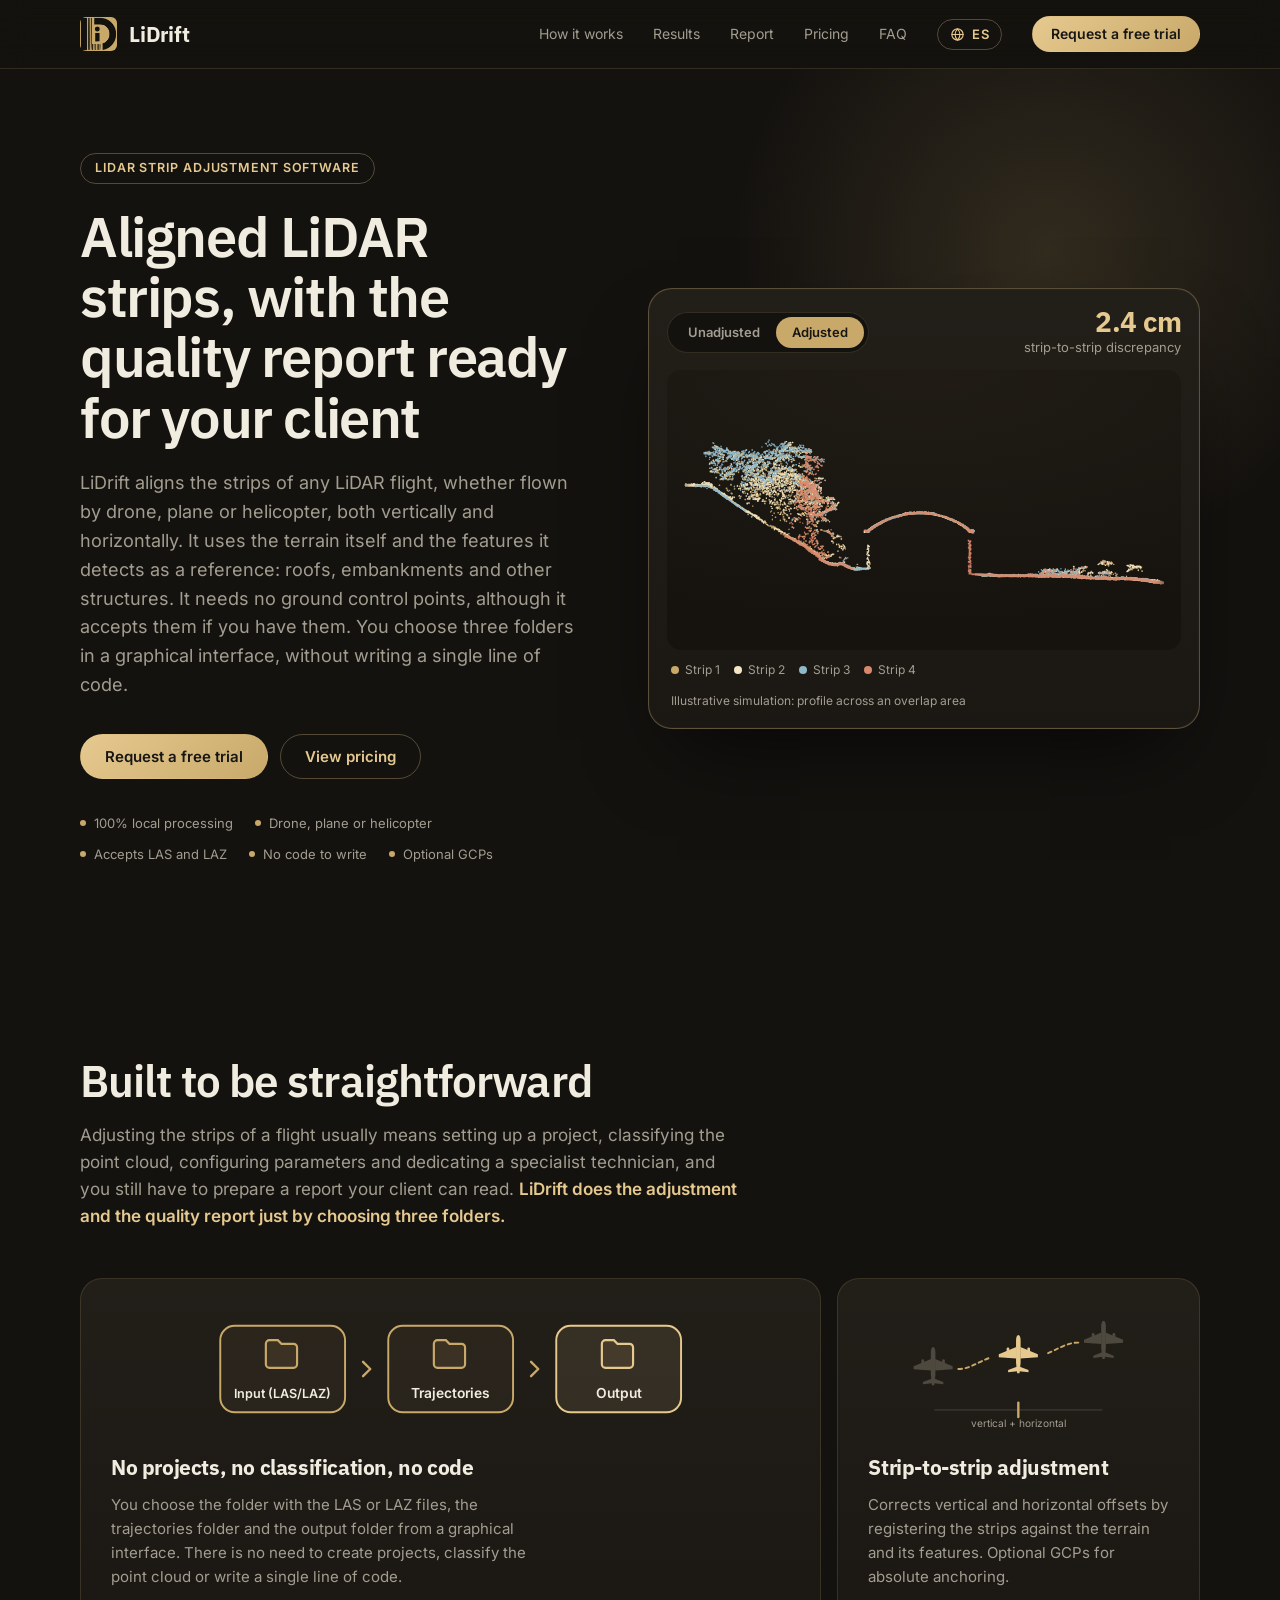
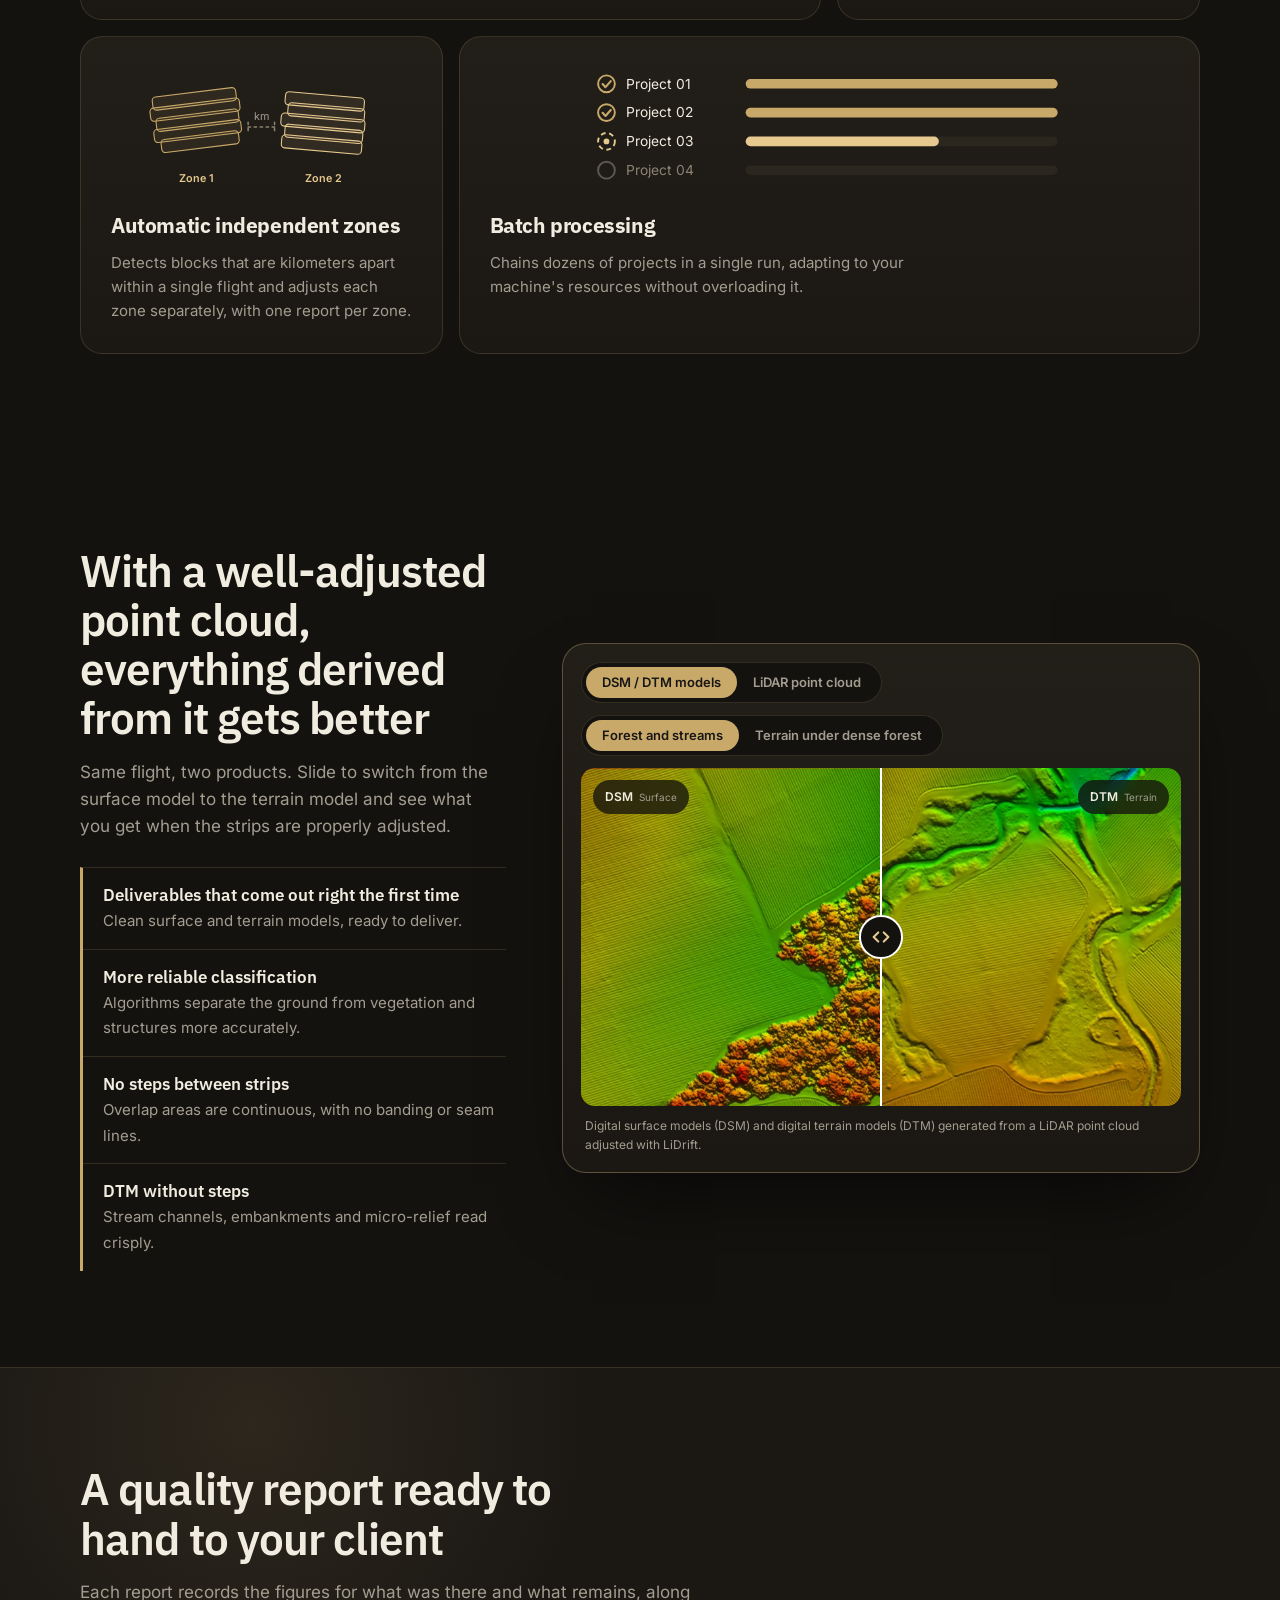
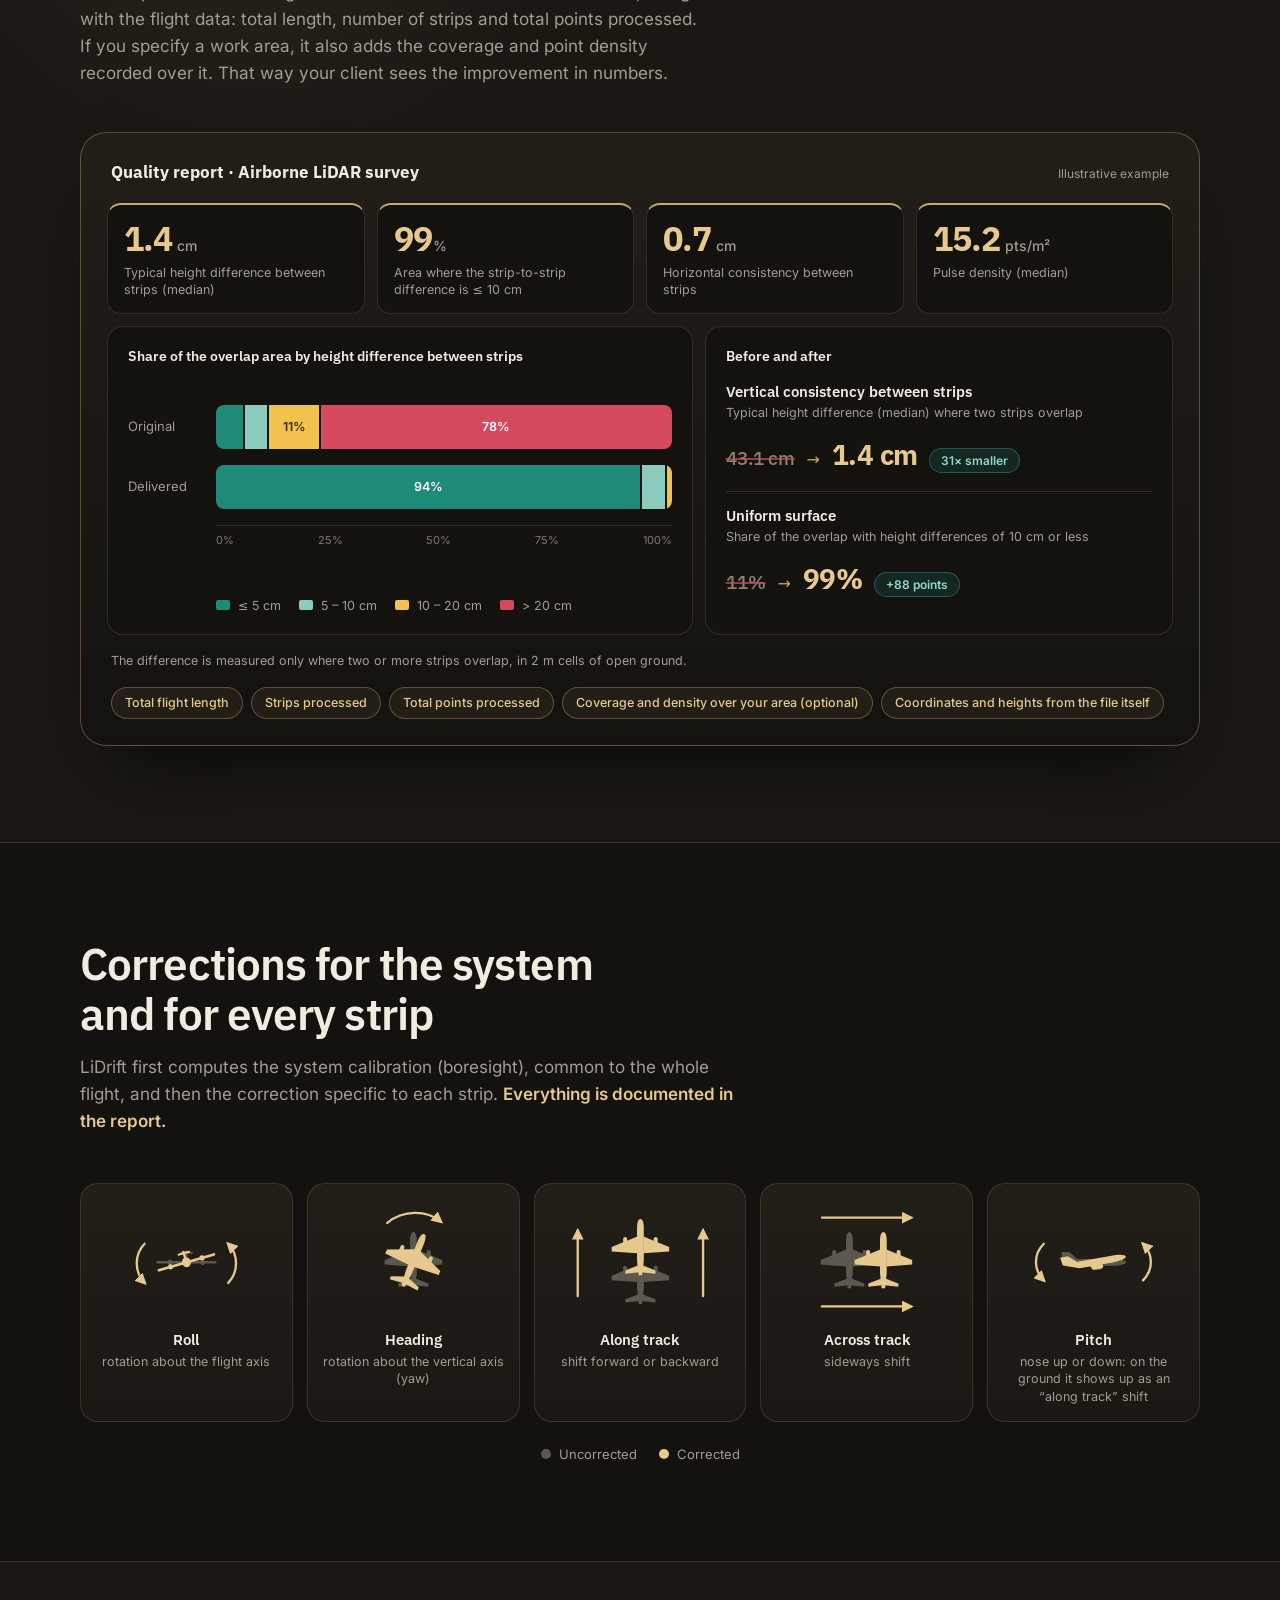
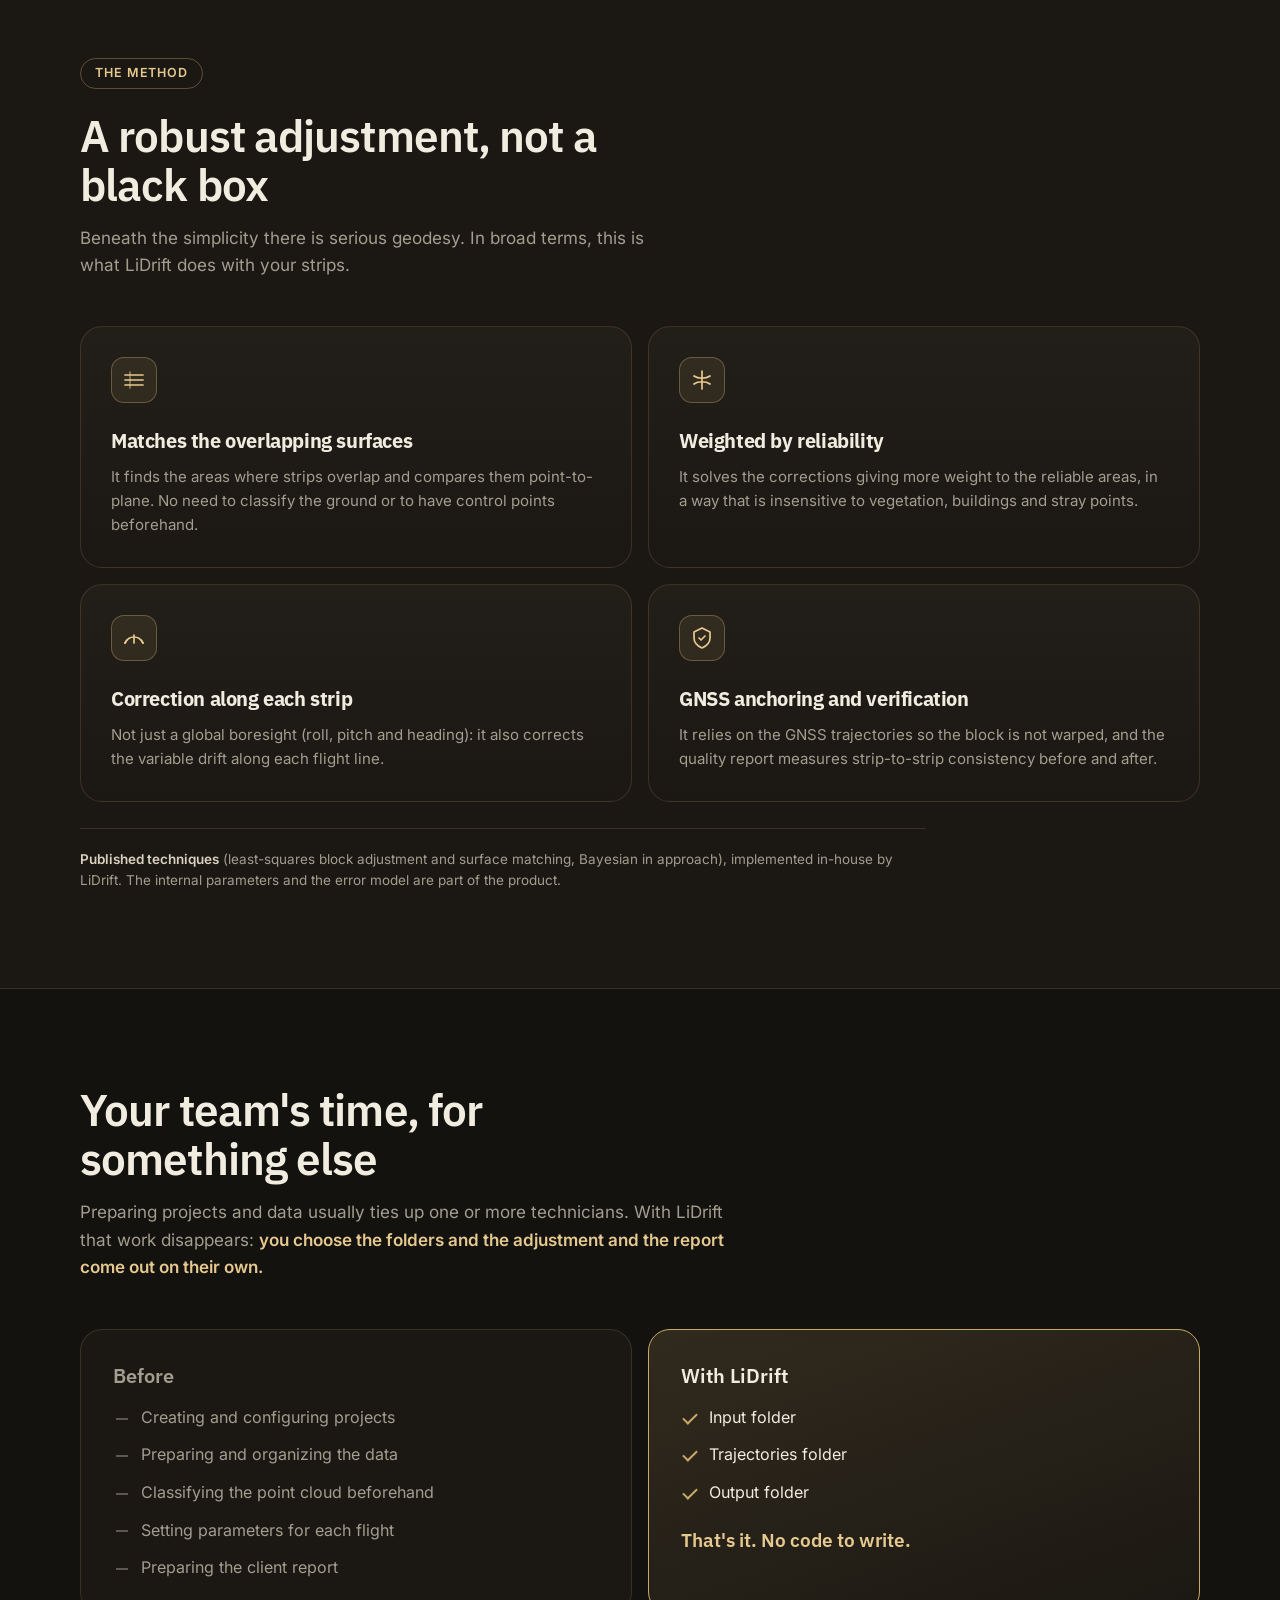
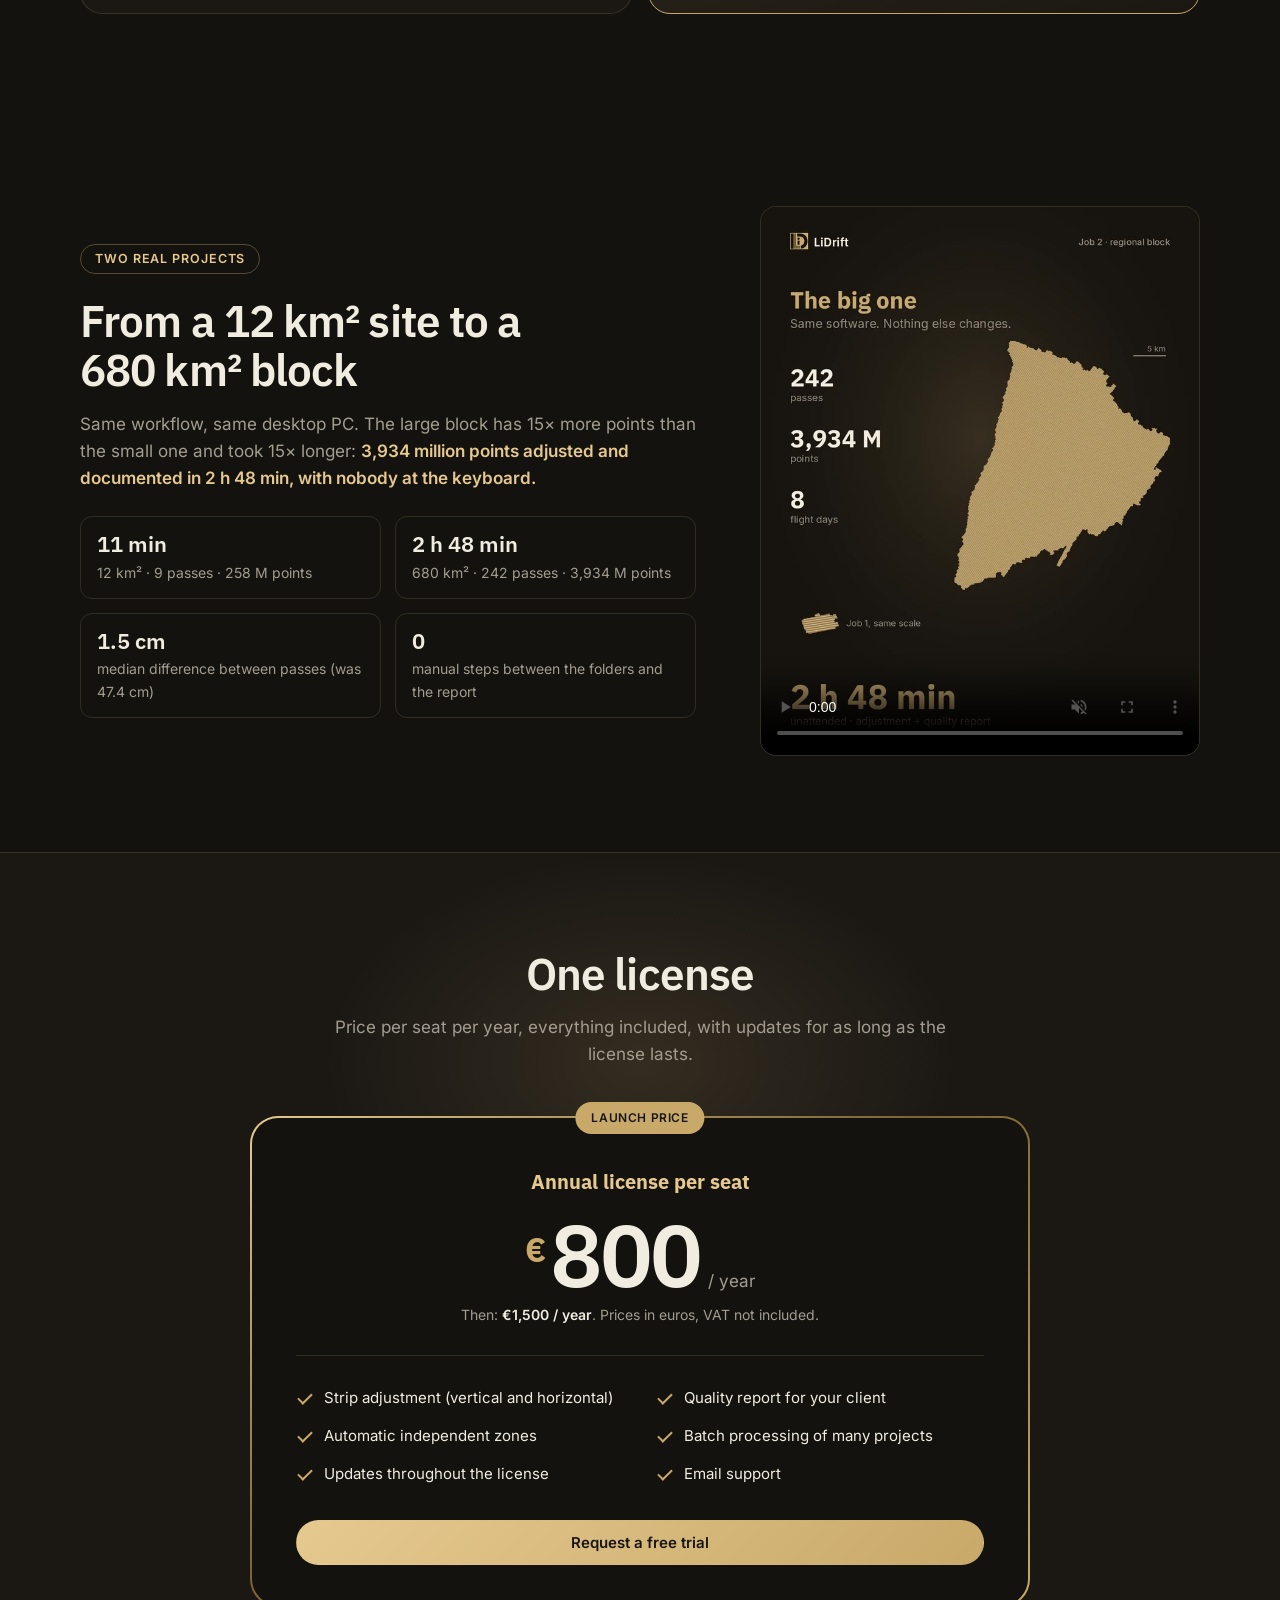
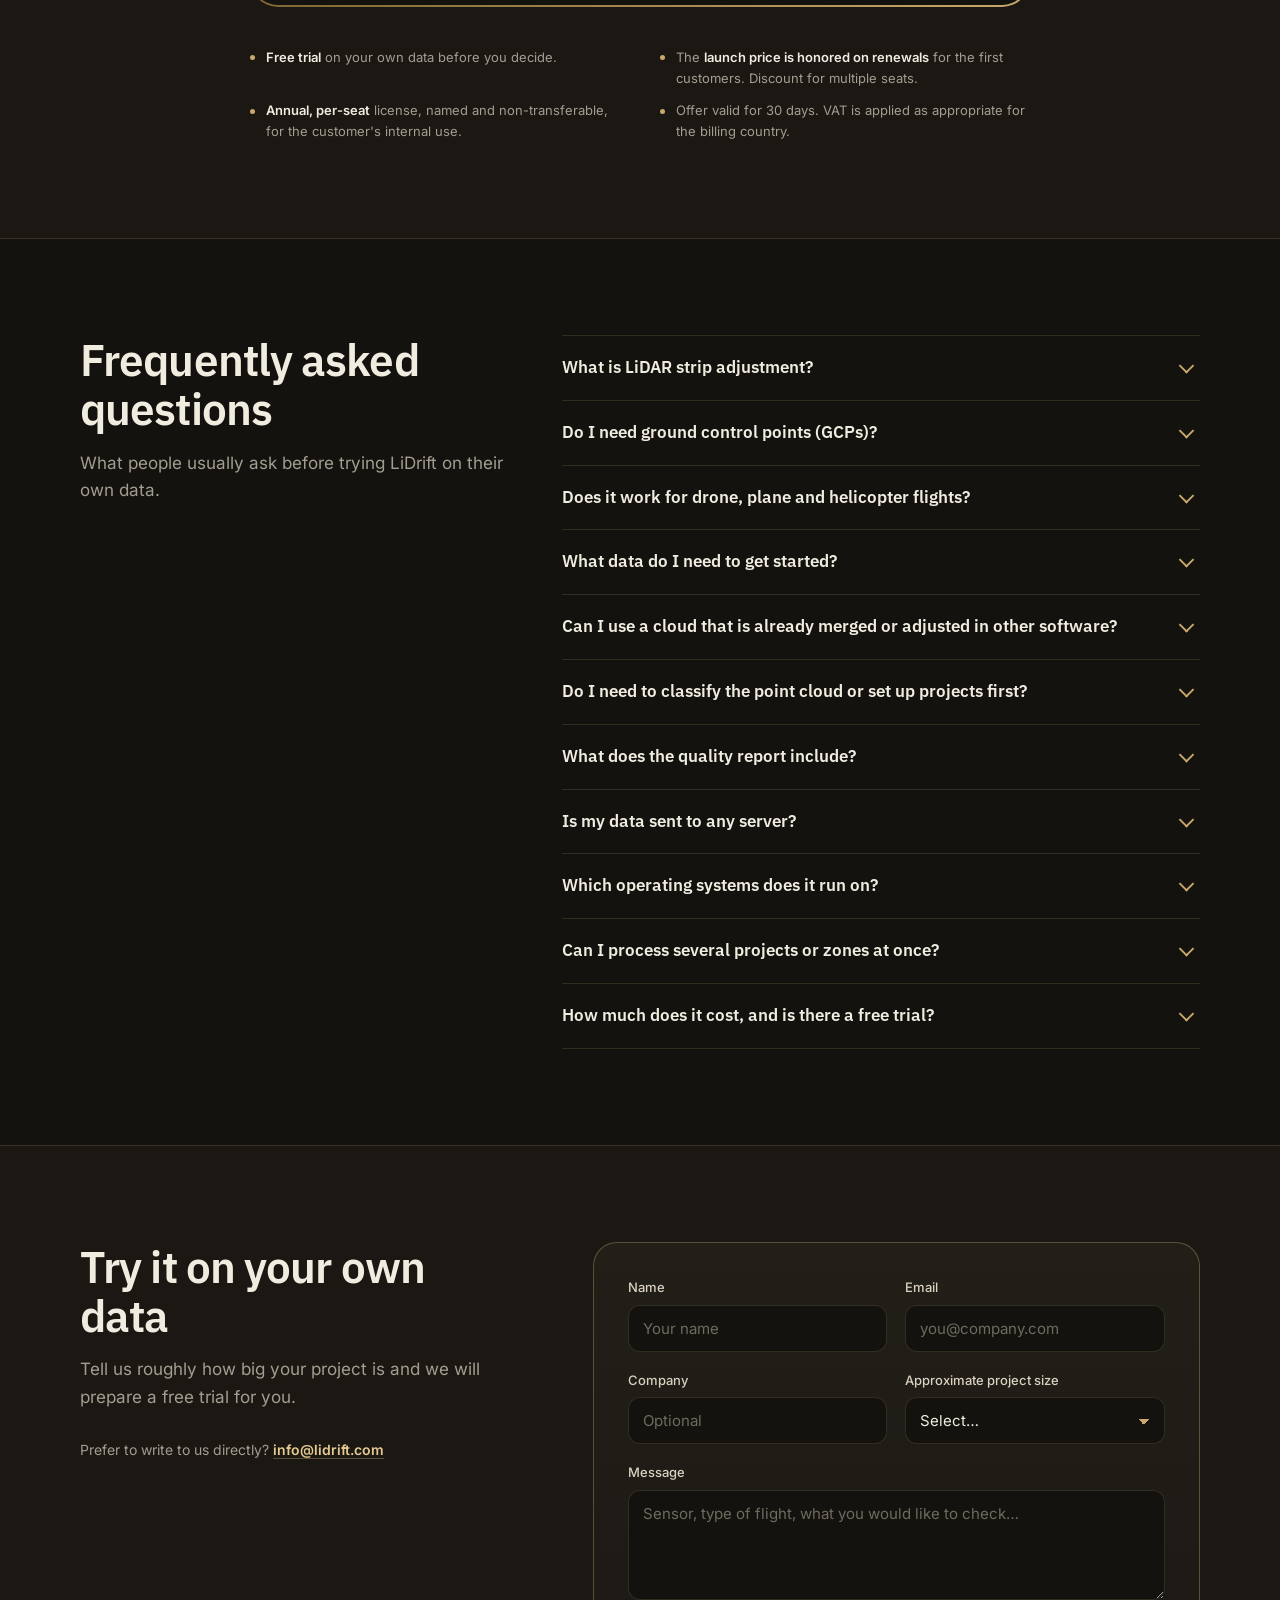
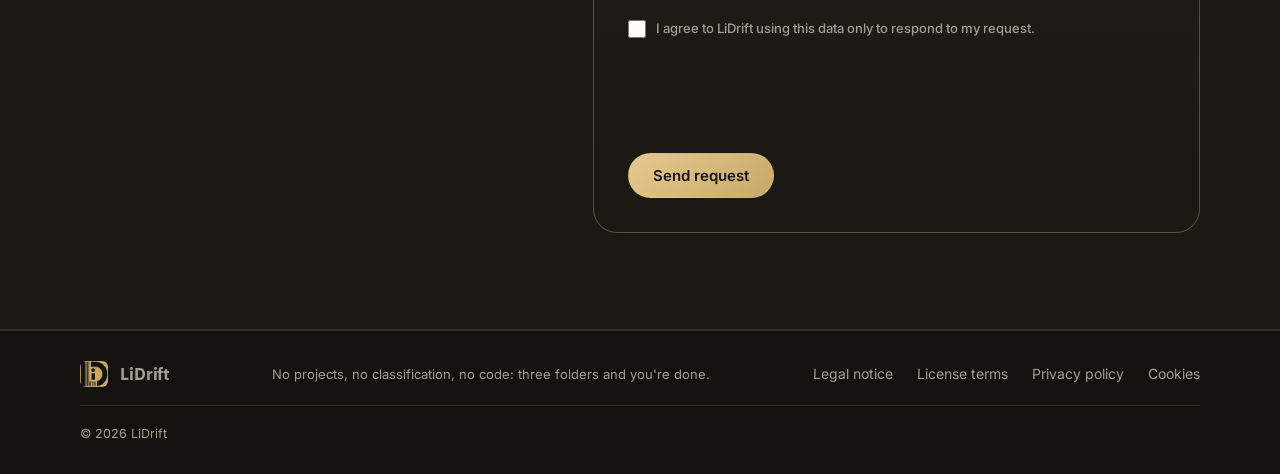
<file: index.html>
<!DOCTYPE html>
<html lang="en">
<head>
<meta charset="utf-8">
<meta name="viewport" content="width=device-width, initial-scale=1">
<title>LiDAR Strip Adjustment Software | LiDrift</title>
<meta name="description" content="Software that adjusts LiDAR strips from drone, aircraft or helicopter flights, vertically and horizontally, and produces the client-ready quality report. No projects, no classification. Free trial.">
<meta name="theme-color" content="#14120f">
<meta name="robots" content="index,follow,max-image-preview:large">
<link rel="canonical" href="https://lidrift.com/">
<link rel="alternate" hreflang="en" href="https://lidrift.com/">
<link rel="alternate" hreflang="es" href="https://lidrift.com/es/">
<link rel="alternate" hreflang="x-default" href="https://lidrift.com/">
<meta property="og:site_name" content="LiDrift">
<meta property="og:locale" content="en_US">
<meta property="og:locale:alternate" content="es_ES">
<meta property="og:type" content="website">
<meta property="og:url" content="https://lidrift.com/">
<meta property="og:title" content="LiDrift – LiDAR strip adjustment and quality report">
<meta property="og:description" content="Automatic strip-to-strip adjustment and a client-ready quality report. Local processing, annual per-seat license and free trial.">
<meta property="og:image" content="https://lidrift.com/img/og-lidrift-en.png">
<meta property="og:image:width" content="1200">
<meta property="og:image:height" content="630">
<meta property="og:image:alt" content="LiDrift: LiDAR point cloud profile with four strips aligned after adjustment">
<meta name="twitter:card" content="summary_large_image">
<meta name="twitter:title" content="LiDrift – LiDAR strip adjustment and quality report">
<meta name="twitter:description" content="Automatic strip-to-strip adjustment and a client-ready quality report. Local processing, annual per-seat license and free trial.">
<meta name="twitter:image" content="https://lidrift.com/img/og-lidrift-en.png">
<link rel="icon" type="image/png" href="icon.png">
<link rel="apple-touch-icon" href="icon.png">
<link rel="preload" href="fonts/inter-latin-400-normal.woff2" as="font" type="font/woff2" crossorigin>
<link rel="preload" href="fonts/ibm-plex-sans-latin-600-normal.woff2" as="font" type="font/woff2" crossorigin>
<style>
@font-face{font-family:"Inter";font-style:normal;font-weight:400;font-display:swap;src:url("fonts/inter-latin-400-normal.woff2") format("woff2")}
@font-face{font-family:"Inter";font-style:normal;font-weight:500;font-display:swap;src:url("fonts/inter-latin-500-normal.woff2") format("woff2")}
@font-face{font-family:"Inter";font-style:normal;font-weight:600;font-display:swap;src:url("fonts/inter-latin-600-normal.woff2") format("woff2")}
@font-face{font-family:"IBM Plex Sans";font-style:normal;font-weight:500;font-display:swap;src:url("fonts/ibm-plex-sans-latin-500-normal.woff2") format("woff2")}
@font-face{font-family:"IBM Plex Sans";font-style:normal;font-weight:600;font-display:swap;src:url("fonts/ibm-plex-sans-latin-600-normal.woff2") format("woff2")}
@font-face{font-family:"IBM Plex Sans";font-style:normal;font-weight:700;font-display:swap;src:url("fonts/ibm-plex-sans-latin-700-normal.woff2") format("woff2")}
</style>
<script type="application/ld+json">
{
 "@context": "https://schema.org",
 "@graph": [
  {
   "@type": "Organization",
   "@id": "https://lidrift.com/#org",
   "name": "LiDrift",
   "url": "https://lidrift.com/",
   "logo": "https://lidrift.com/logo.png",
   "email": "info@lidrift.com"
  },
  {
   "@type": "WebSite",
   "@id": "https://lidrift.com/#web",
   "url": "https://lidrift.com/",
   "name": "LiDrift",
   "inLanguage": "en",
   "publisher": {
    "@id": "https://lidrift.com/#org"
   }
  },
  {
   "@type": "SoftwareApplication",
   "@id": "https://lidrift.com/#app",
   "name": "LiDrift",
   "url": "https://lidrift.com/",
   "description": "Software that adjusts LiDAR strips from drone, aircraft or helicopter flights, vertically and horizontally, and produces the client-ready quality report. No projects, no classification. Free trial.",
   "applicationCategory": "BusinessApplication",
   "inLanguage": "en",
   "image": "https://lidrift.com/img/og-lidrift-en.png",
   "publisher": {
    "@id": "https://lidrift.com/#org"
   },
   "featureList": [
    "LiDAR strip adjustment, vertical and horizontal",
    "Quality report for your client",
    "Automatic independent zones",
    "Batch processing of many projects",
    "Optional ground control points (GCPs)",
    "Procesado 100 % local"
   ],
   "offers": {
    "@type": "Offer",
    "url": "https://lidrift.com/#pricing",
    "price": "800",
    "priceCurrency": "EUR",
    "description": "Annual per-seat license, launch price. Afterwards €1,500 per year. VAT not included.",
    "priceSpecification": {
     "@type": "UnitPriceSpecification",
     "price": "800",
     "priceCurrency": "EUR",
     "unitCode": "ANN",
     "valueAddedTaxIncluded": false
    }
   }
  },
  {
   "@type": "FAQPage",
   "@id": "https://lidrift.com/#faq",
   "mainEntity": [
    {
     "@type": "Question",
     "name": "What is LiDAR strip adjustment?",
     "acceptedAnswer": {
      "@type": "Answer",
      "text": "It means correcting the small position and orientation errors of each strip in a flight so that the overlap areas match vertically and horizontally. LiDrift does it using the terrain and its features as a reference: roofs, embankments and other structures."
     }
    },
    {
     "@type": "Question",
     "name": "Do I need ground control points (GCPs)?",
     "acceptedAnswer": {
      "@type": "Answer",
      "text": "No. LiDrift adjusts the strips to one another without control points. If you have them, it accepts them for absolute anchoring, and the report then adds the vertical accuracy (mean error and RMSE against the control points)."
     }
    },
    {
     "@type": "Question",
     "name": "Does it work for drone, plane and helicopter flights?",
     "acceptedAnswer": {
      "@type": "Answer",
      "text": "Yes. LiDrift adjusts the strips from any platform, as long as you have the LAS or LAZ files of the flight and their trajectories."
     }
    },
    {
     "@type": "Question",
     "name": "What data do I need to get started?",
     "acceptedAnswer": {
      "@type": "Answer",
      "text": "The LAS or LAZ files of the flight and the trajectories of the platform (plane, helicopter or drone), each in its own folder, plus an output folder. The coordinate system and the height type are read from the file header."
     }
    },
    {
     "@type": "Question",
     "name": "Do I need to classify the point cloud or set up projects first?",
     "acceptedAnswer": {
      "@type": "Answer",
      "text": "No. There is no need to create projects, classify the point cloud or write a single line of code: you choose the three folders in a graphical interface and LiDrift does the rest."
     }
    },
    {
     "@type": "Question",
     "name": "What does the quality report include?",
     "acceptedAnswer": {
      "@type": "Answer",
      "text": "For each zone: the consistency between strips before and after adjustment, the overlap coverage and the number of strips, the pulse density and, if you use GCPs, the vertical accuracy. It also includes the flight data: total length, strips and total points processed. If you specify a work area, it adds the coverage and density recorded over it. It also documents the corrections applied to each strip."
     }
    },
    {
     "@type": "Question",
     "name": "Is my data sent to any server?",
     "acceptedAnswer": {
      "@type": "Answer",
      "text": "No. Processing is 100% local: LiDrift does not send your data anywhere."
     }
    },
    {
     "@type": "Question",
     "name": "Can I process several projects or zones at once?",
     "acceptedAnswer": {
      "@type": "Answer",
      "text": "Yes. LiDrift detects blocks that are kilometers apart within a single flight and adjusts each zone separately, with one report per zone. It can also chain dozens of projects in a single run."
     }
    },
    {
     "@type": "Question",
     "name": "How much does it cost, and is there a free trial?",
     "acceptedAnswer": {
      "@type": "Answer",
      "text": "The license is annual and per seat: €800 per year as the launch price and €1,500 per year afterwards, VAT not included. You can request a free trial on your own data before you decide."
     }
    }
   ]
  }
 ]
}
</script>
<style>
:root{
  --bg:#14120f; --bg-2:#1b1814; --bg-3:#221e18;
  --line:rgba(230,201,143,.14); --line-strong:rgba(230,201,143,.3);
  --gold:#c8a96a; --gold-light:#e6c98f; --gold-deep:#7d6330;
  --text:#f1ece0; --muted:#a39d90; --paper:#f7f4ec; --ink:#181614;
  --display:"IBM Plex Sans",Inter,system-ui,sans-serif;
  --body:Inter,system-ui,-apple-system,"Segoe UI",sans-serif;
}
*{box-sizing:border-box;margin:0;padding:0}
html{scroll-behavior:smooth;scroll-padding-top:84px}
body{font-family:var(--body);background:var(--bg);color:var(--text);line-height:1.6;-webkit-font-smoothing:antialiased;overflow-x:hidden}
a{color:inherit}
:focus-visible{outline:2px solid var(--gold-light);outline-offset:3px;border-radius:6px}
.wrap{width:min(1120px,100% - 40px);margin-inline:auto}
h1,h2,h3{font-family:var(--display)}

/* Buttons */
.btn{display:inline-flex;align-items:center;justify-content:center;gap:8px;text-decoration:none;font:600 15px/1 var(--body);padding:14px 24px;border-radius:999px;border:1px solid var(--line-strong);color:var(--gold-light);background:transparent;cursor:pointer;transition:background .2s,color .2s,border-color .2s,transform .2s}
.btn:hover{border-color:var(--gold);background:rgba(200,169,106,.1)}
.btn.solid{background:linear-gradient(135deg,#e6c98f,#c8a96a);color:var(--ink);border-color:transparent}
.btn.solid:hover{background:linear-gradient(135deg,#f0d9a8,#d4b676);transform:translateY(-1px)}
.btn.small{padding:10px 18px;font-size:14px}

/* Navigation */
header{position:sticky;top:0;z-index:50;background:rgba(20,18,15,.72);backdrop-filter:blur(14px);-webkit-backdrop-filter:blur(14px);border-bottom:1px solid var(--line)}
.bar{display:flex;align-items:center;justify-content:space-between;gap:20px;height:68px}
.brand{display:flex;align-items:center;gap:12px;text-decoration:none;font:700 21px/1 var(--display);letter-spacing:-.2px}
.brand img{height:34px;width:auto;border-radius:6px;display:block}
nav{display:flex;align-items:center;gap:30px;font-size:14px;color:var(--muted)}
nav a{text-decoration:none;transition:color .2s}
nav a:not(.btn):not(.lang):hover{color:var(--gold-light)}
.lang{display:inline-flex;align-items:center;gap:7px;border:1px solid var(--line-strong);border-radius:99px;padding:7px 12px;font:600 13px/1 var(--body);letter-spacing:.4px;color:var(--gold-light);transition:background .2s,border-color .2s}
.lang svg{width:15px;height:15px;flex:none}
.lang:hover{border-color:var(--gold);background:rgba(200,169,106,.1)}
.nav-sm{display:none}
nav .btn{white-space:nowrap}
@media (max-width:520px){.nav-lg{display:none}.nav-sm{display:inline}nav{gap:8px}.bar{gap:10px}.btn.small{padding:10px 14px}.lang{padding:7px 10px}}
@media (max-width:400px){.brand{font-size:18px;gap:8px}.brand img{height:28px}.btn.small{padding:10px 12px;font-size:13px}}
@media (max-width:340px){.brand{font-size:16px;gap:7px}.brand img{height:26px}.btn.small{padding:10px 10px;font-size:12.5px}.lang{padding:7px 8px;gap:5px}}

/* Hero */
.hero{position:relative;padding:84px 0 96px;overflow:hidden}
.hero:before{content:"";position:absolute;inset:-20% -10% auto auto;width:720px;height:720px;background:radial-gradient(circle,rgba(200,169,106,.16),transparent 62%);pointer-events:none}
.hero .wrap{position:relative;display:grid;grid-template-columns:1fr 1.08fr;gap:56px;align-items:center}
h1{font-size:clamp(34px,4.6vw,56px);line-height:1.08;font-weight:600;letter-spacing:-1.4px;margin-bottom:22px}
.lead{font-size:18px;color:var(--muted);max-width:50ch;margin-bottom:34px}
.actions{display:flex;gap:12px;flex-wrap:wrap}
.facts{display:flex;gap:10px 22px;flex-wrap:wrap;margin-top:34px;font-size:13px;color:var(--muted)}
.facts span{display:inline-flex;align-items:center;gap:8px}
.facts span:before{content:"";width:6px;height:6px;border-radius:50%;background:var(--gold)}

.demo{background:linear-gradient(180deg,var(--bg-3),var(--bg-2));border:1px solid var(--line-strong);border-radius:24px;padding:18px;box-shadow:0 40px 80px -30px rgba(0,0,0,.7),0 0 0 1px rgba(255,255,255,.02) inset}
.demo-top{display:flex;align-items:center;justify-content:space-between;gap:12px;flex-wrap:wrap;margin-bottom:12px}
.seg{display:inline-flex;background:var(--bg);border:1px solid var(--line);border-radius:999px;padding:4px}
.seg button{font:600 13px/1 var(--body);color:var(--muted);background:none;border:0;padding:9px 16px;border-radius:999px;cursor:pointer;transition:background .25s,color .25s}
.seg button[aria-pressed="true"]{background:var(--gold);color:var(--ink)}
.readout{font-size:13px;color:var(--muted);text-align:right}
.readout b{display:block;font:700 28px/1.05 var(--display);color:var(--gold-light);letter-spacing:-.5px;font-variant-numeric:tabular-nums}
canvas{display:block;width:100%;height:280px;border-radius:14px;background:radial-gradient(120% 90% at 50% 0,#201c15,#16130f)}
.demo figcaption{font-size:12px;color:var(--muted);margin-top:10px;padding-inline:4px;display:flex;justify-content:space-between;gap:12px;flex-wrap:wrap}
.legend{display:flex;gap:14px}
.legend i{display:inline-block;width:8px;height:8px;border-radius:50%;margin-right:6px;vertical-align:baseline}

/* Sections */
section{padding:96px 0}
h2{font-size:clamp(28px,3.6vw,44px);line-height:1.12;font-weight:600;letter-spacing:-.9px;margin-bottom:16px;max-width:22ch}
.intro{max-width:60ch;color:var(--muted);font-size:17px;margin-bottom:48px}
.intro strong{color:var(--gold-light);font-weight:600}

/* Bento */
.bento{display:grid;grid-template-columns:repeat(6,1fr);gap:16px}
.cell{background:linear-gradient(180deg,var(--bg-3),var(--bg-2));border:1px solid var(--line);border-radius:22px;padding:30px;transition:border-color .25s}
.cell:hover{border-color:var(--line-strong)}
.cell:nth-child(1){grid-column:span 4}
.cell:nth-child(2){grid-column:span 2}
.cell:nth-child(3){grid-column:span 2}
.cell:nth-child(4){grid-column:span 4}
.cell svg{width:100%;height:auto;display:block;margin-bottom:22px;max-height:120px}
.cell h3{font-size:21px;font-weight:700;letter-spacing:-.4px;margin-bottom:8px}
.cell p{color:var(--muted);font-size:15px;max-width:48ch}


/* DSM / DTM slider */
.cmp-sec .wrap{display:grid;grid-template-columns:.8fr 1.2fr;gap:56px;align-items:center}
.cmp-sec .intro{margin-bottom:28px}
.gains{list-style:none;display:grid;gap:0}
.gains li{padding:16px 0 16px 20px;border-top:1px solid var(--line);border-left:3px solid var(--gold);margin-top:-1px}
.gains b{display:block;font:600 17px var(--display);margin-bottom:2px}
.gains span{color:var(--muted);font-size:15px}
.cmp-card{background:linear-gradient(180deg,var(--bg-3),var(--bg-2));border:1px solid var(--line-strong);border-radius:24px;padding:18px;box-shadow:0 40px 80px -30px rgba(0,0,0,.7)}
.cmp-top{display:flex;justify-content:space-between;align-items:center;gap:12px;flex-wrap:wrap;margin-bottom:12px}
.cmp-top p{font-size:13px;color:var(--muted)}
.cmp{--p:50%;position:relative;aspect-ratio:16/9;border-radius:14px;overflow:hidden;background:#000;user-select:none;-webkit-user-select:none;touch-action:pan-y}
.cmp img{position:absolute;inset:0;width:100%;height:100%;object-fit:cover;display:block;pointer-events:none}
.cmp .top{clip-path:inset(0 calc(100% - var(--p)) 0 0)}
.cmp .hd{position:absolute;top:0;bottom:0;left:var(--p);width:2px;background:#fff;transform:translateX(-1px);box-shadow:0 0 12px rgba(0,0,0,.5);pointer-events:none}
.cmp .hd i{position:absolute;top:50%;left:50%;width:44px;height:44px;margin:-22px 0 0 -22px;border-radius:50%;background:var(--bg);border:2px solid #fff;display:grid;place-items:center}
.cmp .hd svg{width:22px;height:22px}
.cmp .tg{position:absolute;top:12px;padding:7px 12px;border-radius:99px;background:rgba(20,18,15,.78);backdrop-filter:blur(6px);-webkit-backdrop-filter:blur(6px);font-size:12px;font-weight:600;color:var(--text);pointer-events:none}
.cmp .tg small{font-weight:400;color:var(--muted);margin-left:6px}
.cmp .tg.l{left:12px}.cmp .tg.r{right:12px}
.cmp input[type=range]{position:absolute;inset:0;width:100%;height:100%;margin:0;padding:0;border:0;border-radius:0;background:none;opacity:0;cursor:ew-resize;z-index:2}
.cmp:has(input:focus-visible){outline:2px solid var(--gold-light);outline-offset:3px}
.cmp-note{font-size:12px;color:var(--muted);margin-top:10px;padding-inline:4px}
@media (max-width:900px){.cmp-sec .wrap{grid-template-columns:1fr;gap:36px}}

/* Report */
.report{position:relative;background:var(--bg-2);border-block:1px solid var(--line);overflow:hidden}
.report:before{content:"";position:absolute;left:-10%;top:-30%;width:760px;height:760px;background:radial-gradient(circle,rgba(200,169,106,.10),transparent 62%);pointer-events:none}
.report .wrap{position:relative}
.report .head{max-width:62ch;margin-bottom:44px}
.report .head .intro{margin-bottom:0}
.rp{--c1:#1f8a78;--c2:#8ecbbf;--c3:#f2c14e;--c4:#d64a5f;--c5:#cfd2d8;background:linear-gradient(180deg,var(--bg-3),var(--bg));border:1px solid var(--line-strong);border-radius:26px;padding:26px;box-shadow:0 40px 80px -30px rgba(0,0,0,.7)}
.rp-top{display:flex;justify-content:space-between;align-items:baseline;gap:12px;flex-wrap:wrap;padding:2px 4px 20px}
.rp-top b{font:700 17px var(--display)}
.rp-top span{font-size:12px;color:var(--muted)}
.kpis{display:grid;grid-template-columns:repeat(4,1fr);gap:12px}
.kpi{background:var(--bg);border:1px solid var(--line);border-top:2px solid var(--gold);border-radius:14px;padding:16px 16px 14px}
.kpi b{display:block;font:700 34px/1 var(--display);color:var(--gold-light);letter-spacing:-1px;font-variant-numeric:tabular-nums}
.kpi b small{font:500 14px var(--body);color:var(--muted);letter-spacing:0;margin-left:5px}
.kpi p{font-size:12.5px;color:var(--muted);line-height:1.4;margin-top:9px}
.rp-leg{list-style:none;display:flex;gap:8px 18px;flex-wrap:wrap;margin:14px 0 0 88px;font-size:12.5px;color:var(--muted)}
.rp-leg i{display:inline-block;width:14px;height:10px;border-radius:2px;margin-right:8px;vertical-align:baseline}
.rp-low{display:grid;grid-template-columns:1.25fr 1fr;gap:12px;margin-top:12px}
.rp-box{background:var(--bg);border:1px solid var(--line);border-radius:16px;padding:20px 20px 18px}
.rp-box{display:flex;flex-direction:column}
.dist-body{flex:1;display:flex;flex-direction:column;justify-content:center;padding-bottom:10px}
.rp-box h4{font:600 14px/1.35 var(--display);margin-bottom:16px}
.d-row{display:grid;grid-template-columns:78px 1fr;align-items:center;gap:10px;margin-bottom:16px}
.d-lbl{font-size:13px;color:var(--muted)}
.d-bar{display:flex;gap:2px;height:44px;border-radius:8px;overflow:hidden}
.bseg{display:flex;align-items:center;justify-content:center;flex:0 1 var(--w);min-width:0;overflow:hidden;white-space:nowrap;font:700 12.5px var(--body);font-style:normal;color:#fff;transition:flex-basis 1.1s cubic-bezier(.2,.7,.2,1)}
.rp.armed .bseg{flex-basis:0}
.rp.armed.in .bseg{flex-basis:var(--w)}
.bseg.c1{background:var(--c1)}.bseg.c2{background:var(--c2)}.bseg.c3{background:var(--c3);color:#3a2d08}.bseg.c4{background:var(--c4)}
.d-axis{display:flex;justify-content:space-between;margin-left:88px;font-size:11px;color:#7d786c;border-top:1px solid var(--line);padding-top:6px}
.ba{padding:14px 0;border-top:1px solid var(--line)}
.ba:first-of-type{border-top:0;padding-top:0}
.ba b{display:block;font:600 15px var(--display)}
.ba>span{display:block;font-size:12.5px;color:var(--muted);margin-top:2px}
.ba-v{display:flex;align-items:baseline;flex-wrap:wrap;gap:6px 12px;margin-top:10px;font-family:var(--display);font-variant-numeric:tabular-nums}
.ba-v s{font-size:19px;font-weight:500;color:#8a8372;text-decoration-color:rgba(214,74,95,.7);text-decoration-thickness:2px}
.ba-v i{color:var(--gold);font-style:normal}
.ba-v strong{font-size:28px;font-weight:700;color:var(--gold-light);letter-spacing:-.6px}
.ba-v em{font:600 12px var(--body);font-style:normal;color:#8fd9c8;background:rgba(31,138,120,.18);border:1px solid rgba(63,182,160,.35);border-radius:99px;padding:4px 11px}
.rp-note{font-size:12.5px;color:var(--muted);margin:16px 4px 0;max-width:90ch}
.rp-foot{display:flex;gap:8px;flex-wrap:wrap;margin:16px 4px 0}
.rp-foot span{font-size:12.5px;color:var(--gold-light);background:rgba(200,169,106,.08);border:1px solid var(--line-strong);border-radius:99px;padding:5px 13px;font-weight:500}
@media (max-width:900px){
  .kpis{grid-template-columns:1fr 1fr}
  .rp-low{grid-template-columns:1fr}
  .rp{padding:18px 14px}
}
@media (max-width:480px){.d-row{grid-template-columns:1fr;gap:4px}.d-axis,.rp-leg{margin-left:0}}

/* Corrections */
.parts{display:grid;grid-template-columns:repeat(auto-fit,minmax(170px,1fr));gap:14px}
.part{background:linear-gradient(180deg,var(--bg-3),var(--bg-2));border:1px solid var(--line);border-radius:18px;padding:18px 14px 16px;text-align:center}
.part svg{width:100%;height:auto;display:block;margin-bottom:10px}
.part b{display:block;font:600 15px var(--display);margin-bottom:4px}
.part span{display:block;font-size:12.5px;color:var(--muted);line-height:1.4}
.key{display:flex;gap:22px;justify-content:center;margin-top:22px;font-size:13px;color:var(--muted)}
.key i{display:inline-block;width:10px;height:10px;border-radius:50%;margin-right:8px}

/* Three folders */
.alt{background:var(--bg-2);border-block:1px solid var(--line)}
.wrap.two{display:grid;grid-template-columns:1fr 1fr;gap:64px;align-items:center}
.folders{list-style:none;counter-reset:f;display:grid;gap:0;margin-bottom:26px}
.folders li{counter-increment:f;position:relative;padding:16px 0 16px 56px;border-top:1px solid var(--line)}
.folders li:last-child{border-bottom:1px solid var(--line)}
.folders li:before{content:counter(f);position:absolute;left:0;top:16px;width:36px;height:36px;border-radius:50%;border:1px solid var(--gold);display:grid;place-items:center;color:var(--gold-light);font:700 15px var(--display)}
.folders b{display:block;font:600 17px var(--display)}
.folders span{color:var(--muted);font-size:15px}
.note{padding:16px 20px;border:1px solid var(--line);border-radius:14px;color:var(--muted);font-size:14px;max-width:62ch}
.win{background:var(--bg);border:1px solid var(--line-strong);border-radius:16px;overflow:hidden;box-shadow:0 40px 80px -30px rgba(0,0,0,.7)}
.win-bar{display:flex;align-items:center;gap:7px;padding:12px 16px;background:var(--bg-3);border-bottom:1px solid var(--line);font-size:12px;color:var(--muted)}
.win-bar i{width:10px;height:10px;border-radius:50%;background:#3a352d}
.win-bar span{margin-left:10px}
.win-body{padding:22px;display:grid;gap:16px}
.pick label{display:block;font-size:12px;color:var(--muted);margin-bottom:6px}
.fld{display:flex;align-items:center;justify-content:space-between;gap:10px;border:1px solid var(--line);border-radius:10px;padding:9px 10px 9px 14px;background:var(--bg-2);font-size:14px}
.fld span{color:#d9d2c0;overflow:hidden;text-overflow:ellipsis;white-space:nowrap}
.fld b{font-size:12px;font-weight:600;color:var(--gold-light);border:1px solid var(--line-strong);border-radius:8px;padding:5px 12px}
.go{margin-top:6px;text-align:center;font-weight:600;font-size:15px;color:var(--ink);background:linear-gradient(135deg,#e6c98f,#c8a96a);border-radius:12px;padding:14px}
.win figcaption{font-size:12px;color:var(--muted);padding:0 22px 16px}

/* Method */
.method{background:var(--bg-2);border-block:1px solid var(--line)}
.method .head{max-width:60ch;margin-bottom:46px}
.method .intro{margin-bottom:0}
.mgrid{display:grid;grid-template-columns:1fr 1fr;gap:16px}
.mcard{background:linear-gradient(180deg,var(--bg-3),var(--bg-2));border:1px solid var(--line);border-radius:22px;padding:30px;transition:border-color .25s}
.mcard:hover{border-color:var(--line-strong)}
.mic{width:46px;height:46px;border-radius:13px;display:grid;place-items:center;background:rgba(200,169,106,.1);border:1px solid var(--line-strong);margin-bottom:22px}
.mic svg{width:24px;height:24px;display:block}
.mcard h3{font-size:20px;font-weight:700;letter-spacing:-.4px;margin-bottom:8px}
.mcard p{color:var(--muted);font-size:15px}
.mfoot{margin-top:26px;padding-top:20px;border-top:1px solid var(--line);font-size:13.5px;color:var(--muted);max-width:94ch}
.mfoot b{color:#d9d2c0;font-weight:600}
@media (max-width:760px){.mgrid{grid-template-columns:1fr}}

/* Time */
.vs{display:grid;grid-template-columns:1fr 1fr;gap:16px}
.vs>div{border-radius:22px;padding:32px}
.vs h3{font:600 20px var(--display);margin-bottom:16px}
.vs ul{list-style:none;display:grid;gap:12px}
.vs li{padding-left:28px;position:relative;font-size:16px}
.vs-a{border:1px solid var(--line);background:var(--bg-2);color:var(--muted)}
.vs-a li:before{content:"";position:absolute;left:3px;top:.8em;width:12px;border-top:2px solid #5d584d}
.vs-b{border:1px solid var(--gold);background:linear-gradient(160deg,rgba(200,169,106,.16),rgba(200,169,106,.04))}
.vs-b li:before{content:"";position:absolute;left:2px;top:.5em;width:12px;height:6px;border-left:2px solid var(--gold);border-bottom:2px solid var(--gold);transform:rotate(-45deg)}
.vs-b p{margin-top:22px;font:600 19px var(--display);color:var(--gold-light)}
@media (max-width:900px){.wrap.two,.vs{grid-template-columns:1fr;gap:16px}.wrap.two{gap:36px}}

/* Steps */
.steps{display:grid;grid-template-columns:repeat(3,1fr);gap:0;position:relative;counter-reset:s}
.step{padding:0 32px 0 0;position:relative}
.step:before{counter-increment:s;content:counter(s);display:grid;place-items:center;width:44px;height:44px;border-radius:50%;border:1px solid var(--gold);color:var(--gold-light);font:700 17px var(--display);margin-bottom:20px;background:var(--bg);position:relative;z-index:1}
.step:after{content:"";position:absolute;left:44px;right:0;top:22px;border-top:1px dashed var(--line-strong)}
.step:last-child:after{display:none}
.step h3{font-size:21px;font-weight:700;letter-spacing:-.4px;margin-bottom:6px}
.step p{color:var(--muted);font-size:15px;max-width:30ch}
.note{margin-top:44px;padding:18px 22px;border:1px solid var(--line);border-radius:14px;color:var(--muted);font-size:14px;max-width:72ch}

/* Pricing */
.pricing{position:relative;overflow:hidden;background:var(--bg-2);border-block:1px solid var(--line)}
.pricing:before{content:"";position:absolute;left:50%;top:0;width:640px;height:420px;transform:translateX(-50%);background:radial-gradient(ellipse,rgba(200,169,106,.14),transparent 70%);pointer-events:none}
.pricing .wrap{position:relative}
.pricing h2,.pricing .intro{margin-inline:auto;text-align:center}
.plan{max-width:780px;margin-inline:auto;border-radius:28px;padding:2px;background:linear-gradient(145deg,#e6c98f,#7d6330 45%,#c8a96a);position:relative}
.plan-in{background:var(--bg);border-radius:26px;padding:48px 44px 40px}
.tag{position:absolute;top:-14px;left:50%;transform:translateX(-50%);background:var(--gold);color:var(--ink);font-weight:700;font-size:12px;letter-spacing:.6px;padding:6px 16px;border-radius:99px;white-space:nowrap}
.plan h3{text-align:center;color:var(--gold-light);font-weight:700;font-size:20px}
.price{text-align:center;margin:12px 0 6px;font-family:var(--display)}
.price b{font-size:88px;line-height:1;font-weight:600;color:var(--text);letter-spacing:-3px}
.price sup{font-size:34px;color:var(--gold);vertical-align:top;position:relative;top:12px;margin-right:4px;font-weight:700}
.price span{color:var(--muted);font:400 17px var(--body);margin-left:8px;letter-spacing:0}
.after{text-align:center;color:var(--muted);font-size:14px;padding-bottom:28px;border-bottom:1px solid var(--line)}
.after strong{color:var(--text)}
.checks{list-style:none;display:grid;grid-template-columns:1fr 1fr;gap:14px 32px;margin:30px 0 34px}
.checks li{padding-left:28px;position:relative;font-size:15px}
.checks li:before{content:"";position:absolute;left:2px;top:.5em;width:12px;height:6px;border-left:2px solid var(--gold);border-bottom:2px solid var(--gold);transform:rotate(-45deg)}
.plan .btn{display:flex;width:100%}
.cond{max-width:780px;margin:40px auto 0;display:grid;grid-template-columns:1fr 1fr;gap:12px 40px;font-size:13px;color:var(--muted)}
.cond p{padding-left:16px;position:relative}
.cond p:before{content:"";position:absolute;left:0;top:.65em;width:5px;height:5px;border-radius:50%;background:var(--gold)}
.cond strong{color:var(--text);font-weight:600}

/* Eyebrow and FAQ */
.eyebrow{display:inline-block;font:600 12.5px/1 var(--body);letter-spacing:.9px;text-transform:uppercase;color:var(--gold-light);border:1px solid var(--line-strong);border-radius:99px;padding:8px 14px;margin-bottom:22px}
.faq .wrap{display:grid;grid-template-columns:.8fr 1.2fr;gap:56px;align-items:start}
.faq h2{max-width:14ch}
.faq .intro{margin-bottom:0}
.qa{border-top:1px solid var(--line)}
.qa:last-child{border-bottom:1px solid var(--line)}
.qa summary{list-style:none;cursor:pointer;position:relative;padding:20px 44px 20px 0;font:600 17px/1.4 var(--display);transition:color .2s}
.qa summary::-webkit-details-marker{display:none}
.qa summary:hover{color:var(--gold-light)}
.qa summary:after{content:"";position:absolute;right:8px;top:50%;width:9px;height:9px;border-right:2px solid var(--gold);border-bottom:2px solid var(--gold);transform:translateY(-70%) rotate(45deg);transition:transform .2s}
.qa[open] summary:after{transform:translateY(-30%) rotate(-135deg)}
.qa p{color:var(--muted);font-size:15.5px;padding:0 44px 22px 0;max-width:64ch}
@media (max-width:900px){.faq .wrap{grid-template-columns:1fr;gap:28px}}

/* Contact */
.contact .wrap{display:grid;grid-template-columns:.85fr 1.15fr;gap:64px;align-items:start}
.contact h2{max-width:14ch}
.contact .intro{margin-bottom:28px}
.direct{font-size:14px;color:var(--muted)}
.direct a{color:var(--gold-light);font-weight:600;text-decoration:none;border-bottom:1px solid var(--line-strong)}
.form{background:linear-gradient(180deg,var(--bg-3),var(--bg-2));border:1px solid var(--line-strong);border-radius:24px;padding:34px;display:grid;grid-template-columns:1fr 1fr;gap:18px}
.field{display:flex;flex-direction:column;gap:7px}
.field.full{grid-column:1/-1}
label{font-size:13px;font-weight:500;color:#d9d2c0}
input,select,textarea{font:400 15px var(--body);color:var(--text);background:var(--bg);border:1px solid var(--line);border-radius:12px;padding:13px 14px;width:100%;transition:border-color .2s,box-shadow .2s;appearance:none;-webkit-appearance:none}
select{background-image:linear-gradient(45deg,transparent 50%,var(--gold) 50%),linear-gradient(135deg,var(--gold) 50%,transparent 50%);background-position:calc(100% - 20px) 52%,calc(100% - 14px) 52%;background-size:6px 6px;background-repeat:no-repeat;padding-right:36px}
textarea{resize:vertical;min-height:110px}
input::placeholder,textarea::placeholder{color:#6f6a5e}
input:focus,select:focus,textarea:focus{outline:none;border-color:var(--gold);box-shadow:0 0 0 3px rgba(200,169,106,.18)}
.hp{position:absolute;left:-9999px;width:1px;height:1px;opacity:0}
.h-captcha{grid-column:1/-1;min-height:78px}
.consent{grid-column:1/-1;display:flex;gap:10px;align-items:flex-start;font-size:13px;color:var(--muted)}
.consent input{width:18px;height:18px;margin-top:2px;flex:none;padding:0;accent-color:var(--gold);appearance:auto;-webkit-appearance:checkbox}
.submit{grid-column:1/-1;display:flex;align-items:center;gap:16px;flex-wrap:wrap}
.status{font-size:14px;min-height:1.4em}
.status.err{color:#f0a58f}
.sent{grid-column:1/-1;text-align:center;padding:30px 10px}
.sent .ok{width:56px;height:56px;border-radius:50%;margin:0 auto 18px;display:grid;place-items:center;background:rgba(200,169,106,.14);border:1px solid var(--gold)}
.sent h3{font-size:24px;margin-bottom:8px}
.sent p{color:var(--muted);max-width:42ch;margin-inline:auto}

footer{border-top:1px solid var(--line);padding:30px 0;font-size:13px;color:var(--muted)}
footer .wrap{display:flex;justify-content:space-between;align-items:center;gap:20px;flex-wrap:wrap}
footer .brand{font-size:17px}
footer .brand img{height:26px}
footer .legal{display:flex;gap:8px 24px;flex-wrap:wrap}
footer .legal a{color:var(--muted);text-decoration:none;transition:color .2s}
footer .legal a:hover{color:var(--gold-light)}
footer .copy{display:block;margin-top:18px;padding-top:18px;border-top:1px solid var(--line);font-size:12.5px}

@media (max-width:900px){
  header nav a:not(.btn):not(.lang){display:none}
  .hero{padding:56px 0 64px}
  .hero .wrap,.report .wrap,.contact .wrap{grid-template-columns:1fr;gap:40px}
  section{padding:64px 0}
  .bento{grid-template-columns:1fr}
  .cell:nth-child(n){grid-column:auto}
  .steps{grid-template-columns:1fr;gap:28px}
  .step{padding:0 0 0 64px}
  .step:before{position:absolute;left:0;top:0}
  .step:after{display:none}
  .checks,.cond,.form{grid-template-columns:1fr}
  .plan-in{padding:40px 22px 28px}
  .price b{font-size:68px}
  canvas{height:190px}
  .form{padding:24px 18px}
}
.scale .wrap{display:grid;grid-template-columns:1fr minmax(0,440px);gap:64px;align-items:center}
.scale .intro{margin-bottom:24px}
.scale .facts{list-style:none;padding:0;margin:0;display:grid;grid-template-columns:1fr 1fr;gap:14px}
.scale .facts li{border:1px solid var(--line);border-radius:12px;padding:14px 16px;color:var(--muted);font-size:14px}
.scale .facts b{display:block;font:600 22px/1.2 var(--display);color:var(--text);margin-bottom:4px}
.vframe{position:relative;aspect-ratio:4/5;border-radius:16px;overflow:hidden;background:#16130f;border:1px solid var(--line)}
.vframe video{display:block;width:100%;height:100%;object-fit:cover}
@media (max-width:900px){.scale .wrap{grid-template-columns:1fr;gap:36px}.vframe{max-width:440px;width:100%;margin-inline:auto}}
@media (prefers-reduced-motion:reduce){html{scroll-behavior:auto}*{transition:none!important}}
</style>
</head>
<body>
<svg width="0" height="0" style="position:absolute" aria-hidden="true" focusable="false"><symbol id="plane" viewBox="0 0 48 48"><path d="M24 1c1.8 0 2.7 3 2.7 7v25.5l-1.3 12.5h-2.8L21.3 33.5V8c0-4 .9-7 2.7-7z"/><path d="M26.4 15 47 23.5V27l-20.6 1.5zM21.6 15 1 23.5V27l20.6 1.5z"/><rect x="34.6" y="15.5" width="3.2" height="12" rx="1.6"/><rect x="10.2" y="15.5" width="3.2" height="12" rx="1.6"/><path d="M25 38 36 42.2v2.6L25 43.6zM23 38 12 42.2v2.6L23 43.6z"/></symbol><symbol id="plane-side" viewBox="0 0 64 20"><path d="M3 9.2 16 8.1H50c8 0 13 1.7 13 3.2S58 14.6 50 14.6H18z"/><path d="M3 9.2 1.8 1.6h7.4L17 8.4z"/><rect x="4" y="7.6" width="12" height="1.6" rx=".8"/><path d="M28 12.8h12.4l-2 3H29z"/><rect x="29.5" y="14" width="11" height="4.4" rx="2.2"/></symbol><symbol id="plane-front" viewBox="0 0 48 18"><rect x="1" y="9.2" width="46" height="2" rx="1"/><ellipse cx="24" cy="10.2" rx="3.3" ry="3.8"/><rect x="23.1" y="1" width="1.8" height="7" rx=".9"/><rect x="19" y="2.2" width="10" height="1.5" rx=".75"/><circle cx="11.5" cy="10.2" r="2"/><circle cx="36.5" cy="10.2" r="2"/></symbol><defs><marker id="ah" viewBox="0 0 8 8" refX="6" refY="4" markerWidth="5" markerHeight="5" orient="auto-start-reverse"><path d="M0 0l8 4-8 4z" fill="#e6c98f"/></marker></defs></svg>

<header>
  <div class="wrap bar">
    <a class="brand" href="#"><img src="logo.png" alt="">LiDrift</a>
    <nav aria-label="Main">
      <a href="#how">How it works</a>
      <a href="#results">Results</a>
      <a href="#report">Report</a>
      <a href="#pricing">Pricing</a>
      <a href="#faq">FAQ</a>
      <a class="lang" href="es/" hreflang="es" lang="es" title="Español" aria-label="Ver esta web en español"><svg viewBox="0 0 24 24" fill="none" stroke="currentColor" stroke-width="1.8" stroke-linecap="round" stroke-linejoin="round" aria-hidden="true"><circle cx="12" cy="12" r="9"/><path d="M3 12h18M12 3c2.6 2.7 3.9 5.7 3.9 9s-1.3 6.3-3.9 9c-2.6-2.7-3.9-5.7-3.9-9S9.4 5.7 12 3z"/></svg>ES</a>
      <a href="#contact" class="btn solid small"><span class="nav-lg">Request a free trial</span><span class="nav-sm">Free trial</span></a>
    </nav>
  </div>
</header>

<main>
<div class="hero">
  <div class="wrap">
    <div>
      <p class="eyebrow">LiDAR strip adjustment software</p>
      <h1>Aligned LiDAR strips, with the quality report ready for your client</h1>
      <p class="lead">LiDrift aligns the strips of any LiDAR flight, whether flown by drone, plane or helicopter, both vertically and horizontally. It uses the terrain itself and the features it detects as a reference: roofs, embankments and other structures. It needs no ground control points, although it accepts them if you have them. You choose three folders in a graphical interface, without writing a single line of code.</p>
      <div class="actions">
        <a class="btn solid" href="#contact">Request a free trial</a>
        <a class="btn" href="#pricing">View pricing</a>
      </div>
      <div class="facts">
        <span>100% local processing</span>
        <span>Drone, plane or helicopter</span>
        <span>Accepts LAS and LAZ</span>
        <span>No code to write</span>
        <span>Optional GCPs</span>
      </div>
    </div>

    <figure class="demo">
      <div class="demo-top">
        <div class="seg" role="group" aria-label="Strip status">
          <button type="button" id="b0" aria-pressed="true">Unadjusted</button>
          <button type="button" id="b1" aria-pressed="false">Adjusted</button>
        </div>
        <div class="readout"><b id="rms">43.1 cm</b>strip-to-strip discrepancy</div>
      </div>
      <canvas id="cv" role="img" aria-label="Profile with a tree, an arched roof and sloping ground in which four LiDAR strips are misaligned before adjustment and overlap after it"></canvas>
      <figcaption>
        <span class="legend"><span><i style="background:#c8a96a"></i>Strip 1</span><span><i style="background:#f3e6c4"></i>Strip 2</span><span><i style="background:#8fb8c9"></i>Strip 3</span><span><i style="background:#d9896b"></i>Strip 4</span></span>
        <span>Illustrative simulation: profile across an overlap area</span>
      </figcaption>
    </figure>
  </div>
</div>

<section id="how">
  <div class="wrap">
    <h2>Built to be straightforward</h2>
    <p class="intro">Adjusting the strips of a flight usually means setting up a project, classifying the point cloud, configuring parameters and dedicating a specialist technician, and you still have to prepare a report your client can read. <strong>LiDrift does the adjustment and the quality report just by choosing three folders.</strong></p>
    <div class="bento">
      <div class="cell">
        <svg viewBox="0 0 400 100" fill="none" aria-hidden="true"><rect x="8" y="14" width="104" height="72" rx="12" stroke="#c8a96a" stroke-width="1.6" fill="rgba(200,169,106,.06)"/><g transform="translate(46 26)"><path d="M0 3a3 3 0 0 1 3-3h7l3 3h10a3 3 0 0 1 3 3v14a3 3 0 0 1-3 3H3a3 3 0 0 1-3-3z" stroke="#c8a96a" stroke-width="1.8" fill="rgba(200,169,106,.1)"/></g><text x="60" y="74" text-anchor="middle" fill="#f1ece0" font-size="10.5" font-weight="600" font-family="Inter,sans-serif">Input (LAS/LAZ)</text><path d="M127 44l6 6-6 6" stroke="#c8a96a" stroke-width="2" stroke-linecap="round" stroke-linejoin="round"/><rect x="148" y="14" width="104" height="72" rx="12" stroke="#c8a96a" stroke-width="1.6" fill="rgba(200,169,106,.06)"/><g transform="translate(186 26)"><path d="M0 3a3 3 0 0 1 3-3h7l3 3h10a3 3 0 0 1 3 3v14a3 3 0 0 1-3 3H3a3 3 0 0 1-3-3z" stroke="#c8a96a" stroke-width="1.8" fill="rgba(200,169,106,.1)"/></g><text x="200" y="74" text-anchor="middle" fill="#f1ece0" font-size="11.5" font-weight="600" font-family="Inter,sans-serif">Trajectories</text><path d="M267 44l6 6-6 6" stroke="#c8a96a" stroke-width="2" stroke-linecap="round" stroke-linejoin="round"/><rect x="288" y="14" width="104" height="72" rx="12" stroke="#e6c98f" stroke-width="1.6" fill="rgba(230,201,143,.1)"/><g transform="translate(326 26)"><path d="M0 3a3 3 0 0 1 3-3h7l3 3h10a3 3 0 0 1 3 3v14a3 3 0 0 1-3 3H3a3 3 0 0 1-3-3z" stroke="#e6c98f" stroke-width="1.8" fill="rgba(200,169,106,.1)"/></g><text x="340" y="74" text-anchor="middle" fill="#f1ece0" font-size="11.5" font-weight="600" font-family="Inter,sans-serif">Output</text></svg>
        <h3>No projects, no classification, no code</h3>
        <p>You choose the folder with the LAS or LAZ files, the trajectories folder and the output folder from a graphical interface. There is no need to create projects, classify the point cloud or write a single line of code.</p>
      </div>
      <div class="cell">
        <svg viewBox="0 0 200 100" fill="none" aria-hidden="true">
<use href="#plane" x="12" y="31" width="34" height="34" fill="#5d584d" opacity=".75"/>
<use href="#plane" x="154" y="9" width="34" height="34" fill="#5d584d" opacity=".75"/>
<use href="#plane" x="83" y="21" width="34" height="34" fill="#e6c98f"/>
<path d="M50 50C60 50 66 44 78 40" stroke="#c8a96a" stroke-width="1.6" stroke-dasharray="3 3" stroke-linecap="round"/>
<path d="M150 28C140 28 132 34 122 38" stroke="#c8a96a" stroke-width="1.6" stroke-dasharray="3 3" stroke-linecap="round"/>
<path d="M30 84h140" stroke="#34302a" stroke-width="1.5"/>
<path d="M100 78v12" stroke="#c8a96a" stroke-width="2" stroke-linecap="round"/>
<text x="100" y="98" text-anchor="middle" fill="#a39d90" font-size="8.5" font-family="Inter,sans-serif">vertical + horizontal</text>
</svg>
        <h3>Strip-to-strip adjustment</h3>
        <p>Corrects vertical and horizontal offsets by registering the strips against the terrain and its features. Optional GCPs for absolute anchoring.</p>
      </div>
      <div class="cell">
        <svg viewBox="0 0 200 100" fill="none" aria-hidden="true">
<g transform="rotate(-7 46 50)">
<rect x="12" y="21" width="70" height="11" rx="3" fill="rgba(200,169,106,.09)" stroke="#c8a96a" stroke-width=".9"/>
<rect x="9" y="30" width="75" height="11" rx="3" fill="rgba(200,169,106,.09)" stroke="#c8a96a" stroke-width=".9"/>
<rect x="13" y="39" width="69" height="11" rx="3" fill="rgba(200,169,106,.09)" stroke="#c8a96a" stroke-width=".9"/>
<rect x="10" y="48" width="73" height="11" rx="3" fill="rgba(200,169,106,.09)" stroke="#c8a96a" stroke-width=".9"/>
<rect x="15" y="57" width="65" height="11" rx="3" fill="rgba(200,169,106,.09)" stroke="#c8a96a" stroke-width=".9"/>
</g>
<g transform="rotate(5 150 50)">
<rect x="118" y="23" width="66" height="11" rx="3" fill="rgba(230,201,143,.09)" stroke="#e6c98f" stroke-width=".9"/>
<rect x="121" y="32" width="64" height="11" rx="3" fill="rgba(230,201,143,.09)" stroke="#e6c98f" stroke-width=".9"/>
<rect x="116" y="41" width="70" height="11" rx="3" fill="rgba(230,201,143,.09)" stroke="#e6c98f" stroke-width=".9"/>
<rect x="120" y="50" width="65" height="11" rx="3" fill="rgba(230,201,143,.09)" stroke="#e6c98f" stroke-width=".9"/>
<rect x="118" y="59" width="67" height="11" rx="3" fill="rgba(230,201,143,.09)" stroke="#e6c98f" stroke-width=".9"/>
</g>
<path d="M89 50h22M89 46v8M111 46v8" stroke="#8a8372" stroke-width="1.3" stroke-linecap="round" stroke-dasharray="2 3"/>
<text x="100" y="44" text-anchor="middle" fill="#a39d90" font-size="9" font-family="Inter,sans-serif">km</text>
<text x="46" y="96" text-anchor="middle" fill="#e6c98f" font-size="9" font-weight="600" font-family="Inter,sans-serif">Zone 1</text>
<text x="152" y="96" text-anchor="middle" fill="#e6c98f" font-size="9" font-weight="600" font-family="Inter,sans-serif">Zone 2</text>
</svg>
        <h3>Automatic independent zones</h3>
        <p>Detects blocks that are kilometers apart within a single flight and adjusts each zone separately, with one report per zone.</p>
      </div>
      <div class="cell">
        <svg viewBox="0 0 400 100" fill="none" aria-hidden="true"><circle cx="14" cy="14" r="7" stroke="#c8a96a" stroke-width="1.6"/><path d="M10.8 14.2l2.4 2.6 4.4-5" stroke="#c8a96a" stroke-width="1.8" stroke-linecap="round" stroke-linejoin="round"/><text x="30" y="18" fill="#f1ece0" font-size="11.5" font-family="Inter,sans-serif">Project 01</text><rect x="130" y="10" width="260" height="8" rx="4" fill="#2b261e"/><rect x="130" y="10" width="260" height="8" rx="4" fill="#c8a96a"/><circle cx="14" cy="38" r="7" stroke="#c8a96a" stroke-width="1.6"/><path d="M10.8 38.2l2.4 2.6 4.4-5" stroke="#c8a96a" stroke-width="1.8" stroke-linecap="round" stroke-linejoin="round"/><text x="30" y="42" fill="#f1ece0" font-size="11.5" font-family="Inter,sans-serif">Project 02</text><rect x="130" y="34" width="260" height="8" rx="4" fill="#2b261e"/><rect x="130" y="34" width="260" height="8" rx="4" fill="#c8a96a"/><circle cx="14" cy="62" r="7" stroke="#e6c98f" stroke-width="1.6" stroke-dasharray="4 3"/><circle cx="14" cy="62" r="2.4" fill="#e6c98f"/><text x="30" y="66" fill="#f1ece0" font-size="11.5" font-family="Inter,sans-serif">Project 03</text><rect x="130" y="58" width="260" height="8" rx="4" fill="#2b261e"/><rect x="130" y="58" width="161" height="8" rx="4" fill="#e6c98f"/><circle cx="14" cy="86" r="7" stroke="#5d584d" stroke-width="1.6"/><text x="30" y="90" fill="#8a8372" font-size="11.5" font-family="Inter,sans-serif">Project 04</text><rect x="130" y="82" width="260" height="8" rx="4" fill="#2b261e"/></svg>
        <h3>Batch processing</h3>
        <p>Chains dozens of projects in a single run, adapting to your machine's resources without overloading it.</p>
      </div>
    </div>
  </div>
</section>

<section class="cmp-sec" id="results">
  <div class="wrap">
    <div>
      <h2>With a well-adjusted point cloud, everything derived from it gets better</h2>
      <p class="intro">Same flight, two products. Slide to switch from the surface model to the terrain model and see what you get when the strips are properly adjusted.</p>
      <ul class="gains">
        <li><b>Deliverables that come out right the first time</b><span>Clean surface and terrain models, ready to deliver.</span></li>
        <li><b>More reliable classification</b><span>Algorithms separate the ground from vegetation and structures more accurately.</span></li>
        <li><b>No steps between strips</b><span>Overlap areas are continuous, with no banding or seam lines.</span></li>
        <li><b>DTM without steps</b><span>Stream channels, embankments and micro-relief read crisply.</span></li>
      </ul>
    </div>
    <div class="cmp-card">
      <div class="cmp-top">
        <div class="seg" role="group" aria-label="View">
          <button type="button" id="t1" aria-pressed="true">DSM / DTM models</button>
          <button type="button" id="t2" aria-pressed="false">LiDAR point cloud</button>
        </div>
      </div>
      <div class="cmp-top" id="zones">
        <div class="seg" role="group" aria-label="Example area">
          <button type="button" id="z1" aria-pressed="true">Forest and streams</button>
          <button type="button" id="z2" aria-pressed="false">Terrain under dense forest</button>
        </div>
      </div>
      <div class="cmp" id="cmp">
        <img id="im-b" src="img/mdt1.jpg" alt="Digital terrain model (DTM) generated from a LiDAR point cloud adjusted with LiDrift" loading="lazy" decoding="async" draggable="false">
        <img id="im-t" class="top" src="img/mds1.jpg" alt="Digital surface model (DSM) generated from a LiDAR point cloud adjusted with LiDrift" loading="lazy" decoding="async" draggable="false">
        <span class="tg l" id="tgl">DSM<small>Surface</small></span>
        <span class="tg r" id="tgr">DTM<small>Terrain</small></span>
        <div class="hd" aria-hidden="true"><i><svg viewBox="0 0 24 24" fill="none" stroke="#e6c98f" stroke-width="2.2" stroke-linecap="round" stroke-linejoin="round"><path d="M9 7l-5 5 5 5M15 7l5 5-5 5"/></svg></i></div>
        <input type="range" id="rg" min="0" max="100" value="50" aria-label="Compare surface model (DSM) and terrain model (DTM)">
      </div>
      <p class="cmp-note" id="cmp-note">Digital surface models (DSM) and digital terrain models (DTM) generated from a LiDAR point cloud adjusted with LiDrift.</p>
    </div>
  </div>
</section>

<section class="report" id="report">
  <div class="wrap">
    <div class="head">
      <h2>A quality report ready to hand to your client</h2>
      <p class="intro">Each report records the figures for what was there and what remains, along with the flight data: total length, number of strips and total points processed. If you specify a work area, it also adds the coverage and point density recorded over it. That way your client sees the improvement in numbers.</p>
    </div>

    <div class="rp" id="rp" role="group" aria-label="Illustrative example of a quality report">
      <div class="rp-top"><b>Quality report · Airborne LiDAR survey</b><span>Illustrative example</span></div>

      <div class="kpis">
        <div class="kpi"><b>1.4<small>cm</small></b><p>Typical height difference between strips (median)</p></div>
        <div class="kpi"><b>99<small style="margin-left:1px">%</small></b><p>Area where the strip-to-strip difference is ≤ 10 cm</p></div>
        <div class="kpi"><b>0.7<small>cm</small></b><p>Horizontal consistency between strips</p></div>
        <div class="kpi"><b>15.2<small>pts/m²</small></b><p>Pulse density (median)</p></div>
      </div>


      <div class="rp-low">
        <div class="rp-box">
          <h4>Share of the overlap area by height difference between strips</h4>
          <div class="dist-body"><div class="d-row"><span class="d-lbl">Original</span><div class="d-bar"><i class="bseg c1" style="--w:6%"></i><i class="bseg c2" style="--w:5%"></i><i class="bseg c3" style="--w:11%">11%</i><i class="bseg c4" style="--w:78%">78%</i></div></div>
          <div class="d-row"><span class="d-lbl">Delivered</span><div class="d-bar"><i class="bseg c1" style="--w:94%">94%</i><i class="bseg c2" style="--w:5%"></i><i class="bseg c3" style="--w:1%"></i></div></div>
          <div class="d-axis" aria-hidden="true"><span>0%</span><span>25%</span><span>50%</span><span>75%</span><span>100%</span></div></div>
          <ul class="rp-leg" aria-label="Legend">
        <li><i style="background:var(--c1)"></i>≤ 5 cm</li>
        <li><i style="background:var(--c2)"></i>5 – 10 cm</li>
        <li><i style="background:var(--c3)"></i>10 – 20 cm</li>
        <li><i style="background:var(--c4)"></i>&gt; 20 cm</li>
      </ul>
        </div>
        <div class="rp-box">
          <h4>Before and after</h4>
          <div class="ba"><b>Vertical consistency between strips</b><span>Typical height difference (median) where two strips overlap</span><div class="ba-v"><s>43.1 cm</s><i aria-hidden="true">→</i><strong>1.4 cm</strong><em>31× smaller</em></div></div>
          <div class="ba"><b>Uniform surface</b><span>Share of the overlap with height differences of 10 cm or less</span><div class="ba-v"><s>11%</s><i aria-hidden="true">→</i><strong>99%</strong><em>+88 points</em></div></div>
        </div>
      </div>

      <p class="rp-note">The difference is measured only where two or more strips overlap, in 2 m cells of open ground.</p>
      <div class="rp-foot"><span>Total flight length</span><span>Strips processed</span><span>Total points processed</span><span>Coverage and density over your area (optional)</span><span>Coordinates and heights from the file itself</span></div>
    </div>
  </div>
</section>

<section class="corr" id="corrections">
  <div class="wrap">
    <h2>Corrections for the system and for every strip</h2>
    <p class="intro">LiDrift first computes the system calibration (boresight), common to the whole flight, and then the correction specific to each strip. <strong>Everything is documented in the report.</strong></p>
    <div class="parts">
      <figure class="part"><svg viewBox="0 0 140 90" fill="none" aria-hidden="true"><use href="#plane-front" x="46" y="36" width="48" height="18" fill="#5d584d"/><use href="#plane-front" x="46" y="36" width="48" height="18" fill="#e6c98f" transform="rotate(-16 70 46.2)"/><path d="M102 62C110 54 110 40 102 32" stroke="#e6c98f" stroke-width="1.8" stroke-linecap="round" fill="none" marker-end="url(#ah)"/><path d="M38 32C30 40 30 54 38 62" stroke="#e6c98f" stroke-width="1.8" stroke-linecap="round" fill="none" marker-end="url(#ah)"/></svg><figcaption><b>Roll</b><span>rotation about the flight axis</span></figcaption></figure>
      <figure class="part"><svg viewBox="0 0 140 90" fill="none" aria-hidden="true"><use href="#plane" x="47" y="22" width="46" height="46" fill="#5d584d"/><use href="#plane" x="47" y="22" width="46" height="46" fill="#e6c98f" transform="rotate(22 70 45)"/><path d="M50 16C62 6 80 6 91 15" stroke="#e6c98f" stroke-width="1.8" stroke-linecap="round" fill="none" marker-end="url(#ah)"/></svg><figcaption><b>Heading</b><span>rotation about the vertical axis (yaw)</span></figcaption></figure>
      <figure class="part"><svg viewBox="0 0 140 90" fill="none" aria-hidden="true"><use href="#plane" x="47" y="34" width="46" height="46" fill="#5d584d"/><use href="#plane" x="47" y="12" width="46" height="46" fill="#e6c98f"/><path d="M22 72V22" stroke="#e6c98f" stroke-width="1.8" stroke-linecap="round" fill="none" marker-end="url(#ah)"/><path d="M118 72V22" stroke="#e6c98f" stroke-width="1.8" stroke-linecap="round" fill="none" marker-end="url(#ah)"/></svg><figcaption><b>Along track</b><span>shift forward or backward</span></figcaption></figure>
      <figure class="part"><svg viewBox="0 0 140 90" fill="none" aria-hidden="true"><use href="#plane" x="34" y="22" width="46" height="46" fill="#5d584d"/><use href="#plane" x="60" y="22" width="46" height="46" fill="#e6c98f"/><path d="M36 12H104" stroke="#e6c98f" stroke-width="1.8" stroke-linecap="round" fill="none" marker-end="url(#ah)"/><path d="M36 80H104" stroke="#e6c98f" stroke-width="1.8" stroke-linecap="round" fill="none" marker-end="url(#ah)"/></svg><figcaption><b>Across track</b><span>sideways shift</span></figcaption></figure>
      <figure class="part"><svg viewBox="0 0 140 90" fill="none" aria-hidden="true"><use href="#plane-side" x="44" y="37" width="52" height="16.25" fill="#5d584d"/><use href="#plane-side" x="44" y="37" width="52" height="16.25" fill="#e6c98f" transform="rotate(-10 70 45.9)"/><path d="M108 60C116 52 116 40 108 32" stroke="#e6c98f" stroke-width="1.8" stroke-linecap="round" fill="none" marker-end="url(#ah)"/><path d="M32 32C24 40 24 52 32 60" stroke="#e6c98f" stroke-width="1.8" stroke-linecap="round" fill="none" marker-end="url(#ah)"/></svg><figcaption><b>Pitch</b><span>nose up or down: on the ground it shows up as an “along track” shift</span></figcaption></figure>
    </div>
    <p class="key"><span><i style="background:#5d584d"></i>Uncorrected</span><span><i style="background:#e6c98f"></i>Corrected</span></p>
  </div>
</section>

<section class="method" id="method">
  <div class="wrap">
    <div class="head">
      <span class="eyebrow">The method</span>
      <h2>A robust adjustment, not a black box</h2>
      <p class="intro">Beneath the simplicity there is serious geodesy. In broad terms, this is what LiDrift does with your strips.</p>
    </div>
    <div class="mgrid">
      <div class="mcard">
        <div class="mic"><svg viewBox="0 0 24 24" fill="none" stroke="#e6c98f" stroke-width="1.7" stroke-linecap="round" stroke-linejoin="round"><path d="M3 7h18M3 12h18M3 17h18"/><path d="M8 4v16" opacity=".5"/></svg></div>
        <h3>Matches the overlapping surfaces</h3>
        <p>It finds the areas where strips overlap and compares them point-to-plane. No need to classify the ground or to have control points beforehand.</p>
      </div>
      <div class="mcard">
        <div class="mic"><svg viewBox="0 0 24 24" fill="none" stroke="#e6c98f" stroke-width="1.7" stroke-linecap="round" stroke-linejoin="round"><path d="M12 3v18M4 8c4 3 12 3 16 0M4 16c4-3 12-3 16 0"/></svg></div>
        <h3>Weighted by reliability</h3>
        <p>It solves the corrections giving more weight to the reliable areas, in a way that is insensitive to vegetation, buildings and stray points.</p>
      </div>
      <div class="mcard">
        <div class="mic"><svg viewBox="0 0 24 24" fill="none" stroke="#e6c98f" stroke-width="1.7" stroke-linecap="round" stroke-linejoin="round"><path d="M3 17c4-8 14-8 18 0"/><path d="M3 17l2-3M21 17l-2-3M12 9v8"/></svg></div>
        <h3>Correction along each strip</h3>
        <p>Not just a global boresight (roll, pitch and heading): it also corrects the variable drift along each flight line.</p>
      </div>
      <div class="mcard">
        <div class="mic"><svg viewBox="0 0 24 24" fill="none" stroke="#e6c98f" stroke-width="1.7" stroke-linecap="round" stroke-linejoin="round"><path d="M12 2l8 4v6c0 5-3.5 8-8 10-4.5-2-8-5-8-10V6z"/><path d="M9 12l2 2 4-4"/></svg></div>
        <h3>GNSS anchoring and verification</h3>
        <p>It relies on the GNSS trajectories so the block is not warped, and the quality report measures strip-to-strip consistency before and after.</p>
      </div>
    </div>
    <p class="mfoot"><b>Published techniques</b> (least-squares block adjustment and surface matching, Bayesian in approach), implemented in-house by LiDrift. The internal parameters and the error model are part of the product.</p>
  </div>
</section>

<section class="time">
  <div class="wrap">
    <h2>Your team's time, for something else</h2>
    <p class="intro">Preparing projects and data usually ties up one or more technicians. With LiDrift that work disappears: <strong>you choose the folders and the adjustment and the report come out on their own.</strong></p>
    <div class="vs">
      <div class="vs-a">
        <h3>Before</h3>
        <ul><li>Creating and configuring projects</li><li>Preparing and organizing the data</li><li>Classifying the point cloud beforehand</li><li>Setting parameters for each flight</li><li>Preparing the client report</li></ul>
      </div>
      <div class="vs-b">
        <h3>With LiDrift</h3>
        <ul><li>Input folder</li><li>Trajectories folder</li><li>Output folder</li></ul>
        <p>That's it. No code to write.</p>
      </div>
    </div>
  </div>
</section>

<section class="scale" id="scale">
  <div class="wrap">
    <div>
      <span class="eyebrow">Two real projects</span>
      <h2>From a 12&nbsp;km² site to a 680&nbsp;km² block</h2>
      <p class="intro">Same workflow, same desktop PC. The large block has 15× more points than the small one and took 15× longer: <strong>3,934 million points adjusted and documented in 2&nbsp;h&nbsp;48&nbsp;min, with nobody at the keyboard.</strong></p>
      <ul class="facts"><li><b>11 min</b>12 km² · 9 passes · 258 M points</li><li><b>2 h 48 min</b>680 km² · 242 passes · 3,934 M points</li><li><b>1.5 cm</b>median difference between passes (was 47.4 cm)</li><li><b>0</b>manual steps between the folders and the report</li></ul>
    </div>
    <div class="vframe">
      <video id="scale-video" muted loop playsinline preload="none" width="720" height="900"
        poster="video/lidrift-scale-poster.jpg" data-src="video/lidrift-scale.mp4"
        aria-label="Video: a small site and a regional block processed with LiDrift"></video>
    </div>
  </div>
</section>

<section class="pricing" id="pricing">
  <div class="wrap">
    <h2>One license</h2>
    <p class="intro">Price per seat per year, everything included, with updates for as long as the license lasts.</p>
    <div class="plan">
      <div class="tag">LAUNCH PRICE</div>
      <div class="plan-in">
        <h3>Annual license per seat</h3>
        <div class="price"><sup>€</sup><b>800</b><span>/ year</span></div>
        <p class="after">Then: <strong>€1,500 / year</strong>. Prices in euros, VAT not included.</p>
        <ul class="checks">
          <li>Strip adjustment (vertical and horizontal)</li>
          <li>Quality report for your client</li>
          <li>Automatic independent zones</li>
          <li>Batch processing of many projects</li>
          <li>Updates throughout the license</li>
          <li>Email support</li>
        </ul>
        <a class="btn solid" href="#contact">Request a free trial</a>
      </div>
    </div>
    <div class="cond">
      <p><strong>Free trial</strong> on your own data before you decide.</p>
      <p>The <strong>launch price is honored on renewals</strong> for the first customers. Discount for multiple seats.</p>
      <p><strong>Annual, per-seat</strong> license, named and non-transferable, for the customer's internal use.</p>
      <p>Offer valid for 30 days. VAT is applied as appropriate for the billing country.</p>
    </div>
  </div>
</section>

<section class="faq" id="faq">
  <div class="wrap">
    <div>
      <h2>Frequently asked questions</h2>
      <p class="intro">What people usually ask before trying LiDrift on their own data.</p>
    </div>
    <div>
      <details class="qa"><summary>What is LiDAR strip adjustment?</summary><p>It means correcting the small position and orientation errors of each strip in a flight so that the overlap areas match vertically and horizontally. LiDrift does it using the terrain and its features as a reference: roofs, embankments and other structures.</p></details>
      <details class="qa"><summary>Do I need ground control points (GCPs)?</summary><p>No. LiDrift adjusts the strips to one another without control points. If you have them, it accepts them for absolute anchoring, and the report then adds the vertical accuracy (mean error and RMSE against the control points).</p></details>
      <details class="qa"><summary>Does it work for drone, plane and helicopter flights?</summary><p>Yes. LiDrift adjusts the strips from any platform, as long as you have the LAS or LAZ files of the flight and their trajectories.</p></details>
      <details class="qa"><summary>What data do I need to get started?</summary><p>The LAS or LAZ files of the flight and the trajectories of the platform (plane, helicopter or drone), each in its own folder, plus an output folder. The coordinate system and the height type are read from the file header.</p></details>
      <details class="qa"><summary>Can I use a cloud that is already merged or adjusted in other software?</summary><p>No. LiDrift needs the individual cut strips, each with its trajectory, as they come from the sensor. If the strips have already been merged into a single cloud or have been through another software's adjustment, their deformations are frozen into the cloud and can no longer be separated or undone. LiDrift corrects each strip as a coherent whole; with the original strips and their trajectories the adjustment works with all the information.</p></details>
      <details class="qa"><summary>Do I need to classify the point cloud or set up projects first?</summary><p>No. There is no need to create projects, classify the point cloud or write a single line of code: you choose the three folders in a graphical interface and LiDrift does the rest.</p></details>
      <details class="qa"><summary>What does the quality report include?</summary><p>For each zone: the consistency between strips before and after adjustment, the overlap coverage and the number of strips, the pulse density and, if you use GCPs, the vertical accuracy. It also includes the flight data: total length, strips and total points processed. If you specify a work area, it adds the coverage and density recorded over it. It also documents the corrections applied to each strip.</p></details>
      <details class="qa"><summary>Is my data sent to any server?</summary><p>No. Processing is 100% local: LiDrift does not send your data anywhere.</p></details>
      <details class="qa"><summary>Which operating systems does it run on?</summary><p>LiDrift runs on Windows 10 and 11 (64-bit). It is not compatible with Windows 7. There is currently no version for Linux or macOS.</p></details>
      <details class="qa"><summary>Can I process several projects or zones at once?</summary><p>Yes. LiDrift detects blocks that are kilometers apart within a single flight and adjusts each zone separately, with one report per zone. It can also chain dozens of projects in a single run.</p></details>
      <details class="qa"><summary>How much does it cost, and is there a free trial?</summary><p>The license is annual and per seat: €800 per year as the launch price and €1,500 per year afterwards, VAT not included. You can request a free trial on your own data before you decide.</p></details>
    </div>
  </div>
</section>

<section class="contact alt" id="contact">
  <div class="wrap">
    <div>
      <h2>Try it on your own data</h2>
      <p class="intro">Tell us roughly how big your project is and we will prepare a free trial for you.</p>
      <p class="direct">Prefer to write to us directly? <a href="mailto:info@lidrift.com">info@lidrift.com</a></p>
    </div>

    <form class="form" id="form" action="https://api.web3forms.com/submit" method="POST" novalidate>
      <input type="hidden" name="access_key" value="eb8ac132-9169-4ef6-af52-e2d30bf46c61">
      <input type="hidden" name="subject" value="Nueva solicitud de prueba gratuita – LiDrift [EN]">
      <input type="hidden" name="from_name" value="Web LiDrift">
      <input class="hp" type="checkbox" name="botcheck" tabindex="-1" autocomplete="off" aria-hidden="true">

      <div class="field"><label for="f-name">Name</label><input id="f-name" name="nombre" type="text" autocomplete="name" required placeholder="Your name"></div>
      <div class="field"><label for="f-mail">Email</label><input id="f-mail" name="email" type="email" autocomplete="email" required placeholder="you@company.com"></div>
      <div class="field"><label for="f-co">Company</label><input id="f-co" name="empresa" type="text" autocomplete="organization" placeholder="Optional"></div>
      <div class="field">
        <label for="f-size">Approximate project size</label>
        <select id="f-size" name="tamano">
          <option value="">Select…</option>
          <option>Less than 50 GB</option>
          <option>50 – 500 GB</option>
          <option>More than 500 GB</option>
          <option>I don't know yet</option>
        </select>
      </div>
      <div class="field full"><label for="f-msg">Message</label><textarea id="f-msg" name="mensaje" placeholder="Sensor, type of flight, what you would like to check…"></textarea></div>
      <label class="consent"><input type="checkbox" id="f-ok" required>I agree to LiDrift using this data only to respond to my request.</label>
      <div class="h-captcha" data-captcha="true" data-theme="dark" data-lang="en"></div>
      <div class="submit">
        <button class="btn solid" type="submit" id="send">Send request</button>
        <span class="status" id="status" role="status" aria-live="polite"></span>
      </div>
    </form>
  </div>
</section>
</main>

<footer>
  <div class="wrap">
    <a class="brand" href="#"><img src="logo.png" alt="">LiDrift</a>
    <span>No projects, no classification, no code: three folders and you're done.</span>
    <nav class="legal" aria-label="Legal"><a href="legal-notice.html">Legal notice</a><a href="license-terms.html">License terms</a><a href="privacy.html">Privacy policy</a><a href="privacy.html#cookies">Cookies</a></nav>
  </div>
  <div class="wrap copy">© 2026 LiDrift</div>
</footer>

<script>
/* ---------- Demo: profile with tree, roof and structure, before / after adjustment ---------- */
(function(){
  var cv=document.getElementById('cv'),ctx=cv.getContext('2d');
  var DEC=document.documentElement.lang==='es'?',':'.';
  var b0=document.getElementById('b0'),b1=document.getElementById('b1'),out=document.getElementById('rms');
  var reduce=window.matchMedia('(prefers-reduced-motion: reduce)').matches;
  var colors=['#c8a96a','#f3e6c4','#8fb8c9','#d9896b'];
  /* offset per strip: dx (horizontal), dz (height), tl (tilt along the profile), in px of the reference image */
  /* each strip drifts in a different direction; the points come from a real profile */
  var base=[{dx:21.5,dz:-7.5,tl:0},{dx:4.5,dz:-3.5,tl:0},{dx:-24.5,dz:-11.5,tl:0},{dx:-1.5,dz:1.5,tl:0}];
  var t=0,target=0,raf=null,W=0,H=0,dpr=1,swaths=[];
  var IW=1087,CY=380;   /* width of the reference profile and its vertical centre (px) */
  /* points of each strip at the adjusted position: x,y pairs (uint16, quarter pixels) in base64 */
  var DATA=[
    '[base64]/AA+APuAAoF7gASBe4AGgXuACIF9AD0A/QA+AP2AAoF9gASBfYAGgX2ACIF+AAqBQABkgQAAQoFAAEUBf8AGwX+ACIF/[base64]/ANeAQAEXgHCBF4B2gRdAVMFXgFaBV4BYgVoAdQDZgHYA2YB/[base64]/AH4A/wBEAQAAkwEAAJQBAACagQAAiwF/QExBfwBzAX+AdIF/gHYBQgCAgQGAgoEBAJMBAQCUAQEAmoECAIEBQgCCAUEAiwFBAIwBQgCeAUFAtMFBgLaBRAC/[base64]/ANuAgAEbgIKBG4CEARwAmQEbQJpBHAChARsApIEbAKiBG4CvARwAuAEbAISBWwCMgVwAjwFcAJABWwCYgVtAhMGcAIaBnQC/[base64]/[base64]/[base64]/AIIBPwCEgQAA1QEAANYBPwCagT+ApQE/gKYBP4CygT+AtgE/ALkBPwC9AT9AvsE/gIABf4CDAX+AhAF/AIkBfwCKAUAA2gFCAP8AwYDGgQIA0IEBANUBAQDWAQIA5oECAPEBAYDygQGA9oEBwPjBAYD6AQGA/oEBgMABQYDWgUIA2QFBgNoBQgDlAUIA5gFBgN8BgYDgAYMA/wDEAMkBBADKAQMA0QEDAOaBBADpAQQA6gEDAPEBAwD0AQOA9oEDAPiBA4D8gQOA/oEEAMKBRADEAUOAzoFDgNaBQwDZAUNA2sFDgNyBQwDlAUMA5gFDgO0BQ4DuAUQA4IGFgMKBBgDHAQWAyIEFAMoBBgDnAQYA6AEGAOqBBQD1AQWA9oEFgPiBBQD9AQUA/gEFAMKBRQDEAUWAxoFGANkBRgDaAUWA6wFFgOwBRYDAgYWA3wGFQOBBh4D9AMeA/gDHgMUBB0DGQQcAyAEHwOBBB0DoQQcA6oEHwPrBB4D8gQeA/[base64]/wELgMABS4DEgUuAyIFLAOsBSwDsAUuA4IGLAOKBiwDkAY4AxwEOAMgBDgDVAQ4A1gENgNkBDUDaQQ0A3AENgOkBDYDqAQ4A7QEOAO4BDcDywQ1A9MENgPYBDgD+AQ4AzQFOAM4BTYDggU2A7wFNgPABTYDDAY2AxAGNgOKBjYDkgY4A5gGQAP0A0AD+AM/AxsEPAMgBEADTAQ+A1IEPANYBEADcAQ8A3gEPgOkBD8DqQQ/A7MEPAO6BDwD1AQ/A9kEPQPrBDwD9AQ+AwIFQAMIBTwDNAU8AzgFPgNCBT4DtAU+A7oFPgPABUADMgY+A4oGPAOUBj8DmQZGA9QDRgPYA0QD9ANEA/gDRgMEBEYDCAREAxoESANCBEQDTAREA1AERANwBEgDmgREA6oERgOyBEQD2gRGA+AERgPsBEgD/ARHAwMFRgMIBUYDSgVIA1QFSANYBUYDZAVIA2gFSAPcBUgD4AVEAzIGRgOUBkUDmQZOA9IDTgMCBE4DCgROAxAETgM8BE0DQQROA3oETAOaBE0DswRQA8oETwPhBEwD/[base64]/oDdAM8BHQDQAR2A1IEdgN6BHYDigR4A7AEdAPABHQD0gR0AwQFdAMIBXgDFAV4AxgFdgNMBXgDjAV4A5AFdAOaBXQDogV2AwIGdAOsBnUDswZ4A7gGfgOkA34DqAN8A8QDfAPIA4AD1AOAA9gDfAPiA34D+gN+AxgEgAMqBHwDUgR+A3QEfgN6BH4DogR/A7EEgAO6BIADAgWAAwoFfAMUBYADVAWAA1gFgANqBYADcAV+A4wFfgOQBX4DvAV+A8AFgAMaBnwDtAZ8A7gGhgOaA4QD1AOHA9kDiAP0A4gD+AOGAyIEhAMqBIYDZASGA2oEhgOyBIQDugSGA8wEhgPQBIYD4gSGA/IEhAMCBYQDCgWIAxIFhANUBYQDWAWIA2IFhANqBYQDcAWGA4QFhgOIBYYD9AWGA/gFhAMaBogDLAaIAzAGiANCBoYDugaGA8AGjgPUA40D2QOMA/[base64]/[base64]/QEtAMkBbUDKwW0AzwFtANABbgDagW4A3AFtAOCBbYDtAW2A7gFuAPQBbYD1Aa2A9oGtQPhBrQD6AbAA5QDvQOZA7wDqgPAA8QDvgPUA74D2APAA+oDwAPyA7wDJAS+AyoEvgMwBMADbATAA3AEwAOCBL0DiwTAA5AEvgOyBMADugS+A8wEvgPiBL4D9AS+A/[base64]/[base64]/gG6AO8A+gDwAPkA8oD5APSA+YDMgTkA1wE5ANgBOgDhAToA4gE5gOaBOgDrATnA7ME5gO6BOYDwATkA9wE5APgBOYD/ATmAwAF5gOoBegD4gXkA/QG5wP5BuwDvAPuA8ID8APIA+4D4gPuAzIE7AOEBOwDiATsA5oE7AOsBO0DswTtA7kE7gPUBO4D2gTuA+AE8AMIBe4DnAXuA6AF8AO8BewD4gXwA1IG7gP6Bu8DAQf2A8QD9gPIA/gD4gP4A+gD9gOEBPYDiAT4A6oE9AO0BPQDuAT2A8IE9wPLBPYD0AT2A9wE9gPgBPYDHAX0AzwF9gOMBfYDkAX4AzoG9ANSBvYD/Ab2AwIH9gMIB/wDxAP+A8oDAATQA/wD4gP+A+oDAATwA/4DhAT+A4gEAASaBPwDqgT+A7QE/gO4BP4DygQABNIEAATcBAAE4AQABEQFAARIBf4DjAX+A5QF/[base64]/AEfAfuBIIH7ASIB+wErAfuBLIH7gS6B/QEoAX2BKwF9gSwBfYEOgb0BFoH9gR8B/YEgAf3BJkH9gS0B/YEugf0BMAH/gSUBf8EmQX+BAQG/gQIBv4EQgb+BHwH/gSAB/4Eigf+BLQH/gS4B/[base64]/YFAgj+BQIIAAYICAYG+gcGBgIIBgYICA0GAwgOBggIFgYCCBYGCAggBtoHHwYDCB4GCAgkBtoHJQYDCCYGCAguBvoHLgYCCC4GCAg2BvoHNgYCCDQGCAg+BvwHPwYBCEQG/AdGBgIIRgYICE4GAghWBgIIYAayBmAGuAZeBgIIaAasBmUGsQZkBrgGZgYCCG4GrAZuBrIGbgYCCHYGqgZ2BrIGdwa5BngG/[base64]/[base64]/[base64]/CXEGwAl4BsQJagbGCXIGxwl5Bs0JcwbOCXoG1gl0BtYJegbWCYIG3gl6Bt4JggbfCYkG5QmDBuYJigboCZAG7gmKBu4Jkgb2CYoG9gmSBvcJmQb+CYwG/[base64]/[base64]/gwQCAANHAj+DCQI/gwoCP0MMwj8DDgI/[base64]/DSEIvQ0pCLwNMAi/[base64]/Af2DQAI9g0iCPQNLAj0DTAI9A1ECPgNTAj2DVII9g1YCAAORAj+DUgI/[base64]/[base64]/YO0Af2DuQH9g7oB/YOJAj2DigI9Q5TCPYOWgj+DsQH/g7IBwAP0gf+DioI/g5UCP4OWgj+DmAIBA/SBwYPLAgHDzEIBg9ECAQPVAgFD1kIBA9gCA4PxAcOD8gHDg/aBw4PJAgODygIDA8yCA4PVAgOD1oIDA9iCBYPzAcWD9AHFg8iCBYPVAgWD1oIIA/aBx4PUggdD1sIHA9gCCQP2gcoD1IIJg9YCDAPKggtD1MILg9aCC4PYAg0DyoINg9MCDUPUQg2D1oINg9gCDgPaAg+D0IIPg9UCD4PWgg/[base64]/0B7YPCgi0DxIItQ9bCL4P5Ae+D+gHvw8DCMAPUgi9D1kIvQ9jCMYP3AfGD+AHyA/6B8QPUgjGD1wIxg9gCNAP5AfQD+gHzA/6B84PUgjOD1wIzg9gCNQP5AfXD+kH1g/8B9YPAAjYD1QI1g9aCNYPYAjcD+oH4A/0B+AP+AfcD1QI3g9aCN8PYQjmD/QH5g/4B+YPXAjwD+oH7A/0B+wP+AfwD1oI8A9iCPAPaAj0D+oH+A/6B/UPWwj1D2EI9A9oCP4P6gf+D/AH/A/6B/4PXAj/[base64]',
    '[base64]/ATkAAIF4QAJBeIAEgXjABkF6AD8BOwABAXsAAgF6QATBeoAGgXsACAF9ADyA/QA+AP0AEwE9ABQBPIA/[base64]/[base64]/[base64]/[base64]/AVKAgIGSgIIBlQCCARSAmIEUwJzBFICeARSAowEUgKQBFICtARSAswEUgLQBFACLAVSAjIFVAI4BVQCfAVUAoAFVAKyBVAC/[base64]/AIKBPwCHAT8AiAE/AJaBPoC2gT6AuAE+ALoBPoC/AT6AgIF+gIIBfoCJAX6AigF+AI0BfgCOAX5AksF+gJQBfoCXAX6AmIF+gJyBgADCgQAAxwEAAMgBAADWgQDA8sEAQPZBAID/AQBAwEFAgMMBQIDEAUEAywFBAMwBQIDQgUEA0gFCgMcBAoDIAQMA0wECgOkBAgDqAQIA8oECQPhBAkD6wQMA/gEDAMKBQoDHAUKAyAFCAMsBQgDMAUIA0QFCANIBQoDVAULA1kFDANgBRIDFAQSAxgEEANKBBQDugQUA8wEFAPSBBQD6gQSA/gEEgMKBRQDHAUUAyAFFANSBRADWgUQA2AFEgN0BRIDeAUSA6QFEgOoBRoDCgQaAyIEGgOMBBoDkAQcA5wEGwOjBBsDqQQYA7oEGAPMBBgD0AQbA+MEGAPqBBwD8AQYA/gEGAMKBRoDGgUYAyAFGgMyBRwDQAUYA1IFHAOcBRsDowUaA6gFHAPSBSAD7AMgA/ADIAOaBCADogQgA+IEIAPwBCIDAgUgA0AFIwNLBSQDegUgA5wFIAOgBSQDugUgA9IFJAPiBSwD8AMqA/[base64]/[base64]/ARbAwMFWgM8BVoDQAVcA1wFXANgBVoDsgVaA9wFWgPgBVgDnAZYA6AGYAMABGIDGgRkA1wEZANgBGADdARiA3oEZAOABGIDqgRhA7sEYQPBBGIDygRkA+wEZAPwBGAD/ARgAwIFYAMIBWQDIgVkAzIFYgNcBWIDYgVkA6IGYgOyBmoD2gNqA+ADagPsA2sD8QNsA/gDbAMaBGwDKgRqAzQEagM4BGgDXARoA2AEaAN8BGgDgARsA4oEagOUBGoDmARsA6oEagPEBGoDygRqA9gEagPqBGgD8ARsA/[base64]/[base64]/gEkgM0BZIDOAWSA0IFkANqBZIDdAWSA3gFkAOKBZIDqgWUA7QFlAO6BZAD7AWQA/AFkAMCBpQDSgaUA8IGmgOMA5oDkAOYA5oDmgO8A5oDwgObA8kDmgPSA5oDCgSZAxsEnAN0BJoDegSaA4IEmAOcBJoDogSaA6gEmgO0BJwDuASaA8QEmAPIBJoD7ASZA/EEmAP4BJwDCgWaAxAFmgNMBZoDUAWaA3QFmgN4BZwDggWYA7QFmAO6BZwD2gWaA/[base64]/ASqAwAFqAM8BagDQAWqA3IFrAPMBawD0AWoA/IFqgMaBqwDIAasA8wGqgPSBqsD2waqA+AGtAOwA7ADvAOwA8IDsgPaA7ADDASwAxIEsAMYBLIDfAS0A4gEsgPEBLMDyQS0A9QEsQPZBLAD7ASyA/[base64]/wEygMKBcoDKgXKAzQFygM4BcwDQgXKA4wFygOQBcwDpAXMA6gFzAPgBcgD5AbIA+gG0AOkA9ADqAPSA9ID0gMqBNIDhATSA4gE0gOUBNIDmATUA7QE1AO6BNQD2ATSA/IE0AP8BNQDAgXSAxoF0ANCBdADpAXQA6gF0APiBdID6gbSA/IG3AOSA9oDxAPaA8gD2gPcA9oD4APcA2QE3ANoBNoDfATaA4AE3AOMBNwDkATaA7wE2gPABNgD2ATZAxsF2gMgBdwDLAXcAzAF3ANSBdgDlAXaA5gF2gOKBtoD7AbaA/IG3AP6BuADkgPiA8QD5APiA+IDLATiAzAE4ANkBOADaATjA4sE4AOQBOIDqgTkA7IE4gO8BOIDwATiA+IE4gPyBOQD/ATkAwAF5AMUBeIDGgXgAywF4AMwBeIDQgXgA1IF4gOiBeMDqQXgA/IG4QP7BuQDAAfqA8QD6gPIA+wD2gPpA+MD7APoA+oDigToA6oE6gOyBOoDuAToA/wE6gMCBeoDCAXoAxQF6AMYBewDJAXsAygF7AM8BewDQAXsA3QF7AN4BewDmgXoA6oF7APyBusD+wbrAwEH8gPEA/IDyAPwA9oD8APkA/AD6APyA4oE8gOqBPQDuATyA8QE8gPKBPID2gTyA/wE8AMkBfADKAXyAzwF8gNABfADdAXwA3gF8QObBfIDoAXyA9wF8gPgBfQDVAb0A1gG8APyBvAD+gbxAwMH8gMIB/gDxAP4A8gD/[base64]/AXQBAAG0gQSBtEEIQbQBIgH0ASUB9gE1ATbBNkE3AQoBdwENAXcBDgF3AREBdgESAXaBIIF2ASIBdgEugXcBAoG2wQbBtgEIAbgBNoE4AQoBeAEOAXkBJwF5ASgBeQE0gXgBAoG4AQaBuoE1ATqBNgE7ASgBegE0gXsBAIG6gRCBuwEnAfsBKAH7ASyB/IE0gTyBJQF8gSaBfIEoAXwBKwF8AQCBvEECQbyBFIG8AScB/AEoAfwBLIH8wS5B/QEwgf7BLEF/AT8BfwEAgb6BEIG/ARKBvwEpAf4BMIHAgXkBAIF6AQEBZwFBAWgBQAF/[base64]/AfyBQAI+gX6B/oFAggCBvoHAgYCCAQGCAgIBvoHCgYCCAsGCQgSBgIIEQYJCBoG8gcZBgMIGgYKCCIG+gciBgIIIgYKCCoG9AcqBvoHKgYCCCoGCAg0BvQHMgb6BzIGAgg0BggIOgb6BzkGAQg4BggIQAb6B0IGAghKBvwHSgYCCFIG/AdSBgIIWgb8B1oGAghkBqoGZAayBmQGugZiBvwHYgYCCGoGqgZpBrEGaAa6BmoG/[base64]/[base64]/ANAAjyDRII8A0aCPANIAjyDSgI8g08CPENQQjyDUoI8g1QCPoN/[base64]/QO2AfwDhII9A5MCPMOUwjyDloI8g5gCPoOyAf7DtMH+A7YB/oOIgj8DigI+A5MCPgOUgj6DloI/[base64]/oB6QPEgigDxoIpA9UCKIPWgioD+QHqA/oB6wPBAiqDwoIqA8SCKoPVAiqD1oIsg/sB7IP8AewDwQIsA8ICLIPVAiyD1oItA9gCLoP3Ae6D+AHug/sB7oP8Ae8DwIIug9UCLoPWgi5D2EIwg/iB8APAgjED1QIwg9aCMMPYQjMD+QHzA/oB8wP9AfMD/gHyg8KCMsPWQjKD2II0w/jB9AP6AfQD/QH0A/4B9IPVAjSD1oI0g9iCNgP4gfcD+wH2w/zB9oP+AfaD1II2g9aCNoPYgjaD2gI4g/sB+IP8AfkD1QI4g9aCOIPYgjiD2gI6A/sB+oP8gfoD1QI6Q9bCOoPYgjqD2gI8g/sB/IP8gfyD/gH8g9UCPIPWgjzD2EI9A9oCPoP6gf8D/[base64]',
    '[base64]/AAAgTsABwF7AAgBfQA4gP4AOoD+AD6A/QAAgT4ABoE9gAqBPYAVAT2AFgE+AB6BPYAGgX9AOsD/gDyA/wA+gP8ABoE/[base64]/[base64]/[base64]/YB8AP2AfoD+AEEBPgBCAT4ASIE9AEsBPQBMAT4AToE9AFMBPQBUgT2AXQE9gF4BPQBygX2AdIF/gHsA/4B8AP8AQQEAAIMBAACEgT8ASIE/gEqBP0BOwQAAkAE/gFSBP4BkgT+AcwF/[base64]/AM/[base64]/YCoAP4AtwD9QLhA/YCAgT0AhoE+AIiBPYCXAT3AmEE9gLMBPYC0AT4AuwE+ALwBPYCAAUAA7ID/ALcA/8C4QP+AhwE/QIhBAADPAT/AkME/gJIBPwCXAT9AmME/gJoBPwC7AT8AvAEAAN6BgYDjAMGA5ADBAOyAwQD4gMGA/oDBgMUBAYDGAQIAyIEBAM8BAQDQAQIA0oEBgNqBAYDtAQGA7gEBgPaBAQDegYOA3wDDgOAAxADpAMQA6gDDgPUAw4D2AMOA+wDDgPwAw4DAgQQAxoEDAMiBBADQgQMA0oEDwObBA4DogQQA7QEEAO4BBAD7AQQA/AEFAOkAxQDqAMYA+QDGAPoAxgDEgQUAxoEFANCBBYDmgQUA7QEFAO4BBYD0gQXA+sEFAPwBB4DrAMeA7ADHAPkAxwD6AMgA/IDIAMKBB0DEwQgAxgEHgMkBB8DKQQeA1IEHgN8BB8DgQQgA5QEHQOZBB4DqgQeA9oEHAPqBCYDmgMmA6oDKAPiAygD7AMlA/EDKAMEBCUDCQQkAxQEJAMqBCQDggQmA5IEJgOaBCYD0gQoA+oEMAOiAy0D4wMuA+oDLgPyAzAD+AMsAwQELAMIBCwDkAQuA7IEMAPKBC0D6wQwA/AEMAP8BDADAAUuA1wFLgNgBTUDowM4A6gDOAPSAzQD5AM1A+sDNQPxAzQD+AM2AxwENgMgBDgDRAQ4A0gEOANkBDgDaAQ2A3QENgN4BDYDnAQ2A6AEOAO0BDgDuAQ2A8oENAPsBDQD8AQ0A/wENAMABTwDpAM8A6gDQAOyAz4D0gM+A/IDQAP4Az4DFAQ+AxgEPANEBDwDSAQ8A2QEPANoBEADnARAA6AEPgO0BD4DuAQ8A8oEPgMCBUQDsgNIA+IDRAP0A0YD+gNIAwIESAMIBEYDjARGA5AERAOcBEQDoARHA7MERAO4BE4DugNQA8oDTQPjA1AD6ANQA/[base64]/ANmAwIEZgMcBGYDIARoAzIEZgOCBGYDlARmA5gEbgOsA24DsANwA9oDcAPkA3AD6ANuA/[base64]/[base64]/AD4gPwA+wD8APwA+wDEgTsAyQE7AMoBO4DXATuA2AE8AOMBPADkATsA6wE7AOwBPADvATwA8AE7gP6BPADFAX4A7wD+APAA/QDzAP0A9AD+APcA/UD4QP0A+wD9APwA/gDhAT2A4oE9AOQBPQDvAT0A8AE9gPcBPYD4AT3A/ME+AP4BPgDnAX4A6AF/AO8A/wDwAP8A9wD/APgA/wD+gP+AwwE/gMQBAAEWgT8A4QE/AOIBP4D9AT+A/gEAARsBQAEcAX8A5wF/[base64]/ARGBFoFUATMA1AE0ANMBNwDTATgA0wEDARNBBMETgQYBE0EkwRQBJgEUATqBEwE/[base64]/YEvAf2BMAH/gQqBPwEPAT8BEAE/AQQBv4EPAb+BEAG/[base64]/Af/BfsHBAb8BwYGBAgIBggIDgYCCA4GCAgWBgQIFgYKCBwGBAgeBgoIKAbyBygG/AcmBgIIJgYKCCwG8gcsBvwHLwYBCC0GCwg2BvoHNAYCCDUGCwg+BvwHPwYBCD4GCghGBgIIRgYICE4G/[base64]/[base64]/[base64]/[base64]/[base64]/[base64]/[base64]/gwUCP4MGgj8DCAIAA0yCP4MOgj/[base64]/[base64]/g4sCP4OMAj+DjwI/[base64]/[base64]',
    '[base64]/wG4ANuBuADiAbiA44G4gPoBuMD7QbjA/cG4wP9BuQDBAfqA7AF6gO0BewDNgbqA0AG6gNEBuoDjgboA5QG6APwBukD9wbqA/4G6gMEB/QDfgXyA8AF8gPEBfADNgbyA04G8gP4BvID/gb0AwgH9AMMB/gDfgX6A/AG+QP1BvoD/[base64]/[base64]/[base64]/[base64]/[base64]/AEdgfwBH4H8gSWB/IEtgfyBL4H9ATEB/gEoAX4BKQF+ASuBfoEDgb5BDcG/AQ8BvoERgb6BK4G+gRuB/oEngf6BLYH+gS+B/oExAcEBZAFBAWWBQIFCAYBBQ0GAAU4BgAFPAYEBUgGBAVMBgQFgAcBBYUHAgW4BwIFvgcCBcYHBAXMBwgFlAUMBaAFDAWkBQoF3gUMBe4FDAX4BQwF/[base64]/[base64]/gfsBQQI8gX+B/AFBAj4Bf4HZAamBmoGpgZsBq4GcQanBnIGrgZzBrUGeAamBnoGrgZ6BrYGhAamBoIGrgaABrYGigamBowGrAaUBp4GkgamBpAGrAaaBpYGmAaeBpoGqAakBpAGogaWBqIGngaqBogGqgaOBqoGlgaoBp4GsgaIBrIGjgawBpYGuwZ/[base64]/[base64]/[base64]/[base64]/wOGAj5Dh0I+A5QCPkOVwj7Dl0I/[base64]'
  ];
  function build(){
    swaths=DATA.map(function(b){
      var s=atob(b),n=s.length>>1,a=new Float32Array(n),i;
      for(i=0;i<n;i++)a[i]=(s.charCodeAt(2*i)|s.charCodeAt(2*i+1)<<8)/4;
      return a;
    });
  }
  function fmt(m){
    if(m>=1)return m.toFixed(1).replace('.',DEC)+' m';
    var c=m*100;return c.toFixed(1).replace('.',DEC)+' cm';
  }
  function size(){
    dpr=Math.min(window.devicePixelRatio||1,2);
    var rc=cv.getBoundingClientRect();W=rc.width;H=rc.height;
    cv.width=Math.round(W*dpr);cv.height=Math.round(H*dpr);
    ctx.setTransform(dpr,0,0,dpr,0,0);draw();
  }
  function draw(){
    ctx.clearRect(0,0,W,H);
    var s=1-.993*t,mx=W*.03,sc=(W-mx*2)/IW,r=Math.max(.7,sc*1.1),oy=H/2-CY*sc,k,j,a,dx,dz,tl,x,y;
    ctx.globalAlpha=.92;
    for(k=0;k<4;k++){
      ctx.fillStyle=colors[k];
      dx=base[k].dx*s*sc;dz=base[k].dz*s*sc;tl=base[k].tl*s*sc;a=swaths[k];
      ctx.beginPath();
      for(j=0;j<a.length;j+=2){
        x=mx+a[j]*sc+dx;y=oy+a[j+1]*sc+dz+tl*(a[j]/IW-.5);
        ctx.moveTo(x+r,y);ctx.arc(x,y,r,0,6.2832);
      }
      ctx.fill();
    }
    ctx.globalAlpha=1;
    /* soft fade at the left and right edges */
    var g=ctx.createLinearGradient(0,0,W,0);
    g.addColorStop(0,'rgba(0,0,0,0)');g.addColorStop(.05,'rgba(0,0,0,1)');
    g.addColorStop(.95,'rgba(0,0,0,1)');g.addColorStop(1,'rgba(0,0,0,0)');
    ctx.globalCompositeOperation='destination-in';ctx.fillStyle=g;ctx.fillRect(0,0,W,H);
    ctx.globalCompositeOperation='source-over';
    out.textContent=fmt(0.431+(0.014-0.431)*t);   /* 43.1 cm of discrepancy before, 1.4 cm after */
  }
  function tick(now){
    var d=target-t;
    if(Math.abs(d)<.002){t=target;draw();raf=null;return}
    t+=d*.07;draw();raf=requestAnimationFrame(tick);
  }
  function go(v){
    target=v;
    b0.setAttribute('aria-pressed',v===0);b1.setAttribute('aria-pressed',v===1);
    if(reduce){t=v;draw();return}
    if(!raf)raf=requestAnimationFrame(tick);
  }
  b0.onclick=function(){go(0)};b1.onclick=function(){go(1)};
  build();size();
  window.addEventListener('resize',size);
  setTimeout(function(){go(1)},reduce?0:1100);
})();

/* ---------- DSM / DTM slider ---------- */
(function(){
  var box=document.getElementById('cmp'),rg=document.getElementById('rg');
  var top=document.getElementById('im-t'),bot=document.getElementById('im-b');
  var z1=document.getElementById('z1'),z2=document.getElementById('z2');
  var reduce=window.matchMedia('(prefers-reduced-motion: reduce)').matches;
  var set=[{s:'img/mds1.jpg',t:'img/mdt1.jpg'},{s:'img/mds2.jpg',t:'img/mdt2.jpg'}];
  function pos(v){box.style.setProperty('--p',v+'%')}
  rg.addEventListener('input',function(){pos(rg.value)});
  function zone(i){
    top.src=set[i].s;bot.src=set[i].t;
    z1.setAttribute('aria-pressed',i===0);z2.setAttribute('aria-pressed',i===1);
  }
  var curZone=0,mode=0;
  z1.onclick=function(){curZone=0;zone(0)};z2.onclick=function(){curZone=1;zone(1)};
  var t1=document.getElementById('t1'),t2=document.getElementById('t2'),zones=document.getElementById('zones');
  var tgl=document.getElementById('tgl'),tgr=document.getElementById('tgr'),note=document.getElementById('cmp-note');
  function applyMode(){
    if(mode===0){zone(curZone);zones.style.display='';tgl.innerHTML='DSM<small>Surface</small>';tgr.innerHTML='DTM<small>Terrain</small>';note.textContent='Digital surface models (DSM) and digital terrain models (DTM) generated from a LiDAR point cloud adjusted with LiDrift.';}
    else{top.src='img/lidar-antes.png';bot.src='img/lidar-despues.png';zones.style.display='none';tgl.innerHTML='Before<small>Unadjusted</small>';tgr.innerHTML='After<small>Adjusted</small>';note.textContent='A LiDAR cross-section: the ground goes from a doubled surface (before) to a single clean line (after).';}
    t1.setAttribute('aria-pressed',mode===0);t2.setAttribute('aria-pressed',mode===1);rg.value=50;pos(50);
  }
  t1.onclick=function(){mode=0;applyMode()};t2.onclick=function(){mode=1;applyMode()};
  new Image().src=set[1].s;new Image().src=set[1].t;new Image().src='img/lidar-antes.png';new Image().src='img/lidar-despues.png';
  /* a single demo sweep when the section comes into view */
  if(!reduce&&'IntersectionObserver' in window){
    var done=false,io=new IntersectionObserver(function(en){
      if(done||!en[0].isIntersecting)return;done=true;io.disconnect();
      var t0=null;
      function step(t){
        if(t0===null)t0=t;var k=Math.min(1,(t-t0)/1600);
        var v=50+34*Math.sin(k*Math.PI*2)*(1-k*.2);
        rg.value=v;pos(v);
        if(k<1)requestAnimationFrame(step);else{rg.value=50;pos(50)}
      }
      requestAnimationFrame(step);
    },{threshold:.6});
    io.observe(box);
  }
})();

/* ---------- Report: bars that fill up on arrival ---------- */
(function(){
  var c=document.getElementById('rp');
  if(!c||!('IntersectionObserver' in window)||window.matchMedia('(prefers-reduced-motion: reduce)').matches)return;
  c.classList.add('armed');
  var io=new IntersectionObserver(function(en){
    if(!en[0].isIntersecting)return;io.disconnect();
    requestAnimationFrame(function(){c.classList.add('in')});
  },{threshold:.2});
  io.observe(c);
})();

/* ---------- Contact form (without opening the email client) ---------- */
(function(){
  var f=document.getElementById('form'),st=document.getElementById('status'),btn=document.getElementById('send');
  var okHTML='<div class="sent" role="status"><div class="ok"><svg width="26" height="26" viewBox="0 0 24 24" fill="none" stroke="#e6c98f" stroke-width="2.5" stroke-linecap="round" stroke-linejoin="round"><path d="M5 12.5l4.5 4.5L19 7.5"/></svg></div><h3>Request sent</h3><p>Thank you, we will reply by email as soon as we have reviewed your request.</p></div>';
  f.addEventListener('submit',function(e){
    e.preventDefault();
    st.className='status';
    var name=f.nombre.value.trim(),mail=f.email.value.trim();
    if(!name||!/^[^@\s]+@[^@\s]+\.[^@\s]+$/.test(mail)){st.className='status err';st.textContent='Please check your name and enter a valid email address.';return}
    if(!document.getElementById('f-ok').checked){st.className='status err';st.textContent='Please tick the consent box to send your request.';return}
    if(f.botcheck.checked){return}
    var cap=f.querySelector('textarea[name=h-captcha-response]');
    if(!cap||!cap.value){st.className='status err';st.textContent='Please complete the captcha to send your request.';return}
    btn.disabled=true;btn.textContent='Sending…';st.textContent='';
    var data={};
    new FormData(f).forEach(function(v,k){data[k]=v});
    data.name=data.nombre;
    fetch('https://api.web3forms.com/submit',{
      method:'POST',headers:{'Content-Type':'application/json','Accept':'application/json'},body:JSON.stringify(data)
    }).then(function(r){return r.json().catch(function(){return{success:false,message:'Invalid response from the server (code '+r.status+')'}})}).then(function(j){
      if(j&&j.success){f.innerHTML=okHTML}else{throw new Error((j&&j.message)||'Unknown error')}
    }).catch(function(err){
      console.error('Form:',err);
      var why=(err&&err.message&&err.message!=='Failed to fetch')?err.message:'Could not connect to the sending service (it may be blocked by your browser or an extension)';
      btn.disabled=false;btn.textContent='Send request';
      if(window.hcaptcha){try{hcaptcha.reset()}catch(_){}}
      st.className='status err';st.innerHTML='Could not send: '+why+'. You can email us at <a href="mailto:info@lidrift.com" style="color:inherit;text-decoration:underline">info@lidrift.com</a>.';
    });
  });
})();
</script>
<script>
(function(){
  var v=document.getElementById('scale-video');if(!v)return;
  var reduce=window.matchMedia('(prefers-reduced-motion: reduce)').matches;
  function load(){if(!v.src){v.src=v.getAttribute('data-src');}}
  if(reduce||!('IntersectionObserver' in window)){v.controls=true;v.preload='none';v.setAttribute('src',v.getAttribute('data-src'));return;}
  new IntersectionObserver(function(en){en.forEach(function(e){
    if(e.isIntersecting){load();var p=v.play();if(p&&p.catch)p.catch(function(){v.controls=true;});}
    else{v.pause();}
  });},{rootMargin:'200px 0px',threshold:.25}).observe(v);
})();
</script>
<script src="https://web3forms.com/client/script.js" async defer></script>
</body>
</html>
</file>
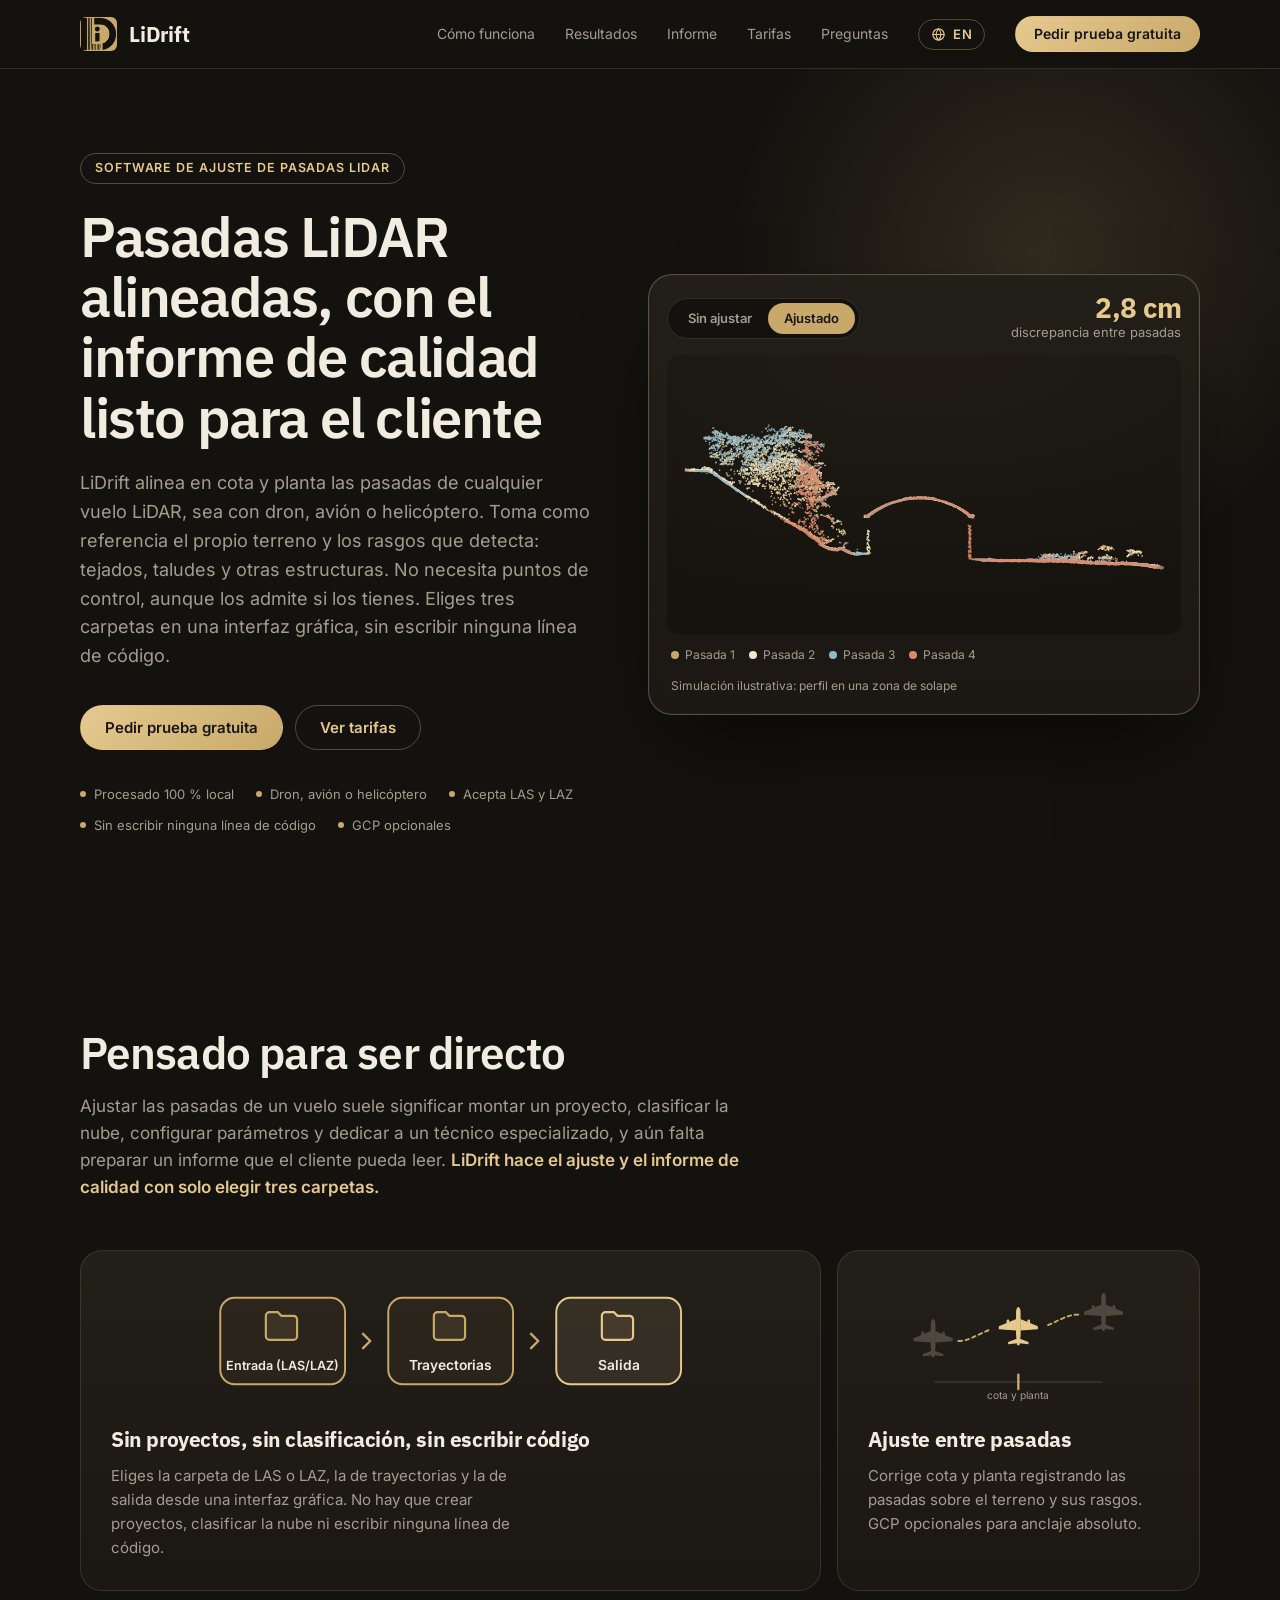
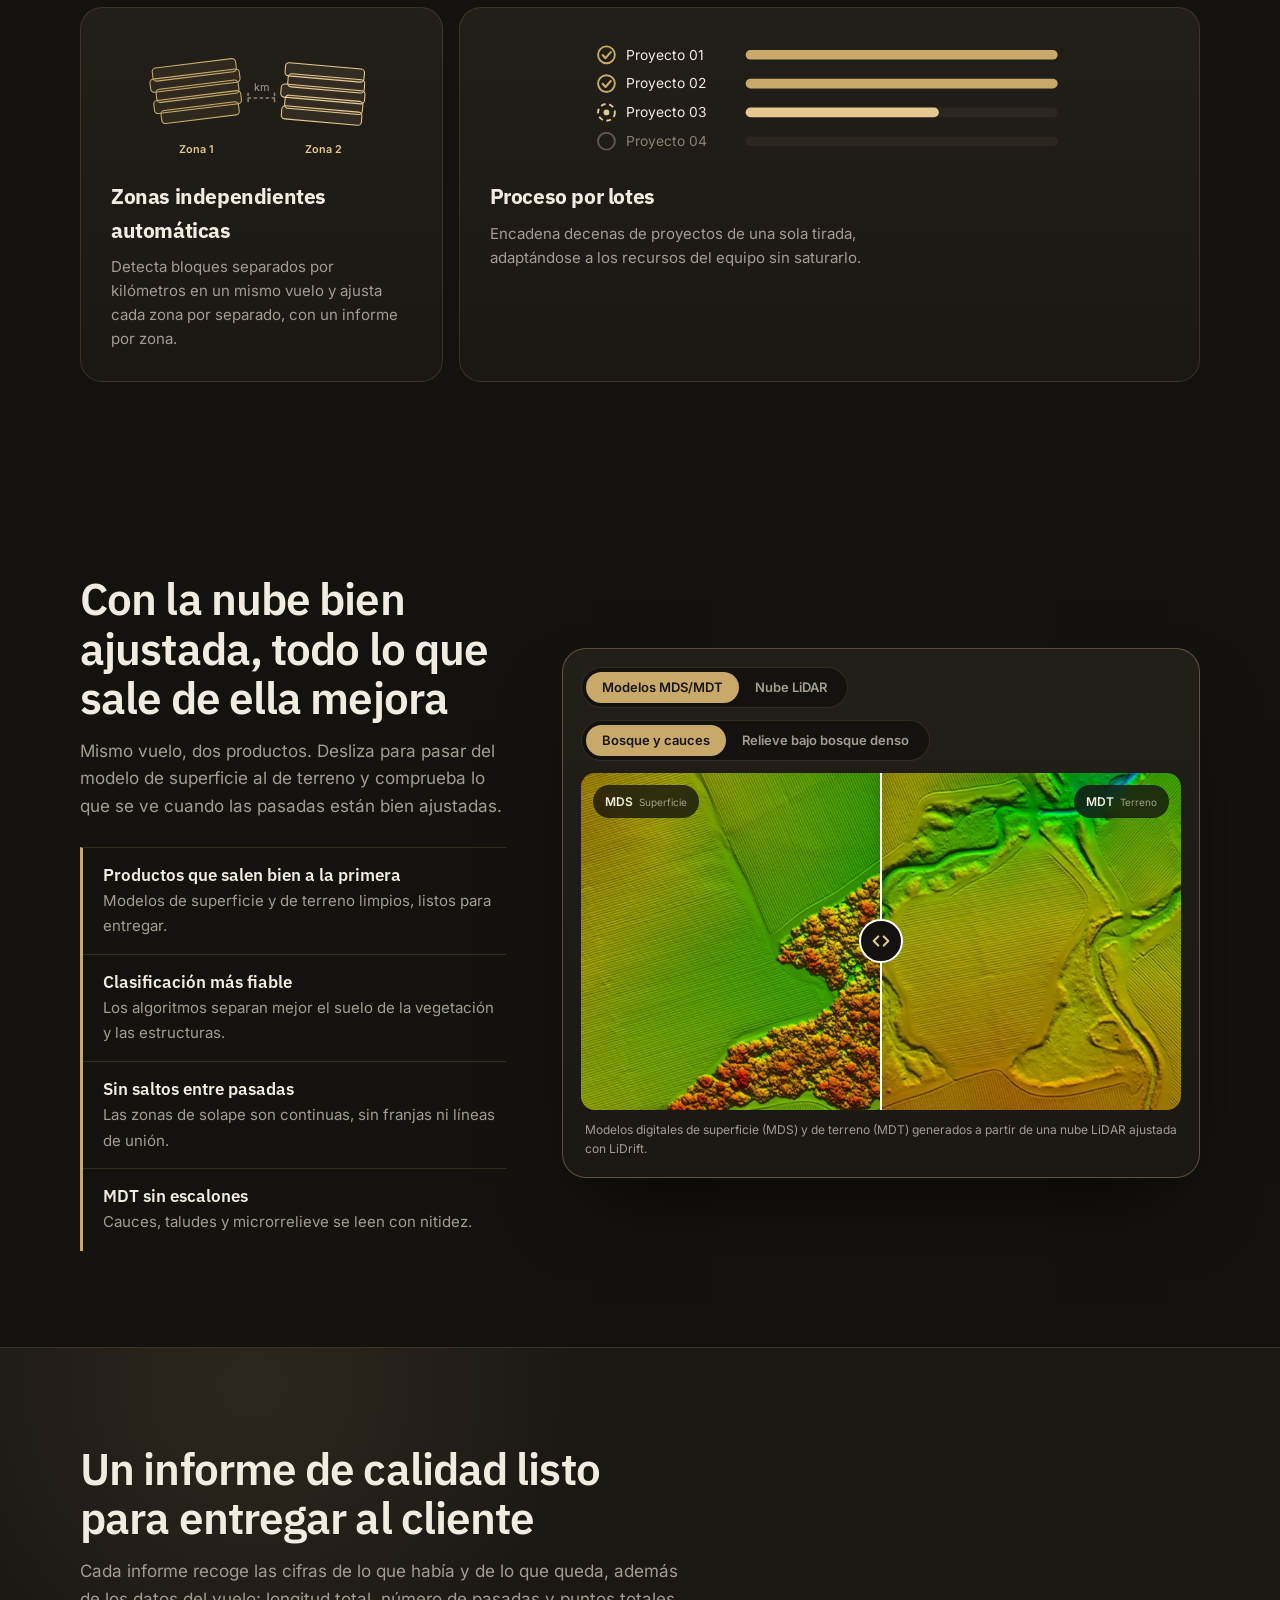
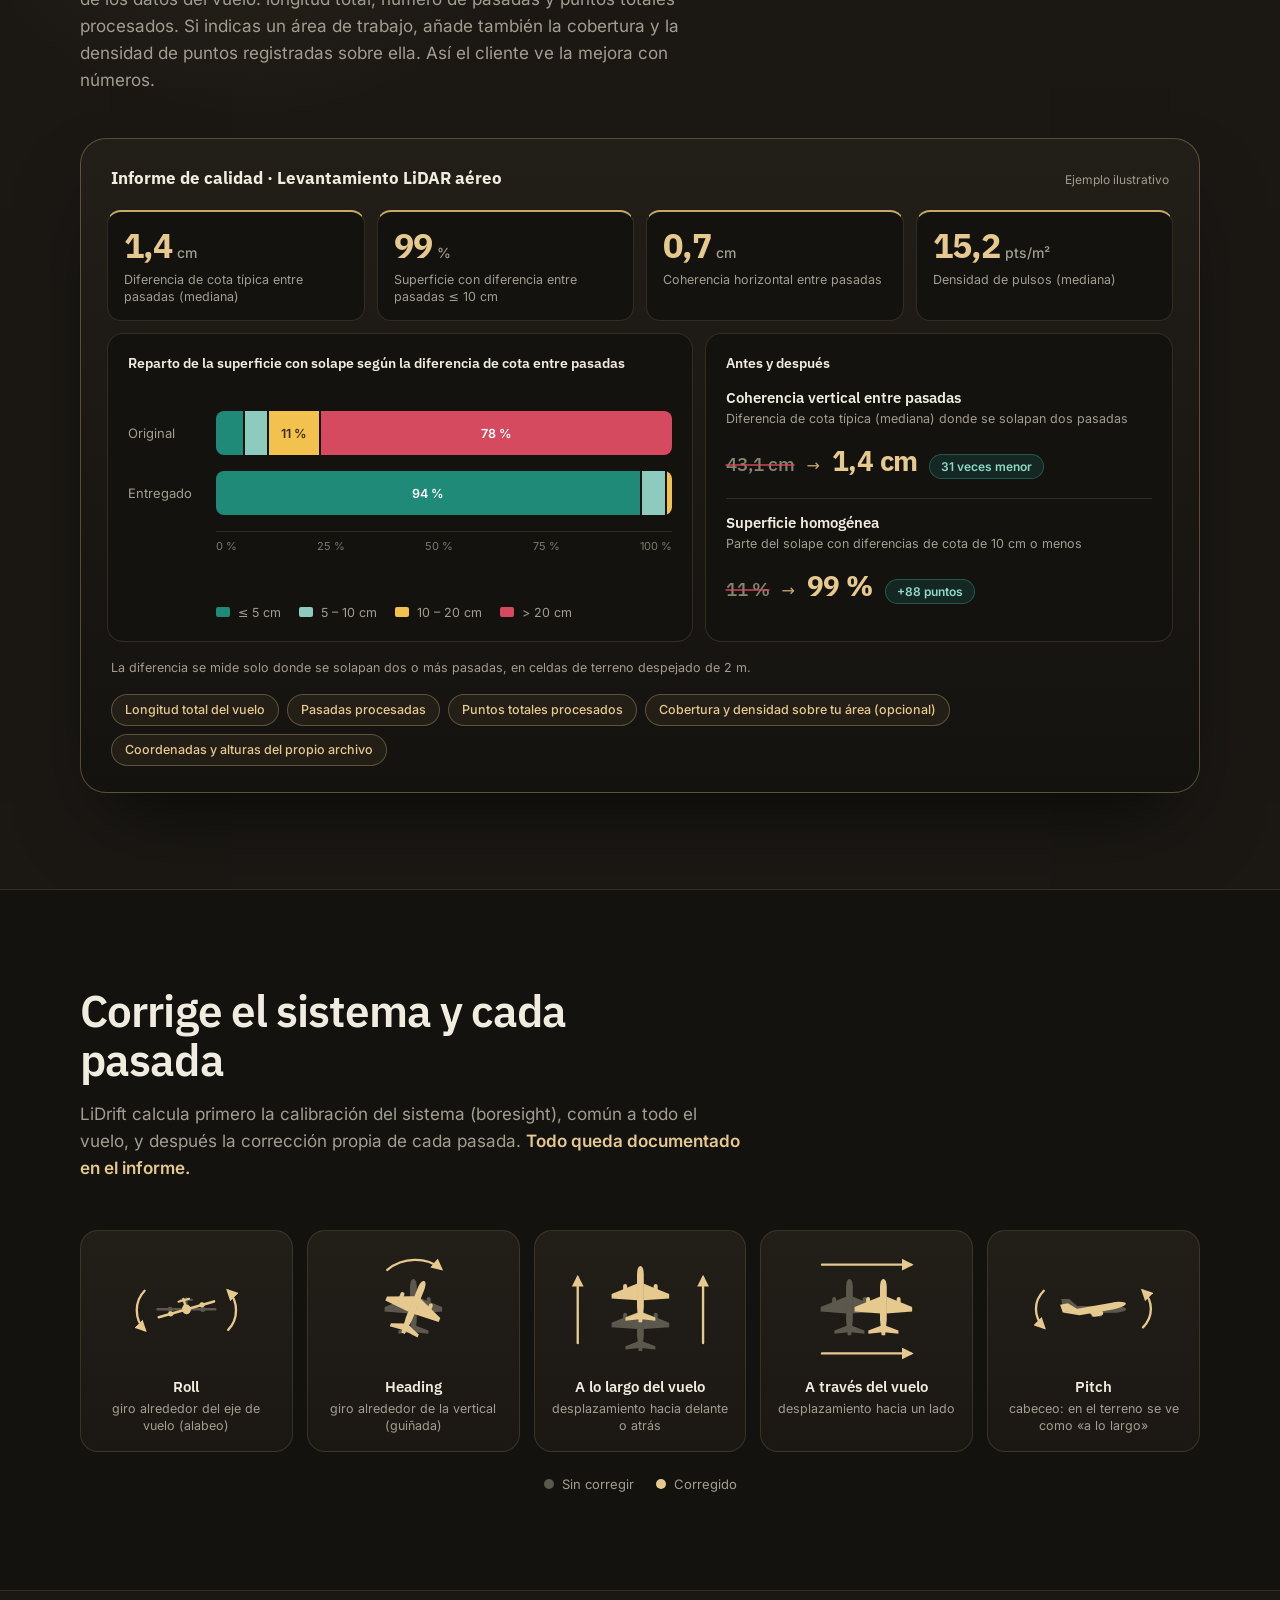
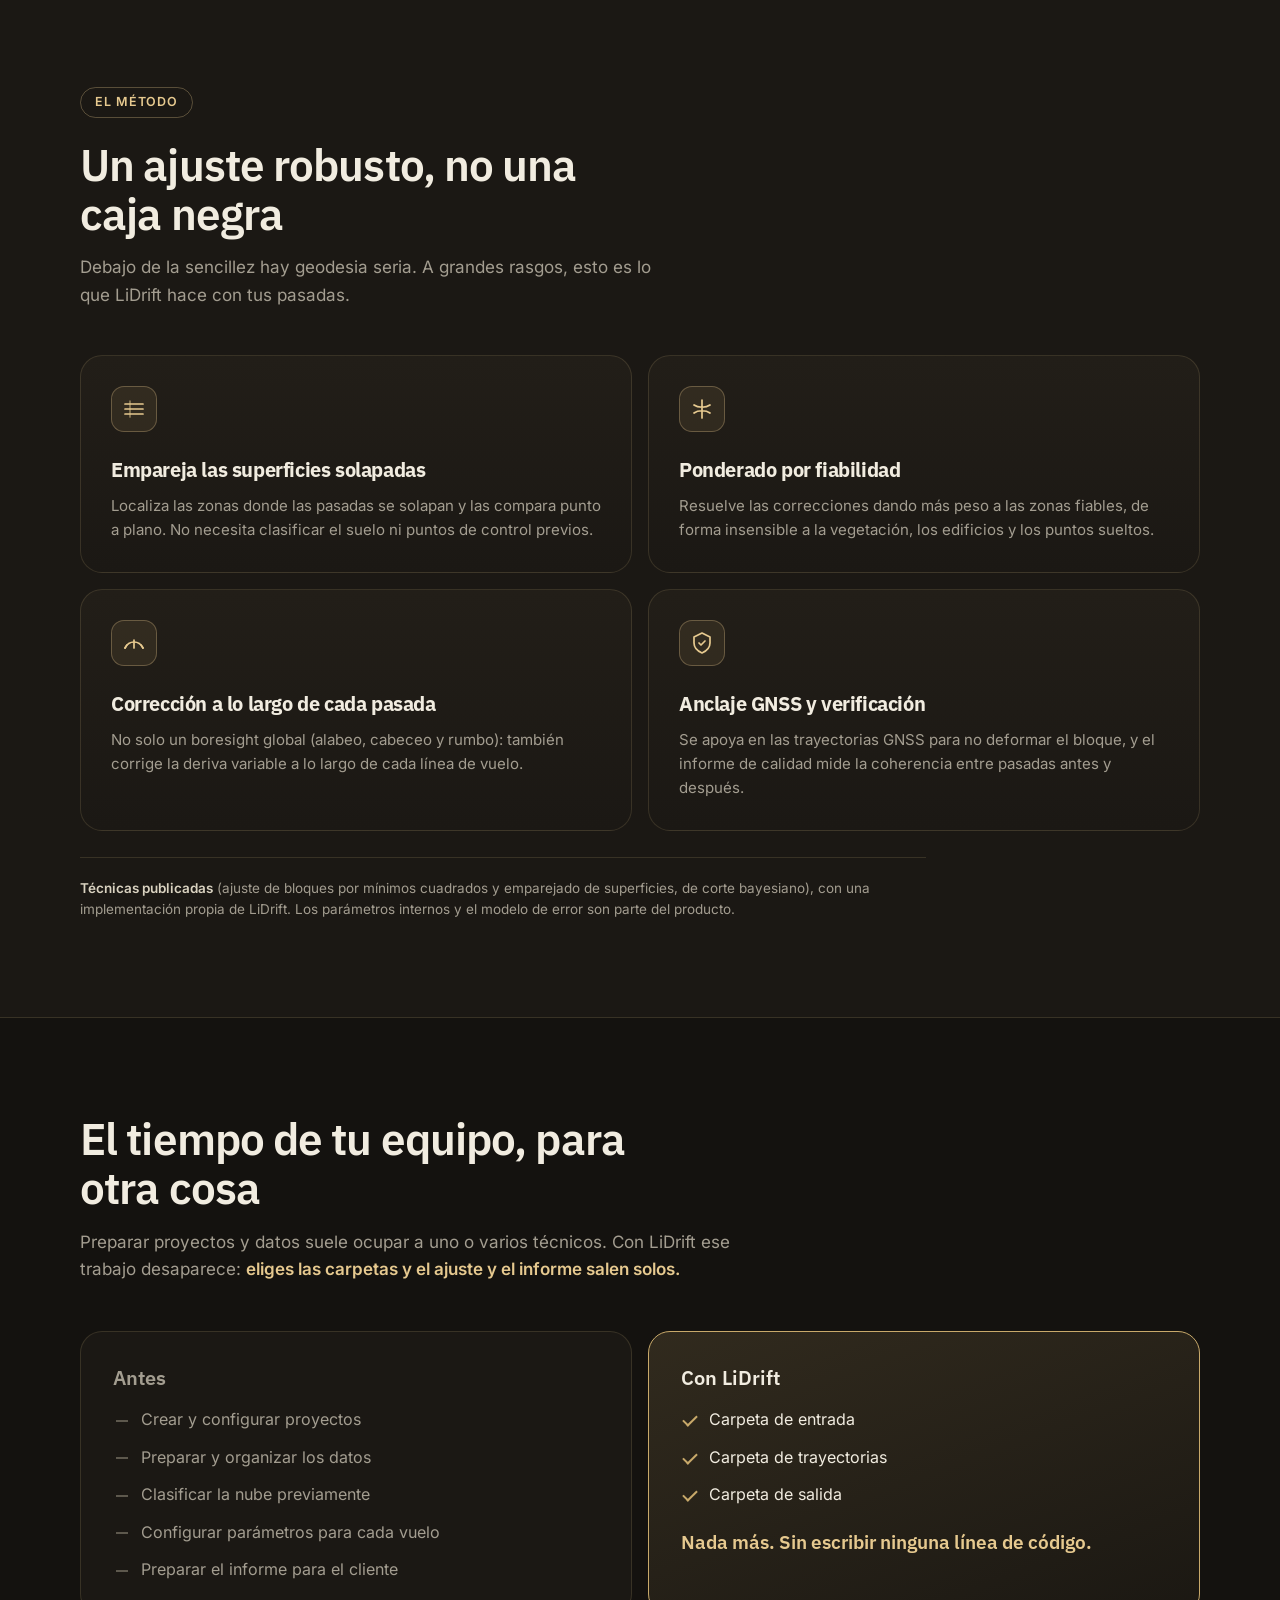
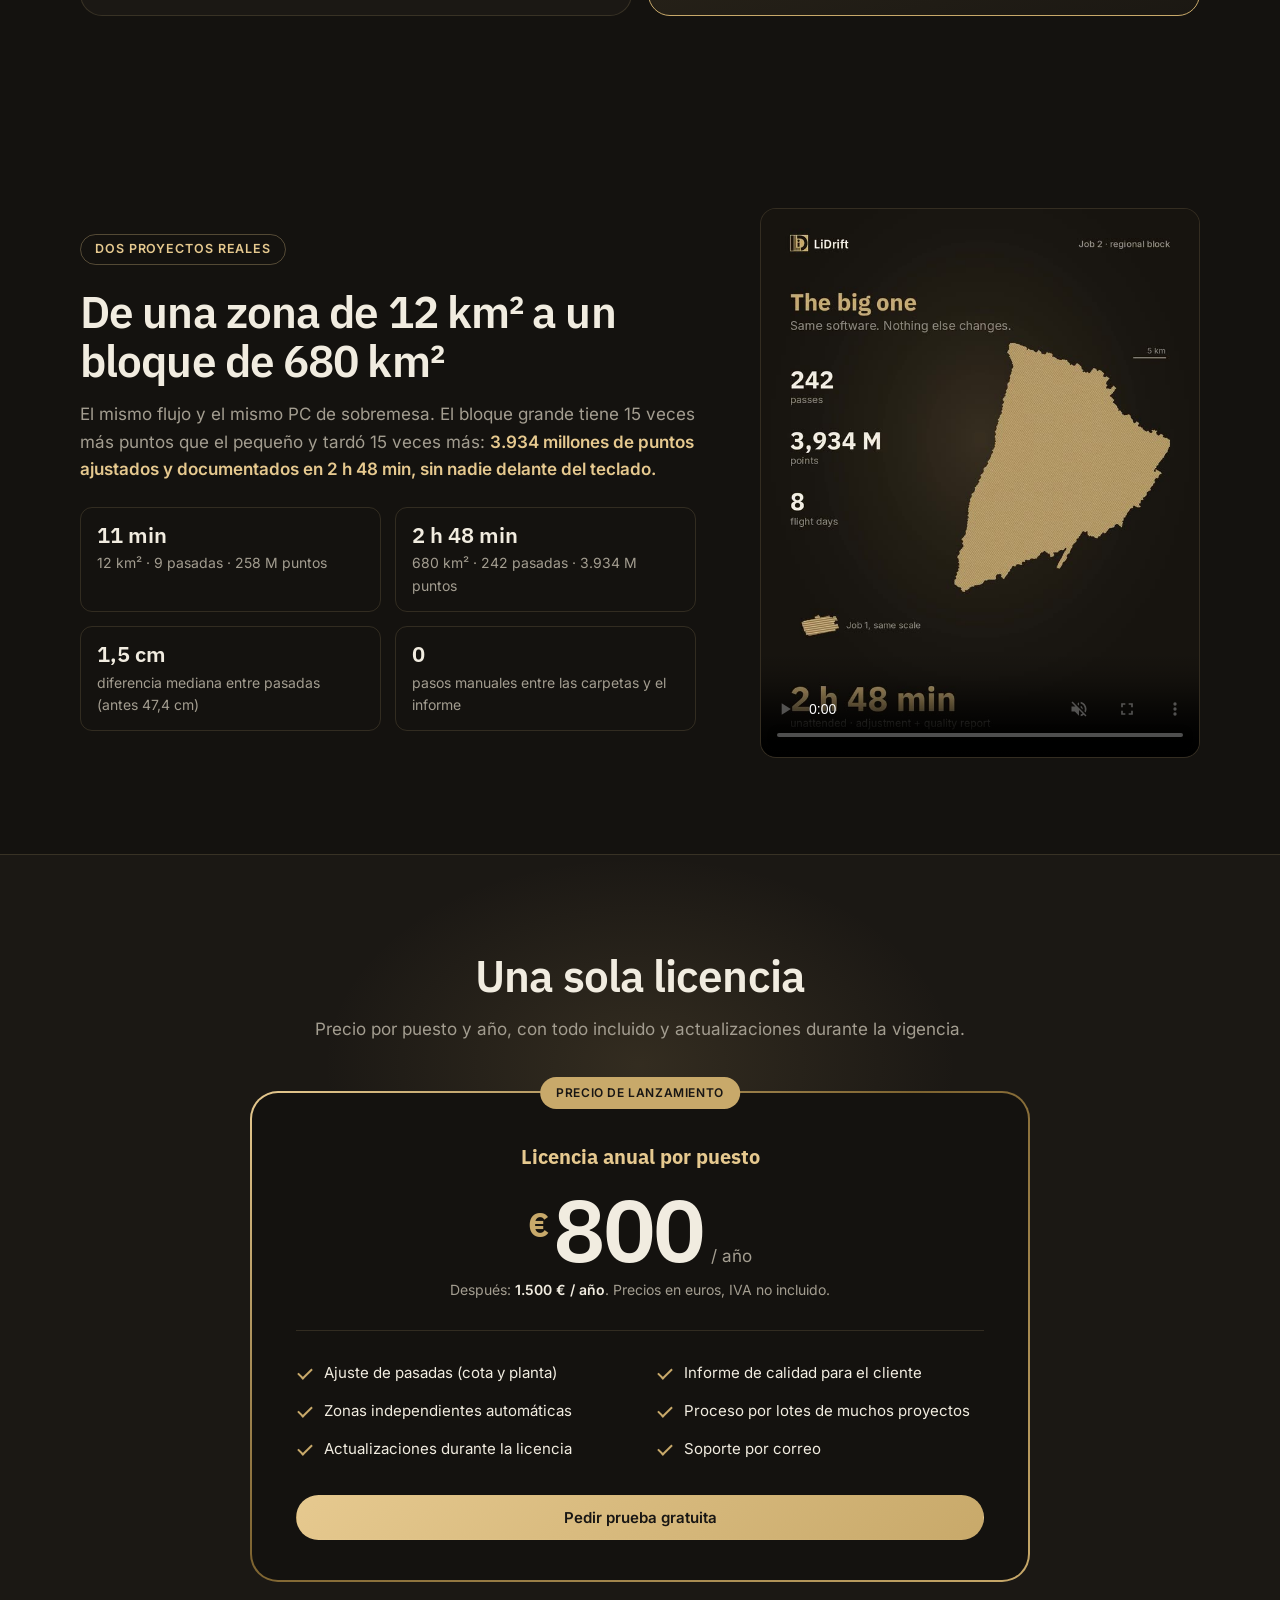
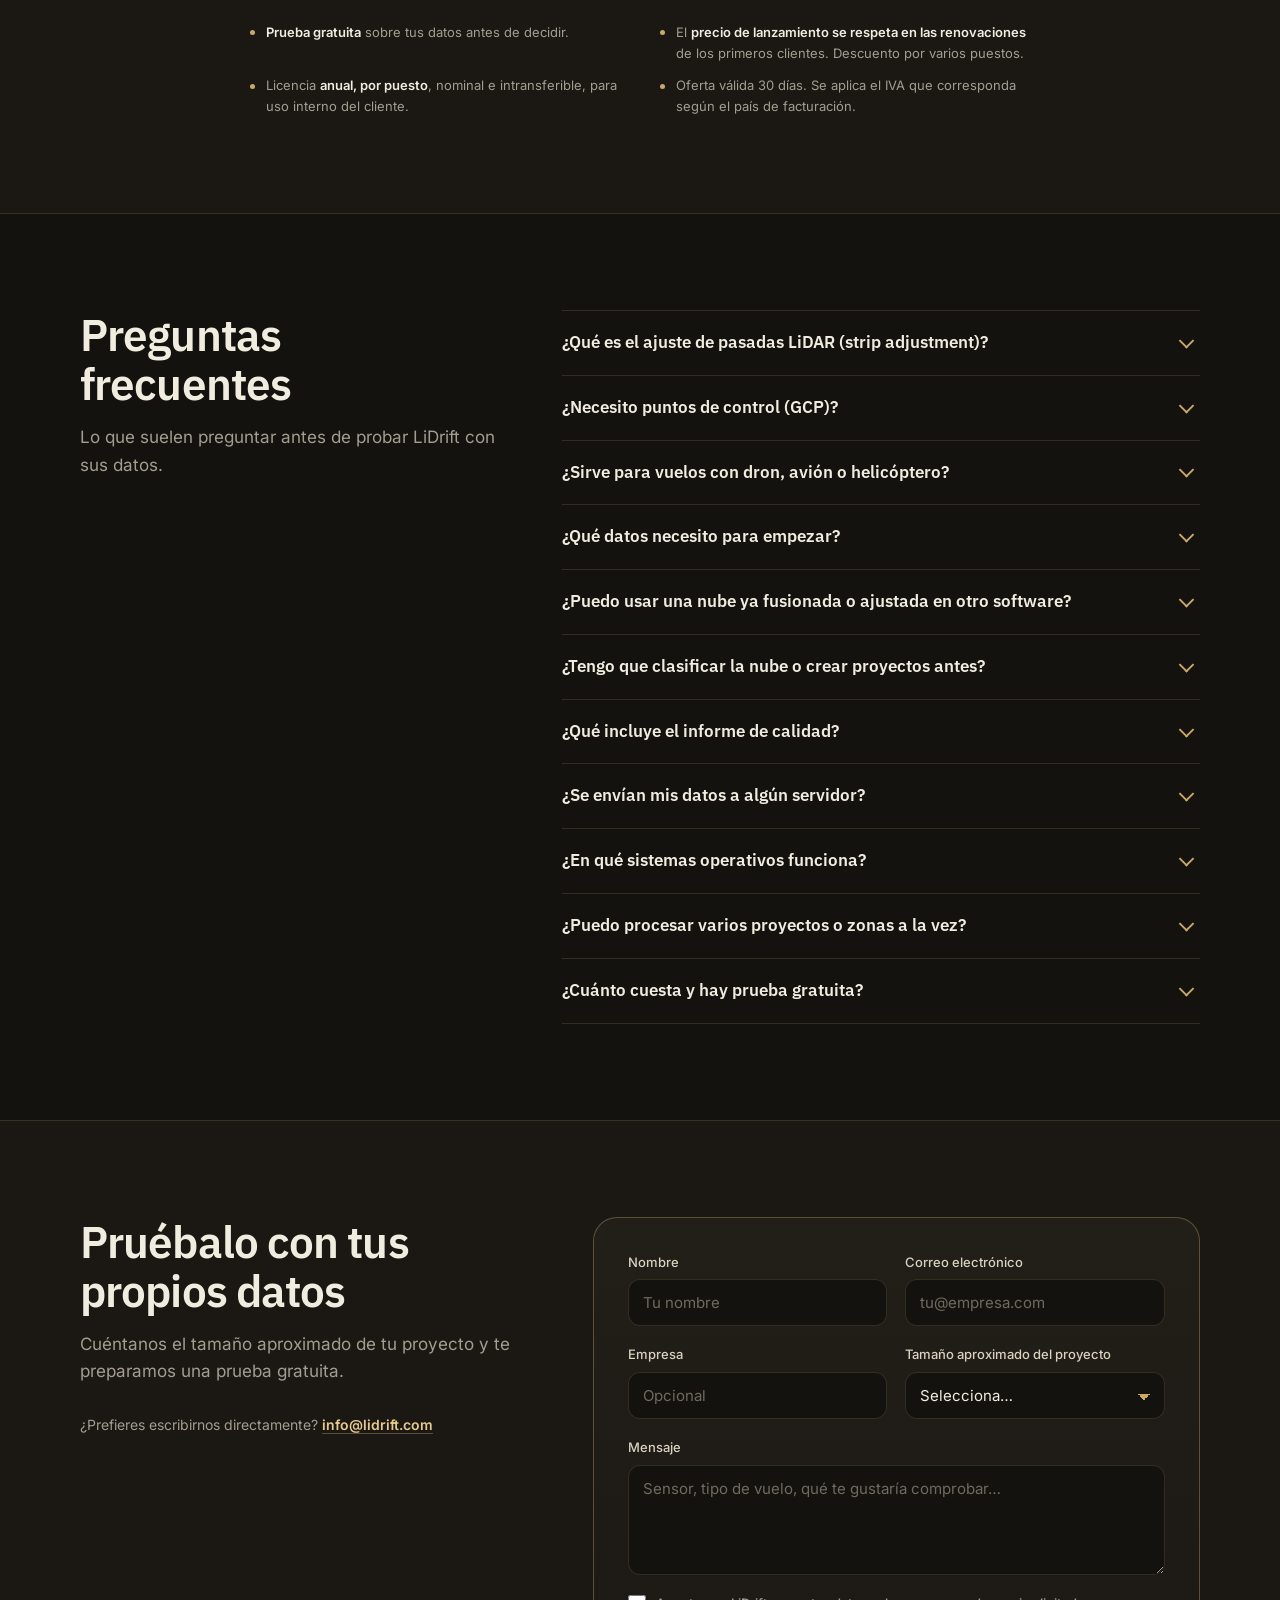
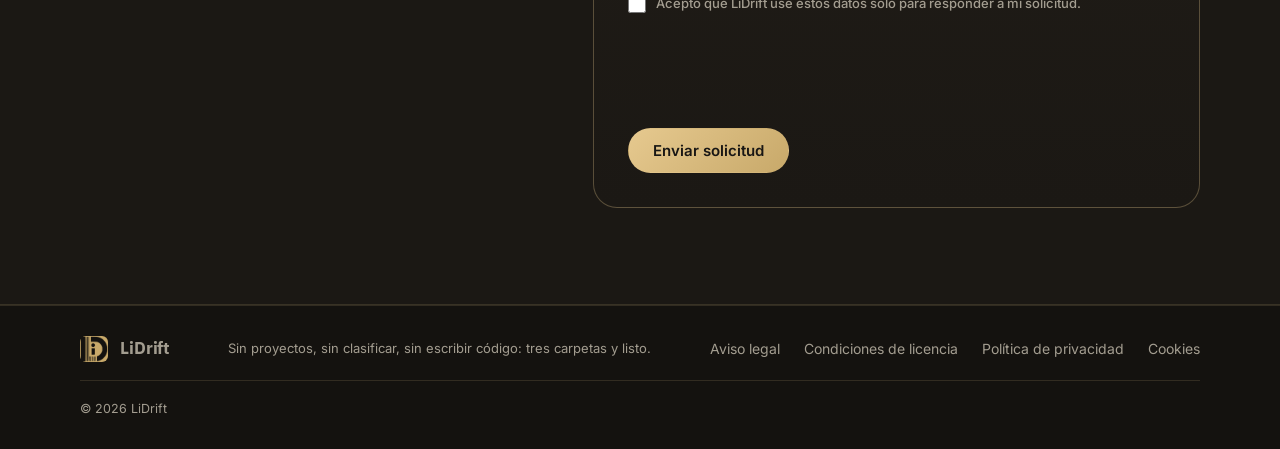
<file: es/index.html>
<!DOCTYPE html>
<html lang="es">
<head>
<meta charset="utf-8">
<meta name="viewport" content="width=device-width, initial-scale=1">
<title>Software de ajuste de pasadas LiDAR | LiDrift</title>
<meta name="description" content="Software para ajustar pasadas LiDAR de dron, avión o helicóptero en cota y planta y generar el informe de calidad para el cliente. Sin proyectos ni clasificación. Prueba gratuita.">
<meta name="theme-color" content="#14120f">
<meta name="robots" content="index,follow,max-image-preview:large">
<link rel="canonical" href="https://lidrift.com/es/">
<link rel="alternate" hreflang="en" href="https://lidrift.com/">
<link rel="alternate" hreflang="es" href="https://lidrift.com/es/">
<link rel="alternate" hreflang="x-default" href="https://lidrift.com/">
<meta property="og:site_name" content="LiDrift">
<meta property="og:locale" content="es_ES">
<meta property="og:locale:alternate" content="en_US">
<meta property="og:type" content="website">
<meta property="og:url" content="https://lidrift.com/es/">
<meta property="og:title" content="LiDrift – Ajuste de pasadas LiDAR e informe de calidad">
<meta property="og:description" content="Ajuste automático entre pasadas e informe de calidad para el cliente. Procesado local, licencia anual por puesto y prueba gratuita.">
<meta property="og:image" content="https://lidrift.com/img/og-lidrift.png">
<meta property="og:image:width" content="1200">
<meta property="og:image:height" content="630">
<meta property="og:image:alt" content="LiDrift: perfil de nube LiDAR con cuatro pasadas alineadas tras el ajuste">
<meta name="twitter:card" content="summary_large_image">
<meta name="twitter:title" content="LiDrift – Ajuste de pasadas LiDAR e informe de calidad">
<meta name="twitter:description" content="Ajuste automático entre pasadas e informe de calidad para el cliente. Procesado local, licencia anual por puesto y prueba gratuita.">
<meta name="twitter:image" content="https://lidrift.com/img/og-lidrift.png">
<link rel="icon" type="image/png" href="../icon.png">
<link rel="apple-touch-icon" href="../icon.png">
<link rel="preload" href="../fonts/inter-latin-400-normal.woff2" as="font" type="font/woff2" crossorigin>
<link rel="preload" href="../fonts/ibm-plex-sans-latin-600-normal.woff2" as="font" type="font/woff2" crossorigin>
<style>
@font-face{font-family:"Inter";font-style:normal;font-weight:400;font-display:swap;src:url("../fonts/inter-latin-400-normal.woff2") format("woff2")}
@font-face{font-family:"Inter";font-style:normal;font-weight:500;font-display:swap;src:url("../fonts/inter-latin-500-normal.woff2") format("woff2")}
@font-face{font-family:"Inter";font-style:normal;font-weight:600;font-display:swap;src:url("../fonts/inter-latin-600-normal.woff2") format("woff2")}
@font-face{font-family:"IBM Plex Sans";font-style:normal;font-weight:500;font-display:swap;src:url("../fonts/ibm-plex-sans-latin-500-normal.woff2") format("woff2")}
@font-face{font-family:"IBM Plex Sans";font-style:normal;font-weight:600;font-display:swap;src:url("../fonts/ibm-plex-sans-latin-600-normal.woff2") format("woff2")}
@font-face{font-family:"IBM Plex Sans";font-style:normal;font-weight:700;font-display:swap;src:url("../fonts/ibm-plex-sans-latin-700-normal.woff2") format("woff2")}
</style>
<script type="application/ld+json">
{
 "@context": "https://schema.org",
 "@graph": [
  {
   "@type": "Organization",
   "@id": "https://lidrift.com/#org",
   "name": "LiDrift",
   "url": "https://lidrift.com/",
   "logo": "https://lidrift.com/logo.png",
   "email": "info@lidrift.com"
  },
  {
   "@type": "WebSite",
   "@id": "https://lidrift.com/#web",
   "url": "https://lidrift.com/es/",
   "name": "LiDrift",
   "inLanguage": "es",
   "publisher": {
    "@id": "https://lidrift.com/#org"
   }
  },
  {
   "@type": "SoftwareApplication",
   "@id": "https://lidrift.com/#app",
   "name": "LiDrift",
   "url": "https://lidrift.com/es/",
   "description": "Software para ajustar pasadas LiDAR de dron, avión o helicóptero en cota y planta y generar el informe de calidad para el cliente. Sin proyectos ni clasificación. Prueba gratuita.",
   "applicationCategory": "BusinessApplication",
   "inLanguage": "es",
   "image": "https://lidrift.com/img/og-lidrift.png",
   "publisher": {
    "@id": "https://lidrift.com/#org"
   },
   "featureList": [
    "Ajuste de pasadas LiDAR en cota y planta",
    "Informe de calidad para el cliente",
    "Zonas independientes automáticas",
    "Proceso por lotes de muchos proyectos",
    "Puntos de control (GCP) opcionales",
    "Procesado 100 % local"
   ],
   "offers": {
    "@type": "Offer",
    "url": "https://lidrift.com/es/#tarifas",
    "price": "800",
    "priceCurrency": "EUR",
    "description": "Licencia anual por puesto, precio de lanzamiento. Después 1.500 € al año. IVA no incluido.",
    "priceSpecification": {
     "@type": "UnitPriceSpecification",
     "price": "800",
     "priceCurrency": "EUR",
     "unitCode": "ANN",
     "valueAddedTaxIncluded": false
    }
   }
  },
  {
   "@type": "FAQPage",
   "@id": "https://lidrift.com/#faq",
   "mainEntity": [
    {
     "@type": "Question",
     "name": "¿Qué es el ajuste de pasadas LiDAR (strip adjustment)?",
     "acceptedAnswer": {
      "@type": "Answer",
      "text": "Es corregir los pequeños errores de posición y orientación de cada pasada del vuelo para que las zonas de solape coincidan en cota y planta. LiDrift lo hace tomando como referencia el terreno y sus rasgos: tejados, taludes y otras estructuras."
     }
    },
    {
     "@type": "Question",
     "name": "¿Necesito puntos de control (GCP)?",
     "acceptedAnswer": {
      "@type": "Answer",
      "text": "No. LiDrift ajusta las pasadas entre sí sin puntos de control. Si los tienes, los admite para el anclaje absoluto, y el informe añade entonces la exactitud vertical (error medio y RMSE contra los puntos de control)."
     }
    },
    {
     "@type": "Question",
     "name": "¿Sirve para vuelos con dron, avión o helicóptero?",
     "acceptedAnswer": {
      "@type": "Answer",
      "text": "Sí. LiDrift ajusta las pasadas de cualquier plataforma, siempre que tengas los archivos LAS o LAZ del vuelo y sus trayectorias."
     }
    },
    {
     "@type": "Question",
     "name": "¿Qué datos necesito para empezar?",
     "acceptedAnswer": {
      "@type": "Answer",
      "text": "Los LAS o LAZ del vuelo y las trayectorias de la plataforma (avión, helicóptero o dron), cada uno en su carpeta, más una carpeta de salida. El sistema de coordenadas y el tipo de altura se leen de la cabecera del archivo."
     }
    },
    {
     "@type": "Question",
     "name": "¿Tengo que clasificar la nube o crear proyectos antes?",
     "acceptedAnswer": {
      "@type": "Answer",
      "text": "No. No hay que crear proyectos, clasificar la nube ni escribir ninguna línea de código: eliges las tres carpetas desde una interfaz gráfica y LiDrift hace el resto."
     }
    },
    {
     "@type": "Question",
     "name": "¿Qué incluye el informe de calidad?",
     "acceptedAnswer": {
      "@type": "Answer",
      "text": "Por cada zona, la coherencia entre pasadas antes y después del ajuste, la cobertura del solape y el número de pasadas, la densidad de pulsos y, si hay GCP, la exactitud vertical. También incluye los datos del vuelo: longitud total, pasadas y puntos totales procesados. Si indicas un área de trabajo, añade la cobertura y la densidad registradas sobre ella. Además, documenta las correcciones aplicadas a cada pasada."
     }
    },
    {
     "@type": "Question",
     "name": "¿Se envían mis datos a algún servidor?",
     "acceptedAnswer": {
      "@type": "Answer",
      "text": "No. El procesado es 100 % local: LiDrift no envía tus datos a ningún sitio."
     }
    },
    {
     "@type": "Question",
     "name": "¿Puedo procesar varios proyectos o zonas a la vez?",
     "acceptedAnswer": {
      "@type": "Answer",
      "text": "Sí. LiDrift detecta bloques separados por kilómetros en un mismo vuelo y ajusta cada zona por separado, con un informe por zona. Además, encadena decenas de proyectos de una sola tirada."
     }
    },
    {
     "@type": "Question",
     "name": "¿Cuánto cuesta y hay prueba gratuita?",
     "acceptedAnswer": {
      "@type": "Answer",
      "text": "La licencia es anual y por puesto: 800 € al año como precio de lanzamiento y 1.500 € al año después, IVA no incluido. Puedes pedir una prueba gratuita sobre tus propios datos antes de decidir."
     }
    }
   ]
  }
 ]
}
</script>
<style>
:root{
  --bg:#14120f; --bg-2:#1b1814; --bg-3:#221e18;
  --line:rgba(230,201,143,.14); --line-strong:rgba(230,201,143,.3);
  --gold:#c8a96a; --gold-light:#e6c98f; --gold-deep:#7d6330;
  --text:#f1ece0; --muted:#a39d90; --paper:#f7f4ec; --ink:#181614;
  --display:"IBM Plex Sans",Inter,system-ui,sans-serif;
  --body:Inter,system-ui,-apple-system,"Segoe UI",sans-serif;
}
*{box-sizing:border-box;margin:0;padding:0}
html{scroll-behavior:smooth;scroll-padding-top:84px}
body{font-family:var(--body);background:var(--bg);color:var(--text);line-height:1.6;-webkit-font-smoothing:antialiased;overflow-x:hidden}
a{color:inherit}
:focus-visible{outline:2px solid var(--gold-light);outline-offset:3px;border-radius:6px}
.wrap{width:min(1120px,100% - 40px);margin-inline:auto}
h1,h2,h3{font-family:var(--display)}

/* Botones */
.btn{display:inline-flex;align-items:center;justify-content:center;gap:8px;text-decoration:none;font:600 15px/1 var(--body);padding:14px 24px;border-radius:999px;border:1px solid var(--line-strong);color:var(--gold-light);background:transparent;cursor:pointer;transition:background .2s,color .2s,border-color .2s,transform .2s}
.btn:hover{border-color:var(--gold);background:rgba(200,169,106,.1)}
.btn.solid{background:linear-gradient(135deg,#e6c98f,#c8a96a);color:var(--ink);border-color:transparent}
.btn.solid:hover{background:linear-gradient(135deg,#f0d9a8,#d4b676);transform:translateY(-1px)}
.btn.small{padding:10px 18px;font-size:14px}

/* Navegación */
header{position:sticky;top:0;z-index:50;background:rgba(20,18,15,.72);backdrop-filter:blur(14px);-webkit-backdrop-filter:blur(14px);border-bottom:1px solid var(--line)}
.bar{display:flex;align-items:center;justify-content:space-between;gap:20px;height:68px}
.brand{display:flex;align-items:center;gap:12px;text-decoration:none;font:700 21px/1 var(--display);letter-spacing:-.2px}
.brand img{height:34px;width:auto;border-radius:6px;display:block}
nav{display:flex;align-items:center;gap:30px;font-size:14px;color:var(--muted)}
nav a{text-decoration:none;transition:color .2s}
nav a:not(.btn):not(.lang):hover{color:var(--gold-light)}
.lang{display:inline-flex;align-items:center;gap:7px;border:1px solid var(--line-strong);border-radius:99px;padding:7px 12px;font:600 13px/1 var(--body);letter-spacing:.4px;color:var(--gold-light);transition:background .2s,border-color .2s}
.lang svg{width:15px;height:15px;flex:none}
.lang:hover{border-color:var(--gold);background:rgba(200,169,106,.1)}
.nav-sm{display:none}
nav .btn{white-space:nowrap}
@media (max-width:520px){.nav-lg{display:none}.nav-sm{display:inline}nav{gap:8px}.bar{gap:10px}.btn.small{padding:10px 14px}.lang{padding:7px 10px}}
@media (max-width:400px){.brand{font-size:18px;gap:8px}.brand img{height:28px}.btn.small{padding:10px 12px;font-size:13px}}
@media (max-width:340px){.brand{font-size:16px;gap:7px}.brand img{height:26px}.btn.small{padding:10px 10px;font-size:12.5px}.lang{padding:7px 8px;gap:5px}}

/* Hero */
.hero{position:relative;padding:84px 0 96px;overflow:hidden}
.hero:before{content:"";position:absolute;inset:-20% -10% auto auto;width:720px;height:720px;background:radial-gradient(circle,rgba(200,169,106,.16),transparent 62%);pointer-events:none}
.hero .wrap{position:relative;display:grid;grid-template-columns:1fr 1.08fr;gap:56px;align-items:center}
h1{font-size:clamp(34px,4.6vw,56px);line-height:1.08;font-weight:600;letter-spacing:-1.4px;margin-bottom:22px}
.lead{font-size:18px;color:var(--muted);max-width:50ch;margin-bottom:34px}
.actions{display:flex;gap:12px;flex-wrap:wrap}
.facts{display:flex;gap:10px 22px;flex-wrap:wrap;margin-top:34px;font-size:13px;color:var(--muted)}
.facts span{display:inline-flex;align-items:center;gap:8px}
.facts span:before{content:"";width:6px;height:6px;border-radius:50%;background:var(--gold)}

.demo{background:linear-gradient(180deg,var(--bg-3),var(--bg-2));border:1px solid var(--line-strong);border-radius:24px;padding:18px;box-shadow:0 40px 80px -30px rgba(0,0,0,.7),0 0 0 1px rgba(255,255,255,.02) inset}
.demo-top{display:flex;align-items:center;justify-content:space-between;gap:12px;flex-wrap:wrap;margin-bottom:12px}
.seg{display:inline-flex;background:var(--bg);border:1px solid var(--line);border-radius:999px;padding:4px}
.seg button{font:600 13px/1 var(--body);color:var(--muted);background:none;border:0;padding:9px 16px;border-radius:999px;cursor:pointer;transition:background .25s,color .25s}
.seg button[aria-pressed="true"]{background:var(--gold);color:var(--ink)}
.readout{font-size:13px;color:var(--muted);text-align:right}
.readout b{display:block;font:700 28px/1.05 var(--display);color:var(--gold-light);letter-spacing:-.5px;font-variant-numeric:tabular-nums}
canvas{display:block;width:100%;height:280px;border-radius:14px;background:radial-gradient(120% 90% at 50% 0,#201c15,#16130f)}
.demo figcaption{font-size:12px;color:var(--muted);margin-top:10px;padding-inline:4px;display:flex;justify-content:space-between;gap:12px;flex-wrap:wrap}
.legend{display:flex;gap:14px}
.legend i{display:inline-block;width:8px;height:8px;border-radius:50%;margin-right:6px;vertical-align:baseline}

/* Secciones */
section{padding:96px 0}
h2{font-size:clamp(28px,3.6vw,44px);line-height:1.12;font-weight:600;letter-spacing:-.9px;margin-bottom:16px;max-width:22ch}
.intro{max-width:60ch;color:var(--muted);font-size:17px;margin-bottom:48px}
.intro strong{color:var(--gold-light);font-weight:600}

/* Bento */
.bento{display:grid;grid-template-columns:repeat(6,1fr);gap:16px}
.cell{background:linear-gradient(180deg,var(--bg-3),var(--bg-2));border:1px solid var(--line);border-radius:22px;padding:30px;transition:border-color .25s}
.cell:hover{border-color:var(--line-strong)}
.cell:nth-child(1){grid-column:span 4}
.cell:nth-child(2){grid-column:span 2}
.cell:nth-child(3){grid-column:span 2}
.cell:nth-child(4){grid-column:span 4}
.cell svg{width:100%;height:auto;display:block;margin-bottom:22px;max-height:120px}
.cell h3{font-size:21px;font-weight:700;letter-spacing:-.4px;margin-bottom:8px}
.cell p{color:var(--muted);font-size:15px;max-width:48ch}


/* Deslizador MDS / MDT */
.cmp-sec .wrap{display:grid;grid-template-columns:.8fr 1.2fr;gap:56px;align-items:center}
.cmp-sec .intro{margin-bottom:28px}
.gains{list-style:none;display:grid;gap:0}
.gains li{padding:16px 0 16px 20px;border-top:1px solid var(--line);border-left:3px solid var(--gold);margin-top:-1px}
.gains b{display:block;font:600 17px var(--display);margin-bottom:2px}
.gains span{color:var(--muted);font-size:15px}
.cmp-card{background:linear-gradient(180deg,var(--bg-3),var(--bg-2));border:1px solid var(--line-strong);border-radius:24px;padding:18px;box-shadow:0 40px 80px -30px rgba(0,0,0,.7)}
.cmp-top{display:flex;justify-content:space-between;align-items:center;gap:12px;flex-wrap:wrap;margin-bottom:12px}
.cmp-top p{font-size:13px;color:var(--muted)}
.cmp{--p:50%;position:relative;aspect-ratio:16/9;border-radius:14px;overflow:hidden;background:#000;user-select:none;-webkit-user-select:none;touch-action:pan-y}
.cmp img{position:absolute;inset:0;width:100%;height:100%;object-fit:cover;display:block;pointer-events:none}
.cmp .top{clip-path:inset(0 calc(100% - var(--p)) 0 0)}
.cmp .hd{position:absolute;top:0;bottom:0;left:var(--p);width:2px;background:#fff;transform:translateX(-1px);box-shadow:0 0 12px rgba(0,0,0,.5);pointer-events:none}
.cmp .hd i{position:absolute;top:50%;left:50%;width:44px;height:44px;margin:-22px 0 0 -22px;border-radius:50%;background:var(--bg);border:2px solid #fff;display:grid;place-items:center}
.cmp .hd svg{width:22px;height:22px}
.cmp .tg{position:absolute;top:12px;padding:7px 12px;border-radius:99px;background:rgba(20,18,15,.78);backdrop-filter:blur(6px);-webkit-backdrop-filter:blur(6px);font-size:12px;font-weight:600;color:var(--text);pointer-events:none}
.cmp .tg small{font-weight:400;color:var(--muted);margin-left:6px}
.cmp .tg.l{left:12px}.cmp .tg.r{right:12px}
.cmp input[type=range]{position:absolute;inset:0;width:100%;height:100%;margin:0;padding:0;border:0;border-radius:0;background:none;opacity:0;cursor:ew-resize;z-index:2}
.cmp:has(input:focus-visible){outline:2px solid var(--gold-light);outline-offset:3px}
.cmp-note{font-size:12px;color:var(--muted);margin-top:10px;padding-inline:4px}
@media (max-width:900px){.cmp-sec .wrap{grid-template-columns:1fr;gap:36px}}

/* Informe */
.report{position:relative;background:var(--bg-2);border-block:1px solid var(--line);overflow:hidden}
.report:before{content:"";position:absolute;left:-10%;top:-30%;width:760px;height:760px;background:radial-gradient(circle,rgba(200,169,106,.10),transparent 62%);pointer-events:none}
.report .wrap{position:relative}
.report .head{max-width:62ch;margin-bottom:44px}
.report .head .intro{margin-bottom:0}
.rp{--c1:#1f8a78;--c2:#8ecbbf;--c3:#f2c14e;--c4:#d64a5f;--c5:#cfd2d8;background:linear-gradient(180deg,var(--bg-3),var(--bg));border:1px solid var(--line-strong);border-radius:26px;padding:26px;box-shadow:0 40px 80px -30px rgba(0,0,0,.7)}
.rp-top{display:flex;justify-content:space-between;align-items:baseline;gap:12px;flex-wrap:wrap;padding:2px 4px 20px}
.rp-top b{font:700 17px var(--display)}
.rp-top span{font-size:12px;color:var(--muted)}
.kpis{display:grid;grid-template-columns:repeat(4,1fr);gap:12px}
.kpi{background:var(--bg);border:1px solid var(--line);border-top:2px solid var(--gold);border-radius:14px;padding:16px 16px 14px}
.kpi b{display:block;font:700 34px/1 var(--display);color:var(--gold-light);letter-spacing:-1px;font-variant-numeric:tabular-nums}
.kpi b small{font:500 14px var(--body);color:var(--muted);letter-spacing:0;margin-left:5px}
.kpi p{font-size:12.5px;color:var(--muted);line-height:1.4;margin-top:9px}
.rp-leg{list-style:none;display:flex;gap:8px 18px;flex-wrap:wrap;margin:14px 0 0 88px;font-size:12.5px;color:var(--muted)}
.rp-leg i{display:inline-block;width:14px;height:10px;border-radius:2px;margin-right:8px;vertical-align:baseline}
.rp-low{display:grid;grid-template-columns:1.25fr 1fr;gap:12px;margin-top:12px}
.rp-box{background:var(--bg);border:1px solid var(--line);border-radius:16px;padding:20px 20px 18px}
.rp-box{display:flex;flex-direction:column}
.dist-body{flex:1;display:flex;flex-direction:column;justify-content:center;padding-bottom:10px}
.rp-box h4{font:600 14px/1.35 var(--display);margin-bottom:16px}
.d-row{display:grid;grid-template-columns:78px 1fr;align-items:center;gap:10px;margin-bottom:16px}
.d-lbl{font-size:13px;color:var(--muted)}
.d-bar{display:flex;gap:2px;height:44px;border-radius:8px;overflow:hidden}
.bseg{display:flex;align-items:center;justify-content:center;flex:0 1 var(--w);min-width:0;overflow:hidden;white-space:nowrap;font:700 12.5px var(--body);font-style:normal;color:#fff;transition:flex-basis 1.1s cubic-bezier(.2,.7,.2,1)}
.rp.armed .bseg{flex-basis:0}
.rp.armed.in .bseg{flex-basis:var(--w)}
.bseg.c1{background:var(--c1)}.bseg.c2{background:var(--c2)}.bseg.c3{background:var(--c3);color:#3a2d08}.bseg.c4{background:var(--c4)}
.d-axis{display:flex;justify-content:space-between;margin-left:88px;font-size:11px;color:#7d786c;border-top:1px solid var(--line);padding-top:6px}
.ba{padding:14px 0;border-top:1px solid var(--line)}
.ba:first-of-type{border-top:0;padding-top:0}
.ba b{display:block;font:600 15px var(--display)}
.ba>span{display:block;font-size:12.5px;color:var(--muted);margin-top:2px}
.ba-v{display:flex;align-items:baseline;flex-wrap:wrap;gap:6px 12px;margin-top:10px;font-family:var(--display);font-variant-numeric:tabular-nums}
.ba-v s{font-size:19px;font-weight:500;color:#8a8372;text-decoration-color:rgba(214,74,95,.7);text-decoration-thickness:2px}
.ba-v i{color:var(--gold);font-style:normal}
.ba-v strong{font-size:28px;font-weight:700;color:var(--gold-light);letter-spacing:-.6px}
.ba-v em{font:600 12px var(--body);font-style:normal;color:#8fd9c8;background:rgba(31,138,120,.18);border:1px solid rgba(63,182,160,.35);border-radius:99px;padding:4px 11px}
.rp-note{font-size:12.5px;color:var(--muted);margin:16px 4px 0;max-width:90ch}
.rp-foot{display:flex;gap:8px;flex-wrap:wrap;margin:16px 4px 0}
.rp-foot span{font-size:12.5px;color:var(--gold-light);background:rgba(200,169,106,.08);border:1px solid var(--line-strong);border-radius:99px;padding:5px 13px;font-weight:500}
@media (max-width:900px){
  .kpis{grid-template-columns:1fr 1fr}
  .rp-low{grid-template-columns:1fr}
  .rp{padding:18px 14px}
}
@media (max-width:480px){.d-row{grid-template-columns:1fr;gap:4px}.d-axis,.rp-leg{margin-left:0}}

/* Correcciones */
.parts{display:grid;grid-template-columns:repeat(auto-fit,minmax(170px,1fr));gap:14px}
.part{background:linear-gradient(180deg,var(--bg-3),var(--bg-2));border:1px solid var(--line);border-radius:18px;padding:18px 14px 16px;text-align:center}
.part svg{width:100%;height:auto;display:block;margin-bottom:10px}
.part b{display:block;font:600 15px var(--display);margin-bottom:4px}
.part span{display:block;font-size:12.5px;color:var(--muted);line-height:1.4}
.key{display:flex;gap:22px;justify-content:center;margin-top:22px;font-size:13px;color:var(--muted)}
.key i{display:inline-block;width:10px;height:10px;border-radius:50%;margin-right:8px}

/* Tres carpetas */
.alt{background:var(--bg-2);border-block:1px solid var(--line)}
.wrap.two{display:grid;grid-template-columns:1fr 1fr;gap:64px;align-items:center}
.folders{list-style:none;counter-reset:f;display:grid;gap:0;margin-bottom:26px}
.folders li{counter-increment:f;position:relative;padding:16px 0 16px 56px;border-top:1px solid var(--line)}
.folders li:last-child{border-bottom:1px solid var(--line)}
.folders li:before{content:counter(f);position:absolute;left:0;top:16px;width:36px;height:36px;border-radius:50%;border:1px solid var(--gold);display:grid;place-items:center;color:var(--gold-light);font:700 15px var(--display)}
.folders b{display:block;font:600 17px var(--display)}
.folders span{color:var(--muted);font-size:15px}
.note{padding:16px 20px;border:1px solid var(--line);border-radius:14px;color:var(--muted);font-size:14px;max-width:62ch}
.win{background:var(--bg);border:1px solid var(--line-strong);border-radius:16px;overflow:hidden;box-shadow:0 40px 80px -30px rgba(0,0,0,.7)}
.win-bar{display:flex;align-items:center;gap:7px;padding:12px 16px;background:var(--bg-3);border-bottom:1px solid var(--line);font-size:12px;color:var(--muted)}
.win-bar i{width:10px;height:10px;border-radius:50%;background:#3a352d}
.win-bar span{margin-left:10px}
.win-body{padding:22px;display:grid;gap:16px}
.pick label{display:block;font-size:12px;color:var(--muted);margin-bottom:6px}
.fld{display:flex;align-items:center;justify-content:space-between;gap:10px;border:1px solid var(--line);border-radius:10px;padding:9px 10px 9px 14px;background:var(--bg-2);font-size:14px}
.fld span{color:#d9d2c0;overflow:hidden;text-overflow:ellipsis;white-space:nowrap}
.fld b{font-size:12px;font-weight:600;color:var(--gold-light);border:1px solid var(--line-strong);border-radius:8px;padding:5px 12px}
.go{margin-top:6px;text-align:center;font-weight:600;font-size:15px;color:var(--ink);background:linear-gradient(135deg,#e6c98f,#c8a96a);border-radius:12px;padding:14px}
.win figcaption{font-size:12px;color:var(--muted);padding:0 22px 16px}

/* Método */
.method{background:var(--bg-2);border-block:1px solid var(--line)}
.method .head{max-width:60ch;margin-bottom:46px}
.method .intro{margin-bottom:0}
.mgrid{display:grid;grid-template-columns:1fr 1fr;gap:16px}
.mcard{background:linear-gradient(180deg,var(--bg-3),var(--bg-2));border:1px solid var(--line);border-radius:22px;padding:30px;transition:border-color .25s}
.mcard:hover{border-color:var(--line-strong)}
.mic{width:46px;height:46px;border-radius:13px;display:grid;place-items:center;background:rgba(200,169,106,.1);border:1px solid var(--line-strong);margin-bottom:22px}
.mic svg{width:24px;height:24px;display:block}
.mcard h3{font-size:20px;font-weight:700;letter-spacing:-.4px;margin-bottom:8px}
.mcard p{color:var(--muted);font-size:15px}
.mfoot{margin-top:26px;padding-top:20px;border-top:1px solid var(--line);font-size:13.5px;color:var(--muted);max-width:94ch}
.mfoot b{color:#d9d2c0;font-weight:600}
@media (max-width:760px){.mgrid{grid-template-columns:1fr}}

/* Tiempo */
.vs{display:grid;grid-template-columns:1fr 1fr;gap:16px}
.vs>div{border-radius:22px;padding:32px}
.vs h3{font:600 20px var(--display);margin-bottom:16px}
.vs ul{list-style:none;display:grid;gap:12px}
.vs li{padding-left:28px;position:relative;font-size:16px}
.vs-a{border:1px solid var(--line);background:var(--bg-2);color:var(--muted)}
.vs-a li:before{content:"";position:absolute;left:3px;top:.8em;width:12px;border-top:2px solid #5d584d}
.vs-b{border:1px solid var(--gold);background:linear-gradient(160deg,rgba(200,169,106,.16),rgba(200,169,106,.04))}
.vs-b li:before{content:"";position:absolute;left:2px;top:.5em;width:12px;height:6px;border-left:2px solid var(--gold);border-bottom:2px solid var(--gold);transform:rotate(-45deg)}
.vs-b p{margin-top:22px;font:600 19px var(--display);color:var(--gold-light)}
@media (max-width:900px){.wrap.two,.vs{grid-template-columns:1fr;gap:16px}.wrap.two{gap:36px}}

/* Pasos */
.steps{display:grid;grid-template-columns:repeat(3,1fr);gap:0;position:relative;counter-reset:s}
.step{padding:0 32px 0 0;position:relative}
.step:before{counter-increment:s;content:counter(s);display:grid;place-items:center;width:44px;height:44px;border-radius:50%;border:1px solid var(--gold);color:var(--gold-light);font:700 17px var(--display);margin-bottom:20px;background:var(--bg);position:relative;z-index:1}
.step:after{content:"";position:absolute;left:44px;right:0;top:22px;border-top:1px dashed var(--line-strong)}
.step:last-child:after{display:none}
.step h3{font-size:21px;font-weight:700;letter-spacing:-.4px;margin-bottom:6px}
.step p{color:var(--muted);font-size:15px;max-width:30ch}
.note{margin-top:44px;padding:18px 22px;border:1px solid var(--line);border-radius:14px;color:var(--muted);font-size:14px;max-width:72ch}

/* Tarifas */
.pricing{position:relative;overflow:hidden;background:var(--bg-2);border-block:1px solid var(--line)}
.pricing:before{content:"";position:absolute;left:50%;top:0;width:640px;height:420px;transform:translateX(-50%);background:radial-gradient(ellipse,rgba(200,169,106,.14),transparent 70%);pointer-events:none}
.pricing .wrap{position:relative}
.pricing h2,.pricing .intro{margin-inline:auto;text-align:center}
.plan{max-width:780px;margin-inline:auto;border-radius:28px;padding:2px;background:linear-gradient(145deg,#e6c98f,#7d6330 45%,#c8a96a);position:relative}
.plan-in{background:var(--bg);border-radius:26px;padding:48px 44px 40px}
.tag{position:absolute;top:-14px;left:50%;transform:translateX(-50%);background:var(--gold);color:var(--ink);font-weight:700;font-size:12px;letter-spacing:.6px;padding:6px 16px;border-radius:99px;white-space:nowrap}
.plan h3{text-align:center;color:var(--gold-light);font-weight:700;font-size:20px}
.price{text-align:center;margin:12px 0 6px;font-family:var(--display)}
.price b{font-size:88px;line-height:1;font-weight:600;color:var(--text);letter-spacing:-3px}
.price sup{font-size:34px;color:var(--gold);vertical-align:top;position:relative;top:12px;margin-right:4px;font-weight:700}
.price span{color:var(--muted);font:400 17px var(--body);margin-left:8px;letter-spacing:0}
.after{text-align:center;color:var(--muted);font-size:14px;padding-bottom:28px;border-bottom:1px solid var(--line)}
.after strong{color:var(--text)}
.checks{list-style:none;display:grid;grid-template-columns:1fr 1fr;gap:14px 32px;margin:30px 0 34px}
.checks li{padding-left:28px;position:relative;font-size:15px}
.checks li:before{content:"";position:absolute;left:2px;top:.5em;width:12px;height:6px;border-left:2px solid var(--gold);border-bottom:2px solid var(--gold);transform:rotate(-45deg)}
.plan .btn{display:flex;width:100%}
.cond{max-width:780px;margin:40px auto 0;display:grid;grid-template-columns:1fr 1fr;gap:12px 40px;font-size:13px;color:var(--muted)}
.cond p{padding-left:16px;position:relative}
.cond p:before{content:"";position:absolute;left:0;top:.65em;width:5px;height:5px;border-radius:50%;background:var(--gold)}
.cond strong{color:var(--text);font-weight:600}

/* Eyebrow y preguntas frecuentes */
.eyebrow{display:inline-block;font:600 12.5px/1 var(--body);letter-spacing:.9px;text-transform:uppercase;color:var(--gold-light);border:1px solid var(--line-strong);border-radius:99px;padding:8px 14px;margin-bottom:22px}
.faq .wrap{display:grid;grid-template-columns:.8fr 1.2fr;gap:56px;align-items:start}
.faq h2{max-width:14ch}
.faq .intro{margin-bottom:0}
.qa{border-top:1px solid var(--line)}
.qa:last-child{border-bottom:1px solid var(--line)}
.qa summary{list-style:none;cursor:pointer;position:relative;padding:20px 44px 20px 0;font:600 17px/1.4 var(--display);transition:color .2s}
.qa summary::-webkit-details-marker{display:none}
.qa summary:hover{color:var(--gold-light)}
.qa summary:after{content:"";position:absolute;right:8px;top:50%;width:9px;height:9px;border-right:2px solid var(--gold);border-bottom:2px solid var(--gold);transform:translateY(-70%) rotate(45deg);transition:transform .2s}
.qa[open] summary:after{transform:translateY(-30%) rotate(-135deg)}
.qa p{color:var(--muted);font-size:15.5px;padding:0 44px 22px 0;max-width:64ch}
@media (max-width:900px){.faq .wrap{grid-template-columns:1fr;gap:28px}}

/* Contacto */
.contact .wrap{display:grid;grid-template-columns:.85fr 1.15fr;gap:64px;align-items:start}
.contact h2{max-width:14ch}
.contact .intro{margin-bottom:28px}
.direct{font-size:14px;color:var(--muted)}
.direct a{color:var(--gold-light);font-weight:600;text-decoration:none;border-bottom:1px solid var(--line-strong)}
.form{background:linear-gradient(180deg,var(--bg-3),var(--bg-2));border:1px solid var(--line-strong);border-radius:24px;padding:34px;display:grid;grid-template-columns:1fr 1fr;gap:18px}
.field{display:flex;flex-direction:column;gap:7px}
.field.full{grid-column:1/-1}
label{font-size:13px;font-weight:500;color:#d9d2c0}
input,select,textarea{font:400 15px var(--body);color:var(--text);background:var(--bg);border:1px solid var(--line);border-radius:12px;padding:13px 14px;width:100%;transition:border-color .2s,box-shadow .2s;appearance:none;-webkit-appearance:none}
select{background-image:linear-gradient(45deg,transparent 50%,var(--gold) 50%),linear-gradient(135deg,var(--gold) 50%,transparent 50%);background-position:calc(100% - 20px) 52%,calc(100% - 14px) 52%;background-size:6px 6px;background-repeat:no-repeat;padding-right:36px}
textarea{resize:vertical;min-height:110px}
input::placeholder,textarea::placeholder{color:#6f6a5e}
input:focus,select:focus,textarea:focus{outline:none;border-color:var(--gold);box-shadow:0 0 0 3px rgba(200,169,106,.18)}
.hp{position:absolute;left:-9999px;width:1px;height:1px;opacity:0}
.h-captcha{grid-column:1/-1;min-height:78px}
.consent{grid-column:1/-1;display:flex;gap:10px;align-items:flex-start;font-size:13px;color:var(--muted)}
.consent input{width:18px;height:18px;margin-top:2px;flex:none;padding:0;accent-color:var(--gold);appearance:auto;-webkit-appearance:checkbox}
.submit{grid-column:1/-1;display:flex;align-items:center;gap:16px;flex-wrap:wrap}
.status{font-size:14px;min-height:1.4em}
.status.err{color:#f0a58f}
.sent{grid-column:1/-1;text-align:center;padding:30px 10px}
.sent .ok{width:56px;height:56px;border-radius:50%;margin:0 auto 18px;display:grid;place-items:center;background:rgba(200,169,106,.14);border:1px solid var(--gold)}
.sent h3{font-size:24px;margin-bottom:8px}
.sent p{color:var(--muted);max-width:42ch;margin-inline:auto}

footer{border-top:1px solid var(--line);padding:30px 0;font-size:13px;color:var(--muted)}
footer .wrap{display:flex;justify-content:space-between;align-items:center;gap:20px;flex-wrap:wrap}
footer .brand{font-size:17px}
footer .brand img{height:26px}
footer .legal{display:flex;gap:8px 24px;flex-wrap:wrap}
footer .legal a{color:var(--muted);text-decoration:none;transition:color .2s}
footer .legal a:hover{color:var(--gold-light)}
footer .copy{display:block;margin-top:18px;padding-top:18px;border-top:1px solid var(--line);font-size:12.5px}

@media (max-width:900px){
  header nav a:not(.btn):not(.lang){display:none}
  .hero{padding:56px 0 64px}
  .hero .wrap,.report .wrap,.contact .wrap{grid-template-columns:1fr;gap:40px}
  section{padding:64px 0}
  .bento{grid-template-columns:1fr}
  .cell:nth-child(n){grid-column:auto}
  .steps{grid-template-columns:1fr;gap:28px}
  .step{padding:0 0 0 64px}
  .step:before{position:absolute;left:0;top:0}
  .step:after{display:none}
  .checks,.cond,.form{grid-template-columns:1fr}
  .plan-in{padding:40px 22px 28px}
  .price b{font-size:68px}
  canvas{height:190px}
  .form{padding:24px 18px}
}
.scale .wrap{display:grid;grid-template-columns:1fr minmax(0,440px);gap:64px;align-items:center}
.scale .intro{margin-bottom:24px}
.scale .facts{list-style:none;padding:0;margin:0;display:grid;grid-template-columns:1fr 1fr;gap:14px}
.scale .facts li{border:1px solid var(--line);border-radius:12px;padding:14px 16px;color:var(--muted);font-size:14px}
.scale .facts b{display:block;font:600 22px/1.2 var(--display);color:var(--text);margin-bottom:4px}
.vframe{position:relative;aspect-ratio:4/5;border-radius:16px;overflow:hidden;background:#16130f;border:1px solid var(--line)}
.vframe video{display:block;width:100%;height:100%;object-fit:cover}
@media (max-width:900px){.scale .wrap{grid-template-columns:1fr;gap:36px}.vframe{max-width:440px;width:100%;margin-inline:auto}}
@media (prefers-reduced-motion:reduce){html{scroll-behavior:auto}*{transition:none!important}}
</style>
</head>
<body>
<svg width="0" height="0" style="position:absolute" aria-hidden="true" focusable="false"><symbol id="plane" viewBox="0 0 48 48"><path d="M24 1c1.8 0 2.7 3 2.7 7v25.5l-1.3 12.5h-2.8L21.3 33.5V8c0-4 .9-7 2.7-7z"/><path d="M26.4 15 47 23.5V27l-20.6 1.5zM21.6 15 1 23.5V27l20.6 1.5z"/><rect x="34.6" y="15.5" width="3.2" height="12" rx="1.6"/><rect x="10.2" y="15.5" width="3.2" height="12" rx="1.6"/><path d="M25 38 36 42.2v2.6L25 43.6zM23 38 12 42.2v2.6L23 43.6z"/></symbol><symbol id="plane-side" viewBox="0 0 64 20"><path d="M3 9.2 16 8.1H50c8 0 13 1.7 13 3.2S58 14.6 50 14.6H18z"/><path d="M3 9.2 1.8 1.6h7.4L17 8.4z"/><rect x="4" y="7.6" width="12" height="1.6" rx=".8"/><path d="M28 12.8h12.4l-2 3H29z"/><rect x="29.5" y="14" width="11" height="4.4" rx="2.2"/></symbol><symbol id="plane-front" viewBox="0 0 48 18"><rect x="1" y="9.2" width="46" height="2" rx="1"/><ellipse cx="24" cy="10.2" rx="3.3" ry="3.8"/><rect x="23.1" y="1" width="1.8" height="7" rx=".9"/><rect x="19" y="2.2" width="10" height="1.5" rx=".75"/><circle cx="11.5" cy="10.2" r="2"/><circle cx="36.5" cy="10.2" r="2"/></symbol><defs><marker id="ah" viewBox="0 0 8 8" refX="6" refY="4" markerWidth="5" markerHeight="5" orient="auto-start-reverse"><path d="M0 0l8 4-8 4z" fill="#e6c98f"/></marker></defs></svg>

<header>
  <div class="wrap bar">
    <a class="brand" href="#"><img src="../logo.png" alt="">LiDrift</a>
    <nav aria-label="Principal">
      <a href="#como">Cómo funciona</a>
      <a href="#resultado">Resultados</a>
      <a href="#informe">Informe</a>
      <a href="#tarifas">Tarifas</a>
      <a href="#preguntas">Preguntas</a>
      <a class="lang" href="../" hreflang="en" lang="en" title="English" aria-label="View this site in English"><svg viewBox="0 0 24 24" fill="none" stroke="currentColor" stroke-width="1.8" stroke-linecap="round" stroke-linejoin="round" aria-hidden="true"><circle cx="12" cy="12" r="9"/><path d="M3 12h18M12 3c2.6 2.7 3.9 5.7 3.9 9s-1.3 6.3-3.9 9c-2.6-2.7-3.9-5.7-3.9-9S9.4 5.7 12 3z"/></svg>EN</a>
      <a href="#contacto" class="btn solid small"><span class="nav-lg">Pedir prueba gratuita</span><span class="nav-sm">Prueba gratuita</span></a>
    </nav>
  </div>
</header>

<main>
<div class="hero">
  <div class="wrap">
    <div>
      <p class="eyebrow">Software de ajuste de pasadas LiDAR</p>
      <h1>Pasadas LiDAR alineadas, con el informe de calidad listo para el cliente</h1>
      <p class="lead">LiDrift alinea en cota y planta las pasadas de cualquier vuelo LiDAR, sea con dron, avión o helicóptero. Toma como referencia el propio terreno y los rasgos que detecta: tejados, taludes y otras estructuras. No necesita puntos de control, aunque los admite si los tienes. Eliges tres carpetas en una interfaz gráfica, sin escribir ninguna línea de código.</p>
      <div class="actions">
        <a class="btn solid" href="#contacto">Pedir prueba gratuita</a>
        <a class="btn" href="#tarifas">Ver tarifas</a>
      </div>
      <div class="facts">
        <span>Procesado 100 % local</span>
        <span>Dron, avión o helicóptero</span>
        <span>Acepta LAS y LAZ</span>
        <span>Sin escribir ninguna línea de código</span>
        <span>GCP opcionales</span>
      </div>
    </div>

    <figure class="demo">
      <div class="demo-top">
        <div class="seg" role="group" aria-label="Estado de las pasadas">
          <button type="button" id="b0" aria-pressed="true">Sin ajustar</button>
          <button type="button" id="b1" aria-pressed="false">Ajustado</button>
        </div>
        <div class="readout"><b id="rms">43,1 cm</b>discrepancia entre pasadas</div>
      </div>
      <canvas id="cv" role="img" aria-label="Perfil con un árbol, una cubierta curva y suelo en pendiente en el que cuatro pasadas LiDAR están desalineadas antes del ajuste y se superponen después"></canvas>
      <figcaption>
        <span class="legend"><span><i style="background:#c8a96a"></i>Pasada 1</span><span><i style="background:#f3e6c4"></i>Pasada 2</span><span><i style="background:#8fb8c9"></i>Pasada 3</span><span><i style="background:#d9896b"></i>Pasada 4</span></span>
        <span>Simulación ilustrativa: perfil en una zona de solape</span>
      </figcaption>
    </figure>
  </div>
</div>

<section id="como">
  <div class="wrap">
    <h2>Pensado para ser directo</h2>
    <p class="intro">Ajustar las pasadas de un vuelo suele significar montar un proyecto, clasificar la nube, configurar parámetros y dedicar a un técnico especializado, y aún falta preparar un informe que el cliente pueda leer. <strong>LiDrift hace el ajuste y el informe de calidad con solo elegir tres carpetas.</strong></p>
    <div class="bento">
      <div class="cell">
        <svg viewBox="0 0 400 100" fill="none" aria-hidden="true"><rect x="8" y="14" width="104" height="72" rx="12" stroke="#c8a96a" stroke-width="1.6" fill="rgba(200,169,106,.06)"/><g transform="translate(46 26)"><path d="M0 3a3 3 0 0 1 3-3h7l3 3h10a3 3 0 0 1 3 3v14a3 3 0 0 1-3 3H3a3 3 0 0 1-3-3z" stroke="#c8a96a" stroke-width="1.8" fill="rgba(200,169,106,.1)"/></g><text x="60" y="74" text-anchor="middle" fill="#f1ece0" font-size="10.5" font-weight="600" font-family="Inter,sans-serif">Entrada (LAS/LAZ)</text><path d="M127 44l6 6-6 6" stroke="#c8a96a" stroke-width="2" stroke-linecap="round" stroke-linejoin="round"/><rect x="148" y="14" width="104" height="72" rx="12" stroke="#c8a96a" stroke-width="1.6" fill="rgba(200,169,106,.06)"/><g transform="translate(186 26)"><path d="M0 3a3 3 0 0 1 3-3h7l3 3h10a3 3 0 0 1 3 3v14a3 3 0 0 1-3 3H3a3 3 0 0 1-3-3z" stroke="#c8a96a" stroke-width="1.8" fill="rgba(200,169,106,.1)"/></g><text x="200" y="74" text-anchor="middle" fill="#f1ece0" font-size="11.5" font-weight="600" font-family="Inter,sans-serif">Trayectorias</text><path d="M267 44l6 6-6 6" stroke="#c8a96a" stroke-width="2" stroke-linecap="round" stroke-linejoin="round"/><rect x="288" y="14" width="104" height="72" rx="12" stroke="#e6c98f" stroke-width="1.6" fill="rgba(230,201,143,.1)"/><g transform="translate(326 26)"><path d="M0 3a3 3 0 0 1 3-3h7l3 3h10a3 3 0 0 1 3 3v14a3 3 0 0 1-3 3H3a3 3 0 0 1-3-3z" stroke="#e6c98f" stroke-width="1.8" fill="rgba(200,169,106,.1)"/></g><text x="340" y="74" text-anchor="middle" fill="#f1ece0" font-size="11.5" font-weight="600" font-family="Inter,sans-serif">Salida</text></svg>
        <h3>Sin proyectos, sin clasificación, sin escribir código</h3>
        <p>Eliges la carpeta de LAS o LAZ, la de trayectorias y la de salida desde una interfaz gráfica. No hay que crear proyectos, clasificar la nube ni escribir ninguna línea de código.</p>
      </div>
      <div class="cell">
        <svg viewBox="0 0 200 100" fill="none" aria-hidden="true">
<use href="#plane" x="12" y="31" width="34" height="34" fill="#5d584d" opacity=".75"/>
<use href="#plane" x="154" y="9" width="34" height="34" fill="#5d584d" opacity=".75"/>
<use href="#plane" x="83" y="21" width="34" height="34" fill="#e6c98f"/>
<path d="M50 50C60 50 66 44 78 40" stroke="#c8a96a" stroke-width="1.6" stroke-dasharray="3 3" stroke-linecap="round"/>
<path d="M150 28C140 28 132 34 122 38" stroke="#c8a96a" stroke-width="1.6" stroke-dasharray="3 3" stroke-linecap="round"/>
<path d="M30 84h140" stroke="#34302a" stroke-width="1.5"/>
<path d="M100 78v12" stroke="#c8a96a" stroke-width="2" stroke-linecap="round"/>
<text x="100" y="98" text-anchor="middle" fill="#a39d90" font-size="8.5" font-family="Inter,sans-serif">cota y planta</text>
</svg>
        <h3>Ajuste entre pasadas</h3>
        <p>Corrige cota y planta registrando las pasadas sobre el terreno y sus rasgos. GCP opcionales para anclaje absoluto.</p>
      </div>
      <div class="cell">
        <svg viewBox="0 0 200 100" fill="none" aria-hidden="true">
<g transform="rotate(-7 46 50)">
<rect x="12" y="21" width="70" height="11" rx="3" fill="rgba(200,169,106,.09)" stroke="#c8a96a" stroke-width=".9"/>
<rect x="9" y="30" width="75" height="11" rx="3" fill="rgba(200,169,106,.09)" stroke="#c8a96a" stroke-width=".9"/>
<rect x="13" y="39" width="69" height="11" rx="3" fill="rgba(200,169,106,.09)" stroke="#c8a96a" stroke-width=".9"/>
<rect x="10" y="48" width="73" height="11" rx="3" fill="rgba(200,169,106,.09)" stroke="#c8a96a" stroke-width=".9"/>
<rect x="15" y="57" width="65" height="11" rx="3" fill="rgba(200,169,106,.09)" stroke="#c8a96a" stroke-width=".9"/>
</g>
<g transform="rotate(5 150 50)">
<rect x="118" y="23" width="66" height="11" rx="3" fill="rgba(230,201,143,.09)" stroke="#e6c98f" stroke-width=".9"/>
<rect x="121" y="32" width="64" height="11" rx="3" fill="rgba(230,201,143,.09)" stroke="#e6c98f" stroke-width=".9"/>
<rect x="116" y="41" width="70" height="11" rx="3" fill="rgba(230,201,143,.09)" stroke="#e6c98f" stroke-width=".9"/>
<rect x="120" y="50" width="65" height="11" rx="3" fill="rgba(230,201,143,.09)" stroke="#e6c98f" stroke-width=".9"/>
<rect x="118" y="59" width="67" height="11" rx="3" fill="rgba(230,201,143,.09)" stroke="#e6c98f" stroke-width=".9"/>
</g>
<path d="M89 50h22M89 46v8M111 46v8" stroke="#8a8372" stroke-width="1.3" stroke-linecap="round" stroke-dasharray="2 3"/>
<text x="100" y="44" text-anchor="middle" fill="#a39d90" font-size="9" font-family="Inter,sans-serif">km</text>
<text x="46" y="96" text-anchor="middle" fill="#e6c98f" font-size="9" font-weight="600" font-family="Inter,sans-serif">Zona 1</text>
<text x="152" y="96" text-anchor="middle" fill="#e6c98f" font-size="9" font-weight="600" font-family="Inter,sans-serif">Zona 2</text>
</svg>
        <h3>Zonas independientes automáticas</h3>
        <p>Detecta bloques separados por kilómetros en un mismo vuelo y ajusta cada zona por separado, con un informe por zona.</p>
      </div>
      <div class="cell">
        <svg viewBox="0 0 400 100" fill="none" aria-hidden="true"><circle cx="14" cy="14" r="7" stroke="#c8a96a" stroke-width="1.6"/><path d="M10.8 14.2l2.4 2.6 4.4-5" stroke="#c8a96a" stroke-width="1.8" stroke-linecap="round" stroke-linejoin="round"/><text x="30" y="18" fill="#f1ece0" font-size="11.5" font-family="Inter,sans-serif">Proyecto 01</text><rect x="130" y="10" width="260" height="8" rx="4" fill="#2b261e"/><rect x="130" y="10" width="260" height="8" rx="4" fill="#c8a96a"/><circle cx="14" cy="38" r="7" stroke="#c8a96a" stroke-width="1.6"/><path d="M10.8 38.2l2.4 2.6 4.4-5" stroke="#c8a96a" stroke-width="1.8" stroke-linecap="round" stroke-linejoin="round"/><text x="30" y="42" fill="#f1ece0" font-size="11.5" font-family="Inter,sans-serif">Proyecto 02</text><rect x="130" y="34" width="260" height="8" rx="4" fill="#2b261e"/><rect x="130" y="34" width="260" height="8" rx="4" fill="#c8a96a"/><circle cx="14" cy="62" r="7" stroke="#e6c98f" stroke-width="1.6" stroke-dasharray="4 3"/><circle cx="14" cy="62" r="2.4" fill="#e6c98f"/><text x="30" y="66" fill="#f1ece0" font-size="11.5" font-family="Inter,sans-serif">Proyecto 03</text><rect x="130" y="58" width="260" height="8" rx="4" fill="#2b261e"/><rect x="130" y="58" width="161" height="8" rx="4" fill="#e6c98f"/><circle cx="14" cy="86" r="7" stroke="#5d584d" stroke-width="1.6"/><text x="30" y="90" fill="#8a8372" font-size="11.5" font-family="Inter,sans-serif">Proyecto 04</text><rect x="130" y="82" width="260" height="8" rx="4" fill="#2b261e"/></svg>
        <h3>Proceso por lotes</h3>
        <p>Encadena decenas de proyectos de una sola tirada, adaptándose a los recursos del equipo sin saturarlo.</p>
      </div>
    </div>
  </div>
</section>

<section class="cmp-sec" id="resultado">
  <div class="wrap">
    <div>
      <h2>Con la nube bien ajustada, todo lo que sale de ella mejora</h2>
      <p class="intro">Mismo vuelo, dos productos. Desliza para pasar del modelo de superficie al de terreno y comprueba lo que se ve cuando las pasadas están bien ajustadas.</p>
      <ul class="gains">
        <li><b>Productos que salen bien a la primera</b><span>Modelos de superficie y de terreno limpios, listos para entregar.</span></li>
        <li><b>Clasificación más fiable</b><span>Los algoritmos separan mejor el suelo de la vegetación y las estructuras.</span></li>
        <li><b>Sin saltos entre pasadas</b><span>Las zonas de solape son continuas, sin franjas ni líneas de unión.</span></li>
        <li><b>MDT sin escalones</b><span>Cauces, taludes y microrrelieve se leen con nitidez.</span></li>
      </ul>
    </div>
    <div class="cmp-card">
      <div class="cmp-top">
        <div class="seg" role="group" aria-label="Vista">
          <button type="button" id="t1" aria-pressed="true">Modelos MDS/MDT</button>
          <button type="button" id="t2" aria-pressed="false">Nube LiDAR</button>
        </div>
      </div>
      <div class="cmp-top" id="zones">
        <div class="seg" role="group" aria-label="Zona de ejemplo">
          <button type="button" id="z1" aria-pressed="true">Bosque y cauces</button>
          <button type="button" id="z2" aria-pressed="false">Relieve bajo bosque denso</button>
        </div>
      </div>
      <div class="cmp" id="cmp">
        <img id="im-b" src="../img/mdt1.jpg" alt="Modelo digital del terreno (MDT) generado a partir de una nube LiDAR ajustada con LiDrift" loading="lazy" decoding="async" draggable="false">
        <img id="im-t" class="top" src="../img/mds1.jpg" alt="Modelo digital de superficie (MDS) generado a partir de una nube LiDAR ajustada con LiDrift" loading="lazy" decoding="async" draggable="false">
        <span class="tg l" id="tgl">MDS<small>Superficie</small></span>
        <span class="tg r" id="tgr">MDT<small>Terreno</small></span>
        <div class="hd" aria-hidden="true"><i><svg viewBox="0 0 24 24" fill="none" stroke="#e6c98f" stroke-width="2.2" stroke-linecap="round" stroke-linejoin="round"><path d="M9 7l-5 5 5 5M15 7l5 5-5 5"/></svg></i></div>
        <input type="range" id="rg" min="0" max="100" value="50" aria-label="Comparar modelo de superficie (MDS) y de terreno (MDT)">
      </div>
      <p class="cmp-note" id="cmp-note">Modelos digitales de superficie (MDS) y de terreno (MDT) generados a partir de una nube LiDAR ajustada con LiDrift.</p>
    </div>
  </div>
</section>

<section class="report" id="informe">
  <div class="wrap">
    <div class="head">
      <h2>Un informe de calidad listo para entregar al cliente</h2>
      <p class="intro">Cada informe recoge las cifras de lo que había y de lo que queda, además de los datos del vuelo: longitud total, número de pasadas y puntos totales procesados. Si indicas un área de trabajo, añade también la cobertura y la densidad de puntos registradas sobre ella. Así el cliente ve la mejora con números.</p>
    </div>

    <div class="rp" id="rp" role="group" aria-label="Ejemplo ilustrativo de informe de calidad">
      <div class="rp-top"><b>Informe de calidad · Levantamiento LiDAR aéreo</b><span>Ejemplo ilustrativo</span></div>

      <div class="kpis">
        <div class="kpi"><b>1,4<small>cm</small></b><p>Diferencia de cota típica entre pasadas (mediana)</p></div>
        <div class="kpi"><b>99<small>%</small></b><p>Superficie con diferencia entre pasadas ≤ 10 cm</p></div>
        <div class="kpi"><b>0,7<small>cm</small></b><p>Coherencia horizontal entre pasadas</p></div>
        <div class="kpi"><b>15,2<small>pts/m²</small></b><p>Densidad de pulsos (mediana)</p></div>
      </div>


      <div class="rp-low">
        <div class="rp-box">
          <h4>Reparto de la superficie con solape según la diferencia de cota entre pasadas</h4>
          <div class="dist-body"><div class="d-row"><span class="d-lbl">Original</span><div class="d-bar"><i class="bseg c1" style="--w:6%"></i><i class="bseg c2" style="--w:5%"></i><i class="bseg c3" style="--w:11%">11 %</i><i class="bseg c4" style="--w:78%">78 %</i></div></div>
          <div class="d-row"><span class="d-lbl">Entregado</span><div class="d-bar"><i class="bseg c1" style="--w:94%">94 %</i><i class="bseg c2" style="--w:5%"></i><i class="bseg c3" style="--w:1%"></i></div></div>
          <div class="d-axis" aria-hidden="true"><span>0 %</span><span>25 %</span><span>50 %</span><span>75 %</span><span>100 %</span></div></div>
          <ul class="rp-leg" aria-label="Leyenda">
        <li><i style="background:var(--c1)"></i>≤ 5 cm</li>
        <li><i style="background:var(--c2)"></i>5 – 10 cm</li>
        <li><i style="background:var(--c3)"></i>10 – 20 cm</li>
        <li><i style="background:var(--c4)"></i>&gt; 20 cm</li>
      </ul>
        </div>
        <div class="rp-box">
          <h4>Antes y después</h4>
          <div class="ba"><b>Coherencia vertical entre pasadas</b><span>Diferencia de cota típica (mediana) donde se solapan dos pasadas</span><div class="ba-v"><s>43,1 cm</s><i aria-hidden="true">→</i><strong>1,4 cm</strong><em>31 veces menor</em></div></div>
          <div class="ba"><b>Superficie homogénea</b><span>Parte del solape con diferencias de cota de 10 cm o menos</span><div class="ba-v"><s>11 %</s><i aria-hidden="true">→</i><strong>99 %</strong><em>+88 puntos</em></div></div>
        </div>
      </div>

      <p class="rp-note">La diferencia se mide solo donde se solapan dos o más pasadas, en celdas de terreno despejado de 2 m.</p>
      <div class="rp-foot"><span>Longitud total del vuelo</span><span>Pasadas procesadas</span><span>Puntos totales procesados</span><span>Cobertura y densidad sobre tu área (opcional)</span><span>Coordenadas y alturas del propio archivo</span></div>
    </div>
  </div>
</section>

<section class="corr" id="correcciones">
  <div class="wrap">
    <h2>Corrige el sistema y cada pasada</h2>
    <p class="intro">LiDrift calcula primero la calibración del sistema (boresight), común a todo el vuelo, y después la corrección propia de cada pasada. <strong>Todo queda documentado en el informe.</strong></p>
    <div class="parts">
      <figure class="part"><svg viewBox="0 0 140 90" fill="none" aria-hidden="true"><use href="#plane-front" x="46" y="36" width="48" height="18" fill="#5d584d"/><use href="#plane-front" x="46" y="36" width="48" height="18" fill="#e6c98f" transform="rotate(-16 70 46.2)"/><path d="M102 62C110 54 110 40 102 32" stroke="#e6c98f" stroke-width="1.8" stroke-linecap="round" fill="none" marker-end="url(#ah)"/><path d="M38 32C30 40 30 54 38 62" stroke="#e6c98f" stroke-width="1.8" stroke-linecap="round" fill="none" marker-end="url(#ah)"/></svg><figcaption><b>Roll</b><span>giro alrededor del eje de vuelo (alabeo)</span></figcaption></figure>
      <figure class="part"><svg viewBox="0 0 140 90" fill="none" aria-hidden="true"><use href="#plane" x="47" y="22" width="46" height="46" fill="#5d584d"/><use href="#plane" x="47" y="22" width="46" height="46" fill="#e6c98f" transform="rotate(22 70 45)"/><path d="M50 16C62 6 80 6 91 15" stroke="#e6c98f" stroke-width="1.8" stroke-linecap="round" fill="none" marker-end="url(#ah)"/></svg><figcaption><b>Heading</b><span>giro alrededor de la vertical (guiñada)</span></figcaption></figure>
      <figure class="part"><svg viewBox="0 0 140 90" fill="none" aria-hidden="true"><use href="#plane" x="47" y="34" width="46" height="46" fill="#5d584d"/><use href="#plane" x="47" y="12" width="46" height="46" fill="#e6c98f"/><path d="M22 72V22" stroke="#e6c98f" stroke-width="1.8" stroke-linecap="round" fill="none" marker-end="url(#ah)"/><path d="M118 72V22" stroke="#e6c98f" stroke-width="1.8" stroke-linecap="round" fill="none" marker-end="url(#ah)"/></svg><figcaption><b>A lo largo del vuelo</b><span>desplazamiento hacia delante o atrás</span></figcaption></figure>
      <figure class="part"><svg viewBox="0 0 140 90" fill="none" aria-hidden="true"><use href="#plane" x="34" y="22" width="46" height="46" fill="#5d584d"/><use href="#plane" x="60" y="22" width="46" height="46" fill="#e6c98f"/><path d="M36 12H104" stroke="#e6c98f" stroke-width="1.8" stroke-linecap="round" fill="none" marker-end="url(#ah)"/><path d="M36 80H104" stroke="#e6c98f" stroke-width="1.8" stroke-linecap="round" fill="none" marker-end="url(#ah)"/></svg><figcaption><b>A través del vuelo</b><span>desplazamiento hacia un lado</span></figcaption></figure>
      <figure class="part"><svg viewBox="0 0 140 90" fill="none" aria-hidden="true"><use href="#plane-side" x="44" y="37" width="52" height="16.25" fill="#5d584d"/><use href="#plane-side" x="44" y="37" width="52" height="16.25" fill="#e6c98f" transform="rotate(-10 70 45.9)"/><path d="M108 60C116 52 116 40 108 32" stroke="#e6c98f" stroke-width="1.8" stroke-linecap="round" fill="none" marker-end="url(#ah)"/><path d="M32 32C24 40 24 52 32 60" stroke="#e6c98f" stroke-width="1.8" stroke-linecap="round" fill="none" marker-end="url(#ah)"/></svg><figcaption><b>Pitch</b><span>cabeceo: en el terreno se ve como «a lo largo»</span></figcaption></figure>
    </div>
    <p class="key"><span><i style="background:#5d584d"></i>Sin corregir</span><span><i style="background:#e6c98f"></i>Corregido</span></p>
  </div>
</section>

<section class="method" id="metodo">
  <div class="wrap">
    <div class="head">
      <span class="eyebrow">El método</span>
      <h2>Un ajuste robusto, no una caja negra</h2>
      <p class="intro">Debajo de la sencillez hay geodesia seria. A grandes rasgos, esto es lo que LiDrift hace con tus pasadas.</p>
    </div>
    <div class="mgrid">
      <div class="mcard">
        <div class="mic"><svg viewBox="0 0 24 24" fill="none" stroke="#e6c98f" stroke-width="1.7" stroke-linecap="round" stroke-linejoin="round"><path d="M3 7h18M3 12h18M3 17h18"/><path d="M8 4v16" opacity=".5"/></svg></div>
        <h3>Empareja las superficies solapadas</h3>
        <p>Localiza las zonas donde las pasadas se solapan y las compara punto a plano. No necesita clasificar el suelo ni puntos de control previos.</p>
      </div>
      <div class="mcard">
        <div class="mic"><svg viewBox="0 0 24 24" fill="none" stroke="#e6c98f" stroke-width="1.7" stroke-linecap="round" stroke-linejoin="round"><path d="M12 3v18M4 8c4 3 12 3 16 0M4 16c4-3 12-3 16 0"/></svg></div>
        <h3>Ponderado por fiabilidad</h3>
        <p>Resuelve las correcciones dando más peso a las zonas fiables, de forma insensible a la vegetación, los edificios y los puntos sueltos.</p>
      </div>
      <div class="mcard">
        <div class="mic"><svg viewBox="0 0 24 24" fill="none" stroke="#e6c98f" stroke-width="1.7" stroke-linecap="round" stroke-linejoin="round"><path d="M3 17c4-8 14-8 18 0"/><path d="M3 17l2-3M21 17l-2-3M12 9v8"/></svg></div>
        <h3>Corrección a lo largo de cada pasada</h3>
        <p>No solo un boresight global (alabeo, cabeceo y rumbo): también corrige la deriva variable a lo largo de cada línea de vuelo.</p>
      </div>
      <div class="mcard">
        <div class="mic"><svg viewBox="0 0 24 24" fill="none" stroke="#e6c98f" stroke-width="1.7" stroke-linecap="round" stroke-linejoin="round"><path d="M12 2l8 4v6c0 5-3.5 8-8 10-4.5-2-8-5-8-10V6z"/><path d="M9 12l2 2 4-4"/></svg></div>
        <h3>Anclaje GNSS y verificación</h3>
        <p>Se apoya en las trayectorias GNSS para no deformar el bloque, y el informe de calidad mide la coherencia entre pasadas antes y después.</p>
      </div>
    </div>
    <p class="mfoot"><b>Técnicas publicadas</b> (ajuste de bloques por mínimos cuadrados y emparejado de superficies, de corte bayesiano), con una implementación propia de LiDrift. Los parámetros internos y el modelo de error son parte del producto.</p>
  </div>
</section>

<section class="time">
  <div class="wrap">
    <h2>El tiempo de tu equipo, para otra cosa</h2>
    <p class="intro">Preparar proyectos y datos suele ocupar a uno o varios técnicos. Con LiDrift ese trabajo desaparece: <strong>eliges las carpetas y el ajuste y el informe salen solos.</strong></p>
    <div class="vs">
      <div class="vs-a">
        <h3>Antes</h3>
        <ul><li>Crear y configurar proyectos</li><li>Preparar y organizar los datos</li><li>Clasificar la nube previamente</li><li>Configurar parámetros para cada vuelo</li><li>Preparar el informe para el cliente</li></ul>
      </div>
      <div class="vs-b">
        <h3>Con LiDrift</h3>
        <ul><li>Carpeta de entrada</li><li>Carpeta de trayectorias</li><li>Carpeta de salida</li></ul>
        <p>Nada más. Sin escribir ninguna línea de código.</p>
      </div>
    </div>
  </div>
</section>

<section class="scale" id="scale">
  <div class="wrap">
    <div>
      <span class="eyebrow">Dos proyectos reales</span>
      <h2>De una zona de 12&nbsp;km² a un bloque de 680&nbsp;km²</h2>
      <p class="intro">El mismo flujo y el mismo PC de sobremesa. El bloque grande tiene 15 veces más puntos que el pequeño y tardó 15 veces más: <strong>3.934 millones de puntos ajustados y documentados en 2&nbsp;h&nbsp;48&nbsp;min, sin nadie delante del teclado.</strong></p>
      <ul class="facts"><li><b>11 min</b>12 km² · 9 pasadas · 258 M puntos</li><li><b>2 h 48 min</b>680 km² · 242 pasadas · 3.934 M puntos</li><li><b>1,5 cm</b>diferencia mediana entre pasadas (antes 47,4 cm)</li><li><b>0</b>pasos manuales entre las carpetas y el informe</li></ul>
    </div>
    <div class="vframe">
      <video id="scale-video" muted loop playsinline preload="none" width="720" height="900"
        poster="../video/lidrift-scale-poster.jpg" data-src="../video/lidrift-scale.mp4"
        aria-label="Vídeo: una zona pequeña y un bloque regional procesados con LiDrift"></video>
    </div>
  </div>
</section>

<section class="pricing" id="tarifas">
  <div class="wrap">
    <h2>Una sola licencia</h2>
    <p class="intro">Precio por puesto y año, con todo incluido y actualizaciones durante la vigencia.</p>
    <div class="plan">
      <div class="tag">PRECIO DE LANZAMIENTO</div>
      <div class="plan-in">
        <h3>Licencia anual por puesto</h3>
        <div class="price"><sup>€</sup><b>800</b><span>/ año</span></div>
        <p class="after">Después: <strong>1.500 € / año</strong>. Precios en euros, IVA no incluido.</p>
        <ul class="checks">
          <li>Ajuste de pasadas (cota y planta)</li>
          <li>Informe de calidad para el cliente</li>
          <li>Zonas independientes automáticas</li>
          <li>Proceso por lotes de muchos proyectos</li>
          <li>Actualizaciones durante la licencia</li>
          <li>Soporte por correo</li>
        </ul>
        <a class="btn solid" href="#contacto">Pedir prueba gratuita</a>
      </div>
    </div>
    <div class="cond">
      <p><strong>Prueba gratuita</strong> sobre tus datos antes de decidir.</p>
      <p>El <strong>precio de lanzamiento se respeta en las renovaciones</strong> de los primeros clientes. Descuento por varios puestos.</p>
      <p>Licencia <strong>anual, por puesto</strong>, nominal e intransferible, para uso interno del cliente.</p>
      <p>Oferta válida 30 días. Se aplica el IVA que corresponda según el país de facturación.</p>
    </div>
  </div>
</section>

<section class="faq" id="preguntas">
  <div class="wrap">
    <div>
      <h2>Preguntas frecuentes</h2>
      <p class="intro">Lo que suelen preguntar antes de probar LiDrift con sus datos.</p>
    </div>
    <div>
      <details class="qa"><summary>¿Qué es el ajuste de pasadas LiDAR (strip adjustment)?</summary><p>Es corregir los pequeños errores de posición y orientación de cada pasada del vuelo para que las zonas de solape coincidan en cota y planta. LiDrift lo hace tomando como referencia el terreno y sus rasgos: tejados, taludes y otras estructuras.</p></details>
      <details class="qa"><summary>¿Necesito puntos de control (GCP)?</summary><p>No. LiDrift ajusta las pasadas entre sí sin puntos de control. Si los tienes, los admite para el anclaje absoluto, y el informe añade entonces la exactitud vertical (error medio y RMSE contra los puntos de control).</p></details>
      <details class="qa"><summary>¿Sirve para vuelos con dron, avión o helicóptero?</summary><p>Sí. LiDrift ajusta las pasadas de cualquier plataforma, siempre que tengas los archivos LAS o LAZ del vuelo y sus trayectorias.</p></details>
      <details class="qa"><summary>¿Qué datos necesito para empezar?</summary><p>Los LAS o LAZ del vuelo y las trayectorias de la plataforma (avión, helicóptero o dron), cada uno en su carpeta, más una carpeta de salida. El sistema de coordenadas y el tipo de altura se leen de la cabecera del archivo.</p></details>
      <details class="qa"><summary>¿Puedo usar una nube ya fusionada o ajustada en otro software?</summary><p>No. LiDrift necesita las pasadas individuales recortadas, cada una con su trayectoria, tal como salen del sensor. Si las pasadas ya se han unido en una sola nube o han pasado por el ajuste de otro software, sus deformaciones quedan congeladas en la nube y ya no se pueden separar ni deshacer. LiDrift corrige cada pasada como un conjunto coherente; con las pasadas originales y sus trayectorias el ajuste trabaja con toda la información.</p></details>
      <details class="qa"><summary>¿Tengo que clasificar la nube o crear proyectos antes?</summary><p>No. No hay que crear proyectos, clasificar la nube ni escribir ninguna línea de código: eliges las tres carpetas desde una interfaz gráfica y LiDrift hace el resto.</p></details>
      <details class="qa"><summary>¿Qué incluye el informe de calidad?</summary><p>Por cada zona, la coherencia entre pasadas antes y después del ajuste, la cobertura del solape y el número de pasadas, la densidad de pulsos y, si hay GCP, la exactitud vertical. También incluye los datos del vuelo: longitud total, pasadas y puntos totales procesados. Si indicas un área de trabajo, añade la cobertura y la densidad registradas sobre ella. Además, documenta las correcciones aplicadas a cada pasada.</p></details>
      <details class="qa"><summary>¿Se envían mis datos a algún servidor?</summary><p>No. El procesado es 100 % local: LiDrift no envía tus datos a ningún sitio.</p></details>
      <details class="qa"><summary>¿En qué sistemas operativos funciona?</summary><p>LiDrift funciona en Windows 10 y 11 (64 bits). No es compatible con Windows 7. De momento no hay versión para Linux ni macOS.</p></details>
      <details class="qa"><summary>¿Puedo procesar varios proyectos o zonas a la vez?</summary><p>Sí. LiDrift detecta bloques separados por kilómetros en un mismo vuelo y ajusta cada zona por separado, con un informe por zona. Además, encadena decenas de proyectos de una sola tirada.</p></details>
      <details class="qa"><summary>¿Cuánto cuesta y hay prueba gratuita?</summary><p>La licencia es anual y por puesto: 800 € al año como precio de lanzamiento y 1.500 € al año después, IVA no incluido. Puedes pedir una prueba gratuita sobre tus propios datos antes de decidir.</p></details>
    </div>
  </div>
</section>

<section class="contact alt" id="contacto">
  <div class="wrap">
    <div>
      <h2>Pruébalo con tus propios datos</h2>
      <p class="intro">Cuéntanos el tamaño aproximado de tu proyecto y te preparamos una prueba gratuita.</p>
      <p class="direct">¿Prefieres escribirnos directamente? <a href="mailto:info@lidrift.com">info@lidrift.com</a></p>
    </div>

    <form class="form" id="form" action="https://api.web3forms.com/submit" method="POST" novalidate>
      <input type="hidden" name="access_key" value="eb8ac132-9169-4ef6-af52-e2d30bf46c61">
      <input type="hidden" name="subject" value="Nueva solicitud de prueba gratuita – LiDrift">
      <input type="hidden" name="from_name" value="Web LiDrift">
      <input class="hp" type="checkbox" name="botcheck" tabindex="-1" autocomplete="off" aria-hidden="true">

      <div class="field"><label for="f-name">Nombre</label><input id="f-name" name="nombre" type="text" autocomplete="name" required placeholder="Tu nombre"></div>
      <div class="field"><label for="f-mail">Correo electrónico</label><input id="f-mail" name="email" type="email" autocomplete="email" required placeholder="tu@empresa.com"></div>
      <div class="field"><label for="f-co">Empresa</label><input id="f-co" name="empresa" type="text" autocomplete="organization" placeholder="Opcional"></div>
      <div class="field">
        <label for="f-size">Tamaño aproximado del proyecto</label>
        <select id="f-size" name="tamano">
          <option value="">Selecciona…</option>
          <option>Menos de 50 GB</option>
          <option>50 – 500 GB</option>
          <option>Más de 500 GB</option>
          <option>Aún no lo sé</option>
        </select>
      </div>
      <div class="field full"><label for="f-msg">Mensaje</label><textarea id="f-msg" name="mensaje" placeholder="Sensor, tipo de vuelo, qué te gustaría comprobar…"></textarea></div>
      <label class="consent"><input type="checkbox" id="f-ok" required>Acepto que LiDrift use estos datos solo para responder a mi solicitud.</label>
      <div class="h-captcha" data-captcha="true" data-theme="dark" data-lang="es"></div>
      <div class="submit">
        <button class="btn solid" type="submit" id="send">Enviar solicitud</button>
        <span class="status" id="status" role="status" aria-live="polite"></span>
      </div>
    </form>
  </div>
</section>
</main>

<footer>
  <div class="wrap">
    <a class="brand" href="#"><img src="../logo.png" alt="">LiDrift</a>
    <span>Sin proyectos, sin clasificar, sin escribir código: tres carpetas y listo.</span>
    <nav class="legal" aria-label="Legal"><a href="aviso-legal.html">Aviso legal</a><a href="condiciones-licencia.html">Condiciones de licencia</a><a href="privacidad.html">Política de privacidad</a><a href="privacidad.html#cookies">Cookies</a></nav>
  </div>
  <div class="wrap copy">© 2026 LiDrift</div>
</footer>

<script>
/* ---------- Demostración: perfil con árbol, tejado y estructura, antes / después del ajuste ---------- */
(function(){
  var cv=document.getElementById('cv'),ctx=cv.getContext('2d');
  var DEC=document.documentElement.lang==='es'?',':'.';
  var b0=document.getElementById('b0'),b1=document.getElementById('b1'),out=document.getElementById('rms');
  var reduce=window.matchMedia('(prefers-reduced-motion: reduce)').matches;
  var colors=['#c8a96a','#f3e6c4','#8fb8c9','#d9896b'];
  /* desplazamiento por pasada: dx (planta), dz (cota), tl (inclinación a lo largo del perfil), en px de la imagen de referencia */
  /* cada pasada se desvía en una dirección distinta; los puntos proceden de un perfil real */
  var base=[{dx:21.5,dz:-7.5,tl:0},{dx:4.5,dz:-3.5,tl:0},{dx:-24.5,dz:-11.5,tl:0},{dx:-1.5,dz:1.5,tl:0}];
  var t=0,target=0,raf=null,W=0,H=0,dpr=1,swaths=[];
  var IW=1087,CY=380;   /* ancho del perfil de referencia y su centro vertical (px) */
  /* puntos de cada pasada en la posición ajustada: pares x,y (uint16, cuartos de píxel) en base64 */
  var DATA=[
    '[base64]/AA+APuAAoF7gASBe4AGgXuACIF9AD0A/QA+AP2AAoF9gASBfYAGgX2ACIF+AAqBQABkgQAAQoFAAEUBf8AGwX+ACIF/[base64]/ANeAQAEXgHCBF4B2gRdAVMFXgFaBV4BYgVoAdQDZgHYA2YB/[base64]/AH4A/wBEAQAAkwEAAJQBAACagQAAiwF/QExBfwBzAX+AdIF/gHYBQgCAgQGAgoEBAJMBAQCUAQEAmoECAIEBQgCCAUEAiwFBAIwBQgCeAUFAtMFBgLaBRAC/[base64]/ANuAgAEbgIKBG4CEARwAmQEbQJpBHAChARsApIEbAKiBG4CvARwAuAEbAISBWwCMgVwAjwFcAJABWwCYgVtAhMGcAIaBnQC/[base64]/[base64]/[base64]/AIIBPwCEgQAA1QEAANYBPwCagT+ApQE/gKYBP4CygT+AtgE/ALkBPwC9AT9AvsE/gIABf4CDAX+AhAF/AIkBfwCKAUAA2gFCAP8AwYDGgQIA0IEBANUBAQDWAQIA5oECAPEBAYDygQGA9oEBwPjBAYD6AQGA/oEBgMABQYDWgUIA2QFBgNoBQgDlAUIA5gFBgN8BgYDgAYMA/wDEAMkBBADKAQMA0QEDAOaBBADpAQQA6gEDAPEBAwD0AQOA9oEDAPiBA4D8gQOA/oEEAMKBRADEAUOAzoFDgNaBQwDZAUNA2sFDgNyBQwDlAUMA5gFDgO0BQ4DuAUQA4IGFgMKBBgDHAQWAyIEFAMoBBgDnAQYA6AEGAOqBBQD1AQWA9oEFgPiBBQD9AQUA/gEFAMKBRQDEAUWAxoFGANkBRgDaAUWA6wFFgOwBRYDAgYWA3wGFQOBBh4D9AMeA/gDHgMUBB0DGQQcAyAEHwOBBB0DoQQcA6oEHwPrBB4D8gQeA/[base64]/wELgMABS4DEgUuAyIFLAOsBSwDsAUuA4IGLAOKBiwDkAY4AxwEOAMgBDgDVAQ4A1gENgNkBDUDaQQ0A3AENgOkBDYDqAQ4A7QEOAO4BDcDywQ1A9MENgPYBDgD+AQ4AzQFOAM4BTYDggU2A7wFNgPABTYDDAY2AxAGNgOKBjYDkgY4A5gGQAP0A0AD+AM/AxsEPAMgBEADTAQ+A1IEPANYBEADcAQ8A3gEPgOkBD8DqQQ/A7MEPAO6BDwD1AQ/A9kEPQPrBDwD9AQ+AwIFQAMIBTwDNAU8AzgFPgNCBT4DtAU+A7oFPgPABUADMgY+A4oGPAOUBj8DmQZGA9QDRgPYA0QD9ANEA/gDRgMEBEYDCAREAxoESANCBEQDTAREA1AERANwBEgDmgREA6oERgOyBEQD2gRGA+AERgPsBEgD/ARHAwMFRgMIBUYDSgVIA1QFSANYBUYDZAVIA2gFSAPcBUgD4AVEAzIGRgOUBkUDmQZOA9IDTgMCBE4DCgROAxAETgM8BE0DQQROA3oETAOaBE0DswRQA8oETwPhBEwD/[base64]/oDdAM8BHQDQAR2A1IEdgN6BHYDigR4A7AEdAPABHQD0gR0AwQFdAMIBXgDFAV4AxgFdgNMBXgDjAV4A5AFdAOaBXQDogV2AwIGdAOsBnUDswZ4A7gGfgOkA34DqAN8A8QDfAPIA4AD1AOAA9gDfAPiA34D+gN+AxgEgAMqBHwDUgR+A3QEfgN6BH4DogR/A7EEgAO6BIADAgWAAwoFfAMUBYADVAWAA1gFgANqBYADcAV+A4wFfgOQBX4DvAV+A8AFgAMaBnwDtAZ8A7gGhgOaA4QD1AOHA9kDiAP0A4gD+AOGAyIEhAMqBIYDZASGA2oEhgOyBIQDugSGA8wEhgPQBIYD4gSGA/IEhAMCBYQDCgWIAxIFhANUBYQDWAWIA2IFhANqBYQDcAWGA4QFhgOIBYYD9AWGA/gFhAMaBogDLAaIAzAGiANCBoYDugaGA8AGjgPUA40D2QOMA/[base64]/[base64]/QEtAMkBbUDKwW0AzwFtANABbgDagW4A3AFtAOCBbYDtAW2A7gFuAPQBbYD1Aa2A9oGtQPhBrQD6AbAA5QDvQOZA7wDqgPAA8QDvgPUA74D2APAA+oDwAPyA7wDJAS+AyoEvgMwBMADbATAA3AEwAOCBL0DiwTAA5AEvgOyBMADugS+A8wEvgPiBL4D9AS+A/[base64]/[base64]/gG6AO8A+gDwAPkA8oD5APSA+YDMgTkA1wE5ANgBOgDhAToA4gE5gOaBOgDrATnA7ME5gO6BOYDwATkA9wE5APgBOYD/ATmAwAF5gOoBegD4gXkA/QG5wP5BuwDvAPuA8ID8APIA+4D4gPuAzIE7AOEBOwDiATsA5oE7AOsBO0DswTtA7kE7gPUBO4D2gTuA+AE8AMIBe4DnAXuA6AF8AO8BewD4gXwA1IG7gP6Bu8DAQf2A8QD9gPIA/gD4gP4A+gD9gOEBPYDiAT4A6oE9AO0BPQDuAT2A8IE9wPLBPYD0AT2A9wE9gPgBPYDHAX0AzwF9gOMBfYDkAX4AzoG9ANSBvYD/Ab2AwIH9gMIB/wDxAP+A8oDAATQA/wD4gP+A+oDAATwA/4DhAT+A4gEAASaBPwDqgT+A7QE/gO4BP4DygQABNIEAATcBAAE4AQABEQFAARIBf4DjAX+A5QF/[base64]/AEfAfuBIIH7ASIB+wErAfuBLIH7gS6B/QEoAX2BKwF9gSwBfYEOgb0BFoH9gR8B/YEgAf3BJkH9gS0B/YEugf0BMAH/gSUBf8EmQX+BAQG/gQIBv4EQgb+BHwH/gSAB/4Eigf+BLQH/gS4B/[base64]/YFAgj+BQIIAAYICAYG+gcGBgIIBgYICA0GAwgOBggIFgYCCBYGCAggBtoHHwYDCB4GCAgkBtoHJQYDCCYGCAguBvoHLgYCCC4GCAg2BvoHNgYCCDQGCAg+BvwHPwYBCEQG/AdGBgIIRgYICE4GAghWBgIIYAayBmAGuAZeBgIIaAasBmUGsQZkBrgGZgYCCG4GrAZuBrIGbgYCCHYGqgZ2BrIGdwa5BngG/[base64]/[base64]/[base64]/CXEGwAl4BsQJagbGCXIGxwl5Bs0JcwbOCXoG1gl0BtYJegbWCYIG3gl6Bt4JggbfCYkG5QmDBuYJigboCZAG7gmKBu4Jkgb2CYoG9gmSBvcJmQb+CYwG/[base64]/[base64]/gwQCAANHAj+DCQI/gwoCP0MMwj8DDgI/[base64]/DSEIvQ0pCLwNMAi/[base64]/Af2DQAI9g0iCPQNLAj0DTAI9A1ECPgNTAj2DVII9g1YCAAORAj+DUgI/[base64]/[base64]/YO0Af2DuQH9g7oB/YOJAj2DigI9Q5TCPYOWgj+DsQH/g7IBwAP0gf+DioI/g5UCP4OWgj+DmAIBA/SBwYPLAgHDzEIBg9ECAQPVAgFD1kIBA9gCA4PxAcOD8gHDg/aBw4PJAgODygIDA8yCA4PVAgOD1oIDA9iCBYPzAcWD9AHFg8iCBYPVAgWD1oIIA/aBx4PUggdD1sIHA9gCCQP2gcoD1IIJg9YCDAPKggtD1MILg9aCC4PYAg0DyoINg9MCDUPUQg2D1oINg9gCDgPaAg+D0IIPg9UCD4PWgg/[base64]/0B7YPCgi0DxIItQ9bCL4P5Ae+D+gHvw8DCMAPUgi9D1kIvQ9jCMYP3AfGD+AHyA/6B8QPUgjGD1wIxg9gCNAP5AfQD+gHzA/6B84PUgjOD1wIzg9gCNQP5AfXD+kH1g/8B9YPAAjYD1QI1g9aCNYPYAjcD+oH4A/0B+AP+AfcD1QI3g9aCN8PYQjmD/QH5g/4B+YPXAjwD+oH7A/0B+wP+AfwD1oI8A9iCPAPaAj0D+oH+A/6B/UPWwj1D2EI9A9oCP4P6gf+D/AH/A/6B/4PXAj/[base64]',
    '[base64]/ATkAAIF4QAJBeIAEgXjABkF6AD8BOwABAXsAAgF6QATBeoAGgXsACAF9ADyA/QA+AP0AEwE9ABQBPIA/[base64]/[base64]/[base64]/[base64]/AVKAgIGSgIIBlQCCARSAmIEUwJzBFICeARSAowEUgKQBFICtARSAswEUgLQBFACLAVSAjIFVAI4BVQCfAVUAoAFVAKyBVAC/[base64]/AIKBPwCHAT8AiAE/AJaBPoC2gT6AuAE+ALoBPoC/AT6AgIF+gIIBfoCJAX6AigF+AI0BfgCOAX5AksF+gJQBfoCXAX6AmIF+gJyBgADCgQAAxwEAAMgBAADWgQDA8sEAQPZBAID/AQBAwEFAgMMBQIDEAUEAywFBAMwBQIDQgUEA0gFCgMcBAoDIAQMA0wECgOkBAgDqAQIA8oECQPhBAkD6wQMA/gEDAMKBQoDHAUKAyAFCAMsBQgDMAUIA0QFCANIBQoDVAULA1kFDANgBRIDFAQSAxgEEANKBBQDugQUA8wEFAPSBBQD6gQSA/gEEgMKBRQDHAUUAyAFFANSBRADWgUQA2AFEgN0BRIDeAUSA6QFEgOoBRoDCgQaAyIEGgOMBBoDkAQcA5wEGwOjBBsDqQQYA7oEGAPMBBgD0AQbA+MEGAPqBBwD8AQYA/gEGAMKBRoDGgUYAyAFGgMyBRwDQAUYA1IFHAOcBRsDowUaA6gFHAPSBSAD7AMgA/ADIAOaBCADogQgA+IEIAPwBCIDAgUgA0AFIwNLBSQDegUgA5wFIAOgBSQDugUgA9IFJAPiBSwD8AMqA/[base64]/[base64]/ARbAwMFWgM8BVoDQAVcA1wFXANgBVoDsgVaA9wFWgPgBVgDnAZYA6AGYAMABGIDGgRkA1wEZANgBGADdARiA3oEZAOABGIDqgRhA7sEYQPBBGIDygRkA+wEZAPwBGAD/ARgAwIFYAMIBWQDIgVkAzIFYgNcBWIDYgVkA6IGYgOyBmoD2gNqA+ADagPsA2sD8QNsA/gDbAMaBGwDKgRqAzQEagM4BGgDXARoA2AEaAN8BGgDgARsA4oEagOUBGoDmARsA6oEagPEBGoDygRqA9gEagPqBGgD8ARsA/[base64]/[base64]/gEkgM0BZIDOAWSA0IFkANqBZIDdAWSA3gFkAOKBZIDqgWUA7QFlAO6BZAD7AWQA/AFkAMCBpQDSgaUA8IGmgOMA5oDkAOYA5oDmgO8A5oDwgObA8kDmgPSA5oDCgSZAxsEnAN0BJoDegSaA4IEmAOcBJoDogSaA6gEmgO0BJwDuASaA8QEmAPIBJoD7ASZA/EEmAP4BJwDCgWaAxAFmgNMBZoDUAWaA3QFmgN4BZwDggWYA7QFmAO6BZwD2gWaA/[base64]/ASqAwAFqAM8BagDQAWqA3IFrAPMBawD0AWoA/IFqgMaBqwDIAasA8wGqgPSBqsD2waqA+AGtAOwA7ADvAOwA8IDsgPaA7ADDASwAxIEsAMYBLIDfAS0A4gEsgPEBLMDyQS0A9QEsQPZBLAD7ASyA/[base64]/wEygMKBcoDKgXKAzQFygM4BcwDQgXKA4wFygOQBcwDpAXMA6gFzAPgBcgD5AbIA+gG0AOkA9ADqAPSA9ID0gMqBNIDhATSA4gE0gOUBNIDmATUA7QE1AO6BNQD2ATSA/IE0AP8BNQDAgXSAxoF0ANCBdADpAXQA6gF0APiBdID6gbSA/IG3AOSA9oDxAPaA8gD2gPcA9oD4APcA2QE3ANoBNoDfATaA4AE3AOMBNwDkATaA7wE2gPABNgD2ATZAxsF2gMgBdwDLAXcAzAF3ANSBdgDlAXaA5gF2gOKBtoD7AbaA/IG3AP6BuADkgPiA8QD5APiA+IDLATiAzAE4ANkBOADaATjA4sE4AOQBOIDqgTkA7IE4gO8BOIDwATiA+IE4gPyBOQD/ATkAwAF5AMUBeIDGgXgAywF4AMwBeIDQgXgA1IF4gOiBeMDqQXgA/IG4QP7BuQDAAfqA8QD6gPIA+wD2gPpA+MD7APoA+oDigToA6oE6gOyBOoDuAToA/wE6gMCBeoDCAXoAxQF6AMYBewDJAXsAygF7AM8BewDQAXsA3QF7AN4BewDmgXoA6oF7APyBusD+wbrAwEH8gPEA/IDyAPwA9oD8APkA/AD6APyA4oE8gOqBPQDuATyA8QE8gPKBPID2gTyA/wE8AMkBfADKAXyAzwF8gNABfADdAXwA3gF8QObBfIDoAXyA9wF8gPgBfQDVAb0A1gG8APyBvAD+gbxAwMH8gMIB/gDxAP4A8gD/[base64]/AXQBAAG0gQSBtEEIQbQBIgH0ASUB9gE1ATbBNkE3AQoBdwENAXcBDgF3AREBdgESAXaBIIF2ASIBdgEugXcBAoG2wQbBtgEIAbgBNoE4AQoBeAEOAXkBJwF5ASgBeQE0gXgBAoG4AQaBuoE1ATqBNgE7ASgBegE0gXsBAIG6gRCBuwEnAfsBKAH7ASyB/IE0gTyBJQF8gSaBfIEoAXwBKwF8AQCBvEECQbyBFIG8AScB/AEoAfwBLIH8wS5B/QEwgf7BLEF/AT8BfwEAgb6BEIG/ARKBvwEpAf4BMIHAgXkBAIF6AQEBZwFBAWgBQAF/[base64]/AfyBQAI+gX6B/oFAggCBvoHAgYCCAQGCAgIBvoHCgYCCAsGCQgSBgIIEQYJCBoG8gcZBgMIGgYKCCIG+gciBgIIIgYKCCoG9AcqBvoHKgYCCCoGCAg0BvQHMgb6BzIGAgg0BggIOgb6BzkGAQg4BggIQAb6B0IGAghKBvwHSgYCCFIG/AdSBgIIWgb8B1oGAghkBqoGZAayBmQGugZiBvwHYgYCCGoGqgZpBrEGaAa6BmoG/[base64]/[base64]/ANAAjyDRII8A0aCPANIAjyDSgI8g08CPENQQjyDUoI8g1QCPoN/[base64]/QO2AfwDhII9A5MCPMOUwjyDloI8g5gCPoOyAf7DtMH+A7YB/oOIgj8DigI+A5MCPgOUgj6DloI/[base64]/oB6QPEgigDxoIpA9UCKIPWgioD+QHqA/oB6wPBAiqDwoIqA8SCKoPVAiqD1oIsg/sB7IP8AewDwQIsA8ICLIPVAiyD1oItA9gCLoP3Ae6D+AHug/sB7oP8Ae8DwIIug9UCLoPWgi5D2EIwg/iB8APAgjED1QIwg9aCMMPYQjMD+QHzA/oB8wP9AfMD/gHyg8KCMsPWQjKD2II0w/jB9AP6AfQD/QH0A/4B9IPVAjSD1oI0g9iCNgP4gfcD+wH2w/zB9oP+AfaD1II2g9aCNoPYgjaD2gI4g/sB+IP8AfkD1QI4g9aCOIPYgjiD2gI6A/sB+oP8gfoD1QI6Q9bCOoPYgjqD2gI8g/sB/IP8gfyD/gH8g9UCPIPWgjzD2EI9A9oCPoP6gf8D/[base64]',
    '[base64]/AAAgTsABwF7AAgBfQA4gP4AOoD+AD6A/QAAgT4ABoE9gAqBPYAVAT2AFgE+AB6BPYAGgX9AOsD/gDyA/wA+gP8ABoE/[base64]/[base64]/[base64]/YB8AP2AfoD+AEEBPgBCAT4ASIE9AEsBPQBMAT4AToE9AFMBPQBUgT2AXQE9gF4BPQBygX2AdIF/gHsA/4B8AP8AQQEAAIMBAACEgT8ASIE/gEqBP0BOwQAAkAE/gFSBP4BkgT+AcwF/[base64]/AM/[base64]/YCoAP4AtwD9QLhA/YCAgT0AhoE+AIiBPYCXAT3AmEE9gLMBPYC0AT4AuwE+ALwBPYCAAUAA7ID/ALcA/8C4QP+AhwE/QIhBAADPAT/AkME/gJIBPwCXAT9AmME/gJoBPwC7AT8AvAEAAN6BgYDjAMGA5ADBAOyAwQD4gMGA/oDBgMUBAYDGAQIAyIEBAM8BAQDQAQIA0oEBgNqBAYDtAQGA7gEBgPaBAQDegYOA3wDDgOAAxADpAMQA6gDDgPUAw4D2AMOA+wDDgPwAw4DAgQQAxoEDAMiBBADQgQMA0oEDwObBA4DogQQA7QEEAO4BBAD7AQQA/AEFAOkAxQDqAMYA+QDGAPoAxgDEgQUAxoEFANCBBYDmgQUA7QEFAO4BBYD0gQXA+sEFAPwBB4DrAMeA7ADHAPkAxwD6AMgA/IDIAMKBB0DEwQgAxgEHgMkBB8DKQQeA1IEHgN8BB8DgQQgA5QEHQOZBB4DqgQeA9oEHAPqBCYDmgMmA6oDKAPiAygD7AMlA/EDKAMEBCUDCQQkAxQEJAMqBCQDggQmA5IEJgOaBCYD0gQoA+oEMAOiAy0D4wMuA+oDLgPyAzAD+AMsAwQELAMIBCwDkAQuA7IEMAPKBC0D6wQwA/AEMAP8BDADAAUuA1wFLgNgBTUDowM4A6gDOAPSAzQD5AM1A+sDNQPxAzQD+AM2AxwENgMgBDgDRAQ4A0gEOANkBDgDaAQ2A3QENgN4BDYDnAQ2A6AEOAO0BDgDuAQ2A8oENAPsBDQD8AQ0A/wENAMABTwDpAM8A6gDQAOyAz4D0gM+A/IDQAP4Az4DFAQ+AxgEPANEBDwDSAQ8A2QEPANoBEADnARAA6AEPgO0BD4DuAQ8A8oEPgMCBUQDsgNIA+IDRAP0A0YD+gNIAwIESAMIBEYDjARGA5AERAOcBEQDoARHA7MERAO4BE4DugNQA8oDTQPjA1AD6ANQA/[base64]/ANmAwIEZgMcBGYDIARoAzIEZgOCBGYDlARmA5gEbgOsA24DsANwA9oDcAPkA3AD6ANuA/[base64]/[base64]/AD4gPwA+wD8APwA+wDEgTsAyQE7AMoBO4DXATuA2AE8AOMBPADkATsA6wE7AOwBPADvATwA8AE7gP6BPADFAX4A7wD+APAA/QDzAP0A9AD+APcA/UD4QP0A+wD9APwA/gDhAT2A4oE9AOQBPQDvAT0A8AE9gPcBPYD4AT3A/ME+AP4BPgDnAX4A6AF/AO8A/wDwAP8A9wD/APgA/wD+gP+AwwE/gMQBAAEWgT8A4QE/AOIBP4D9AT+A/gEAARsBQAEcAX8A5wF/[base64]/ARGBFoFUATMA1AE0ANMBNwDTATgA0wEDARNBBMETgQYBE0EkwRQBJgEUATqBEwE/[base64]/YEvAf2BMAH/gQqBPwEPAT8BEAE/AQQBv4EPAb+BEAG/[base64]/Af/BfsHBAb8BwYGBAgIBggIDgYCCA4GCAgWBgQIFgYKCBwGBAgeBgoIKAbyBygG/AcmBgIIJgYKCCwG8gcsBvwHLwYBCC0GCwg2BvoHNAYCCDUGCwg+BvwHPwYBCD4GCghGBgIIRgYICE4G/[base64]/[base64]/[base64]/[base64]/[base64]/[base64]/[base64]/gwUCP4MGgj8DCAIAA0yCP4MOgj/[base64]/[base64]/g4sCP4OMAj+DjwI/[base64]/[base64]',
    '[base64]/wG4ANuBuADiAbiA44G4gPoBuMD7QbjA/cG4wP9BuQDBAfqA7AF6gO0BewDNgbqA0AG6gNEBuoDjgboA5QG6APwBukD9wbqA/4G6gMEB/QDfgXyA8AF8gPEBfADNgbyA04G8gP4BvID/gb0AwgH9AMMB/gDfgX6A/AG+QP1BvoD/[base64]/[base64]/[base64]/[base64]/[base64]/AEdgfwBH4H8gSWB/IEtgfyBL4H9ATEB/gEoAX4BKQF+ASuBfoEDgb5BDcG/AQ8BvoERgb6BK4G+gRuB/oEngf6BLYH+gS+B/oExAcEBZAFBAWWBQIFCAYBBQ0GAAU4BgAFPAYEBUgGBAVMBgQFgAcBBYUHAgW4BwIFvgcCBcYHBAXMBwgFlAUMBaAFDAWkBQoF3gUMBe4FDAX4BQwF/[base64]/[base64]/gfsBQQI8gX+B/AFBAj4Bf4HZAamBmoGpgZsBq4GcQanBnIGrgZzBrUGeAamBnoGrgZ6BrYGhAamBoIGrgaABrYGigamBowGrAaUBp4GkgamBpAGrAaaBpYGmAaeBpoGqAakBpAGogaWBqIGngaqBogGqgaOBqoGlgaoBp4GsgaIBrIGjgawBpYGuwZ/[base64]/[base64]/[base64]/[base64]/wOGAj5Dh0I+A5QCPkOVwj7Dl0I/[base64]'
  ];
  function build(){
    swaths=DATA.map(function(b){
      var s=atob(b),n=s.length>>1,a=new Float32Array(n),i;
      for(i=0;i<n;i++)a[i]=(s.charCodeAt(2*i)|s.charCodeAt(2*i+1)<<8)/4;
      return a;
    });
  }
  function fmt(m){
    if(m>=1)return m.toFixed(1).replace('.',DEC)+' m';
    var c=m*100;return c.toFixed(1).replace('.',DEC)+' cm';
  }
  function size(){
    dpr=Math.min(window.devicePixelRatio||1,2);
    var rc=cv.getBoundingClientRect();W=rc.width;H=rc.height;
    cv.width=Math.round(W*dpr);cv.height=Math.round(H*dpr);
    ctx.setTransform(dpr,0,0,dpr,0,0);draw();
  }
  function draw(){
    ctx.clearRect(0,0,W,H);
    var s=1-.993*t,mx=W*.03,sc=(W-mx*2)/IW,r=Math.max(.7,sc*1.1),oy=H/2-CY*sc,k,j,a,dx,dz,tl,x,y;
    ctx.globalAlpha=.92;
    for(k=0;k<4;k++){
      ctx.fillStyle=colors[k];
      dx=base[k].dx*s*sc;dz=base[k].dz*s*sc;tl=base[k].tl*s*sc;a=swaths[k];
      ctx.beginPath();
      for(j=0;j<a.length;j+=2){
        x=mx+a[j]*sc+dx;y=oy+a[j+1]*sc+dz+tl*(a[j]/IW-.5);
        ctx.moveTo(x+r,y);ctx.arc(x,y,r,0,6.2832);
      }
      ctx.fill();
    }
    ctx.globalAlpha=1;
    /* fundido suave en los bordes izquierdo y derecho */
    var g=ctx.createLinearGradient(0,0,W,0);
    g.addColorStop(0,'rgba(0,0,0,0)');g.addColorStop(.05,'rgba(0,0,0,1)');
    g.addColorStop(.95,'rgba(0,0,0,1)');g.addColorStop(1,'rgba(0,0,0,0)');
    ctx.globalCompositeOperation='destination-in';ctx.fillStyle=g;ctx.fillRect(0,0,W,H);
    ctx.globalCompositeOperation='source-over';
    out.textContent=fmt(0.431+(0.014-0.431)*t);   /* 43,1 cm de discrepancia antes, 1,4 cm después */
  }
  function tick(now){
    var d=target-t;
    if(Math.abs(d)<.002){t=target;draw();raf=null;return}
    t+=d*.07;draw();raf=requestAnimationFrame(tick);
  }
  function go(v){
    target=v;
    b0.setAttribute('aria-pressed',v===0);b1.setAttribute('aria-pressed',v===1);
    if(reduce){t=v;draw();return}
    if(!raf)raf=requestAnimationFrame(tick);
  }
  b0.onclick=function(){go(0)};b1.onclick=function(){go(1)};
  build();size();
  window.addEventListener('resize',size);
  setTimeout(function(){go(1)},reduce?0:1100);
})();

/* ---------- Deslizador MDS / MDT ---------- */
(function(){
  var box=document.getElementById('cmp'),rg=document.getElementById('rg');
  var top=document.getElementById('im-t'),bot=document.getElementById('im-b');
  var z1=document.getElementById('z1'),z2=document.getElementById('z2');
  var reduce=window.matchMedia('(prefers-reduced-motion: reduce)').matches;
  var set=[{s:'../img/mds1.jpg',t:'../img/mdt1.jpg'},{s:'../img/mds2.jpg',t:'../img/mdt2.jpg'}];
  function pos(v){box.style.setProperty('--p',v+'%')}
  rg.addEventListener('input',function(){pos(rg.value)});
  function zone(i){
    top.src=set[i].s;bot.src=set[i].t;
    z1.setAttribute('aria-pressed',i===0);z2.setAttribute('aria-pressed',i===1);
  }
  var curZone=0,mode=0;
  z1.onclick=function(){curZone=0;zone(0)};z2.onclick=function(){curZone=1;zone(1)};
  var t1=document.getElementById('t1'),t2=document.getElementById('t2'),zones=document.getElementById('zones');
  var tgl=document.getElementById('tgl'),tgr=document.getElementById('tgr'),note=document.getElementById('cmp-note');
  function applyMode(){
    if(mode===0){zone(curZone);zones.style.display='';tgl.innerHTML='MDS<small>Superficie</small>';tgr.innerHTML='MDT<small>Terreno</small>';note.textContent='Modelos digitales de superficie (MDS) y de terreno (MDT) generados a partir de una nube LiDAR ajustada con LiDrift.';}
    else{top.src='../img/lidar-antes.png';bot.src='../img/lidar-despues.png';zones.style.display='none';tgl.innerHTML='Antes<small>Sin ajustar</small>';tgr.innerHTML='Después<small>Ajustado</small>';note.textContent='Sección transversal del LiDAR: el suelo pasa de una superficie doble (antes) a una sola línea limpia (después).';}
    t1.setAttribute('aria-pressed',mode===0);t2.setAttribute('aria-pressed',mode===1);rg.value=50;pos(50);
  }
  t1.onclick=function(){mode=0;applyMode()};t2.onclick=function(){mode=1;applyMode()};
  new Image().src=set[1].s;new Image().src=set[1].t;new Image().src='../img/lidar-antes.png';new Image().src='../img/lidar-despues.png';
  /* una sola pasada de demostración al llegar a la sección */
  if(!reduce&&'IntersectionObserver' in window){
    var done=false,io=new IntersectionObserver(function(en){
      if(done||!en[0].isIntersecting)return;done=true;io.disconnect();
      var t0=null;
      function step(t){
        if(t0===null)t0=t;var k=Math.min(1,(t-t0)/1600);
        var v=50+34*Math.sin(k*Math.PI*2)*(1-k*.2);
        rg.value=v;pos(v);
        if(k<1)requestAnimationFrame(step);else{rg.value=50;pos(50)}
      }
      requestAnimationFrame(step);
    },{threshold:.6});
    io.observe(box);
  }
})();

/* ---------- Informe: barras que se llenan al llegar ---------- */
(function(){
  var c=document.getElementById('rp');
  if(!c||!('IntersectionObserver' in window)||window.matchMedia('(prefers-reduced-motion: reduce)').matches)return;
  c.classList.add('armed');
  var io=new IntersectionObserver(function(en){
    if(!en[0].isIntersecting)return;io.disconnect();
    requestAnimationFrame(function(){c.classList.add('in')});
  },{threshold:.2});
  io.observe(c);
})();

/* ---------- Formulario de contacto (sin abrir el cliente de correo) ---------- */
(function(){
  var f=document.getElementById('form'),st=document.getElementById('status'),btn=document.getElementById('send');
  var okHTML='<div class="sent" role="status"><div class="ok"><svg width="26" height="26" viewBox="0 0 24 24" fill="none" stroke="#e6c98f" stroke-width="2.5" stroke-linecap="round" stroke-linejoin="round"><path d="M5 12.5l4.5 4.5L19 7.5"/></svg></div><h3>Solicitud enviada</h3><p>Gracias, te respondemos por correo en cuanto revisemos tu solicitud.</p></div>';
  f.addEventListener('submit',function(e){
    e.preventDefault();
    st.className='status';
    var name=f.nombre.value.trim(),mail=f.email.value.trim();
    if(!name||!/^[^@\s]+@[^@\s]+\.[^@\s]+$/.test(mail)){st.className='status err';st.textContent='Revisa tu nombre y un correo válido.';return}
    if(!document.getElementById('f-ok').checked){st.className='status err';st.textContent='Marca la casilla de consentimiento para enviar.';return}
    if(f.botcheck.checked){return}
    var cap=f.querySelector('textarea[name=h-captcha-response]');
    if(!cap||!cap.value){st.className='status err';st.textContent='Completa el captcha para enviar la solicitud.';return}
    btn.disabled=true;btn.textContent='Enviando…';st.textContent='';
    var data={};
    new FormData(f).forEach(function(v,k){data[k]=v});
    data.name=data.nombre;
    fetch('https://api.web3forms.com/submit',{
      method:'POST',headers:{'Content-Type':'application/json','Accept':'application/json'},body:JSON.stringify(data)
    }).then(function(r){return r.json().catch(function(){return{success:false,message:'Respuesta no válida del servidor (código '+r.status+')'}})}).then(function(j){
      if(j&&j.success){f.innerHTML=okHTML}else{throw new Error((j&&j.message)||'Error desconocido')}
    }).catch(function(err){
      console.error('Formulario:',err);
      var why=(err&&err.message&&err.message!=='Failed to fetch')?err.message:'No hay conexión con el servicio de envío (puede estar bloqueado por tu navegador o una extensión)';
      btn.disabled=false;btn.textContent='Enviar solicitud';
      if(window.hcaptcha){try{hcaptcha.reset()}catch(_){}}
      st.className='status err';st.innerHTML='No se pudo enviar: '+why+'. Puedes escribir a <a href="mailto:info@lidrift.com" style="color:inherit;text-decoration:underline">info@lidrift.com</a>.';
    });
  });
})();
</script>
<script>
(function(){
  var v=document.getElementById('scale-video');if(!v)return;
  var reduce=window.matchMedia('(prefers-reduced-motion: reduce)').matches;
  function load(){if(!v.src){v.src=v.getAttribute('data-src');}}
  if(reduce||!('IntersectionObserver' in window)){v.controls=true;v.preload='none';v.setAttribute('src',v.getAttribute('data-src'));return;}
  new IntersectionObserver(function(en){en.forEach(function(e){
    if(e.isIntersecting){load();var p=v.play();if(p&&p.catch)p.catch(function(){v.controls=true;});}
    else{v.pause();}
  });},{rootMargin:'200px 0px',threshold:.25}).observe(v);
})();
</script>
<script src="https://web3forms.com/client/script.js" async defer></script>
</body>
</html>
</file>
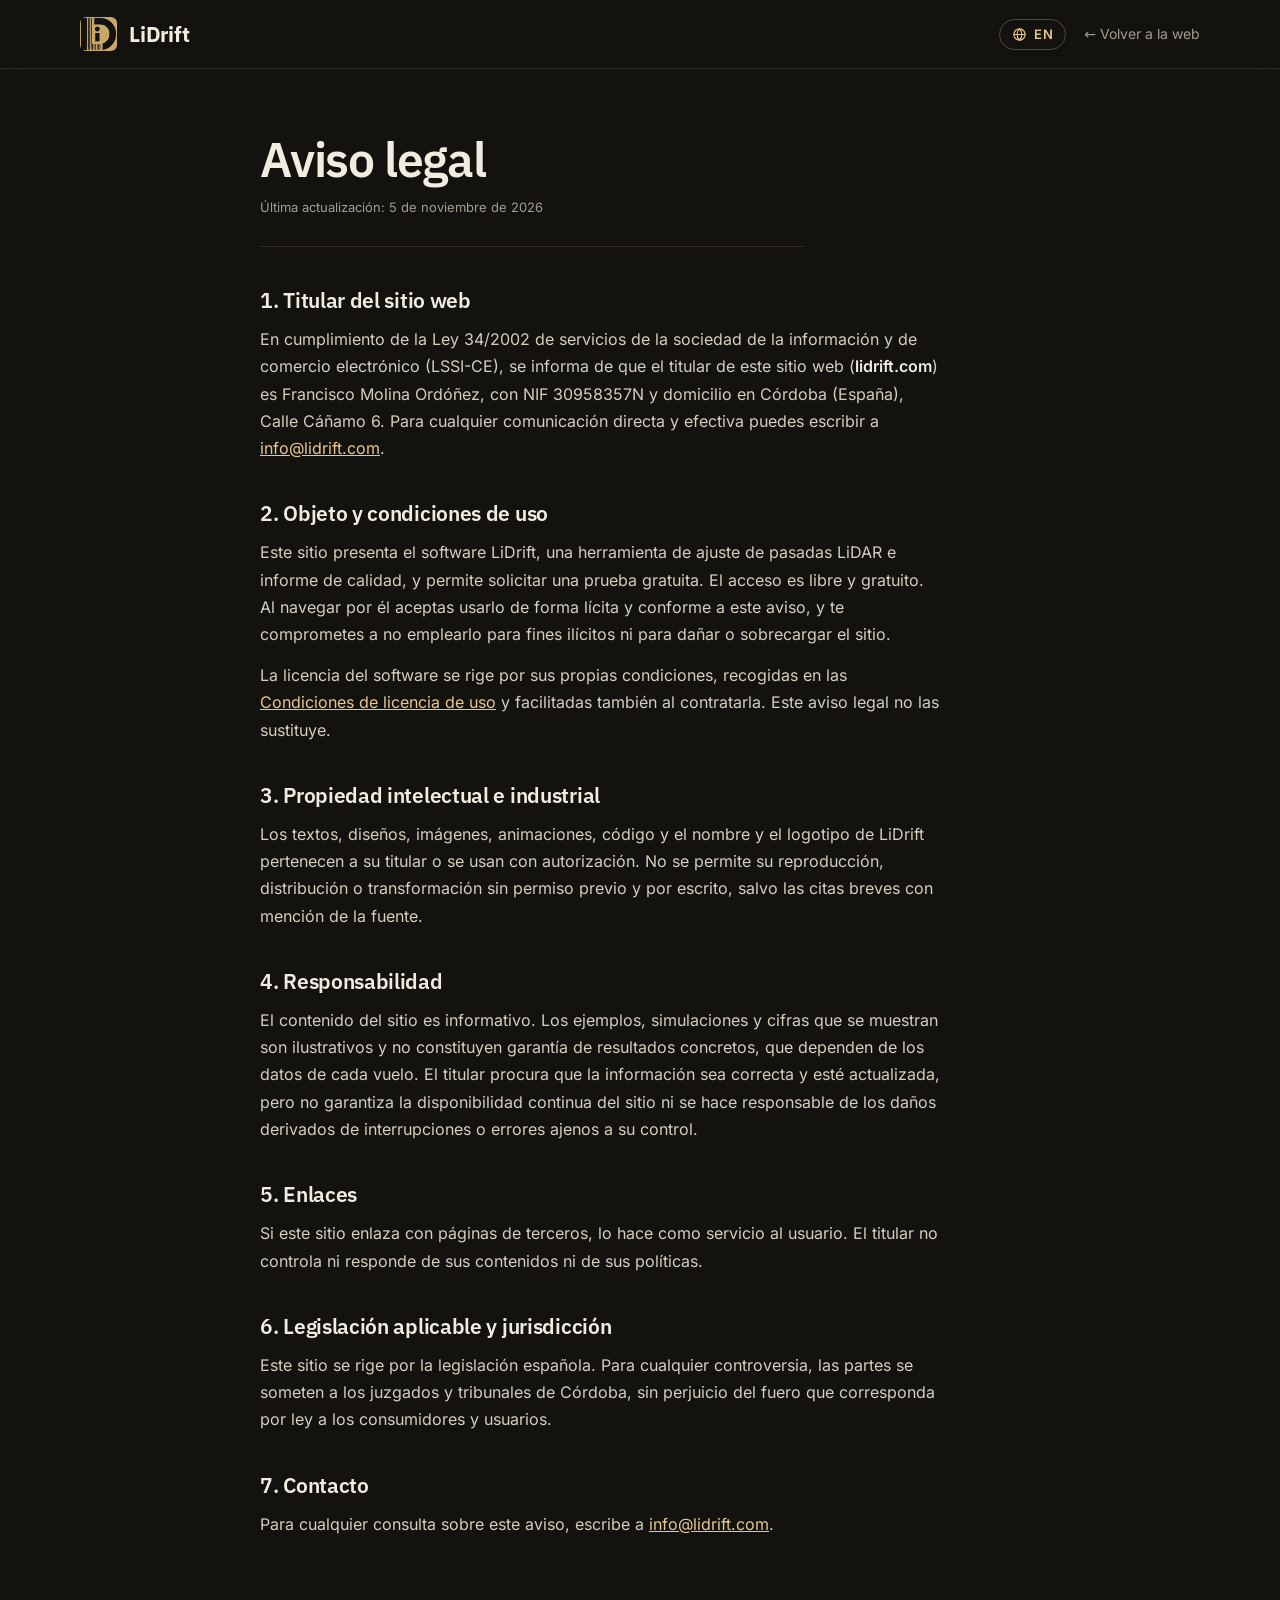
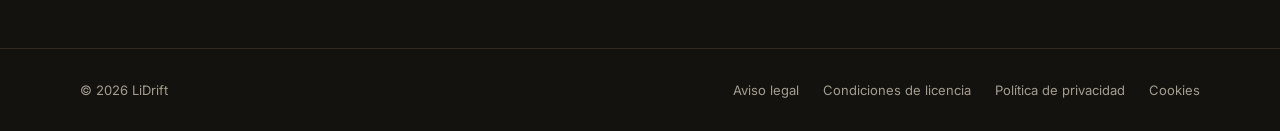
<file: aviso-legal.html>
<!DOCTYPE html>
<html lang="es">
<head>
<meta charset="utf-8">
<title>Aviso legal | LiDrift</title>
<meta name="robots" content="noindex">
<link rel="canonical" href="https://lidrift.com/es/aviso-legal.html">
<meta http-equiv="refresh" content="0; url=es/aviso-legal.html">
<script>location.replace("es/aviso-legal.html"+location.hash);</script>
</head>
<body>
<p><a href="es/aviso-legal.html">Aviso legal</a></p>
</body>
</html>
</file>
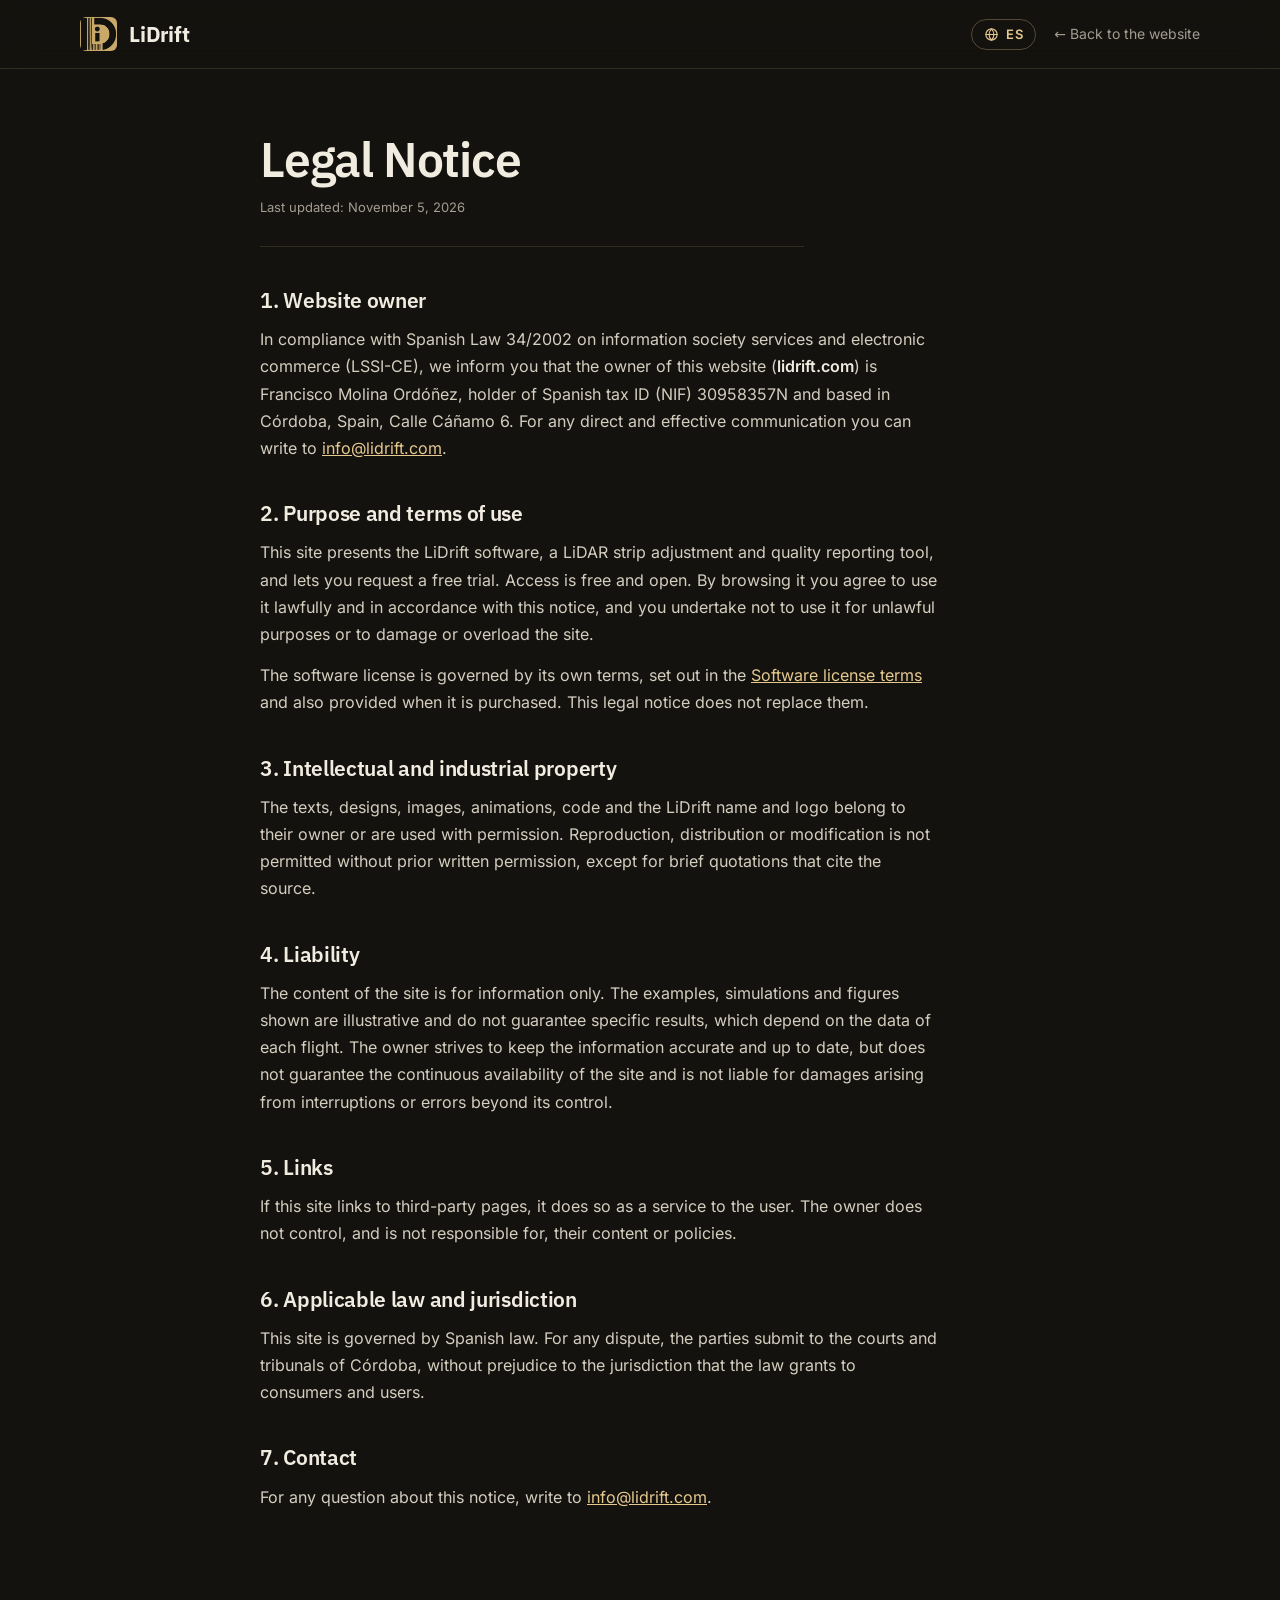
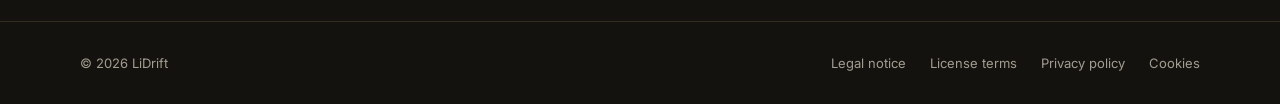
<file: legal-notice.html>
<!DOCTYPE html>
<html lang="en">
<head>
<meta charset="utf-8">
<meta name="viewport" content="width=device-width, initial-scale=1">
<title>Legal Notice | LiDrift</title>
<meta name="description" content="Legal notice for the LiDrift website: owner, terms of use, intellectual property and applicable law.">
<meta name="theme-color" content="#14120f">
<link rel="canonical" href="https://lidrift.com/legal-notice.html">
<link rel="alternate" hreflang="en" href="https://lidrift.com/legal-notice.html">
<link rel="alternate" hreflang="es" href="https://lidrift.com/es/aviso-legal.html">
<link rel="alternate" hreflang="x-default" href="https://lidrift.com/legal-notice.html">
<link rel="icon" type="image/png" href="icon.png">
<link rel="preload" href="fonts/inter-latin-400-normal.woff2" as="font" type="font/woff2" crossorigin>
<style>
@font-face{font-family:"Inter";font-style:normal;font-weight:400;font-display:swap;src:url("fonts/inter-latin-400-normal.woff2") format("woff2")}
@font-face{font-family:"Inter";font-style:normal;font-weight:500;font-display:swap;src:url("fonts/inter-latin-500-normal.woff2") format("woff2")}
@font-face{font-family:"Inter";font-style:normal;font-weight:600;font-display:swap;src:url("fonts/inter-latin-600-normal.woff2") format("woff2")}
@font-face{font-family:"IBM Plex Sans";font-style:normal;font-weight:500;font-display:swap;src:url("fonts/ibm-plex-sans-latin-500-normal.woff2") format("woff2")}
@font-face{font-family:"IBM Plex Sans";font-style:normal;font-weight:600;font-display:swap;src:url("fonts/ibm-plex-sans-latin-600-normal.woff2") format("woff2")}
@font-face{font-family:"IBM Plex Sans";font-style:normal;font-weight:700;font-display:swap;src:url("fonts/ibm-plex-sans-latin-700-normal.woff2") format("woff2")}
</style>
<link rel="stylesheet" href="legal.css">
</head>
<body>
<header>
  <div class="wrap bar">
    <a class="brand" href="./"><img src="logo.png" alt="">LiDrift</a>
    <div class="bar-r"><a class="lang" href="es/aviso-legal.html" hreflang="es" lang="es" title="Español" aria-label="Ver esta web en español"><svg viewBox="0 0 24 24" fill="none" stroke="currentColor" stroke-width="1.8" stroke-linecap="round" stroke-linejoin="round" aria-hidden="true"><circle cx="12" cy="12" r="9"/><path d="M3 12h18M12 3c2.6 2.7 3.9 5.7 3.9 9s-1.3 6.3-3.9 9c-2.6-2.7-3.9-5.7-3.9-9S9.4 5.7 12 3z"/></svg>ES</a><a class="back" href="./">← <span class="bk-lg">Back to the website</span><span class="bk-sm">Back</span></a></div>
  </div>
</header>
<main class="wrap doc">
  <h1>Legal Notice</h1>
  <p class="upd">Last updated: November 5, 2026</p>
  <h2>1. Website owner</h2>
  <p>In compliance with Spanish Law 34/2002 on information society services and electronic commerce (LSSI-CE), we inform you that the owner of this website (<strong>lidrift.com</strong>) is Francisco Molina Ordóñez, holder of Spanish tax ID (NIF) 30958357N and based in Córdoba, Spain, Calle Cáñamo 6. For any direct and effective communication you can write to <a href="mailto:info@lidrift.com">info@lidrift.com</a>.</p>

  <h2>2. Purpose and terms of use</h2>
  <p>This site presents the LiDrift software, a LiDAR strip adjustment and quality reporting tool, and lets you request a free trial. Access is free and open. By browsing it you agree to use it lawfully and in accordance with this notice, and you undertake not to use it for unlawful purposes or to damage or overload the site.</p>
  <p>The software license is governed by its own terms, set out in the <a href="license-terms.html">Software license terms</a> and also provided when it is purchased. This legal notice does not replace them.</p>

  <h2>3. Intellectual and industrial property</h2>
  <p>The texts, designs, images, animations, code and the LiDrift name and logo belong to their owner or are used with permission. Reproduction, distribution or modification is not permitted without prior written permission, except for brief quotations that cite the source.</p>

  <h2>4. Liability</h2>
  <p>The content of the site is for information only. The examples, simulations and figures shown are illustrative and do not guarantee specific results, which depend on the data of each flight. The owner strives to keep the information accurate and up to date, but does not guarantee the continuous availability of the site and is not liable for damages arising from interruptions or errors beyond its control.</p>

  <h2>5. Links</h2>
  <p>If this site links to third-party pages, it does so as a service to the user. The owner does not control, and is not responsible for, their content or policies.</p>

  <h2>6. Applicable law and jurisdiction</h2>
  <p>This site is governed by Spanish law. For any dispute, the parties submit to the courts and tribunals of Córdoba, without prejudice to the jurisdiction that the law grants to consumers and users.</p>

  <h2>7. Contact</h2>
  <p>For any question about this notice, write to <a href="mailto:info@lidrift.com">info@lidrift.com</a>.</p>
</main>
<footer>
  <div class="wrap">
    <span>© 2026 LiDrift</span>
    <nav aria-label="Legal"><a href="legal-notice.html">Legal notice</a><a href="license-terms.html">License terms</a><a href="privacy.html">Privacy policy</a><a href="privacy.html#cookies">Cookies</a></nav>
  </div>
</footer>
</body>
</html>
</file>
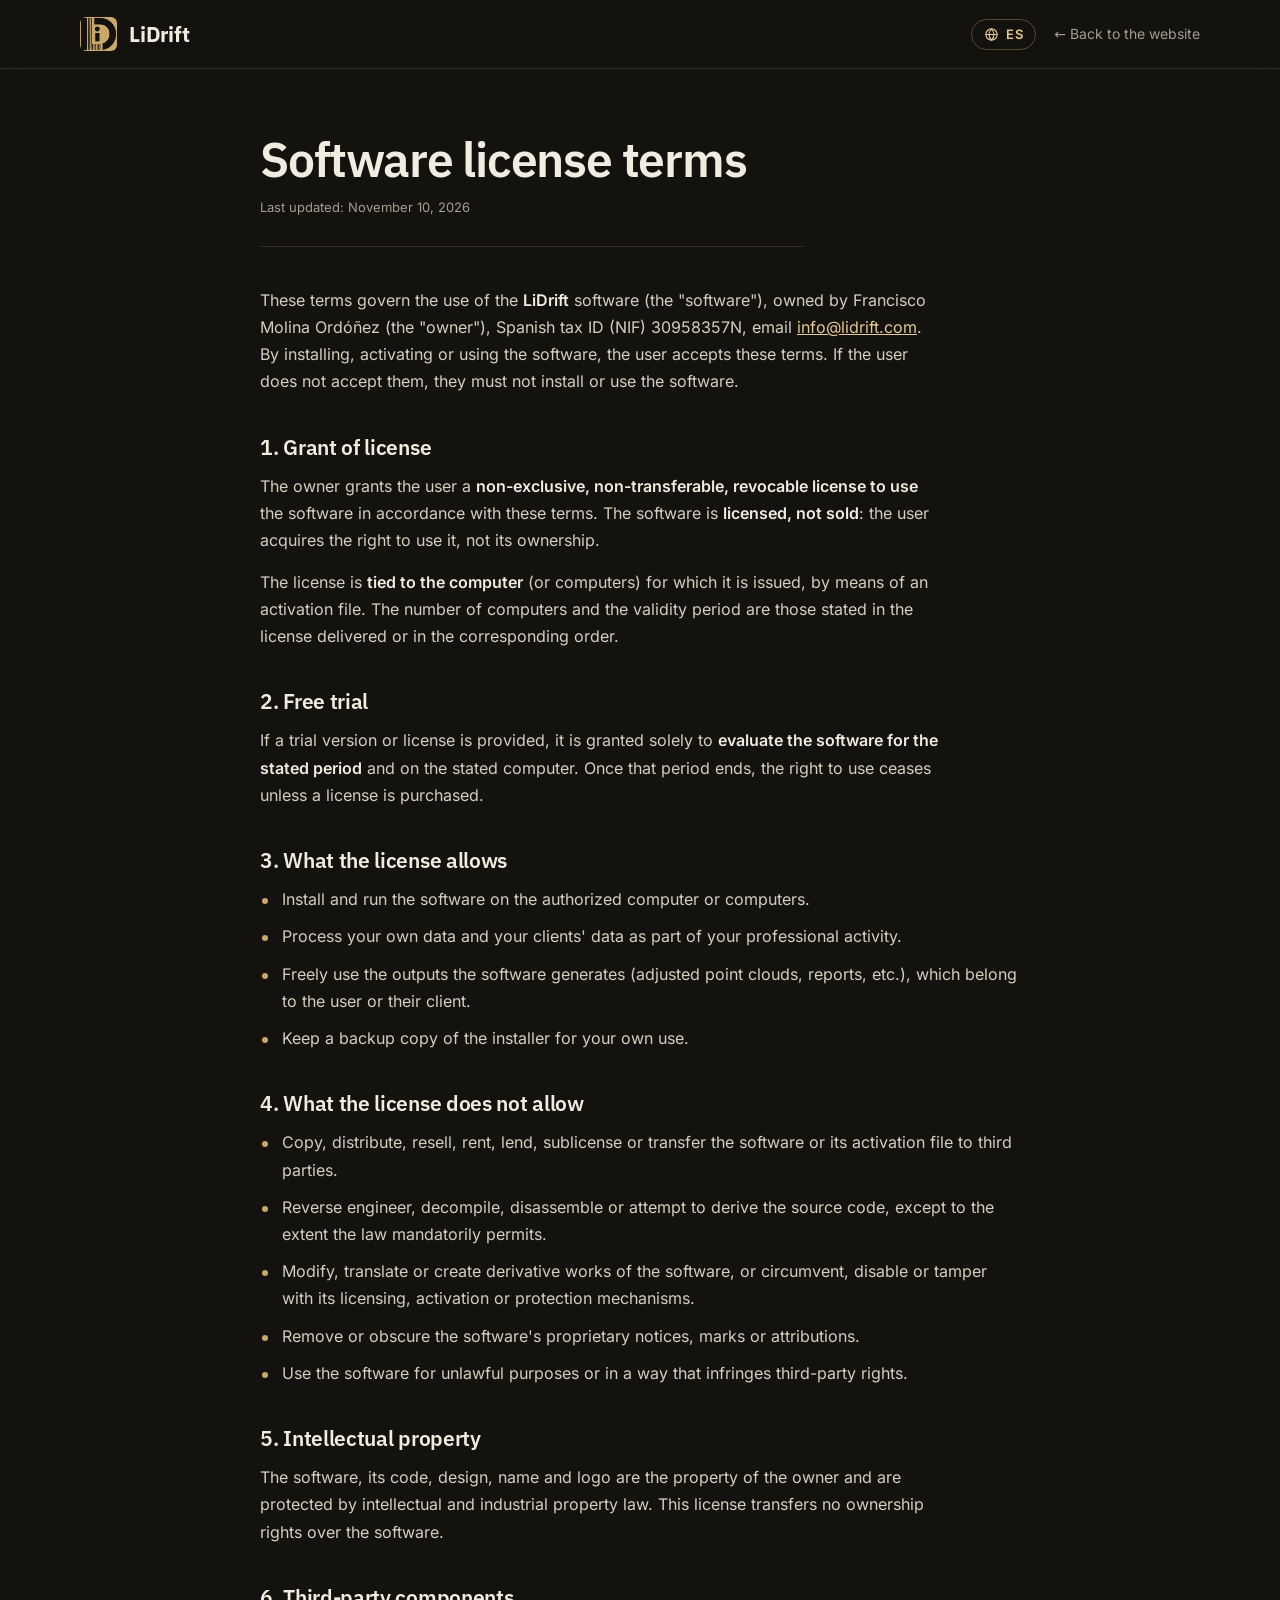
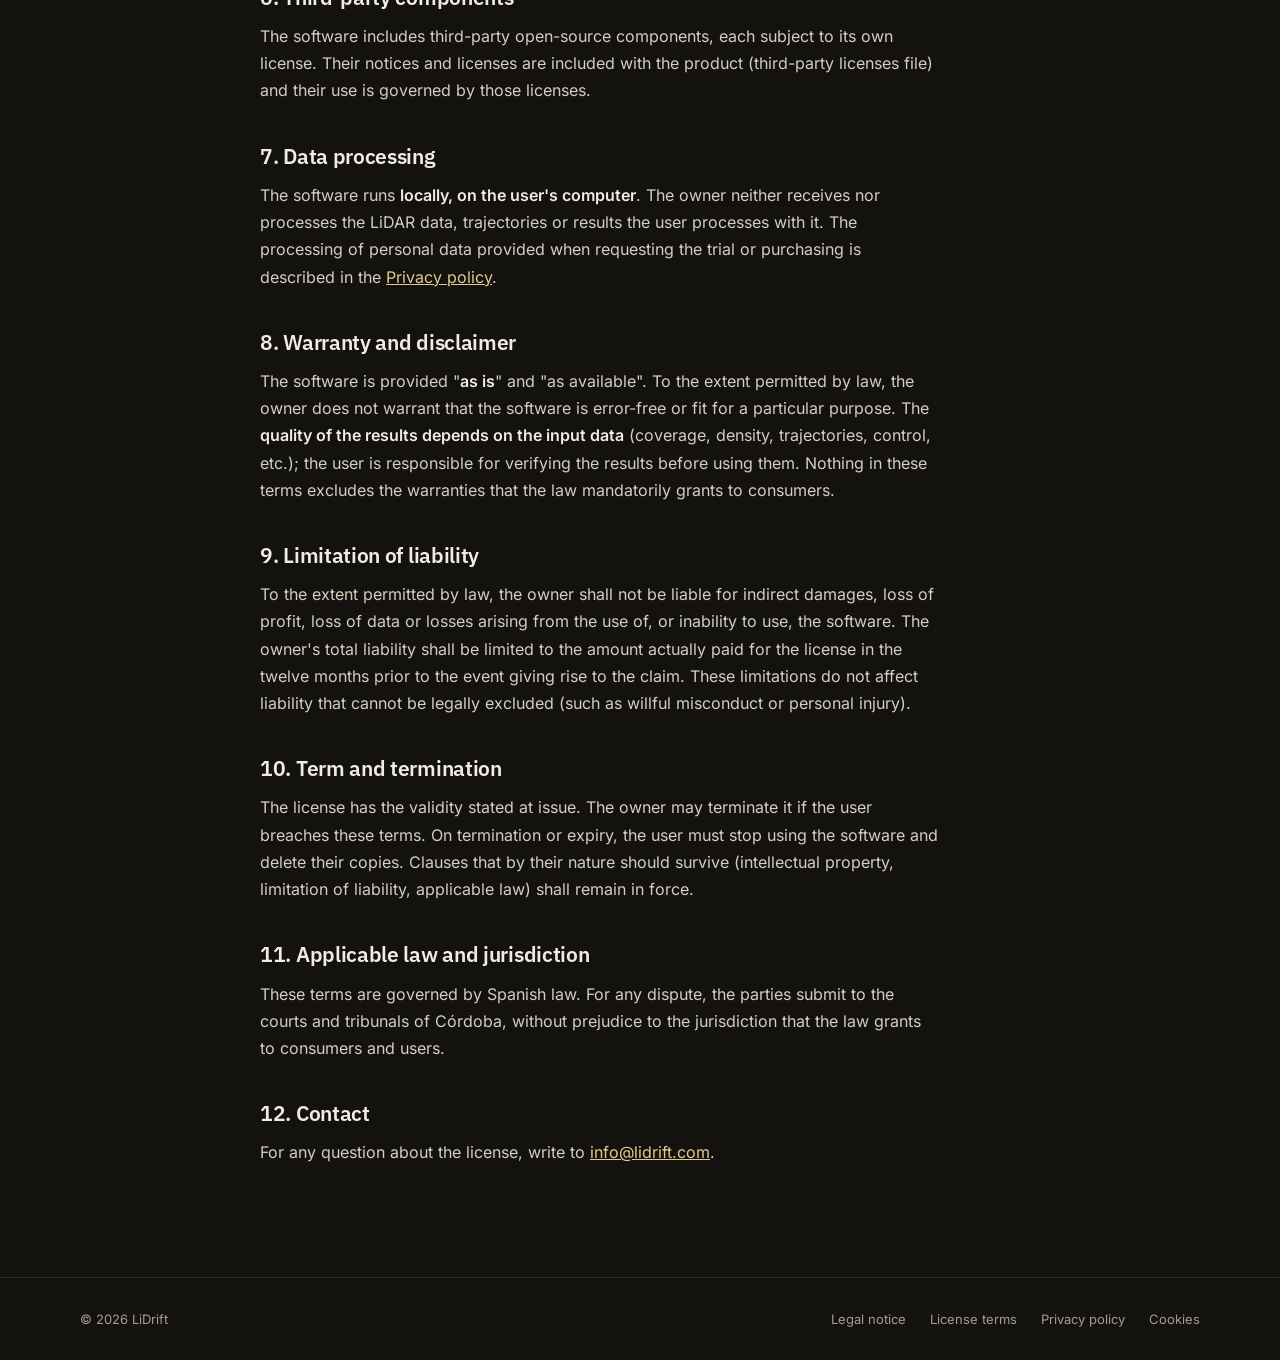
<file: license-terms.html>
<!DOCTYPE html>
<html lang="en">
<head>
<meta charset="utf-8">
<meta name="viewport" content="width=device-width, initial-scale=1">
<title>Software license terms | LiDrift</title>
<meta name="description" content="LiDrift software license terms: what the license allows, what it does not, warranty, liability and applicable law.">
<meta name="theme-color" content="#14120f">
<link rel="canonical" href="https://lidrift.com/license-terms.html">
<link rel="alternate" hreflang="en" href="https://lidrift.com/license-terms.html">
<link rel="alternate" hreflang="es" href="https://lidrift.com/es/condiciones-licencia.html">
<link rel="alternate" hreflang="x-default" href="https://lidrift.com/license-terms.html">
<link rel="icon" type="image/png" href="icon.png">
<link rel="preload" href="fonts/inter-latin-400-normal.woff2" as="font" type="font/woff2" crossorigin>
<style>
@font-face{font-family:"Inter";font-style:normal;font-weight:400;font-display:swap;src:url("fonts/inter-latin-400-normal.woff2") format("woff2")}
@font-face{font-family:"Inter";font-style:normal;font-weight:500;font-display:swap;src:url("fonts/inter-latin-500-normal.woff2") format("woff2")}
@font-face{font-family:"Inter";font-style:normal;font-weight:600;font-display:swap;src:url("fonts/inter-latin-600-normal.woff2") format("woff2")}
@font-face{font-family:"IBM Plex Sans";font-style:normal;font-weight:500;font-display:swap;src:url("fonts/ibm-plex-sans-latin-500-normal.woff2") format("woff2")}
@font-face{font-family:"IBM Plex Sans";font-style:normal;font-weight:600;font-display:swap;src:url("fonts/ibm-plex-sans-latin-600-normal.woff2") format("woff2")}
@font-face{font-family:"IBM Plex Sans";font-style:normal;font-weight:700;font-display:swap;src:url("fonts/ibm-plex-sans-latin-700-normal.woff2") format("woff2")}
</style>
<link rel="stylesheet" href="legal.css">
</head>
<body>
<header>
  <div class="wrap bar">
    <a class="brand" href="./"><img src="logo.png" alt="">LiDrift</a>
    <div class="bar-r"><a class="lang" href="es/condiciones-licencia.html" hreflang="es" lang="es" title="Español" aria-label="Ver esta web en español"><svg viewBox="0 0 24 24" fill="none" stroke="currentColor" stroke-width="1.8" stroke-linecap="round" stroke-linejoin="round" aria-hidden="true"><circle cx="12" cy="12" r="9"/><path d="M3 12h18M12 3c2.6 2.7 3.9 5.7 3.9 9s-1.3 6.3-3.9 9c-2.6-2.7-3.9-5.7-3.9-9S9.4 5.7 12 3z"/></svg>ES</a><a class="back" href="./">← <span class="bk-lg">Back to the website</span><span class="bk-sm">Back</span></a></div>
  </div>
</header>
<main class="wrap doc">
  <h1>Software license terms</h1>
  <p class="upd">Last updated: November 10, 2026</p>

  <p>These terms govern the use of the <strong>LiDrift</strong> software (the "software"), owned by Francisco Molina Ordóñez (the "owner"), Spanish tax ID (NIF) 30958357N, email <a href="mailto:info@lidrift.com">info@lidrift.com</a>. By installing, activating or using the software, the user accepts these terms. If the user does not accept them, they must not install or use the software.</p>

  <h2>1. Grant of license</h2>
  <p>The owner grants the user a <strong>non-exclusive, non-transferable, revocable license to use</strong> the software in accordance with these terms. The software is <strong>licensed, not sold</strong>: the user acquires the right to use it, not its ownership.</p>
  <p>The license is <strong>tied to the computer</strong> (or computers) for which it is issued, by means of an activation file. The number of computers and the validity period are those stated in the license delivered or in the corresponding order.</p>

  <h2>2. Free trial</h2>
  <p>If a trial version or license is provided, it is granted solely to <strong>evaluate the software for the stated period</strong> and on the stated computer. Once that period ends, the right to use ceases unless a license is purchased.</p>

  <h2>3. What the license allows</h2>
  <ul>
    <li>Install and run the software on the authorized computer or computers.</li>
    <li>Process your own data and your clients' data as part of your professional activity.</li>
    <li>Freely use the outputs the software generates (adjusted point clouds, reports, etc.), which belong to the user or their client.</li>
    <li>Keep a backup copy of the installer for your own use.</li>
  </ul>

  <h2>4. What the license does not allow</h2>
  <ul>
    <li>Copy, distribute, resell, rent, lend, sublicense or transfer the software or its activation file to third parties.</li>
    <li>Reverse engineer, decompile, disassemble or attempt to derive the source code, except to the extent the law mandatorily permits.</li>
    <li>Modify, translate or create derivative works of the software, or circumvent, disable or tamper with its licensing, activation or protection mechanisms.</li>
    <li>Remove or obscure the software's proprietary notices, marks or attributions.</li>
    <li>Use the software for unlawful purposes or in a way that infringes third-party rights.</li>
  </ul>

  <h2>5. Intellectual property</h2>
  <p>The software, its code, design, name and logo are the property of the owner and are protected by intellectual and industrial property law. This license transfers no ownership rights over the software.</p>

  <h2>6. Third-party components</h2>
  <p>The software includes third-party open-source components, each subject to its own license. Their notices and licenses are included with the product (third-party licenses file) and their use is governed by those licenses.</p>

  <h2>7. Data processing</h2>
  <p>The software runs <strong>locally, on the user's computer</strong>. The owner neither receives nor processes the LiDAR data, trajectories or results the user processes with it. The processing of personal data provided when requesting the trial or purchasing is described in the <a href="privacy.html">Privacy policy</a>.</p>

  <h2>8. Warranty and disclaimer</h2>
  <p>The software is provided "<strong>as is</strong>" and "as available". To the extent permitted by law, the owner does not warrant that the software is error-free or fit for a particular purpose. The <strong>quality of the results depends on the input data</strong> (coverage, density, trajectories, control, etc.); the user is responsible for verifying the results before using them. Nothing in these terms excludes the warranties that the law mandatorily grants to consumers.</p>

  <h2>9. Limitation of liability</h2>
  <p>To the extent permitted by law, the owner shall not be liable for indirect damages, loss of profit, loss of data or losses arising from the use of, or inability to use, the software. The owner's total liability shall be limited to the amount actually paid for the license in the twelve months prior to the event giving rise to the claim. These limitations do not affect liability that cannot be legally excluded (such as willful misconduct or personal injury).</p>

  <h2>10. Term and termination</h2>
  <p>The license has the validity stated at issue. The owner may terminate it if the user breaches these terms. On termination or expiry, the user must stop using the software and delete their copies. Clauses that by their nature should survive (intellectual property, limitation of liability, applicable law) shall remain in force.</p>

  <h2>11. Applicable law and jurisdiction</h2>
  <p>These terms are governed by Spanish law. For any dispute, the parties submit to the courts and tribunals of Córdoba, without prejudice to the jurisdiction that the law grants to consumers and users.</p>

  <h2>12. Contact</h2>
  <p>For any question about the license, write to <a href="mailto:info@lidrift.com">info@lidrift.com</a>.</p>
</main>
<footer>
  <div class="wrap">
    <span>© 2026 LiDrift</span>
    <nav aria-label="Legal"><a href="legal-notice.html">Legal notice</a><a href="license-terms.html">License terms</a><a href="privacy.html">Privacy policy</a><a href="privacy.html#cookies">Cookies</a></nav>
  </div>
</footer>
</body>
</html>
</file>
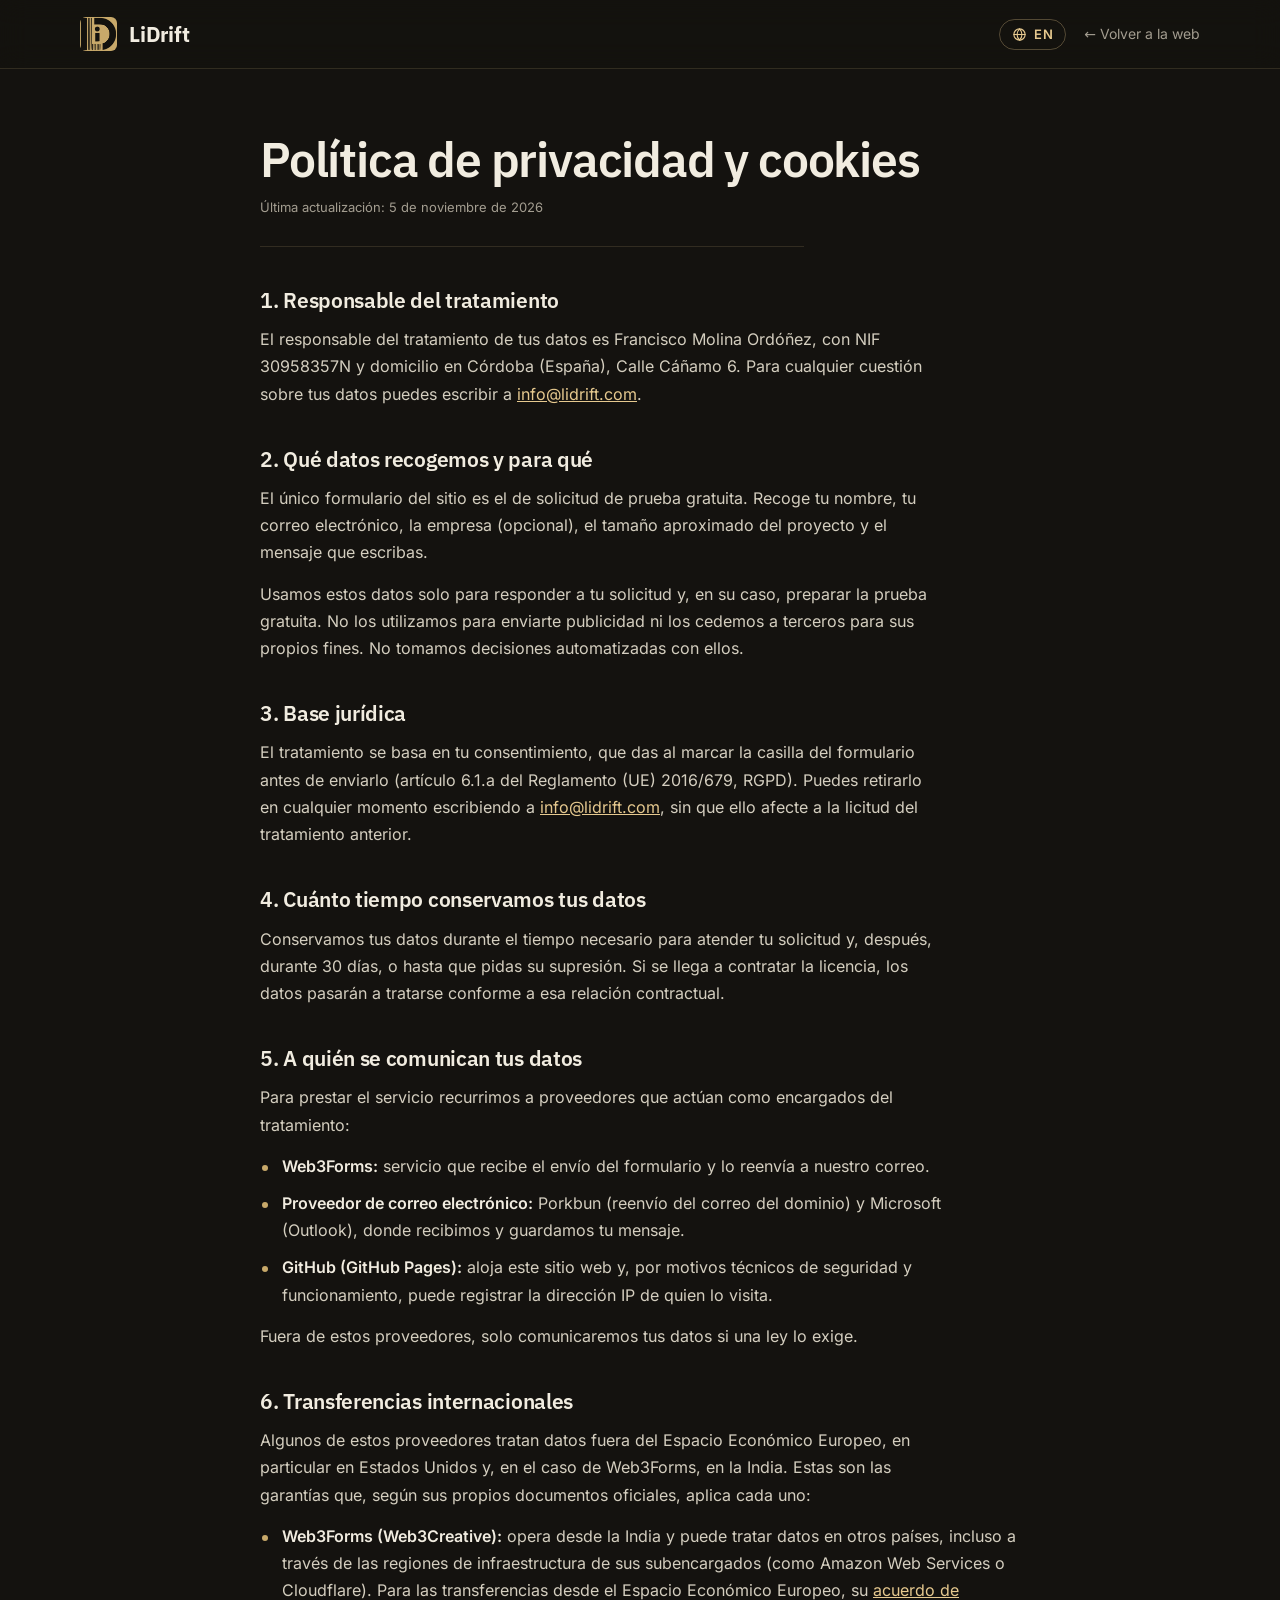
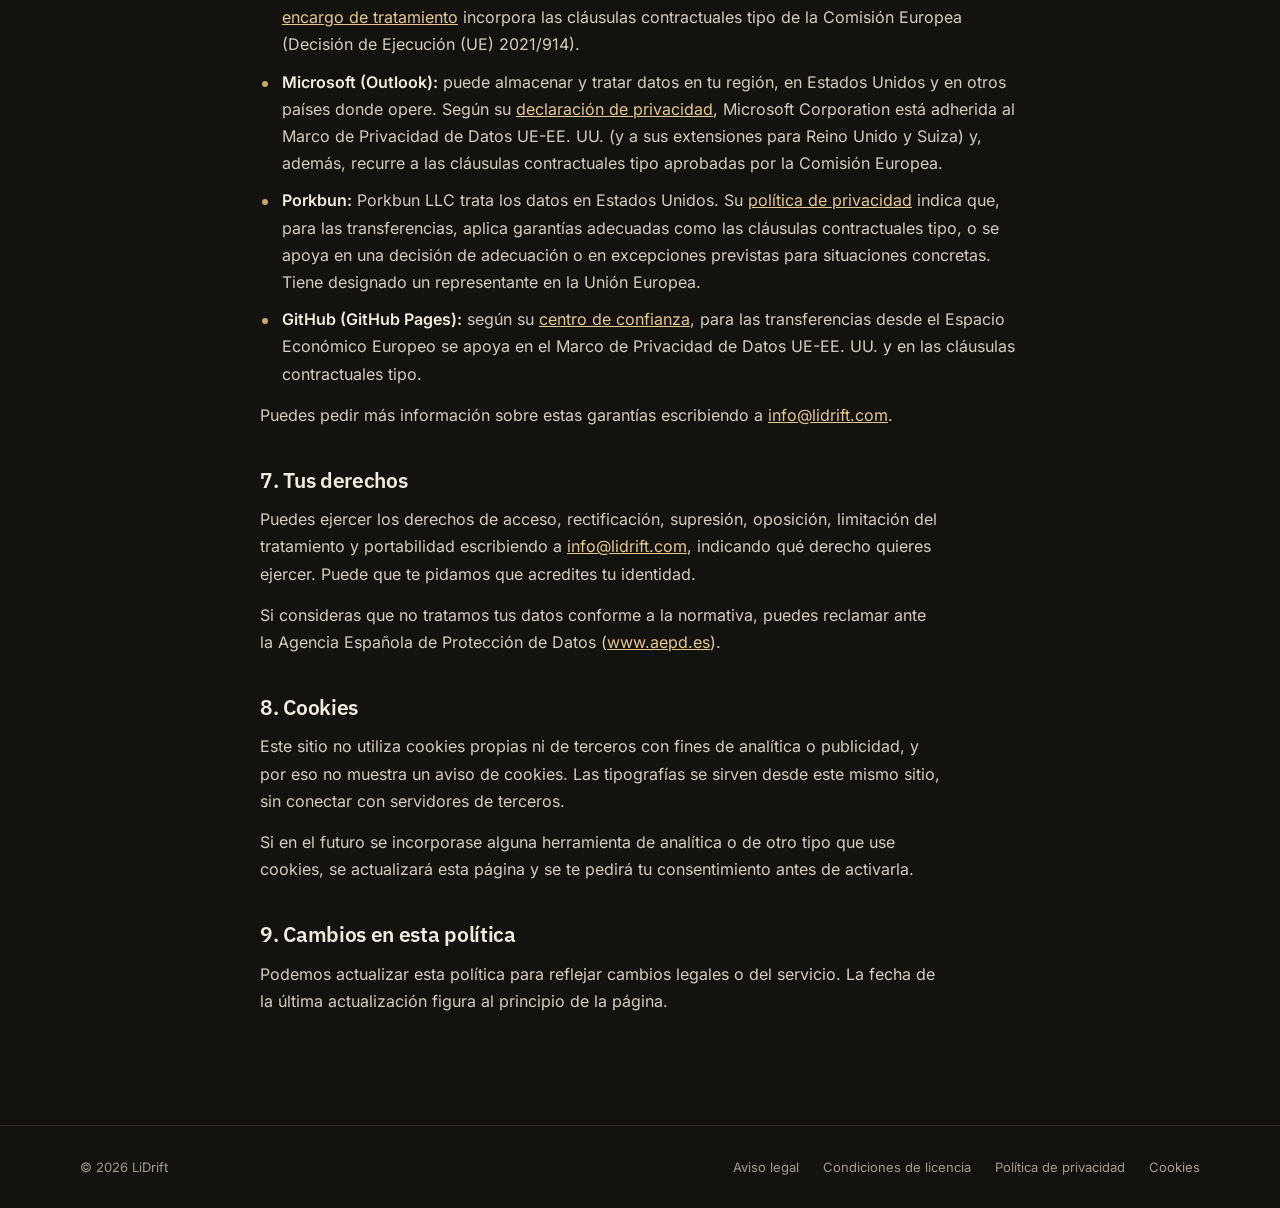
<file: privacidad.html>
<!DOCTYPE html>
<html lang="es">
<head>
<meta charset="utf-8">
<title>Política de privacidad y cookies | LiDrift</title>
<meta name="robots" content="noindex">
<link rel="canonical" href="https://lidrift.com/es/privacidad.html">
<meta http-equiv="refresh" content="0; url=es/privacidad.html">
<script>location.replace("es/privacidad.html"+location.hash);</script>
</head>
<body>
<p><a href="es/privacidad.html">Política de privacidad y cookies</a></p>
</body>
</html>
</file>
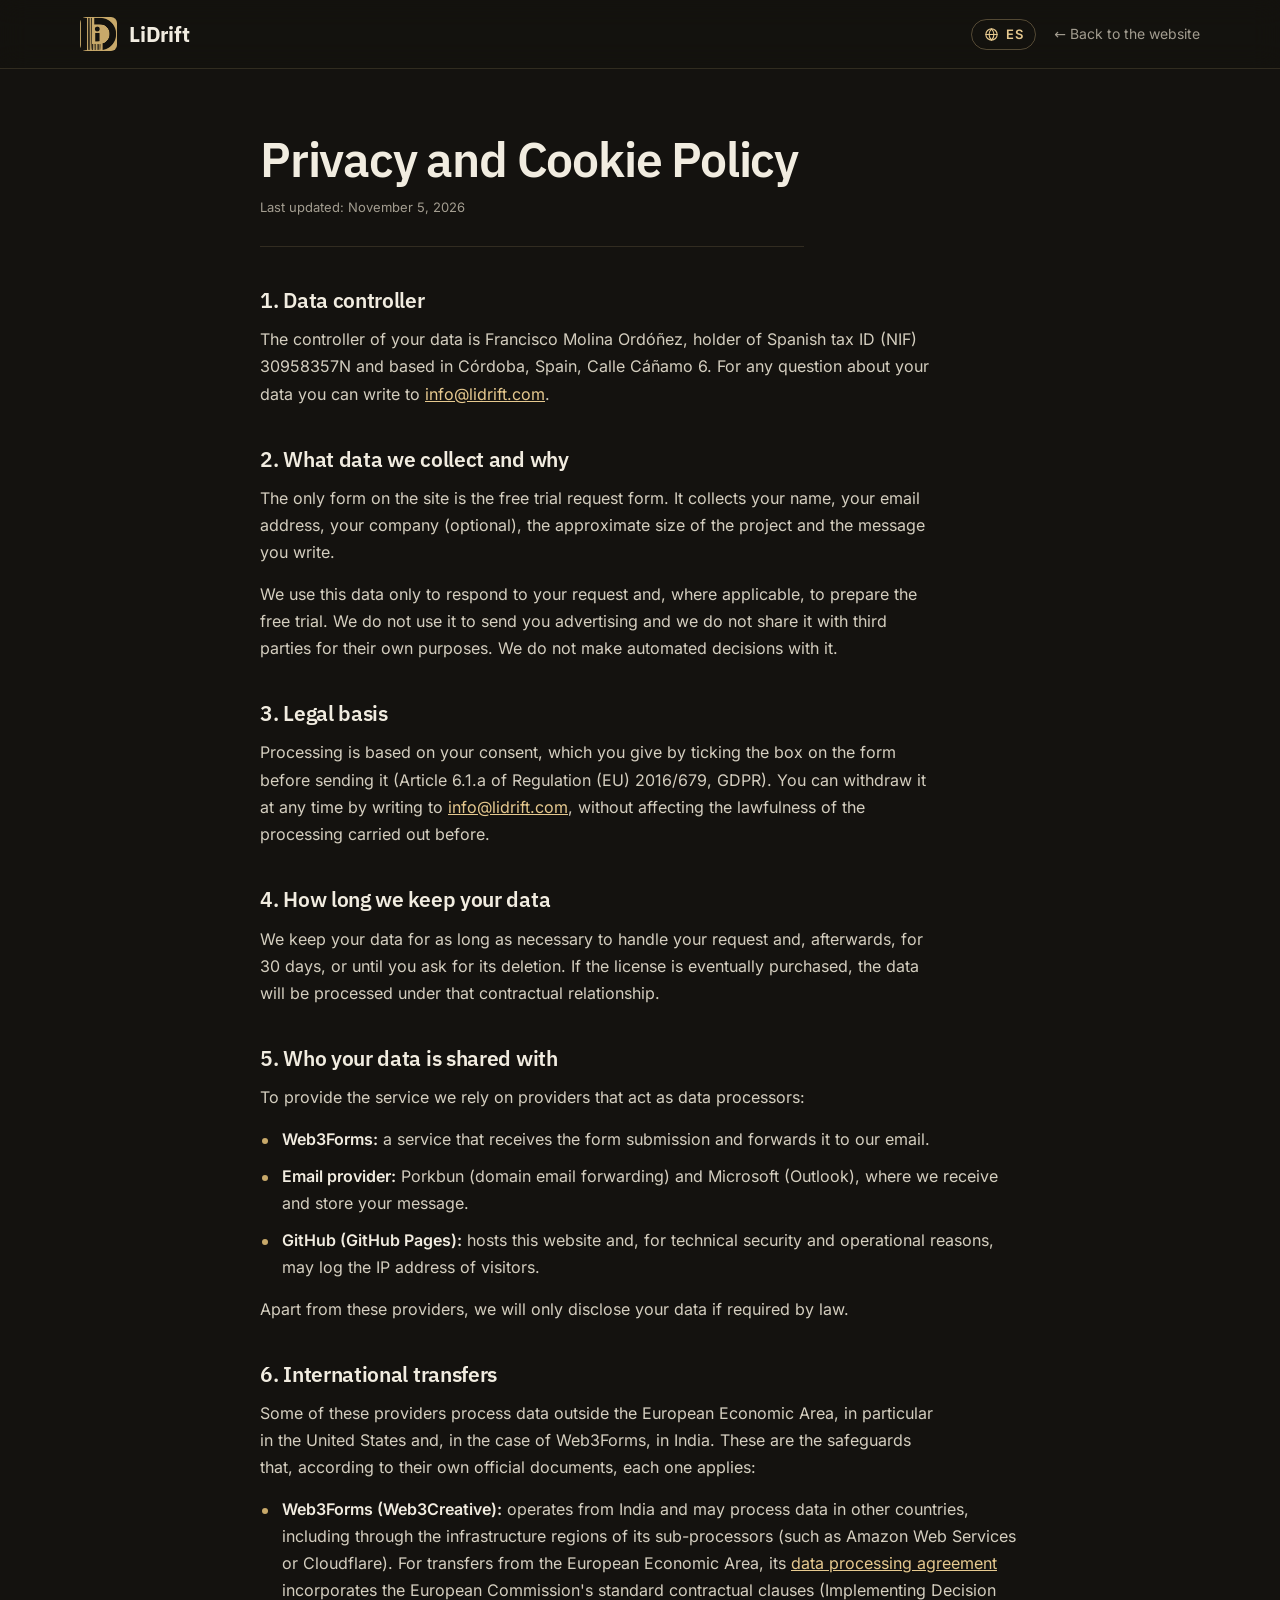
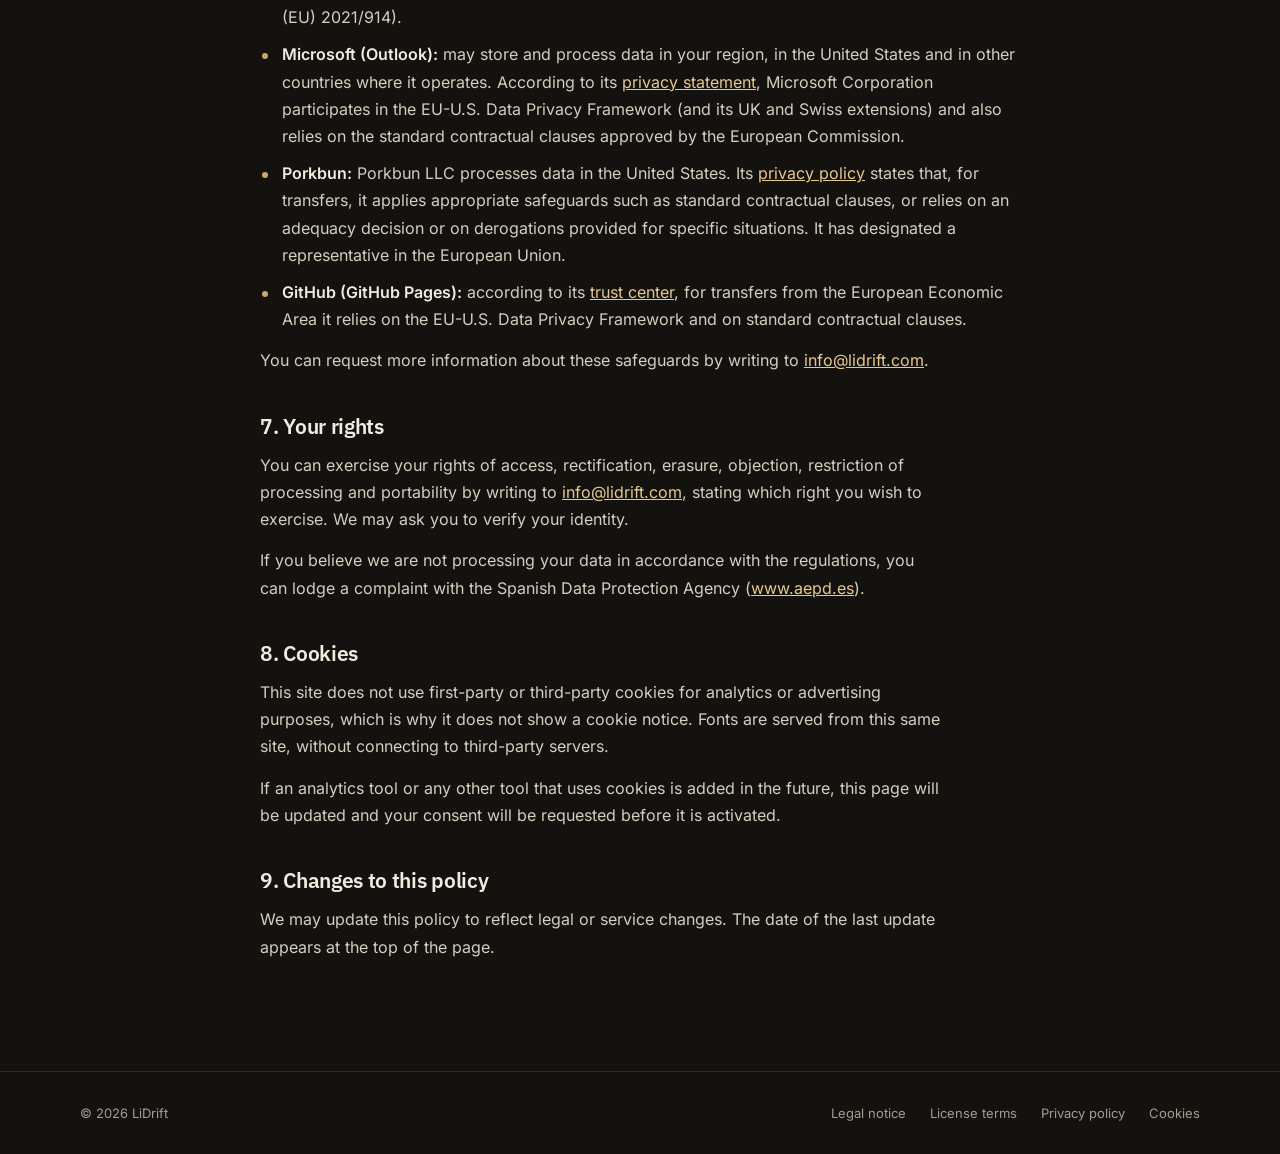
<file: privacy.html>
<!DOCTYPE html>
<html lang="en">
<head>
<meta charset="utf-8">
<meta name="viewport" content="width=device-width, initial-scale=1">
<title>Privacy and Cookie Policy | LiDrift</title>
<meta name="description" content="LiDrift privacy and cookie policy: what data the form collects, what it is used for, how long it is kept and how to exercise your rights.">
<meta name="theme-color" content="#14120f">
<link rel="canonical" href="https://lidrift.com/privacy.html">
<link rel="alternate" hreflang="en" href="https://lidrift.com/privacy.html">
<link rel="alternate" hreflang="es" href="https://lidrift.com/es/privacidad.html">
<link rel="alternate" hreflang="x-default" href="https://lidrift.com/privacy.html">
<link rel="icon" type="image/png" href="icon.png">
<link rel="preload" href="fonts/inter-latin-400-normal.woff2" as="font" type="font/woff2" crossorigin>
<style>
@font-face{font-family:"Inter";font-style:normal;font-weight:400;font-display:swap;src:url("fonts/inter-latin-400-normal.woff2") format("woff2")}
@font-face{font-family:"Inter";font-style:normal;font-weight:500;font-display:swap;src:url("fonts/inter-latin-500-normal.woff2") format("woff2")}
@font-face{font-family:"Inter";font-style:normal;font-weight:600;font-display:swap;src:url("fonts/inter-latin-600-normal.woff2") format("woff2")}
@font-face{font-family:"IBM Plex Sans";font-style:normal;font-weight:500;font-display:swap;src:url("fonts/ibm-plex-sans-latin-500-normal.woff2") format("woff2")}
@font-face{font-family:"IBM Plex Sans";font-style:normal;font-weight:600;font-display:swap;src:url("fonts/ibm-plex-sans-latin-600-normal.woff2") format("woff2")}
@font-face{font-family:"IBM Plex Sans";font-style:normal;font-weight:700;font-display:swap;src:url("fonts/ibm-plex-sans-latin-700-normal.woff2") format("woff2")}
</style>
<link rel="stylesheet" href="legal.css">
</head>
<body>
<header>
  <div class="wrap bar">
    <a class="brand" href="./"><img src="logo.png" alt="">LiDrift</a>
    <div class="bar-r"><a class="lang" href="es/privacidad.html" hreflang="es" lang="es" title="Español" aria-label="Ver esta web en español"><svg viewBox="0 0 24 24" fill="none" stroke="currentColor" stroke-width="1.8" stroke-linecap="round" stroke-linejoin="round" aria-hidden="true"><circle cx="12" cy="12" r="9"/><path d="M3 12h18M12 3c2.6 2.7 3.9 5.7 3.9 9s-1.3 6.3-3.9 9c-2.6-2.7-3.9-5.7-3.9-9S9.4 5.7 12 3z"/></svg>ES</a><a class="back" href="./">← <span class="bk-lg">Back to the website</span><span class="bk-sm">Back</span></a></div>
  </div>
</header>
<main class="wrap doc">
  <h1>Privacy and Cookie Policy</h1>
  <p class="upd">Last updated: November 5, 2026</p>
  <h2>1. Data controller</h2>
  <p>The controller of your data is Francisco Molina Ordóñez, holder of Spanish tax ID (NIF) 30958357N and based in Córdoba, Spain, Calle Cáñamo 6. For any question about your data you can write to <a href="mailto:info@lidrift.com">info@lidrift.com</a>.</p>

  <h2>2. What data we collect and why</h2>
  <p>The only form on the site is the free trial request form. It collects your name, your email address, your company (optional), the approximate size of the project and the message you write.</p>
  <p>We use this data only to respond to your request and, where applicable, to prepare the free trial. We do not use it to send you advertising and we do not share it with third parties for their own purposes. We do not make automated decisions with it.</p>

  <h2>3. Legal basis</h2>
  <p>Processing is based on your consent, which you give by ticking the box on the form before sending it (Article 6.1.a of Regulation (EU) 2016/679, GDPR). You can withdraw it at any time by writing to <a href="mailto:info@lidrift.com">info@lidrift.com</a>, without affecting the lawfulness of the processing carried out before.</p>

  <h2>4. How long we keep your data</h2>
  <p>We keep your data for as long as necessary to handle your request and, afterwards, for 30 days, or until you ask for its deletion. If the license is eventually purchased, the data will be processed under that contractual relationship.</p>

  <h2>5. Who your data is shared with</h2>
  <p>To provide the service we rely on providers that act as data processors:</p>
  <ul>
    <li><strong>Web3Forms:</strong> a service that receives the form submission and forwards it to our email.</li>
    <li><strong>Email provider:</strong> Porkbun (domain email forwarding) and Microsoft (Outlook), where we receive and store your message.</li>
    <li><strong>GitHub (GitHub Pages):</strong> hosts this website and, for technical security and operational reasons, may log the IP address of visitors.</li>
  </ul>
  <p>Apart from these providers, we will only disclose your data if required by law.</p>

  <h2>6. International transfers</h2>
  <p>Some of these providers process data outside the European Economic Area, in particular in the United States and, in the case of Web3Forms, in India. These are the safeguards that, according to their own official documents, each one applies:</p>
  <ul>
    <li><strong>Web3Forms (Web3Creative):</strong> operates from India and may process data in other countries, including through the infrastructure regions of its sub-processors (such as Amazon Web Services or Cloudflare). For transfers from the European Economic Area, its <a href="https://web3forms.com/dpa" rel="noopener">data processing agreement</a> incorporates the European Commission's standard contractual clauses (Implementing Decision (EU) 2021/914).</li>
    <li><strong>Microsoft (Outlook):</strong> may store and process data in your region, in the United States and in other countries where it operates. According to its <a href="https://www.microsoft.com/en-us/privacy/privacystatement" rel="noopener">privacy statement</a>, Microsoft Corporation participates in the EU-U.S. Data Privacy Framework (and its UK and Swiss extensions) and also relies on the standard contractual clauses approved by the European Commission.</li>
    <li><strong>Porkbun:</strong> Porkbun LLC processes data in the United States. Its <a href="https://porkbun.com/legal/agreement/privacy_policy" rel="noopener">privacy policy</a> states that, for transfers, it applies appropriate safeguards such as standard contractual clauses, or relies on an adequacy decision or on derogations provided for specific situations. It has designated a representative in the European Union.</li>
    <li><strong>GitHub (GitHub Pages):</strong> according to its <a href="https://github.com/trust-center/privacy" rel="noopener">trust center</a>, for transfers from the European Economic Area it relies on the EU-U.S. Data Privacy Framework and on standard contractual clauses.</li>
  </ul>
  <p>You can request more information about these safeguards by writing to <a href="mailto:info@lidrift.com">info@lidrift.com</a>.</p>

  <h2>7. Your rights</h2>
  <p>You can exercise your rights of access, rectification, erasure, objection, restriction of processing and portability by writing to <a href="mailto:info@lidrift.com">info@lidrift.com</a>, stating which right you wish to exercise. We may ask you to verify your identity.</p>
  <p>If you believe we are not processing your data in accordance with the regulations, you can lodge a complaint with the Spanish Data Protection Agency (<a href="https://www.aepd.es" rel="noopener">www.aepd.es</a>).</p>

  <h2 id="cookies">8. Cookies</h2>
  <p>This site does not use first-party or third-party cookies for analytics or advertising purposes, which is why it does not show a cookie notice. Fonts are served from this same site, without connecting to third-party servers.</p>
  <p>If an analytics tool or any other tool that uses cookies is added in the future, this page will be updated and your consent will be requested before it is activated.</p>

  <h2>9. Changes to this policy</h2>
  <p>We may update this policy to reflect legal or service changes. The date of the last update appears at the top of the page.</p>
</main>
<footer>
  <div class="wrap">
    <span>© 2026 LiDrift</span>
    <nav aria-label="Legal"><a href="legal-notice.html">Legal notice</a><a href="license-terms.html">License terms</a><a href="privacy.html">Privacy policy</a><a href="privacy.html#cookies">Cookies</a></nav>
  </div>
</footer>
</body>
</html>
</file>
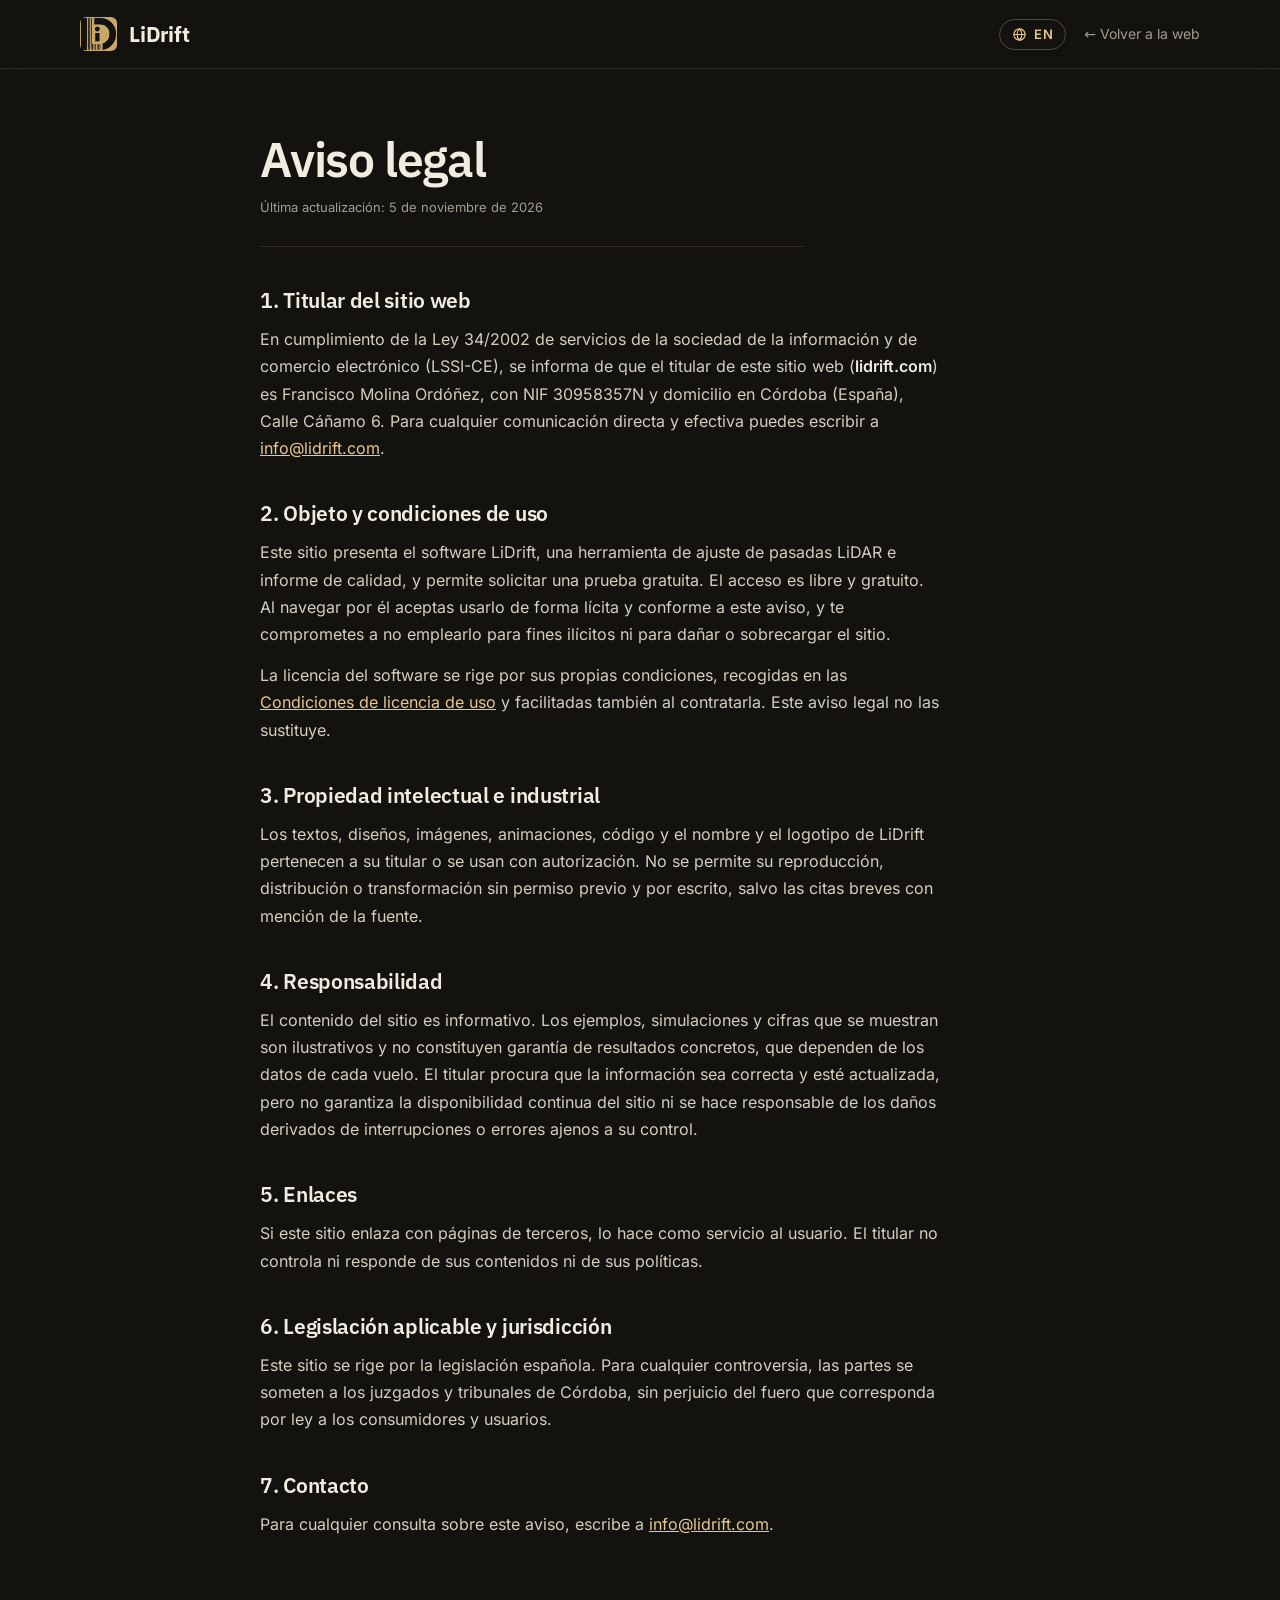
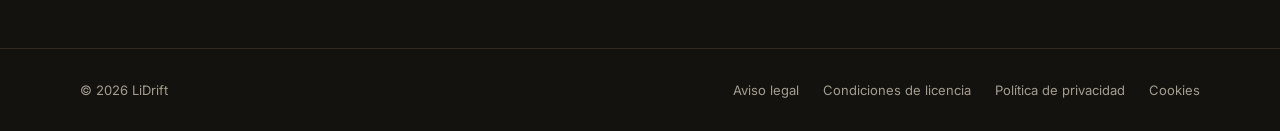
<file: es/aviso-legal.html>
<!DOCTYPE html>
<html lang="es">
<head>
<meta charset="utf-8">
<meta name="viewport" content="width=device-width, initial-scale=1">
<title>Aviso legal | LiDrift</title>
<meta name="description" content="Aviso legal del sitio web de LiDrift: titular, condiciones de uso, propiedad intelectual y legislación aplicable.">
<meta name="theme-color" content="#14120f">
<link rel="canonical" href="https://lidrift.com/es/aviso-legal.html">
<link rel="alternate" hreflang="en" href="https://lidrift.com/legal-notice.html">
<link rel="alternate" hreflang="es" href="https://lidrift.com/es/aviso-legal.html">
<link rel="alternate" hreflang="x-default" href="https://lidrift.com/legal-notice.html">
<link rel="icon" type="image/png" href="../icon.png">
<link rel="preload" href="../fonts/inter-latin-400-normal.woff2" as="font" type="font/woff2" crossorigin>
<style>
@font-face{font-family:"Inter";font-style:normal;font-weight:400;font-display:swap;src:url("../fonts/inter-latin-400-normal.woff2") format("woff2")}
@font-face{font-family:"Inter";font-style:normal;font-weight:500;font-display:swap;src:url("../fonts/inter-latin-500-normal.woff2") format("woff2")}
@font-face{font-family:"Inter";font-style:normal;font-weight:600;font-display:swap;src:url("../fonts/inter-latin-600-normal.woff2") format("woff2")}
@font-face{font-family:"IBM Plex Sans";font-style:normal;font-weight:500;font-display:swap;src:url("../fonts/ibm-plex-sans-latin-500-normal.woff2") format("woff2")}
@font-face{font-family:"IBM Plex Sans";font-style:normal;font-weight:600;font-display:swap;src:url("../fonts/ibm-plex-sans-latin-600-normal.woff2") format("woff2")}
@font-face{font-family:"IBM Plex Sans";font-style:normal;font-weight:700;font-display:swap;src:url("../fonts/ibm-plex-sans-latin-700-normal.woff2") format("woff2")}
</style>
<link rel="stylesheet" href="../legal.css">
</head>
<body>
<header>
  <div class="wrap bar">
    <a class="brand" href="./"><img src="../logo.png" alt="">LiDrift</a>
    <div class="bar-r"><a class="lang" href="../legal-notice.html" hreflang="en" lang="en" title="English" aria-label="View this site in English"><svg viewBox="0 0 24 24" fill="none" stroke="currentColor" stroke-width="1.8" stroke-linecap="round" stroke-linejoin="round" aria-hidden="true"><circle cx="12" cy="12" r="9"/><path d="M3 12h18M12 3c2.6 2.7 3.9 5.7 3.9 9s-1.3 6.3-3.9 9c-2.6-2.7-3.9-5.7-3.9-9S9.4 5.7 12 3z"/></svg>EN</a><a class="back" href="./">← <span class="bk-lg">Volver a la web</span><span class="bk-sm">Volver</span></a></div>
  </div>
</header>
<main class="wrap doc">
  <h1>Aviso legal</h1>
  <p class="upd">Última actualización: 5 de noviembre de 2026</p>
  <h2>1. Titular del sitio web</h2>
  <p>En cumplimiento de la Ley 34/2002 de servicios de la sociedad de la información y de comercio electrónico (LSSI-CE), se informa de que el titular de este sitio web (<strong>lidrift.com</strong>) es Francisco Molina Ordóñez, con NIF 30958357N y domicilio en Córdoba (España), Calle Cáñamo 6. Para cualquier comunicación directa y efectiva puedes escribir a <a href="mailto:info@lidrift.com">info@lidrift.com</a>.</p>

  <h2>2. Objeto y condiciones de uso</h2>
  <p>Este sitio presenta el software LiDrift, una herramienta de ajuste de pasadas LiDAR e informe de calidad, y permite solicitar una prueba gratuita. El acceso es libre y gratuito. Al navegar por él aceptas usarlo de forma lícita y conforme a este aviso, y te comprometes a no emplearlo para fines ilícitos ni para dañar o sobrecargar el sitio.</p>
  <p>La licencia del software se rige por sus propias condiciones, recogidas en las <a href="condiciones-licencia.html">Condiciones de licencia de uso</a> y facilitadas también al contratarla. Este aviso legal no las sustituye.</p>

  <h2>3. Propiedad intelectual e industrial</h2>
  <p>Los textos, diseños, imágenes, animaciones, código y el nombre y el logotipo de LiDrift pertenecen a su titular o se usan con autorización. No se permite su reproducción, distribución o transformación sin permiso previo y por escrito, salvo las citas breves con mención de la fuente.</p>

  <h2>4. Responsabilidad</h2>
  <p>El contenido del sitio es informativo. Los ejemplos, simulaciones y cifras que se muestran son ilustrativos y no constituyen garantía de resultados concretos, que dependen de los datos de cada vuelo. El titular procura que la información sea correcta y esté actualizada, pero no garantiza la disponibilidad continua del sitio ni se hace responsable de los daños derivados de interrupciones o errores ajenos a su control.</p>

  <h2>5. Enlaces</h2>
  <p>Si este sitio enlaza con páginas de terceros, lo hace como servicio al usuario. El titular no controla ni responde de sus contenidos ni de sus políticas.</p>

  <h2>6. Legislación aplicable y jurisdicción</h2>
  <p>Este sitio se rige por la legislación española. Para cualquier controversia, las partes se someten a los juzgados y tribunales de Córdoba, sin perjuicio del fuero que corresponda por ley a los consumidores y usuarios.</p>

  <h2>7. Contacto</h2>
  <p>Para cualquier consulta sobre este aviso, escribe a <a href="mailto:info@lidrift.com">info@lidrift.com</a>.</p>
</main>
<footer>
  <div class="wrap">
    <span>© 2026 LiDrift</span>
    <nav aria-label="Legal"><a href="aviso-legal.html">Aviso legal</a><a href="condiciones-licencia.html">Condiciones de licencia</a><a href="privacidad.html">Política de privacidad</a><a href="privacidad.html#cookies">Cookies</a></nav>
  </div>
</footer>
</body>
</html>
</file>
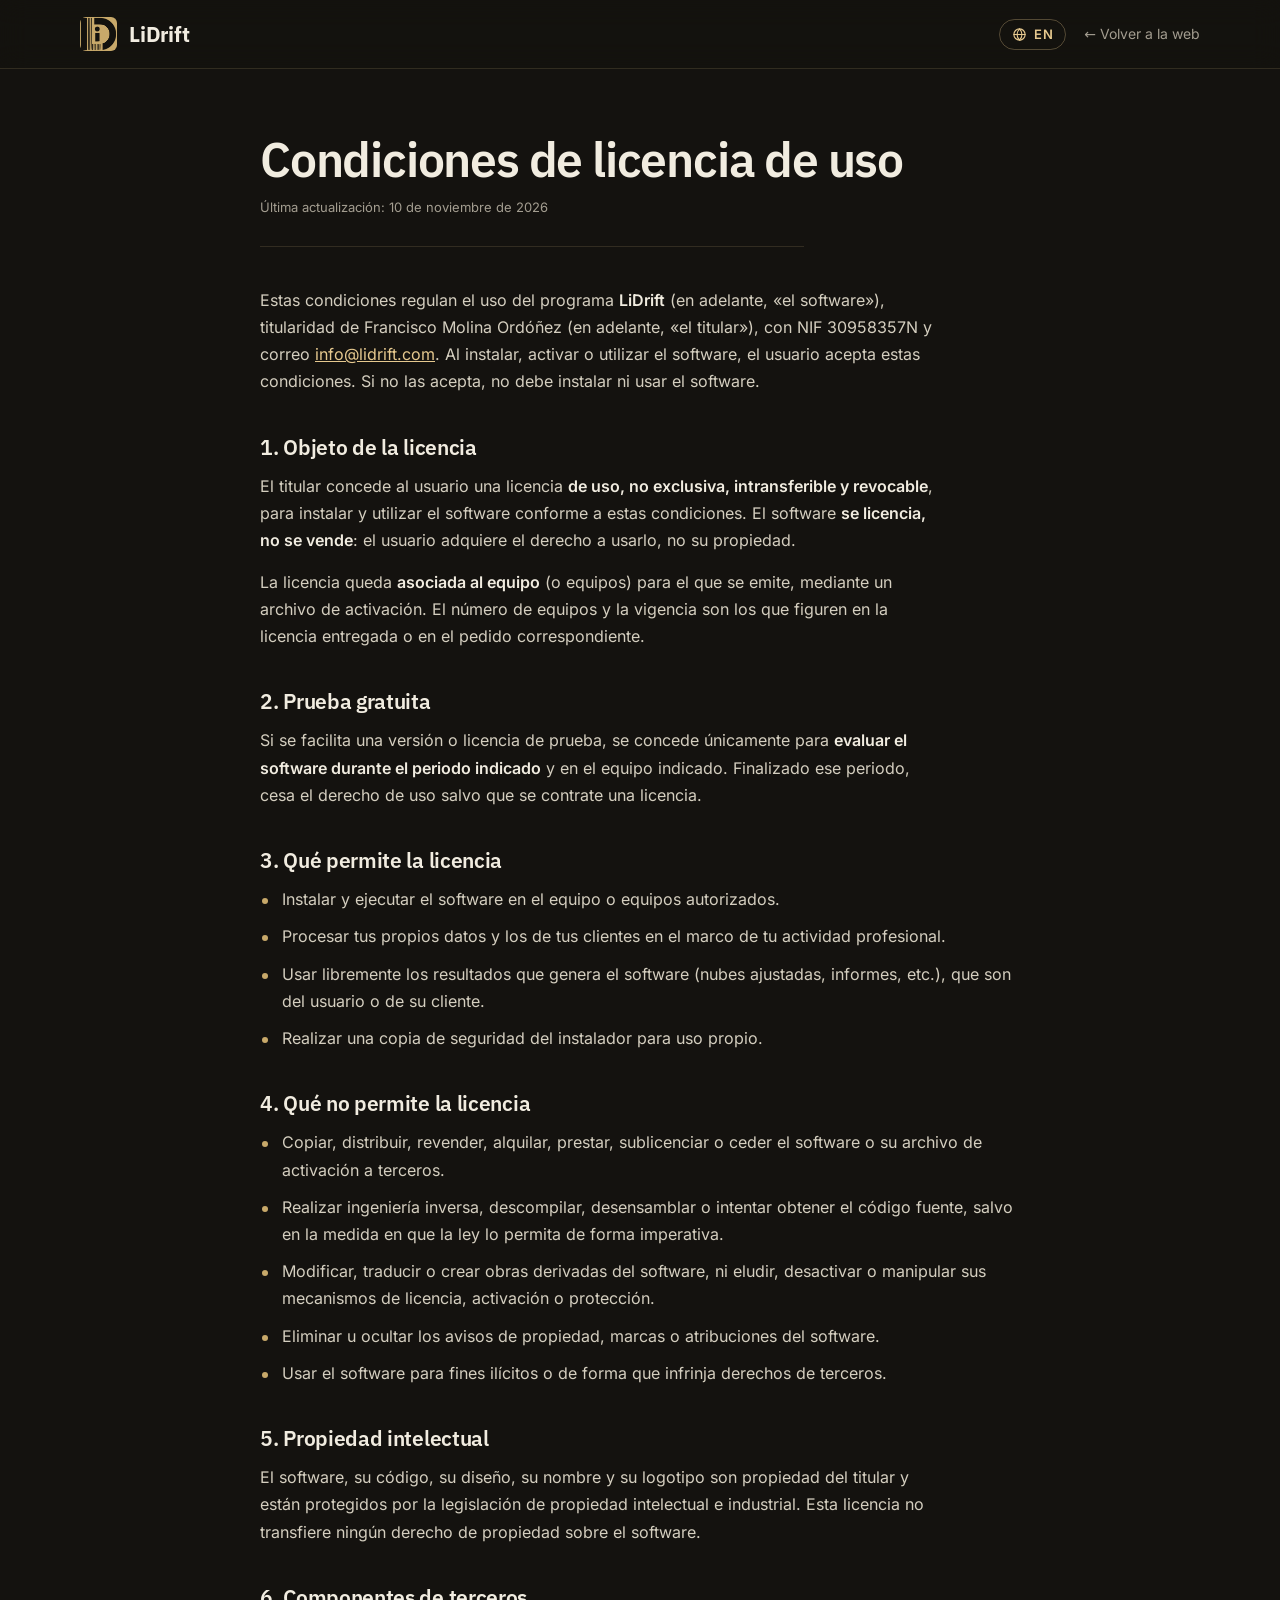
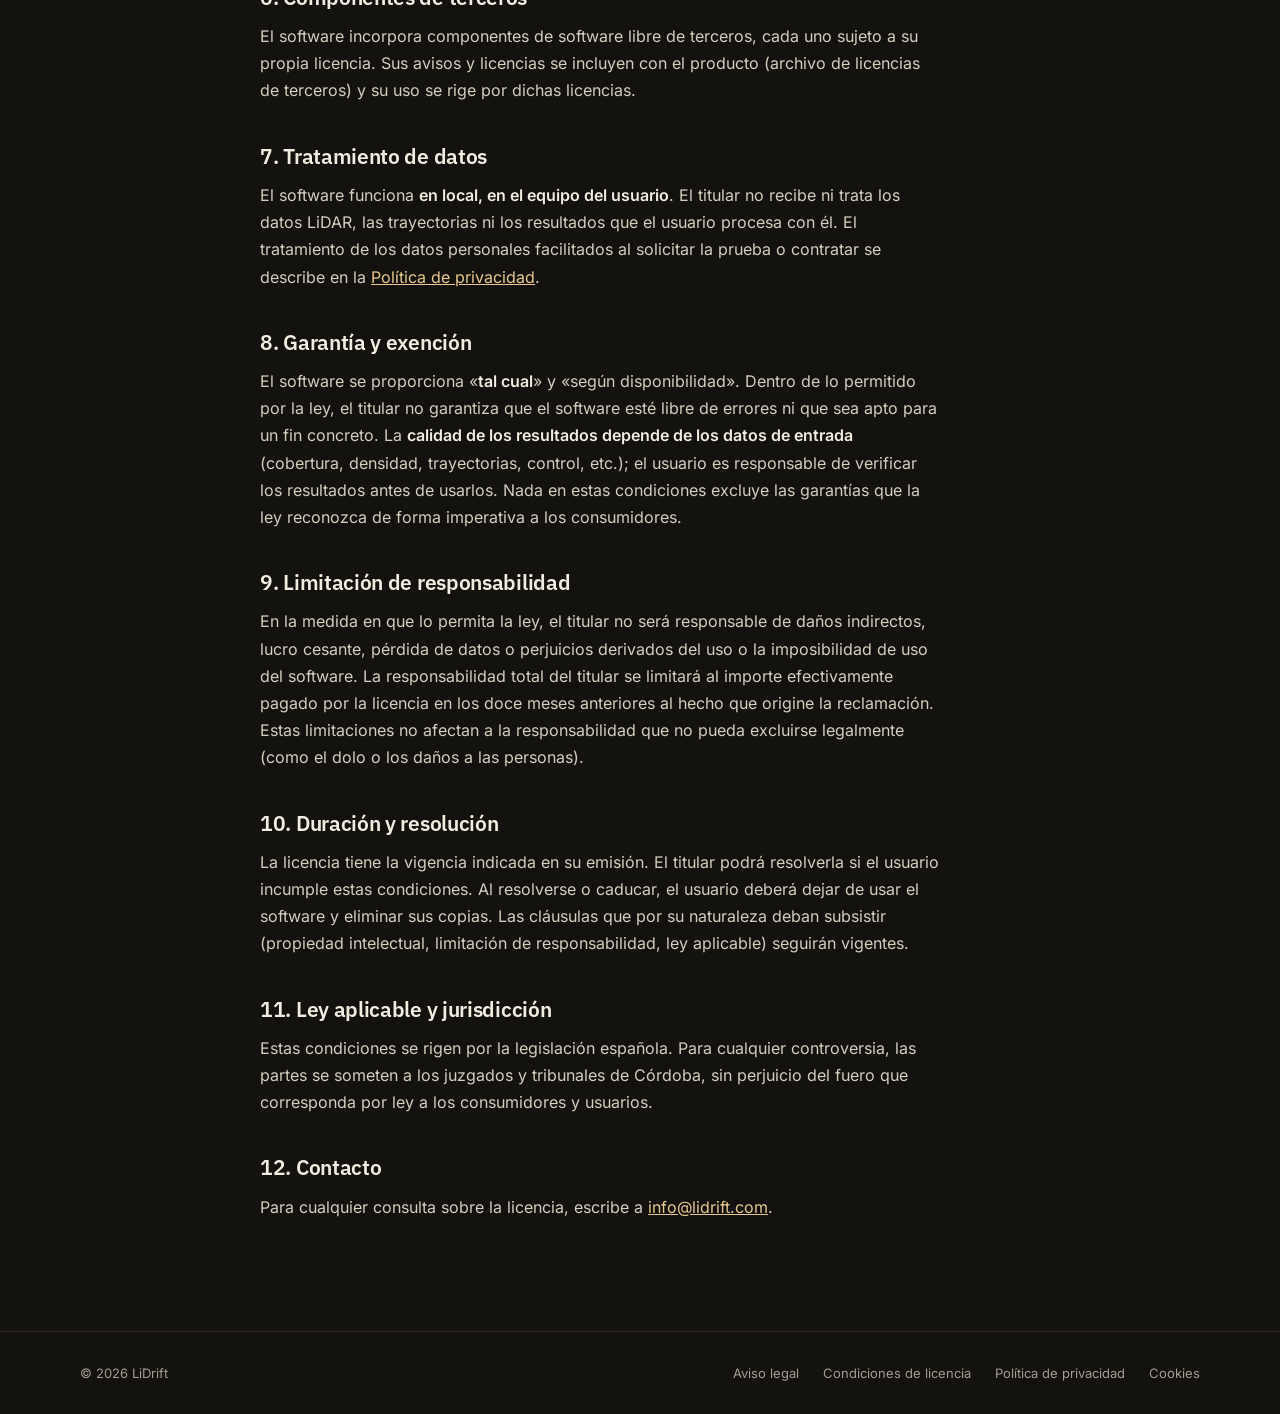
<file: es/condiciones-licencia.html>
<!DOCTYPE html>
<html lang="es">
<head>
<meta charset="utf-8">
<meta name="viewport" content="width=device-width, initial-scale=1">
<title>Condiciones de licencia de uso | LiDrift</title>
<meta name="description" content="Condiciones de licencia de uso del software LiDrift: qué permite la licencia, qué no, garantía, responsabilidad y ley aplicable.">
<meta name="theme-color" content="#14120f">
<link rel="canonical" href="https://lidrift.com/es/condiciones-licencia.html">
<link rel="alternate" hreflang="en" href="https://lidrift.com/license-terms.html">
<link rel="alternate" hreflang="es" href="https://lidrift.com/es/condiciones-licencia.html">
<link rel="alternate" hreflang="x-default" href="https://lidrift.com/license-terms.html">
<link rel="icon" type="image/png" href="../icon.png">
<link rel="preload" href="../fonts/inter-latin-400-normal.woff2" as="font" type="font/woff2" crossorigin>
<style>
@font-face{font-family:"Inter";font-style:normal;font-weight:400;font-display:swap;src:url("../fonts/inter-latin-400-normal.woff2") format("woff2")}
@font-face{font-family:"Inter";font-style:normal;font-weight:500;font-display:swap;src:url("../fonts/inter-latin-500-normal.woff2") format("woff2")}
@font-face{font-family:"Inter";font-style:normal;font-weight:600;font-display:swap;src:url("../fonts/inter-latin-600-normal.woff2") format("woff2")}
@font-face{font-family:"IBM Plex Sans";font-style:normal;font-weight:500;font-display:swap;src:url("../fonts/ibm-plex-sans-latin-500-normal.woff2") format("woff2")}
@font-face{font-family:"IBM Plex Sans";font-style:normal;font-weight:600;font-display:swap;src:url("../fonts/ibm-plex-sans-latin-600-normal.woff2") format("woff2")}
@font-face{font-family:"IBM Plex Sans";font-style:normal;font-weight:700;font-display:swap;src:url("../fonts/ibm-plex-sans-latin-700-normal.woff2") format("woff2")}
</style>
<link rel="stylesheet" href="../legal.css">
</head>
<body>
<header>
  <div class="wrap bar">
    <a class="brand" href="./"><img src="../logo.png" alt="">LiDrift</a>
    <div class="bar-r"><a class="lang" href="../license-terms.html" hreflang="en" lang="en" title="English" aria-label="View this site in English"><svg viewBox="0 0 24 24" fill="none" stroke="currentColor" stroke-width="1.8" stroke-linecap="round" stroke-linejoin="round" aria-hidden="true"><circle cx="12" cy="12" r="9"/><path d="M3 12h18M12 3c2.6 2.7 3.9 5.7 3.9 9s-1.3 6.3-3.9 9c-2.6-2.7-3.9-5.7-3.9-9S9.4 5.7 12 3z"/></svg>EN</a><a class="back" href="./">← <span class="bk-lg">Volver a la web</span><span class="bk-sm">Volver</span></a></div>
  </div>
</header>
<main class="wrap doc">
  <h1>Condiciones de licencia de uso</h1>
  <p class="upd">Última actualización: 10 de noviembre de 2026</p>

  <p>Estas condiciones regulan el uso del programa <strong>LiDrift</strong> (en adelante, «el software»), titularidad de Francisco Molina Ordóñez (en adelante, «el titular»), con NIF 30958357N y correo <a href="mailto:info@lidrift.com">info@lidrift.com</a>. Al instalar, activar o utilizar el software, el usuario acepta estas condiciones. Si no las acepta, no debe instalar ni usar el software.</p>

  <h2>1. Objeto de la licencia</h2>
  <p>El titular concede al usuario una licencia <strong>de uso, no exclusiva, intransferible y revocable</strong>, para instalar y utilizar el software conforme a estas condiciones. El software <strong>se licencia, no se vende</strong>: el usuario adquiere el derecho a usarlo, no su propiedad.</p>
  <p>La licencia queda <strong>asociada al equipo</strong> (o equipos) para el que se emite, mediante un archivo de activación. El número de equipos y la vigencia son los que figuren en la licencia entregada o en el pedido correspondiente.</p>

  <h2>2. Prueba gratuita</h2>
  <p>Si se facilita una versión o licencia de prueba, se concede únicamente para <strong>evaluar el software durante el periodo indicado</strong> y en el equipo indicado. Finalizado ese periodo, cesa el derecho de uso salvo que se contrate una licencia.</p>

  <h2>3. Qué permite la licencia</h2>
  <ul>
    <li>Instalar y ejecutar el software en el equipo o equipos autorizados.</li>
    <li>Procesar tus propios datos y los de tus clientes en el marco de tu actividad profesional.</li>
    <li>Usar libremente los resultados que genera el software (nubes ajustadas, informes, etc.), que son del usuario o de su cliente.</li>
    <li>Realizar una copia de seguridad del instalador para uso propio.</li>
  </ul>

  <h2>4. Qué no permite la licencia</h2>
  <ul>
    <li>Copiar, distribuir, revender, alquilar, prestar, sublicenciar o ceder el software o su archivo de activación a terceros.</li>
    <li>Realizar ingeniería inversa, descompilar, desensamblar o intentar obtener el código fuente, salvo en la medida en que la ley lo permita de forma imperativa.</li>
    <li>Modificar, traducir o crear obras derivadas del software, ni eludir, desactivar o manipular sus mecanismos de licencia, activación o protección.</li>
    <li>Eliminar u ocultar los avisos de propiedad, marcas o atribuciones del software.</li>
    <li>Usar el software para fines ilícitos o de forma que infrinja derechos de terceros.</li>
  </ul>

  <h2>5. Propiedad intelectual</h2>
  <p>El software, su código, su diseño, su nombre y su logotipo son propiedad del titular y están protegidos por la legislación de propiedad intelectual e industrial. Esta licencia no transfiere ningún derecho de propiedad sobre el software.</p>

  <h2>6. Componentes de terceros</h2>
  <p>El software incorpora componentes de software libre de terceros, cada uno sujeto a su propia licencia. Sus avisos y licencias se incluyen con el producto (archivo de licencias de terceros) y su uso se rige por dichas licencias.</p>

  <h2>7. Tratamiento de datos</h2>
  <p>El software funciona <strong>en local, en el equipo del usuario</strong>. El titular no recibe ni trata los datos LiDAR, las trayectorias ni los resultados que el usuario procesa con él. El tratamiento de los datos personales facilitados al solicitar la prueba o contratar se describe en la <a href="privacidad.html">Política de privacidad</a>.</p>

  <h2>8. Garantía y exención</h2>
  <p>El software se proporciona «<strong>tal cual</strong>» y «según disponibilidad». Dentro de lo permitido por la ley, el titular no garantiza que el software esté libre de errores ni que sea apto para un fin concreto. La <strong>calidad de los resultados depende de los datos de entrada</strong> (cobertura, densidad, trayectorias, control, etc.); el usuario es responsable de verificar los resultados antes de usarlos. Nada en estas condiciones excluye las garantías que la ley reconozca de forma imperativa a los consumidores.</p>

  <h2>9. Limitación de responsabilidad</h2>
  <p>En la medida en que lo permita la ley, el titular no será responsable de daños indirectos, lucro cesante, pérdida de datos o perjuicios derivados del uso o la imposibilidad de uso del software. La responsabilidad total del titular se limitará al importe efectivamente pagado por la licencia en los doce meses anteriores al hecho que origine la reclamación. Estas limitaciones no afectan a la responsabilidad que no pueda excluirse legalmente (como el dolo o los daños a las personas).</p>

  <h2>10. Duración y resolución</h2>
  <p>La licencia tiene la vigencia indicada en su emisión. El titular podrá resolverla si el usuario incumple estas condiciones. Al resolverse o caducar, el usuario deberá dejar de usar el software y eliminar sus copias. Las cláusulas que por su naturaleza deban subsistir (propiedad intelectual, limitación de responsabilidad, ley aplicable) seguirán vigentes.</p>

  <h2>11. Ley aplicable y jurisdicción</h2>
  <p>Estas condiciones se rigen por la legislación española. Para cualquier controversia, las partes se someten a los juzgados y tribunales de Córdoba, sin perjuicio del fuero que corresponda por ley a los consumidores y usuarios.</p>

  <h2>12. Contacto</h2>
  <p>Para cualquier consulta sobre la licencia, escribe a <a href="mailto:info@lidrift.com">info@lidrift.com</a>.</p>
</main>
<footer>
  <div class="wrap">
    <span>© 2026 LiDrift</span>
    <nav aria-label="Legal"><a href="aviso-legal.html">Aviso legal</a><a href="condiciones-licencia.html">Condiciones de licencia</a><a href="privacidad.html">Política de privacidad</a><a href="privacidad.html#cookies">Cookies</a></nav>
  </div>
</footer>
</body>
</html>
</file>
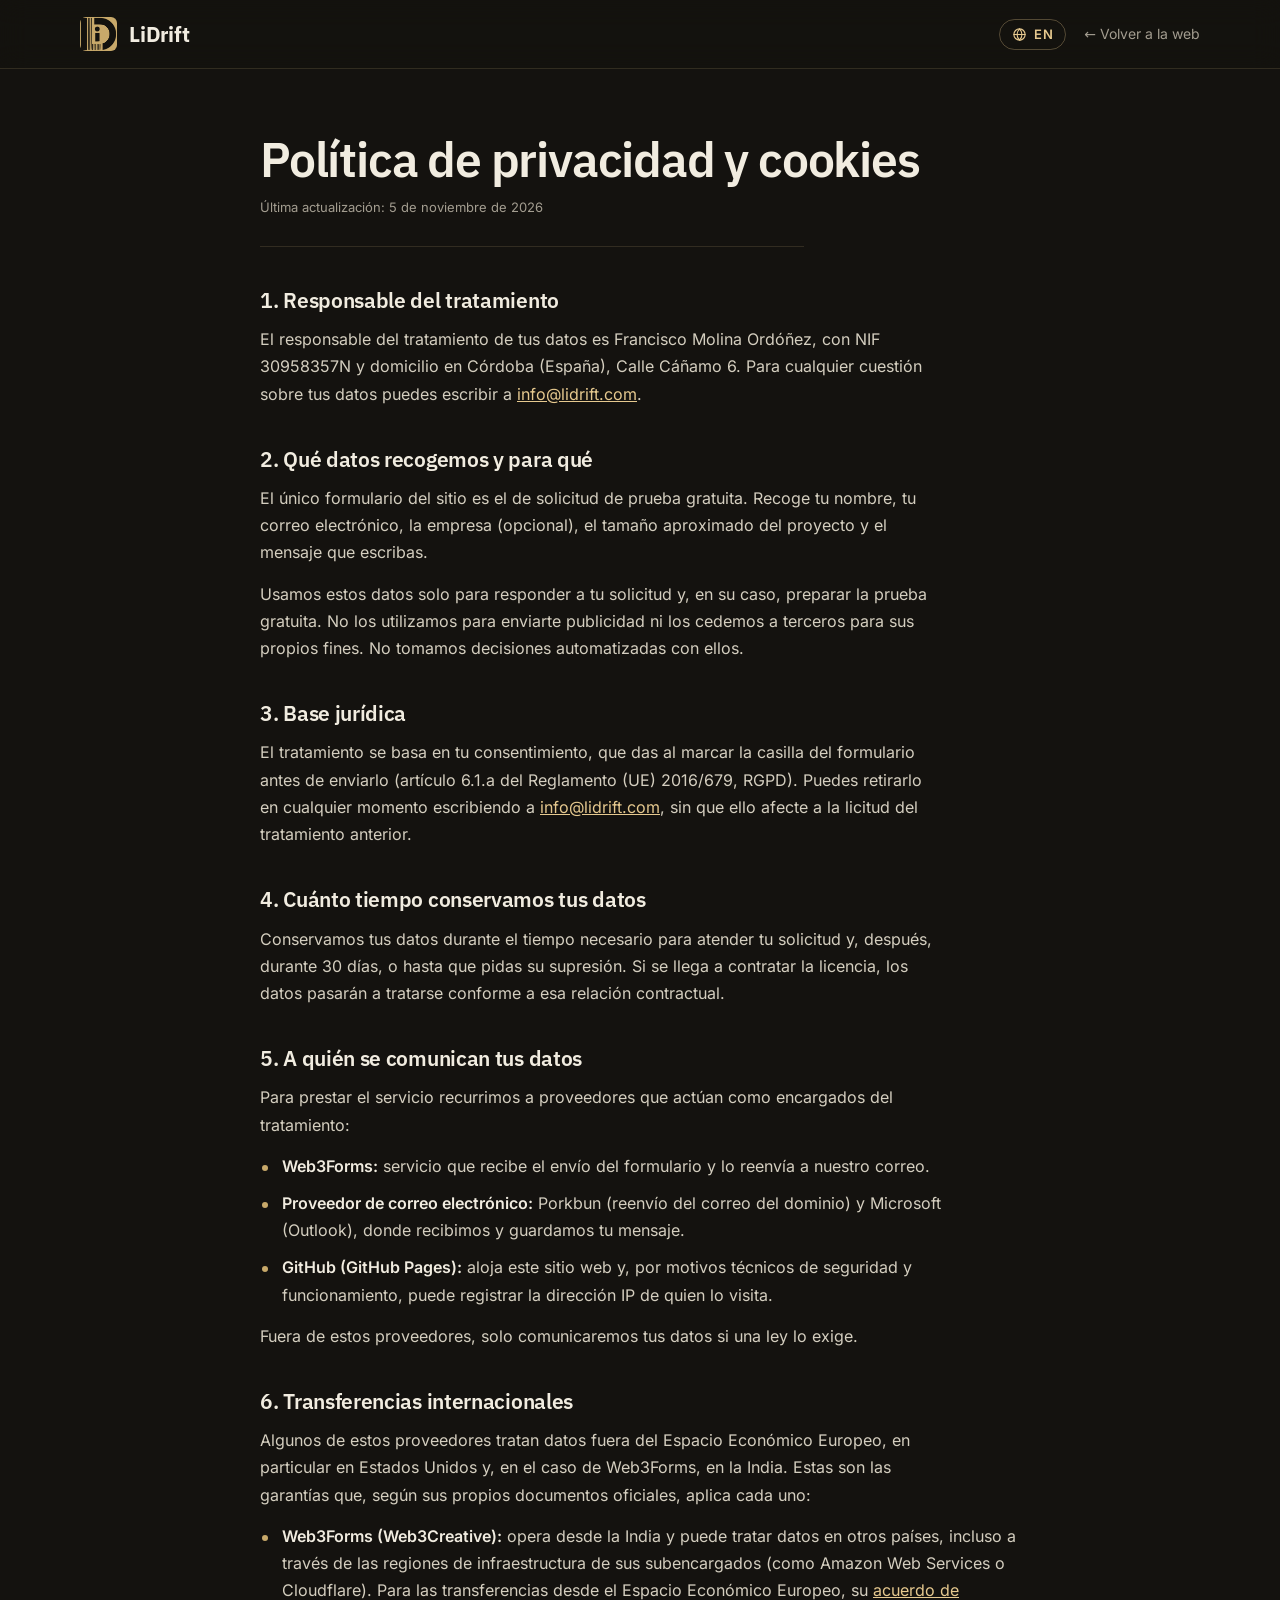
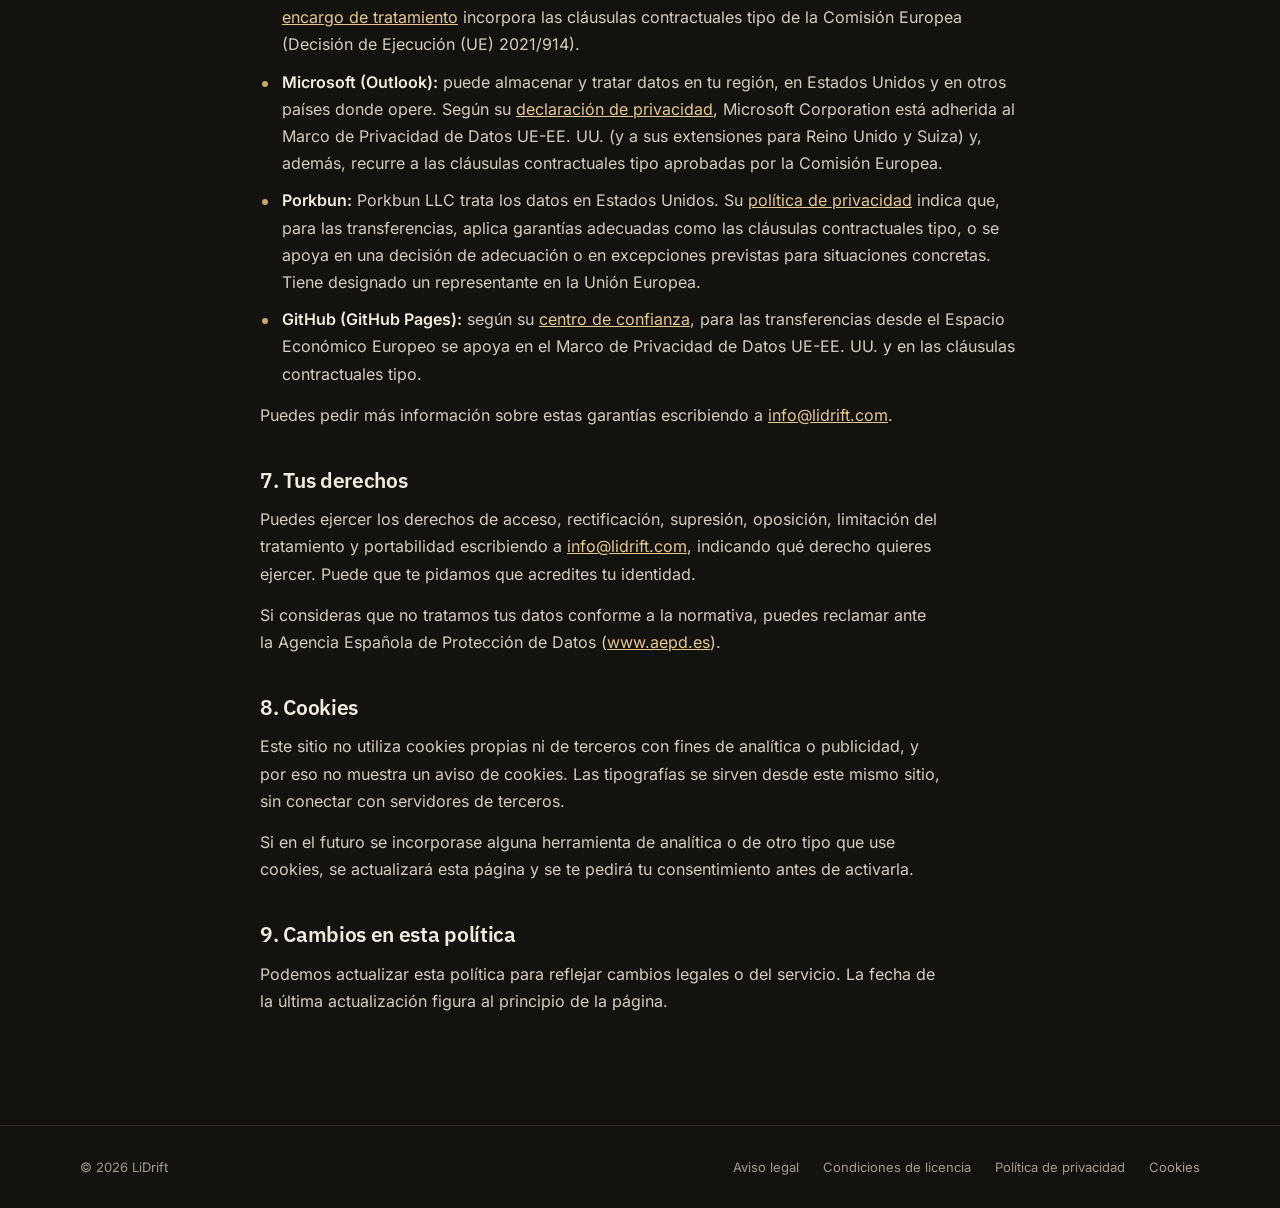
<file: es/privacidad.html>
<!DOCTYPE html>
<html lang="es">
<head>
<meta charset="utf-8">
<meta name="viewport" content="width=device-width, initial-scale=1">
<title>Política de privacidad y cookies | LiDrift</title>
<meta name="description" content="Política de privacidad y cookies de LiDrift: qué datos recoge el formulario, para qué se usan, durante cuánto tiempo y cómo ejercer tus derechos.">
<meta name="theme-color" content="#14120f">
<link rel="canonical" href="https://lidrift.com/es/privacidad.html">
<link rel="alternate" hreflang="en" href="https://lidrift.com/privacy.html">
<link rel="alternate" hreflang="es" href="https://lidrift.com/es/privacidad.html">
<link rel="alternate" hreflang="x-default" href="https://lidrift.com/privacy.html">
<link rel="icon" type="image/png" href="../icon.png">
<link rel="preload" href="../fonts/inter-latin-400-normal.woff2" as="font" type="font/woff2" crossorigin>
<style>
@font-face{font-family:"Inter";font-style:normal;font-weight:400;font-display:swap;src:url("../fonts/inter-latin-400-normal.woff2") format("woff2")}
@font-face{font-family:"Inter";font-style:normal;font-weight:500;font-display:swap;src:url("../fonts/inter-latin-500-normal.woff2") format("woff2")}
@font-face{font-family:"Inter";font-style:normal;font-weight:600;font-display:swap;src:url("../fonts/inter-latin-600-normal.woff2") format("woff2")}
@font-face{font-family:"IBM Plex Sans";font-style:normal;font-weight:500;font-display:swap;src:url("../fonts/ibm-plex-sans-latin-500-normal.woff2") format("woff2")}
@font-face{font-family:"IBM Plex Sans";font-style:normal;font-weight:600;font-display:swap;src:url("../fonts/ibm-plex-sans-latin-600-normal.woff2") format("woff2")}
@font-face{font-family:"IBM Plex Sans";font-style:normal;font-weight:700;font-display:swap;src:url("../fonts/ibm-plex-sans-latin-700-normal.woff2") format("woff2")}
</style>
<link rel="stylesheet" href="../legal.css">
</head>
<body>
<header>
  <div class="wrap bar">
    <a class="brand" href="./"><img src="../logo.png" alt="">LiDrift</a>
    <div class="bar-r"><a class="lang" href="../privacy.html" hreflang="en" lang="en" title="English" aria-label="View this site in English"><svg viewBox="0 0 24 24" fill="none" stroke="currentColor" stroke-width="1.8" stroke-linecap="round" stroke-linejoin="round" aria-hidden="true"><circle cx="12" cy="12" r="9"/><path d="M3 12h18M12 3c2.6 2.7 3.9 5.7 3.9 9s-1.3 6.3-3.9 9c-2.6-2.7-3.9-5.7-3.9-9S9.4 5.7 12 3z"/></svg>EN</a><a class="back" href="./">← <span class="bk-lg">Volver a la web</span><span class="bk-sm">Volver</span></a></div>
  </div>
</header>
<main class="wrap doc">
  <h1>Política de privacidad y cookies</h1>
  <p class="upd">Última actualización: 5 de noviembre de 2026</p>
  <h2>1. Responsable del tratamiento</h2>
  <p>El responsable del tratamiento de tus datos es Francisco Molina Ordóñez, con NIF 30958357N y domicilio en Córdoba (España), Calle Cáñamo 6. Para cualquier cuestión sobre tus datos puedes escribir a <a href="mailto:info@lidrift.com">info@lidrift.com</a>.</p>

  <h2>2. Qué datos recogemos y para qué</h2>
  <p>El único formulario del sitio es el de solicitud de prueba gratuita. Recoge tu nombre, tu correo electrónico, la empresa (opcional), el tamaño aproximado del proyecto y el mensaje que escribas.</p>
  <p>Usamos estos datos solo para responder a tu solicitud y, en su caso, preparar la prueba gratuita. No los utilizamos para enviarte publicidad ni los cedemos a terceros para sus propios fines. No tomamos decisiones automatizadas con ellos.</p>

  <h2>3. Base jurídica</h2>
  <p>El tratamiento se basa en tu consentimiento, que das al marcar la casilla del formulario antes de enviarlo (artículo 6.1.a del Reglamento (UE) 2016/679, RGPD). Puedes retirarlo en cualquier momento escribiendo a <a href="mailto:info@lidrift.com">info@lidrift.com</a>, sin que ello afecte a la licitud del tratamiento anterior.</p>

  <h2>4. Cuánto tiempo conservamos tus datos</h2>
  <p>Conservamos tus datos durante el tiempo necesario para atender tu solicitud y, después, durante 30 días, o hasta que pidas su supresión. Si se llega a contratar la licencia, los datos pasarán a tratarse conforme a esa relación contractual.</p>

  <h2>5. A quién se comunican tus datos</h2>
  <p>Para prestar el servicio recurrimos a proveedores que actúan como encargados del tratamiento:</p>
  <ul>
    <li><strong>Web3Forms:</strong> servicio que recibe el envío del formulario y lo reenvía a nuestro correo.</li>
    <li><strong>Proveedor de correo electrónico:</strong> Porkbun (reenvío del correo del dominio) y Microsoft (Outlook), donde recibimos y guardamos tu mensaje.</li>
    <li><strong>GitHub (GitHub Pages):</strong> aloja este sitio web y, por motivos técnicos de seguridad y funcionamiento, puede registrar la dirección IP de quien lo visita.</li>
  </ul>
  <p>Fuera de estos proveedores, solo comunicaremos tus datos si una ley lo exige.</p>

  <h2>6. Transferencias internacionales</h2>
  <p>Algunos de estos proveedores tratan datos fuera del Espacio Económico Europeo, en particular en Estados Unidos y, en el caso de Web3Forms, en la India. Estas son las garantías que, según sus propios documentos oficiales, aplica cada uno:</p>
  <ul>
    <li><strong>Web3Forms (Web3Creative):</strong> opera desde la India y puede tratar datos en otros países, incluso a través de las regiones de infraestructura de sus subencargados (como Amazon Web Services o Cloudflare). Para las transferencias desde el Espacio Económico Europeo, su <a href="https://web3forms.com/dpa" rel="noopener">acuerdo de encargo de tratamiento</a> incorpora las cláusulas contractuales tipo de la Comisión Europea (Decisión de Ejecución (UE) 2021/914).</li>
    <li><strong>Microsoft (Outlook):</strong> puede almacenar y tratar datos en tu región, en Estados Unidos y en otros países donde opere. Según su <a href="https://www.microsoft.com/en-us/privacy/privacystatement" rel="noopener">declaración de privacidad</a>, Microsoft Corporation está adherida al Marco de Privacidad de Datos UE-EE. UU. (y a sus extensiones para Reino Unido y Suiza) y, además, recurre a las cláusulas contractuales tipo aprobadas por la Comisión Europea.</li>
    <li><strong>Porkbun:</strong> Porkbun LLC trata los datos en Estados Unidos. Su <a href="https://porkbun.com/legal/agreement/privacy_policy" rel="noopener">política de privacidad</a> indica que, para las transferencias, aplica garantías adecuadas como las cláusulas contractuales tipo, o se apoya en una decisión de adecuación o en excepciones previstas para situaciones concretas. Tiene designado un representante en la Unión Europea.</li>
    <li><strong>GitHub (GitHub Pages):</strong> según su <a href="https://github.com/trust-center/privacy" rel="noopener">centro de confianza</a>, para las transferencias desde el Espacio Económico Europeo se apoya en el Marco de Privacidad de Datos UE-EE. UU. y en las cláusulas contractuales tipo.</li>
  </ul>
  <p>Puedes pedir más información sobre estas garantías escribiendo a <a href="mailto:info@lidrift.com">info@lidrift.com</a>.</p>

  <h2>7. Tus derechos</h2>
  <p>Puedes ejercer los derechos de acceso, rectificación, supresión, oposición, limitación del tratamiento y portabilidad escribiendo a <a href="mailto:info@lidrift.com">info@lidrift.com</a>, indicando qué derecho quieres ejercer. Puede que te pidamos que acredites tu identidad.</p>
  <p>Si consideras que no tratamos tus datos conforme a la normativa, puedes reclamar ante la Agencia Española de Protección de Datos (<a href="https://www.aepd.es" rel="noopener">www.aepd.es</a>).</p>

  <h2 id="cookies">8. Cookies</h2>
  <p>Este sitio no utiliza cookies propias ni de terceros con fines de analítica o publicidad, y por eso no muestra un aviso de cookies. Las tipografías se sirven desde este mismo sitio, sin conectar con servidores de terceros.</p>
  <p>Si en el futuro se incorporase alguna herramienta de analítica o de otro tipo que use cookies, se actualizará esta página y se te pedirá tu consentimiento antes de activarla.</p>

  <h2>9. Cambios en esta política</h2>
  <p>Podemos actualizar esta política para reflejar cambios legales o del servicio. La fecha de la última actualización figura al principio de la página.</p>
</main>
<footer>
  <div class="wrap">
    <span>© 2026 LiDrift</span>
    <nav aria-label="Legal"><a href="aviso-legal.html">Aviso legal</a><a href="condiciones-licencia.html">Condiciones de licencia</a><a href="privacidad.html">Política de privacidad</a><a href="privacidad.html#cookies">Cookies</a></nav>
  </div>
</footer>
</body>
</html>
</file>
<file: legal.css>
*{box-sizing:border-box;margin:0;padding:0}
:root{--bg:#14120f;--bg-2:#1b1814;--line:rgba(230,201,143,.14);--line-strong:rgba(230,201,143,.3);--gold:#c8a96a;--gold-light:#e6c98f;--text:#f1ece0;--muted:#a39d90;--display:"IBM Plex Sans",Inter,system-ui,sans-serif;--body:Inter,system-ui,-apple-system,"Segoe UI",sans-serif}
html{scroll-behavior:smooth;scroll-padding-top:84px}
body{font-family:var(--body);background:var(--bg);color:var(--text);line-height:1.7;-webkit-font-smoothing:antialiased;overflow-x:hidden}
a{color:var(--gold-light)}
:focus-visible{outline:2px solid var(--gold-light);outline-offset:3px;border-radius:6px}
.wrap{width:min(1120px,100% - 40px);margin-inline:auto}
header{position:sticky;top:0;z-index:50;background:rgba(20,18,15,.72);backdrop-filter:blur(14px);-webkit-backdrop-filter:blur(14px);border-bottom:1px solid var(--line)}
.bar{display:flex;align-items:center;justify-content:space-between;gap:20px;height:68px}
.brand{display:flex;align-items:center;gap:12px;text-decoration:none;color:var(--text);font:700 21px/1 var(--display);letter-spacing:-.2px}
.brand img{height:34px;width:auto;border-radius:6px;display:block}
.back{font-size:14px;color:var(--muted);text-decoration:none}
.back:hover{color:var(--gold-light)}
.bar-r{display:flex;align-items:center;gap:18px}
.lang{display:inline-flex;align-items:center;gap:7px;border:1px solid var(--line-strong);border-radius:99px;padding:7px 12px;font:600 13px/1 var(--body);letter-spacing:.4px;color:var(--gold-light);text-decoration:none;transition:background .2s,border-color .2s}
.lang svg{width:15px;height:15px;flex:none}
.lang:hover{border-color:var(--gold);background:rgba(200,169,106,.1)}
.back{white-space:nowrap}.bk-sm{display:none}
@media (max-width:520px){.bar-r{gap:12px}.bk-lg{display:none}.bk-sm{display:inline}}
.doc{max-width:760px;padding:64px 0 96px}
h1{font:600 clamp(32px,4.4vw,48px)/1.1 var(--display);letter-spacing:-1.2px;margin-bottom:10px}
.upd{font-size:13px;color:var(--muted);margin-bottom:40px;padding-bottom:28px;border-bottom:1px solid var(--line)}
h2{font:600 21px/1.3 var(--display);letter-spacing:-.3px;margin:38px 0 12px}
p,li{color:#d4cebf;font-size:16px}
p{margin-bottom:14px;max-width:68ch}
ul{margin:0 0 14px;padding-left:0;list-style:none;display:grid;gap:10px}
li{position:relative;padding-left:22px}
li:before{content:"";position:absolute;left:2px;top:.75em;width:6px;height:6px;border-radius:50%;background:var(--gold)}
strong{color:var(--text);font-weight:600}
mark.fill{background:rgba(240,165,143,.16);color:#f0a58f;border:1px dashed rgba(240,165,143,.5);border-radius:6px;padding:1px 7px;font-size:.92em}
footer{border-top:1px solid var(--line);padding:30px 0;font-size:13px;color:var(--muted)}
footer .wrap{display:flex;justify-content:space-between;align-items:center;gap:16px 28px;flex-wrap:wrap}
footer nav{display:flex;gap:8px 24px;flex-wrap:wrap}
footer a{color:var(--muted);text-decoration:none}
footer a:hover{color:var(--gold-light)}
@media (max-width:900px){.doc{padding:44px 0 64px}}
@media (prefers-reduced-motion:reduce){html{scroll-behavior:auto}}
</file>
